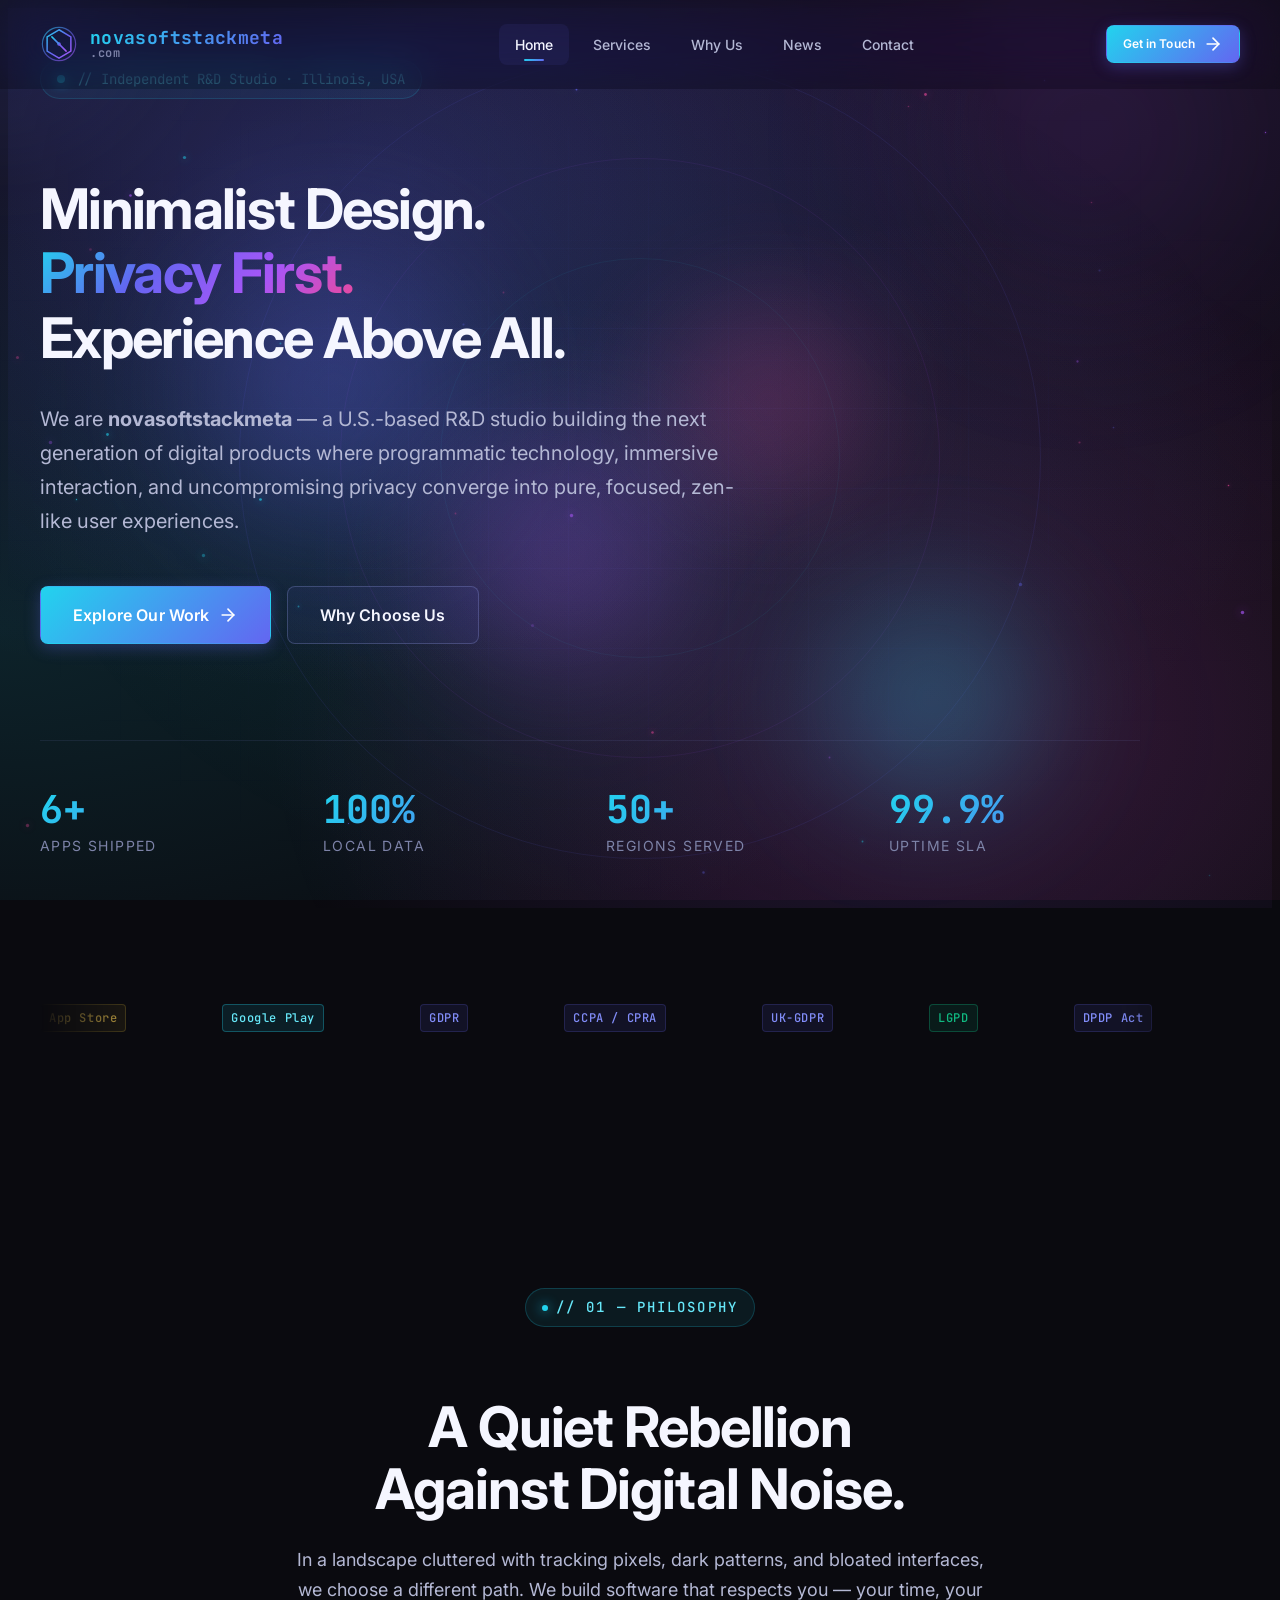
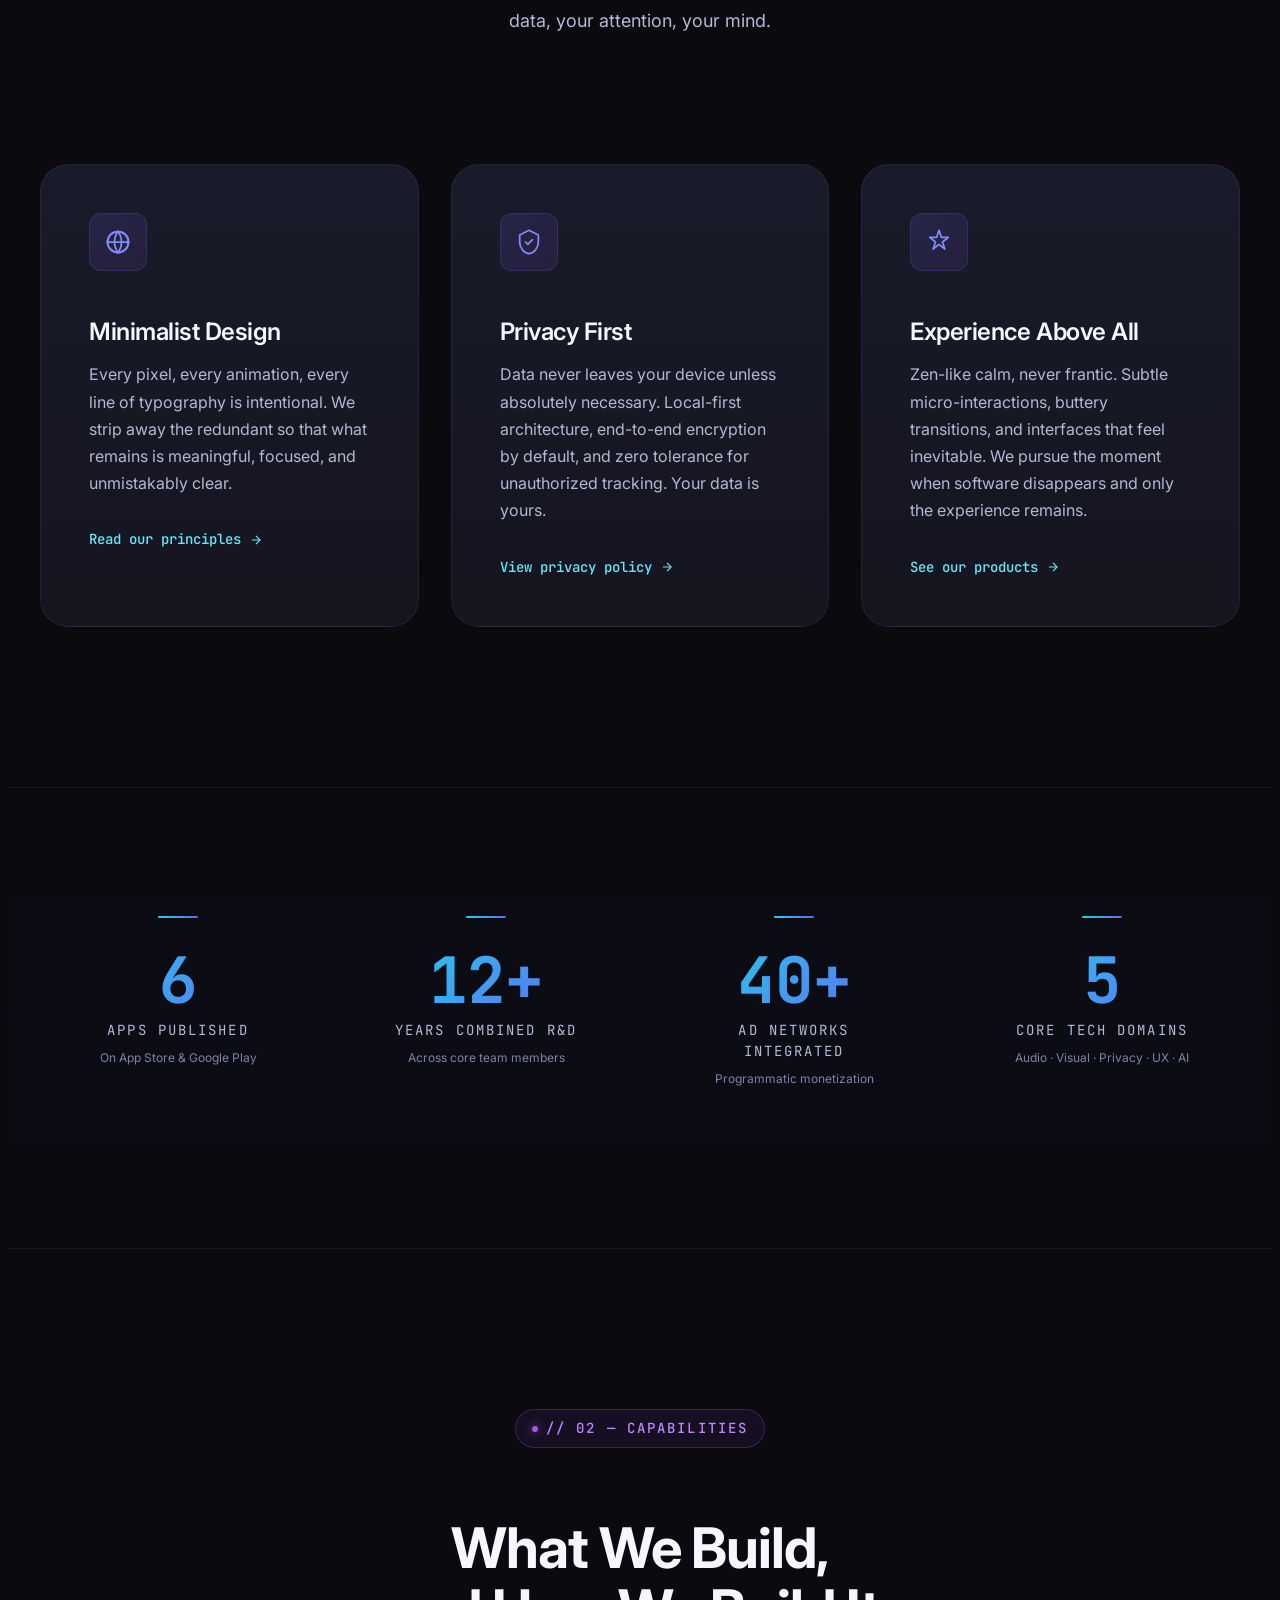
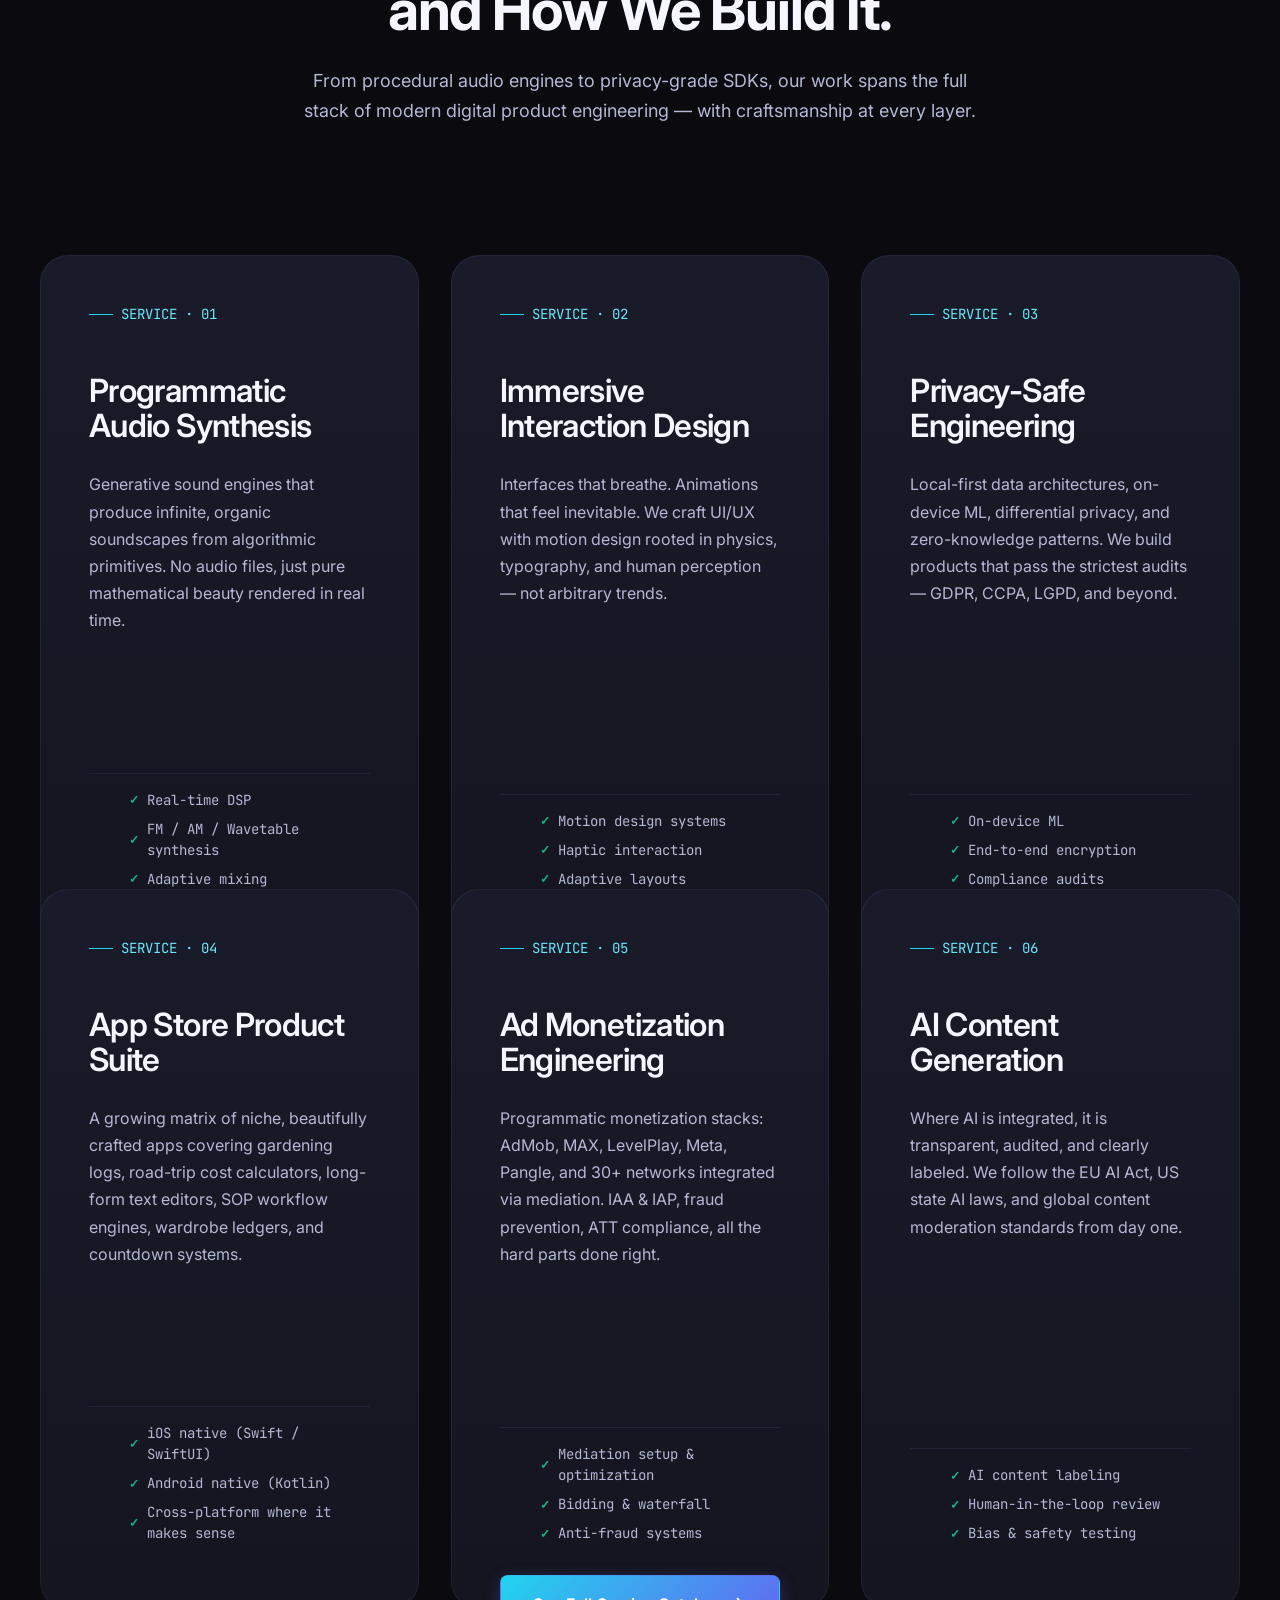
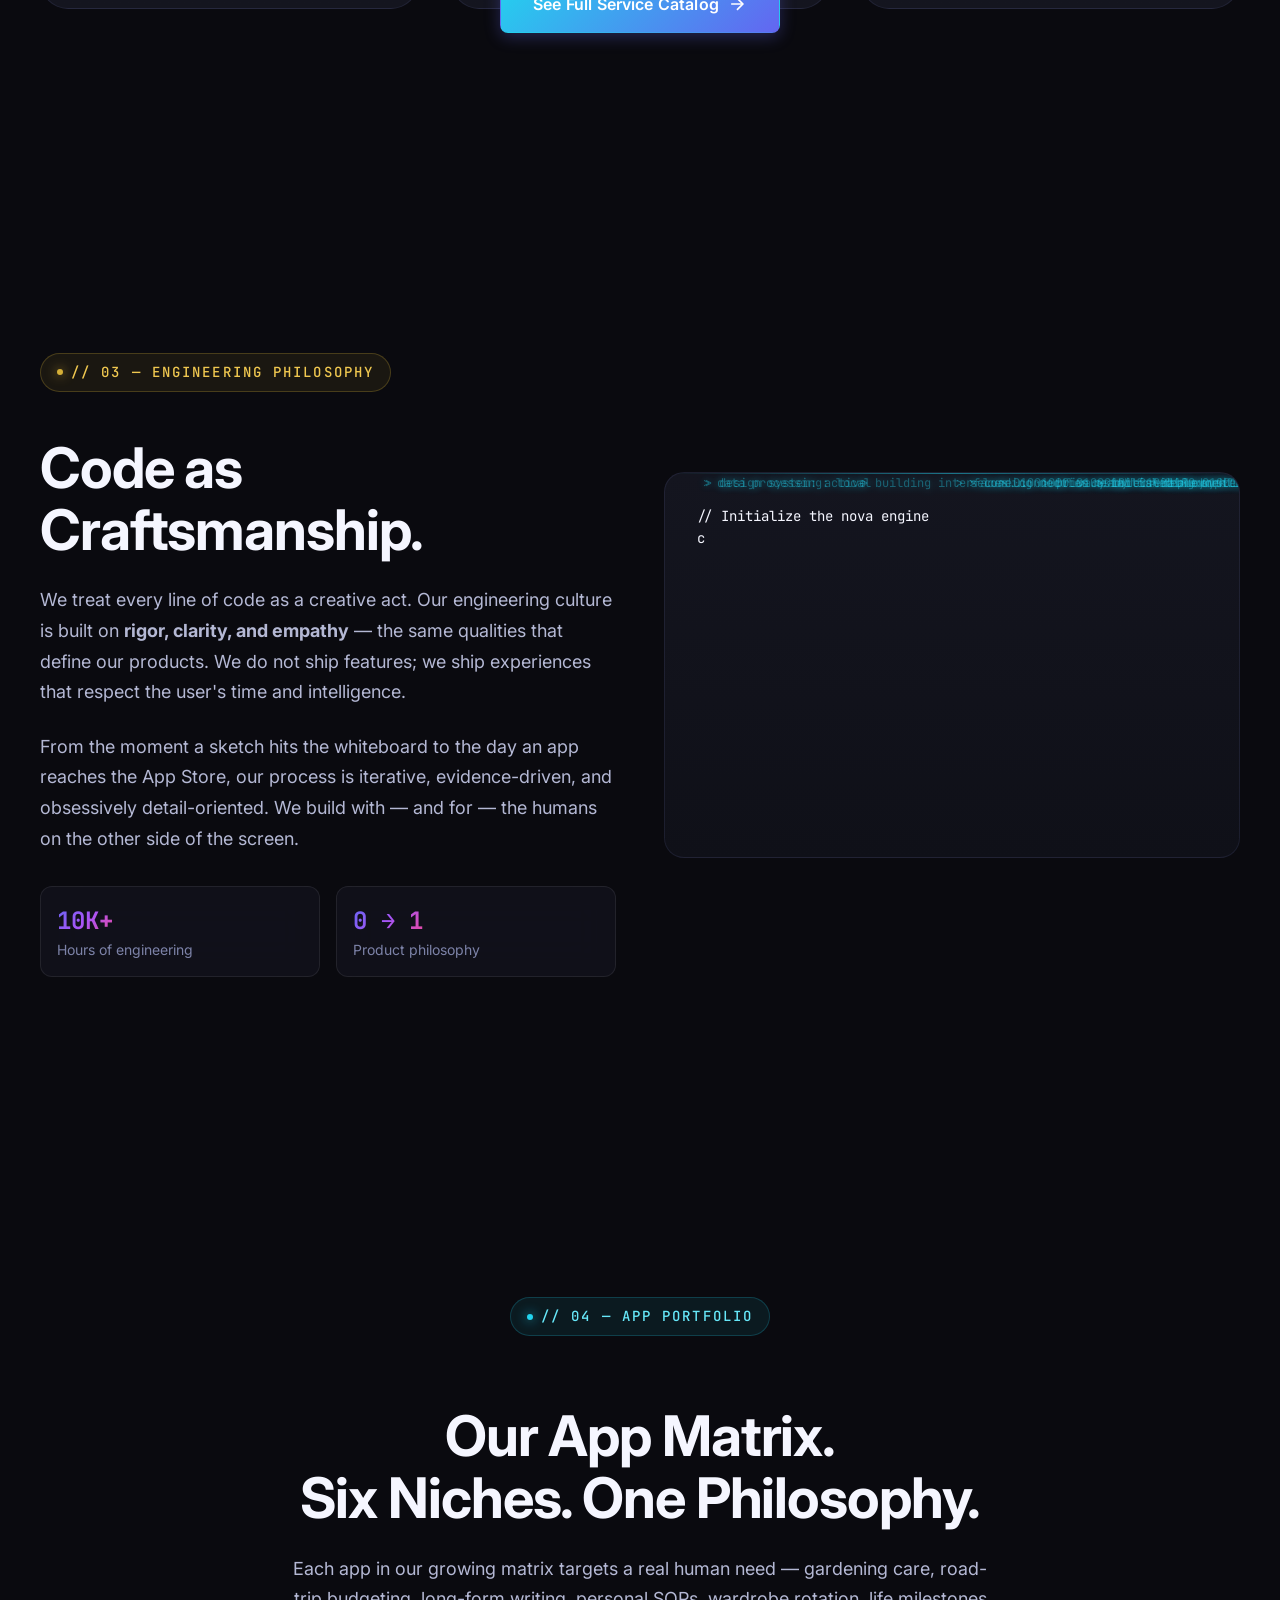
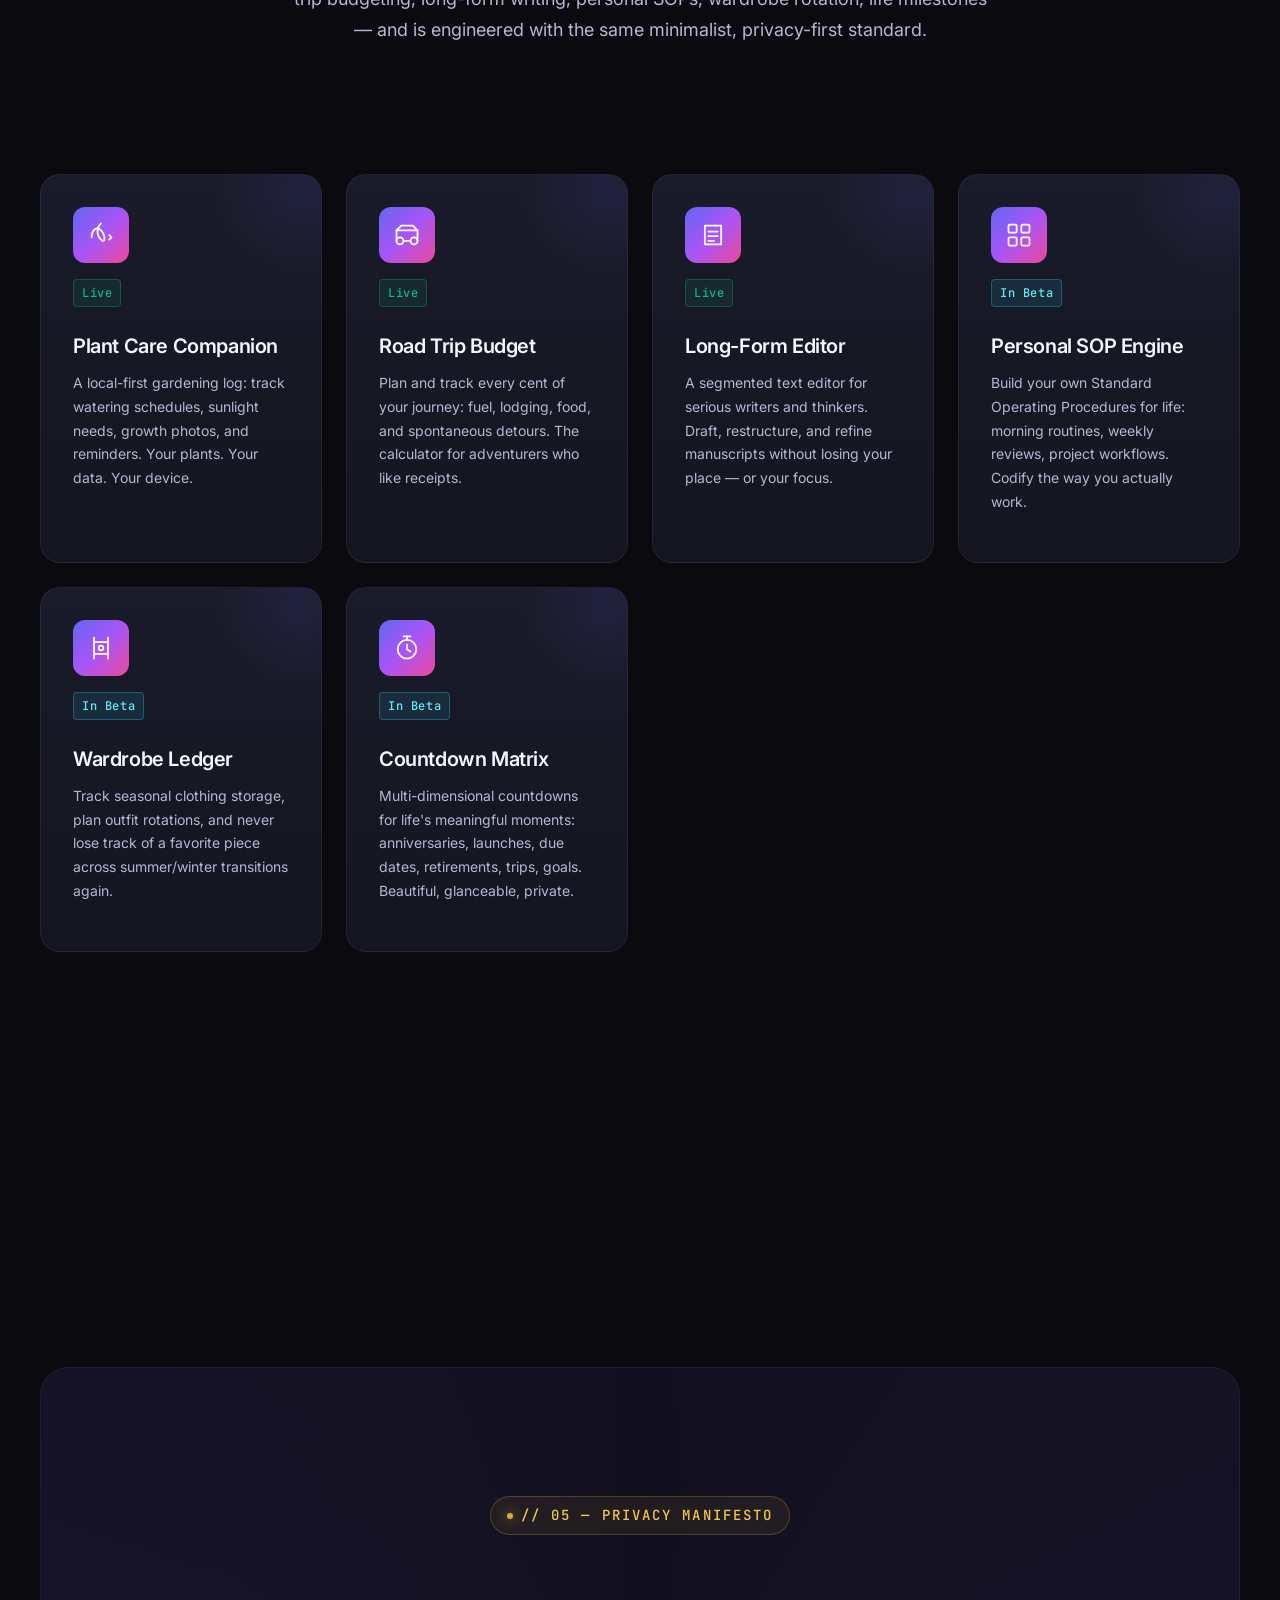
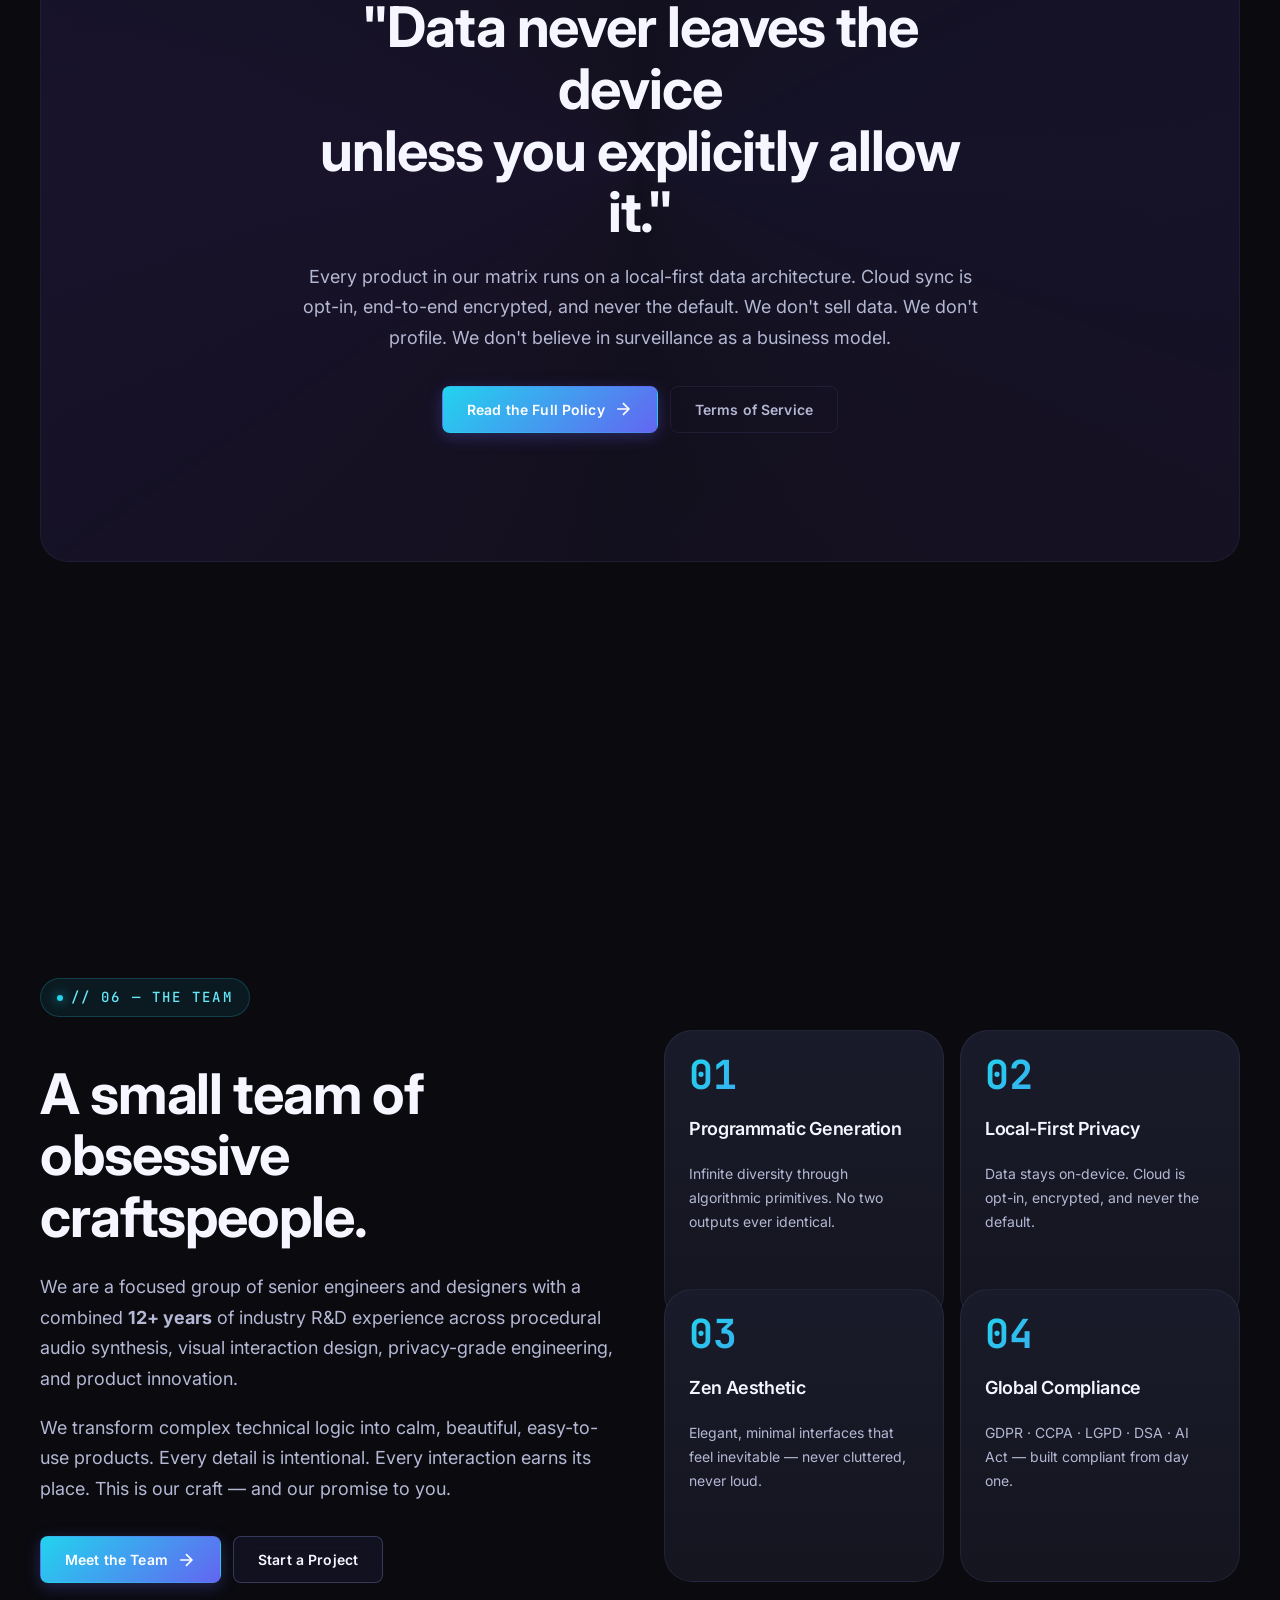
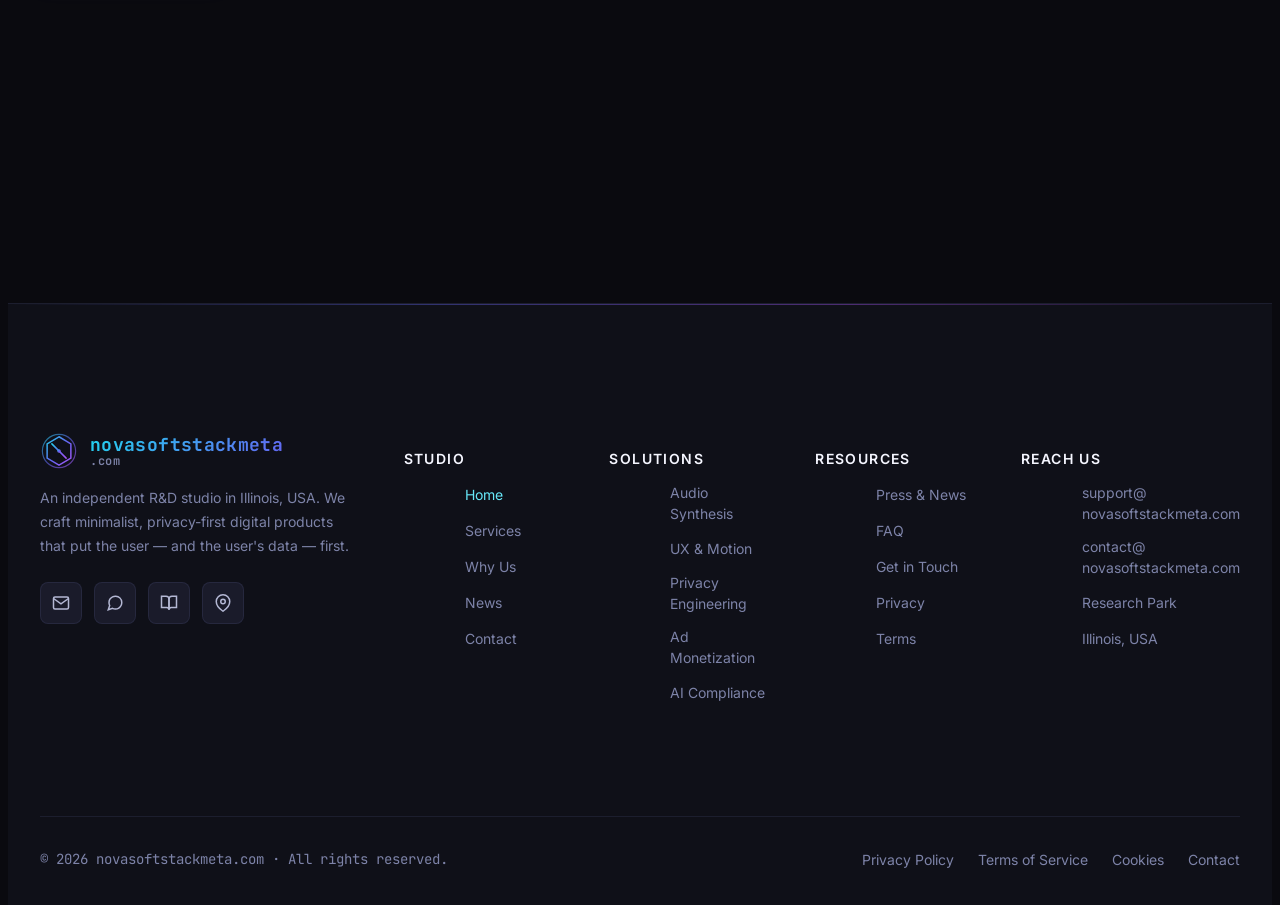
<file: index.html>
<!DOCTYPE html>
<html lang="en">
<head>
<meta charset="UTF-8">
<meta name="viewport" content="width=device-width, initial-scale=1.0, maximum-scale=5.0">
<meta name="theme-color" content="#0a0a0f">
<title>novasoftstackmeta.com — Minimalist Design · Privacy First · Innovation Studio</title>
<meta name="description" content="novasoftstackmeta.com is a U.S.-based R&D studio focused on programmatic technology, immersive interaction design, privacy-first engineering, and elegant local digital products. We craft minimalist apps that put user privacy and experience above all.">
<meta name="keywords" content="novasoftstackmeta, minimalist design, privacy first, programmatic technology, audio synthesis, immersive design, local-first apps, IAA, IAP, app development, R&D studio, Illinois, USA">
<meta name="author" content="novasoftstackmeta">
<meta name="robots" content="index, follow, max-image-preview:large, max-snippet:-1, max-video-preview:-1">
<meta name="googlebot" content="index, follow">
<meta name="rating" content="general">
<meta name="distribution" content="global">
<meta name="revisit-after" content="7 days">
<meta name="language" content="English">
<meta name="geo.region" content="US-IL">
<meta name="geo.placename" content="Illinois, USA">
<link rel="canonical" href="https://novasoftstackmeta.com/">
<link rel="alternate" hreflang="en" href="https://novasoftstackmeta.com/">
<link rel="alternate" hreflang="x-default" href="https://novasoftstackmeta.com/">

<!-- Open Graph -->
<meta property="og:type" content="website">
<meta property="og:site_name" content="novasoftstackmeta.com">
<meta property="og:title" content="novasoftstackmeta.com — Minimalist Design · Privacy First">
<meta property="og:description" content="A U.S.-based R&D studio focused on programmatic technology, immersive interaction design, and privacy-first digital products.">
<meta property="og:url" content="https://novasoftstackmeta.com/">
<meta property="og:image" content="https://novasoftstackmeta.com/images/og-image.svg">
<meta property="og:image:width" content="1200">
<meta property="og:image:height" content="630">
<meta property="og:locale" content="en_US">

<!-- Twitter Card -->
<meta name="twitter:card" content="summary_large_image">
<meta name="twitter:title" content="novasoftstackmeta.com — Minimalist Design · Privacy First">
<meta name="twitter:description" content="A U.S.-based R&D studio focused on programmatic technology, immersive interaction design, and privacy-first digital products.">
<meta name="twitter:image" content="https://novasoftstackmeta.com/images/og-image.svg">

<!-- Favicon -->
<link rel="icon" type="image/svg+xml" href="images/favicon.svg">
<link rel="apple-touch-icon" href="images/apple-touch-icon.svg">

<!-- Preconnect -->
<link rel="preconnect" href="https://fonts.googleapis.com">
<link rel="preconnect" href="https://fonts.gstatic.com" crossorigin>
<link href="https://fonts.googleapis.com/css2?family=Inter:wght@300;400;500;600;700;800;900&family=JetBrains+Mono:wght@400;500;600;700&display=swap" rel="stylesheet">

<!-- Stylesheet -->
<link rel="stylesheet" href="css/main.css">
<link rel="stylesheet" href="css/animations.css">
<link rel="stylesheet" href="css/pages.css">

<!-- JSON-LD Structured Data -->
<script type="application/ld+json">
{
  "@context": "https://schema.org",
  "@type": "Organization",
  "name": "novasoftstackmeta",
  "alternateName": "novasoftstackmeta.com",
  "url": "https://novasoftstackmeta.com",
  "logo": "https://novasoftstackmeta.com/images/logo.svg",
  "description": "A U.S.-based R&D studio focused on programmatic technology, immersive interaction design, and privacy-first digital products.",
  "foundingDate": "2024",
  "address": {
    "@type": "PostalAddress",
    "addressLocality": "Champaign",
    "addressRegion": "IL",
    "addressCountry": "US",
    "streetAddress": "Research Park, University of Illinois"
  },
  "contactPoint": [
    {
      "@type": "ContactPoint",
      "contactType": "customer support",
      "email": "support@novasoftstackmeta.com",
      "availableLanguage": ["English"]
    },
    {
      "@type": "ContactPoint",
      "contactType": "sales",
      "email": "contact@novasoftstackmeta.com",
      "availableLanguage": ["English"]
    }
  ],
  "sameAs": []
}
</script>
<script type="application/ld+json">
{
  "@context": "https://schema.org",
  "@type": "WebSite",
  "name": "novasoftstackmeta.com",
  "url": "https://novasoftstackmeta.com/",
  "inLanguage": "en-US",
  "publisher": {
    "@type": "Organization",
    "name": "novasoftstackmeta"
  }
}
</script>
</head>
<body>

<!-- ============== HEADER / NAVIGATION ============== -->
<header class="site-header" role="banner">
  <div class="container">
    <nav class="nav" role="navigation" aria-label="Primary navigation">
      <a href="index.html" class="nav-brand" aria-label="novasoftstackmeta home">
        <svg class="logo-mark" viewBox="0 0 64 64" fill="none" aria-hidden="true">
          <defs>
            <linearGradient id="hdrlg" x1="0%" y1="0%" x2="100%" y2="100%">
              <stop offset="0%" stop-color="#22d3ee"/>
              <stop offset="50%" stop-color="#6366f1"/>
              <stop offset="100%" stop-color="#a855f7"/>
            </linearGradient>
          </defs>
          <circle cx="32" cy="32" r="28" stroke="url(#hdrlg)" stroke-width="2" fill="none" opacity="0.6"/>
          <path d="M32 8 L52 20 L52 44 L32 56 L12 44 L12 20 Z" stroke="url(#hdrlg)" stroke-width="2.5" fill="none"/>
          <g stroke="url(#hdrlg)" stroke-width="2.5" stroke-linecap="round">
            <line x1="20" y1="44" x2="20" y2="20"/>
            <line x1="20" y1="20" x2="44" y2="44"/>
            <line x1="44" y1="44" x2="44" y2="20"/>
          </g>
          <circle cx="32" cy="32" r="3" fill="url(#hdrlg)"/>
        </svg>
        <span class="nav-brand-text">
          <span class="brand-name">novasoftstackmeta</span>
          <span class="brand-domain">.com</span>
        </span>
      </a>

      <ul class="nav-menu" id="navMenu">
        <li><a href="index.html" class="nav-link active">Home</a></li>
        <li><a href="services.html" class="nav-link">Services</a></li>
        <li><a href="advantages.html" class="nav-link">Why Us</a></li>
        <li><a href="news.html" class="nav-link">News</a></li>
        <li><a href="contact.html" class="nav-link">Contact</a></li>
      </ul>

      <div class="nav-actions">
        <a href="contact.html" class="btn btn-primary btn-sm magnetic">
          <span>Get in Touch</span>
          <svg class="btn-icon" viewBox="0 0 24 24" fill="none" stroke="currentColor" stroke-width="2" stroke-linecap="round" stroke-linejoin="round">
            <line x1="5" y1="12" x2="19" y2="12"></line>
            <polyline points="12 5 19 12 12 19"></polyline>
          </svg>
        </a>
        <button class="nav-toggle" id="navToggle" aria-label="Toggle menu" aria-expanded="false">
          <svg viewBox="0 0 24 24" fill="none" stroke="currentColor" stroke-width="2" stroke-linecap="round" stroke-linejoin="round">
            <line x1="3" y1="6" x2="21" y2="6"></line>
            <line x1="3" y1="12" x2="21" y2="12"></line>
            <line x1="3" y1="18" x2="21" y2="18"></line>
          </svg>
        </button>
      </div>
    </nav>
  </div>
</header>

<!-- ============== HERO SECTION ============== -->
<section class="hero" aria-label="Introduction">
  <div class="hero-bg" aria-hidden="true">
    <div class="hero-grid"></div>
    <div class="hero-orbit"></div>
  </div>
  <div data-particles aria-hidden="true" style="position:absolute;inset:0;z-index:1;pointer-events:none;"></div>
  <div data-orbs aria-hidden="true" style="position:absolute;inset:0;z-index:0;pointer-events:none;overflow:hidden;"></div>

  <div class="container">
    <div class="hero-content">
      <div class="hero-pretitle hero-subtitle-animate">
        <span class="dot"></span>
        <span>// Independent R&D Studio · Illinois, USA</span>
      </div>

      <h1 class="hero-title hero-title-animate">
        Minimalist Design.<br>
        <span class="gradient-text-aurora">Privacy First.</span><br>
        Experience Above All.
      </h1>

      <p class="hero-subtitle hero-subtitle-animate">
        We are <strong>novasoftstackmeta</strong> — a U.S.-based R&D studio building the next generation of digital products where programmatic technology, immersive interaction, and uncompromising privacy converge into pure, focused, zen-like user experiences.
      </p>

      <div class="hero-cta hero-cta-animate">
        <a href="services.html" class="btn btn-primary btn-lg magnetic">
          <span>Explore Our Work</span>
          <svg class="btn-icon" viewBox="0 0 24 24" fill="none" stroke="currentColor" stroke-width="2" stroke-linecap="round" stroke-linejoin="round">
            <line x1="5" y1="12" x2="19" y2="12"></line>
            <polyline points="12 5 19 12 12 19"></polyline>
          </svg>
        </a>
        <a href="advantages.html" class="btn btn-secondary btn-lg magnetic">
          <span>Why Choose Us</span>
        </a>
      </div>

      <div class="hero-stats hero-stats-animate">
        <div class="stat-item">
          <div class="stat-value"><span class="counter" data-target="6" data-duration="1500">0</span>+</div>
          <div class="stat-label">Apps Shipped</div>
        </div>
        <div class="stat-item">
          <div class="stat-value"><span class="counter" data-target="100" data-duration="1800" data-suffix="%">0</span></div>
          <div class="stat-label">Local Data</div>
        </div>
        <div class="stat-item">
          <div class="stat-value"><span class="counter" data-target="50" data-duration="1800" data-suffix="+">0</span></div>
          <div class="stat-label">Regions Served</div>
        </div>
        <div class="stat-item">
          <div class="stat-value"><span class="counter" data-target="99.9" data-duration="2000" data-decimals="1" data-suffix="%">0</span></div>
          <div class="stat-label">Uptime SLA</div>
        </div>
      </div>
    </div>
  </div>
</section>

<!-- ============== MARQUEE / TRUSTED BY ============== -->
<section class="section-sm" aria-label="Compliance and platforms">
  <div class="container">
    <div class="marquee reveal">
      <div class="marquee-track">
        <span class="badge badge-gold">App Store</span>
        <span class="badge badge-cyan">Google Play</span>
        <span class="badge">GDPR</span>
        <span class="badge">CCPA / CPRA</span>
        <span class="badge">UK-GDPR</span>
        <span class="badge badge-success">LGPD</span>
        <span class="badge">DPDP Act</span>
        <span class="badge badge-purple">PIPEDA</span>
        <span class="badge">DSA Compliant</span>
        <span class="badge badge-success">iOS 18 Ready</span>
        <span class="badge badge-cyan">Android 15 Ready</span>
        <span class="badge badge-gold">AI Act</span>
        <!-- duplicate for seamless loop -->
        <span class="badge badge-gold">App Store</span>
        <span class="badge badge-cyan">Google Play</span>
        <span class="badge">GDPR</span>
        <span class="badge">CCPA / CPRA</span>
        <span class="badge">UK-GDPR</span>
        <span class="badge badge-success">LGPD</span>
        <span class="badge">DPDP Act</span>
        <span class="badge badge-purple">PIPEDA</span>
        <span class="badge">DSA Compliant</span>
        <span class="badge badge-success">iOS 18 Ready</span>
        <span class="badge badge-cyan">Android 15 Ready</span>
        <span class="badge badge-gold">AI Act</span>
      </div>
    </div>
  </div>
</section>

<!-- ============== PHILOSOPHY / CORE PRINCIPLES ============== -->
<section class="section" id="philosophy" aria-labelledby="philosophy-title">
  <div class="container">
    <div class="section-header reveal">
      <span class="eyebrow">// 01 — Philosophy</span>
      <h2 class="section-title" id="philosophy-title">A Quiet Rebellion<br>Against Digital Noise.</h2>
      <p class="section-description">
        In a landscape cluttered with tracking pixels, dark patterns, and bloated interfaces, we choose a different path. We build software that respects you — your time, your data, your attention, your mind.
      </p>
    </div>

    <div class="grid grid-3 reveal stagger-children">
      <div class="feature-card">
        <div class="feature-icon">
          <svg viewBox="0 0 24 24" fill="none" stroke="currentColor" stroke-width="1.5" stroke-linecap="round" stroke-linejoin="round">
            <circle cx="12" cy="12" r="9"/>
            <path d="M12 3 a9 9 0 0 1 0 18 a9 9 0 0 1 0 -18"/>
            <path d="M3 12 L21 12"/>
            <path d="M12 3 a15 15 0 0 1 0 18 a15 15 0 0 1 0 -18"/>
          </svg>
        </div>
        <h3 class="feature-title">Minimalist Design</h3>
        <p class="feature-description">Every pixel, every animation, every line of typography is intentional. We strip away the redundant so that what remains is meaningful, focused, and unmistakably clear.</p>
        <a href="advantages.html" class="feature-link">
          <span>Read our principles</span>
          <svg viewBox="0 0 24 24" fill="none" stroke="currentColor" stroke-width="2"><line x1="5" y1="12" x2="19" y2="12"></line><polyline points="12 5 19 12 12 19"></polyline></svg>
        </a>
      </div>

      <div class="feature-card">
        <div class="feature-icon">
          <svg viewBox="0 0 24 24" fill="none" stroke="currentColor" stroke-width="1.5" stroke-linecap="round" stroke-linejoin="round">
            <path d="M12 2 L4 6 L4 12 c0 5 3.5 9.5 8 10 c4.5 -0.5 8 -5 8 -10 L20 6 Z"/>
            <path d="M9 12 L11 14 L15 10"/>
          </svg>
        </div>
        <h3 class="feature-title">Privacy First</h3>
        <p class="feature-description">Data never leaves your device unless absolutely necessary. Local-first architecture, end-to-end encryption by default, and zero tolerance for unauthorized tracking. Your data is yours.</p>
        <a href="privacy-policy.html" class="feature-link">
          <span>View privacy policy</span>
          <svg viewBox="0 0 24 24" fill="none" stroke="currentColor" stroke-width="2"><line x1="5" y1="12" x2="19" y2="12"></line><polyline points="12 5 19 12 12 19"></polyline></svg>
        </a>
      </div>

      <div class="feature-card">
        <div class="feature-icon">
          <svg viewBox="0 0 24 24" fill="none" stroke="currentColor" stroke-width="1.5" stroke-linecap="round" stroke-linejoin="round">
            <path d="M12 2 L14 8 L20 8 L15 12 L17 18 L12 14 L7 18 L9 12 L4 8 L10 8 Z"/>
          </svg>
        </div>
        <h3 class="feature-title">Experience Above All</h3>
        <p class="feature-description">Zen-like calm, never frantic. Subtle micro-interactions, buttery transitions, and interfaces that feel inevitable. We pursue the moment when software disappears and only the experience remains.</p>
        <a href="services.html" class="feature-link">
          <span>See our products</span>
          <svg viewBox="0 0 24 24" fill="none" stroke="currentColor" stroke-width="2"><line x1="5" y1="12" x2="19" y2="12"></line><polyline points="12 5 19 12 12 19"></polyline></svg>
        </a>
      </div>
    </div>
  </div>
</section>

<!-- ============== STATS / NUMBERS ============== -->
<section class="stats-section" aria-label="Key metrics">
  <div class="container">
    <div class="stats-grid reveal stagger-children">
      <div class="stat-card">
        <div class="stat-value"><span class="counter" data-target="6" data-duration="1500">0</span></div>
        <div class="stat-label">Apps Published</div>
        <div class="stat-description">On App Store & Google Play</div>
      </div>
      <div class="stat-card">
        <div class="stat-value"><span class="counter" data-target="12" data-duration="1500">0</span>+</div>
        <div class="stat-label">Years Combined R&D</div>
        <div class="stat-description">Across core team members</div>
      </div>
      <div class="stat-card">
        <div class="stat-value"><span class="counter" data-target="40" data-duration="1800">0</span>+</div>
        <div class="stat-label">Ad Networks Integrated</div>
        <div class="stat-description">Programmatic monetization</div>
      </div>
      <div class="stat-card">
        <div class="stat-value"><span class="counter" data-target="5" data-duration="1500">0</span></div>
        <div class="stat-label">Core Tech Domains</div>
        <div class="stat-description">Audio · Visual · Privacy · UX · AI</div>
      </div>
    </div>
  </div>
</section>

<!-- ============== SERVICES OVERVIEW ============== -->
<section class="section" id="services" aria-labelledby="services-title">
  <div class="container">
    <div class="section-header reveal">
      <span class="eyebrow eyebrow-purple">// 02 — Capabilities</span>
      <h2 class="section-title" id="services-title">What We Build,<br>and How We Build It.</h2>
      <p class="section-description">
        From procedural audio engines to privacy-grade SDKs, our work spans the full stack of modern digital product engineering — with craftsmanship at every layer.
      </p>
    </div>

    <div class="grid grid-3 reveal stagger-children">
      <div class="service-card">
        <div class="service-number">SERVICE · 01</div>
        <h3>Programmatic Audio Synthesis</h3>
        <p>Generative sound engines that produce infinite, organic soundscapes from algorithmic primitives. No audio files, just pure mathematical beauty rendered in real time.</p>
        <ul class="service-features">
          <li>Real-time DSP</li>
          <li>FM / AM / Wavetable synthesis</li>
          <li>Adaptive mixing</li>
        </ul>
      </div>

      <div class="service-card">
        <div class="service-number">SERVICE · 02</div>
        <h3>Immersive Interaction Design</h3>
        <p>Interfaces that breathe. Animations that feel inevitable. We craft UI/UX with motion design rooted in physics, typography, and human perception — not arbitrary trends.</p>
        <ul class="service-features">
          <li>Motion design systems</li>
          <li>Haptic interaction</li>
          <li>Adaptive layouts</li>
        </ul>
      </div>

      <div class="service-card">
        <div class="service-number">SERVICE · 03</div>
        <h3>Privacy-Safe Engineering</h3>
        <p>Local-first data architectures, on-device ML, differential privacy, and zero-knowledge patterns. We build products that pass the strictest audits — GDPR, CCPA, LGPD, and beyond.</p>
        <ul class="service-features">
          <li>On-device ML</li>
          <li>End-to-end encryption</li>
          <li>Compliance audits</li>
        </ul>
      </div>

      <div class="service-card">
        <div class="service-number">SERVICE · 04</div>
        <h3>App Store Product Suite</h3>
        <p>A growing matrix of niche, beautifully crafted apps covering gardening logs, road-trip cost calculators, long-form text editors, SOP workflow engines, wardrobe ledgers, and countdown systems.</p>
        <ul class="service-features">
          <li>iOS native (Swift / SwiftUI)</li>
          <li>Android native (Kotlin)</li>
          <li>Cross-platform where it makes sense</li>
        </ul>
      </div>

      <div class="service-card">
        <div class="service-number">SERVICE · 05</div>
        <h3>Ad Monetization Engineering</h3>
        <p>Programmatic monetization stacks: AdMob, MAX, LevelPlay, Meta, Pangle, and 30+ networks integrated via mediation. IAA & IAP, fraud prevention, ATT compliance, all the hard parts done right.</p>
        <ul class="service-features">
          <li>Mediation setup & optimization</li>
          <li>Bidding & waterfall</li>
          <li>Anti-fraud systems</li>
        </ul>
      </div>

      <div class="service-card">
        <div class="service-number">SERVICE · 06</div>
        <h3>AI Content Generation</h3>
        <p>Where AI is integrated, it is transparent, audited, and clearly labeled. We follow the EU AI Act, US state AI laws, and global content moderation standards from day one.</p>
        <ul class="service-features">
          <li>AI content labeling</li>
          <li>Human-in-the-loop review</li>
          <li>Bias & safety testing</li>
        </ul>
      </div>
    </div>

    <div class="text-center reveal" style="margin-top: var(--space-10);">
      <a href="services.html" class="btn btn-primary btn-lg magnetic">
        <span>See Full Service Catalog</span>
        <svg class="btn-icon" viewBox="0 0 24 24" fill="none" stroke="currentColor" stroke-width="2"><line x1="5" y1="12" x2="19" y2="12"></line><polyline points="12 5 19 12 12 19"></polyline></svg>
      </a>
    </div>
  </div>
</section>

<!-- ============== CODE / PHILOSOPHY DEMO ============== -->
<section class="section" aria-label="Code philosophy">
  <div class="container">
    <div class="grid grid-2 gap-8" style="align-items: center;">
      <div class="reveal-left">
        <span class="eyebrow eyebrow-gold">// 03 — Engineering Philosophy</span>
        <h2 class="section-title" style="text-align: left;">Code as<br>Craftsmanship.</h2>
        <p style="font-size: var(--fs-md); margin-bottom: var(--space-5);">
          We treat every line of code as a creative act. Our engineering culture is built on <strong>rigor, clarity, and empathy</strong> — the same qualities that define our products. We do not ship features; we ship experiences that respect the user's time and intelligence.
        </p>
        <p style="font-size: var(--fs-md); margin-bottom: var(--space-6);">
          From the moment a sketch hits the whiteboard to the day an app reaches the App Store, our process is iterative, evidence-driven, and obsessively detail-oriented. We build with — and for — the humans on the other side of the screen.
        </p>

        <div class="grid grid-2 gap-4">
          <div class="card-glass" style="padding: var(--space-4); border-radius: var(--radius-lg);">
            <div class="mono gradient-text" style="font-size: var(--fs-xl); font-weight: var(--fw-bold);">10K+</div>
            <div style="font-size: var(--fs-sm); color: var(--color-text-tertiary);">Hours of engineering</div>
          </div>
          <div class="card-glass" style="padding: var(--space-4); border-radius: var(--radius-lg);">
            <div class="mono gradient-text" style="font-size: var(--fs-xl); font-weight: var(--fw-bold);">0 → 1</div>
            <div style="font-size: var(--fs-sm); color: var(--color-text-tertiary);">Product philosophy</div>
          </div>
        </div>
      </div>

      <div class="reveal-right">
        <div class="code-card" style="position: relative;">
          <div class="data-streams" data-streams style="inset: 0; position: absolute;"></div>
          <div data-code-demo style="position: relative; z-index: 2; min-height: 320px;"></div>
        </div>
      </div>
    </div>
  </div>
</section>

<!-- ============== APP SHOWCASE ============== -->
<section class="section" id="apps" aria-labelledby="apps-title">
  <div class="container">
    <div class="section-header reveal">
      <span class="eyebrow">// 04 — App Portfolio</span>
      <h2 class="section-title" id="apps-title">Our App Matrix.<br>Six Niches. One Philosophy.</h2>
      <p class="section-description">
        Each app in our growing matrix targets a real human need — gardening care, road-trip budgeting, long-form writing, personal SOPs, wardrobe rotation, life milestones — and is engineered with the same minimalist, privacy-first standard.
      </p>
    </div>

    <div class="app-showcase-grid reveal stagger-children">
      <div class="app-card">
        <div class="app-card-icon">
          <svg viewBox="0 0 24 24" fill="none" stroke="currentColor" stroke-width="1.5" stroke-linecap="round" stroke-linejoin="round">
            <path d="M12 2 C8 6, 8 12, 12 16 C16 20, 16 12, 12 8 C8 4, 4 8, 4 14"/>
            <path d="M19 12 L21 14 L19 16"/>
          </svg>
        </div>
        <span class="badge badge-success" style="margin-bottom: var(--space-2);">Live</span>
        <h3>Plant Care Companion</h3>
        <p>A local-first gardening log: track watering schedules, sunlight needs, growth photos, and reminders. Your plants. Your data. Your device.</p>
      </div>

      <div class="app-card">
        <div class="app-card-icon">
          <svg viewBox="0 0 24 24" fill="none" stroke="currentColor" stroke-width="1.5" stroke-linecap="round" stroke-linejoin="round">
            <circle cx="6" cy="17" r="3"/>
            <circle cx="18" cy="17" r="3"/>
            <path d="M9 17 L15 17"/>
            <path d="M3 17 L3 8 L21 8 L21 17"/>
            <path d="M3 8 L7 4 L17 4 L21 8"/>
          </svg>
        </div>
        <span class="badge badge-success" style="margin-bottom: var(--space-2);">Live</span>
        <h3>Road Trip Budget</h3>
        <p>Plan and track every cent of your journey: fuel, lodging, food, and spontaneous detours. The calculator for adventurers who like receipts.</p>
      </div>

      <div class="app-card">
        <div class="app-card-icon">
          <svg viewBox="0 0 24 24" fill="none" stroke="currentColor" stroke-width="1.5" stroke-linecap="round" stroke-linejoin="round">
            <path d="M5 4 L19 4 L19 20 L5 20 Z"/>
            <line x1="8" y1="9" x2="16" y2="9"/>
            <line x1="8" y1="13" x2="16" y2="13"/>
            <line x1="8" y1="17" x2="13" y2="17"/>
          </svg>
        </div>
        <span class="badge badge-success" style="margin-bottom: var(--space-2);">Live</span>
        <h3>Long-Form Editor</h3>
        <p>A segmented text editor for serious writers and thinkers. Draft, restructure, and refine manuscripts without losing your place — or your focus.</p>
      </div>

      <div class="app-card">
        <div class="app-card-icon">
          <svg viewBox="0 0 24 24" fill="none" stroke="currentColor" stroke-width="1.5" stroke-linecap="round" stroke-linejoin="round">
            <rect x="3" y="3" width="7" height="7" rx="1"/>
            <rect x="14" y="3" width="7" height="7" rx="1"/>
            <rect x="3" y="14" width="7" height="7" rx="1"/>
            <rect x="14" y="14" width="7" height="7" rx="1"/>
          </svg>
        </div>
        <span class="badge badge-cyan" style="margin-bottom: var(--space-2);">In Beta</span>
        <h3>Personal SOP Engine</h3>
        <p>Build your own Standard Operating Procedures for life: morning routines, weekly reviews, project workflows. Codify the way you actually work.</p>
      </div>

      <div class="app-card">
        <div class="app-card-icon">
          <svg viewBox="0 0 24 24" fill="none" stroke="currentColor" stroke-width="1.5" stroke-linecap="round" stroke-linejoin="round">
            <path d="M6 3 L6 21"/>
            <path d="M18 3 L18 21"/>
            <path d="M6 7 L18 7"/>
            <path d="M6 17 L18 17"/>
            <circle cx="12" cy="12" r="2"/>
          </svg>
        </div>
        <span class="badge badge-cyan" style="margin-bottom: var(--space-2);">In Beta</span>
        <h3>Wardrobe Ledger</h3>
        <p>Track seasonal clothing storage, plan outfit rotations, and never lose track of a favorite piece across summer/winter transitions again.</p>
      </div>

      <div class="app-card">
        <div class="app-card-icon">
          <svg viewBox="0 0 24 24" fill="none" stroke="currentColor" stroke-width="1.5" stroke-linecap="round" stroke-linejoin="round">
            <circle cx="12" cy="13" r="8"/>
            <path d="M12 9 L12 13 L15 15"/>
            <path d="M9 2 L15 2"/>
            <path d="M12 2 L12 5"/>
          </svg>
        </div>
        <span class="badge badge-cyan" style="margin-bottom: var(--space-2);">In Beta</span>
        <h3>Countdown Matrix</h3>
        <p>Multi-dimensional countdowns for life's meaningful moments: anniversaries, launches, due dates, retirements, trips, goals. Beautiful, glanceable, private.</p>
      </div>
    </div>
  </div>
</section>

<!-- ============== PRIVACY MANIFESTO ============== -->
<section class="section" aria-label="Privacy manifesto">
  <div class="container">
    <div class="cta-section reveal">
      <div class="cta-content">
        <span class="eyebrow eyebrow-gold" style="margin: 0 auto var(--space-4);">// 05 — Privacy Manifesto</span>
        <h2>"Data never leaves the device<br>unless you explicitly allow it."</h2>
        <p>Every product in our matrix runs on a local-first data architecture. Cloud sync is opt-in, end-to-end encrypted, and never the default. We don't sell data. We don't profile. We don't believe in surveillance as a business model.</p>
        <div class="cta-buttons">
          <a href="privacy-policy.html" class="btn btn-primary magnetic">
            <span>Read the Full Policy</span>
            <svg class="btn-icon" viewBox="0 0 24 24" fill="none" stroke="currentColor" stroke-width="2"><line x1="5" y1="12" x2="19" y2="12"></line><polyline points="12 5 19 12 12 19"></polyline></svg>
          </a>
          <a href="terms-of-service.html" class="btn btn-ghost magnetic">
            <span>Terms of Service</span>
          </a>
        </div>
      </div>
    </div>
  </div>
</section>

<!-- ============== TEAM & CONTACT CTA ============== -->
<section class="section" id="team" aria-labelledby="team-title">
  <div class="container">
    <div class="grid grid-2 gap-8" style="align-items: center;">
      <div class="reveal-left">
        <span class="eyebrow">// 06 — The Team</span>
        <h2 class="section-title" style="text-align: left;" id="team-title">A small team of<br>obsessive craftspeople.</h2>
        <p style="font-size: var(--fs-md); margin-bottom: var(--space-4);">
          We are a focused group of senior engineers and designers with a combined <strong>12+ years</strong> of industry R&D experience across procedural audio synthesis, visual interaction design, privacy-grade engineering, and product innovation.
        </p>
        <p style="font-size: var(--fs-md); margin-bottom: var(--space-6);">
          We transform complex technical logic into calm, beautiful, easy-to-use products. Every detail is intentional. Every interaction earns its place. This is our craft — and our promise to you.
        </p>
        <div style="display: flex; gap: var(--space-3); flex-wrap: wrap;">
          <a href="advantages.html" class="btn btn-primary magnetic">
            <span>Meet the Team</span>
            <svg class="btn-icon" viewBox="0 0 24 24" fill="none" stroke="currentColor" stroke-width="2"><line x1="5" y1="12" x2="19" y2="12"></line><polyline points="12 5 19 12 12 19"></polyline></svg>
          </a>
          <a href="contact.html" class="btn btn-secondary magnetic">
            <span>Start a Project</span>
          </a>
        </div>
      </div>

      <div class="reveal-right">
        <div class="grid grid-2 gap-4">
          <div class="value-card" style="padding: var(--space-5);">
            <div class="value-card-number">01</div>
            <h4 style="font-size: var(--fs-md);">Programmatic Generation</h4>
            <p style="font-size: var(--fs-sm);">Infinite diversity through algorithmic primitives. No two outputs ever identical.</p>
          </div>
          <div class="value-card" style="padding: var(--space-5);">
            <div class="value-card-number">02</div>
            <h4 style="font-size: var(--fs-md);">Local-First Privacy</h4>
            <p style="font-size: var(--fs-sm);">Data stays on-device. Cloud is opt-in, encrypted, and never the default.</p>
          </div>
          <div class="value-card" style="padding: var(--space-5);">
            <div class="value-card-number">03</div>
            <h4 style="font-size: var(--fs-md);">Zen Aesthetic</h4>
            <p style="font-size: var(--fs-sm);">Elegant, minimal interfaces that feel inevitable — never cluttered, never loud.</p>
          </div>
          <div class="value-card" style="padding: var(--space-5);">
            <div class="value-card-number">04</div>
            <h4 style="font-size: var(--fs-md);">Global Compliance</h4>
            <p style="font-size: var(--fs-sm);">GDPR · CCPA · LGPD · DSA · AI Act — built compliant from day one.</p>
          </div>
        </div>
      </div>
    </div>
  </div>
</section>

<!-- ============== FOOTER ============== -->
<footer class="site-footer" role="contentinfo">
  <div class="container">
    <div class="footer-grid">
      <div class="footer-brand">
        <a href="index.html" class="nav-brand" aria-label="novasoftstackmeta home">
          <svg class="logo-mark" viewBox="0 0 64 64" fill="none" aria-hidden="true">
            <defs><linearGradient id="fl2" x1="0%" y1="0%" x2="100%" y2="100%"><stop offset="0%" stop-color="#22d3ee"/><stop offset="50%" stop-color="#6366f1"/><stop offset="100%" stop-color="#a855f7"/></linearGradient></defs>
            <circle cx="32" cy="32" r="28" stroke="url(#fl2)" stroke-width="2" fill="none" opacity="0.6"/>
            <path d="M32 8 L52 20 L52 44 L32 56 L12 44 L12 20 Z" stroke="url(#fl2)" stroke-width="2.5" fill="none"/>
            <g stroke="url(#fl2)" stroke-width="2.5" stroke-linecap="round">
              <line x1="20" y1="44" x2="20" y2="20"/><line x1="20" y1="20" x2="44" y2="44"/><line x1="44" y1="44" x2="44" y2="20"/>
            </g>
            <circle cx="32" cy="32" r="3" fill="url(#fl2)"/>
          </svg>
          <span class="nav-brand-text">
            <span class="brand-name">novasoftstackmeta</span>
            <span class="brand-domain">.com</span>
          </span>
        </a>
        <p class="footer-description">An independent R&D studio in Illinois, USA. We craft minimalist, privacy-first digital products that put the user — and the user's data — first.</p>
        <div class="footer-socials">
          <a href="mailto:support@novasoftstackmeta.com" class="social-link" aria-label="Email support">
            <svg viewBox="0 0 24 24" fill="none" stroke="currentColor" stroke-width="2"><path d="M4 4h16c1.1 0 2 .9 2 2v12c0 1.1-.9 2-2 2H4c-1.1 0-2-.9-2-2V6c0-1.1.9-2 2-2z"></path><polyline points="22,6 12,13 2,6"></polyline></svg>
          </a>
          <a href="mailto:contact@novasoftstackmeta.com" class="social-link" aria-label="Email contact">
            <svg viewBox="0 0 24 24" fill="none" stroke="currentColor" stroke-width="2"><path d="M21 11.5a8.38 8.38 0 0 1-.9 3.8 8.5 8.5 0 0 1-7.6 4.7 8.38 8.38 0 0 1-3.8-.9L3 21l1.9-5.7a8.38 8.38 0 0 1-.9-3.8 8.5 8.5 0 0 1 4.7-7.6 8.38 8.38 0 0 1 3.8-.9h.5a8.48 8.48 0 0 1 8 8v.5z"></path></svg>
          </a>
          <a href="news.html" class="social-link" aria-label="News">
            <svg viewBox="0 0 24 24" fill="none" stroke="currentColor" stroke-width="2"><path d="M2 3h6a4 4 0 0 1 4 4v14a3 3 0 0 0-3-3H2z"></path><path d="M22 3h-6a4 4 0 0 0-4 4v14a3 3 0 0 1 3-3h7z"></path></svg>
          </a>
          <a href="contact.html" class="social-link" aria-label="Contact">
            <svg viewBox="0 0 24 24" fill="none" stroke="currentColor" stroke-width="2"><path d="M21 10c0 7-9 13-9 13s-9-6-9-13a9 9 0 0 1 18 0z"></path><circle cx="12" cy="10" r="3"></circle></svg>
          </a>
        </div>
      </div>

      <div class="footer-column">
        <h4>Studio</h4>
        <ul class="footer-links">
          <li><a href="index.html">Home</a></li>
          <li><a href="services.html">Services</a></li>
          <li><a href="advantages.html">Why Us</a></li>
          <li><a href="news.html">News</a></li>
          <li><a href="contact.html">Contact</a></li>
        </ul>
      </div>

      <div class="footer-column">
        <h4>Solutions</h4>
        <ul class="footer-links">
          <li><a href="services.html#audio">Audio Synthesis</a></li>
          <li><a href="services.html#ux">UX & Motion</a></li>
          <li><a href="services.html#privacy">Privacy Engineering</a></li>
          <li><a href="services.html#monetize">Ad Monetization</a></li>
          <li><a href="services.html#ai">AI Compliance</a></li>
        </ul>
      </div>

      <div class="footer-column">
        <h4>Resources</h4>
        <ul class="footer-links">
          <li><a href="news.html">Press & News</a></li>
          <li><a href="advantages.html#faq">FAQ</a></li>
          <li><a href="contact.html">Get in Touch</a></li>
          <li><a href="privacy-policy.html">Privacy</a></li>
          <li><a href="terms-of-service.html">Terms</a></li>
        </ul>
      </div>

      <div class="footer-column">
        <h4>Reach Us</h4>
        <ul class="footer-links">
          <li><a href="mailto:support@novasoftstackmeta.com">support@<wbr>novasoftstackmeta.com</a></li>
          <li><a href="mailto:contact@novasoftstackmeta.com">contact@<wbr>novasoftstackmeta.com</a></li>
          <li><a href="contact.html">Research Park</a></li>
          <li><a href="contact.html">Illinois, USA</a></li>
        </ul>
      </div>
    </div>

    <div class="footer-bottom">
      <div class="footer-copyright">© 2026 novasoftstackmeta.com · All rights reserved.</div>
      <div class="footer-legal">
        <a href="privacy-policy.html">Privacy Policy</a>
        <a href="terms-of-service.html">Terms of Service</a>
        <a href="privacy-policy.html#cookies">Cookies</a>
        <a href="contact.html">Contact</a>
      </div>
    </div>
  </div>
</footer>

<!-- Scripts -->
<script src="js/main.js" defer></script>
<script src="js/animations.js" defer></script>
</body>
</html>
</file>
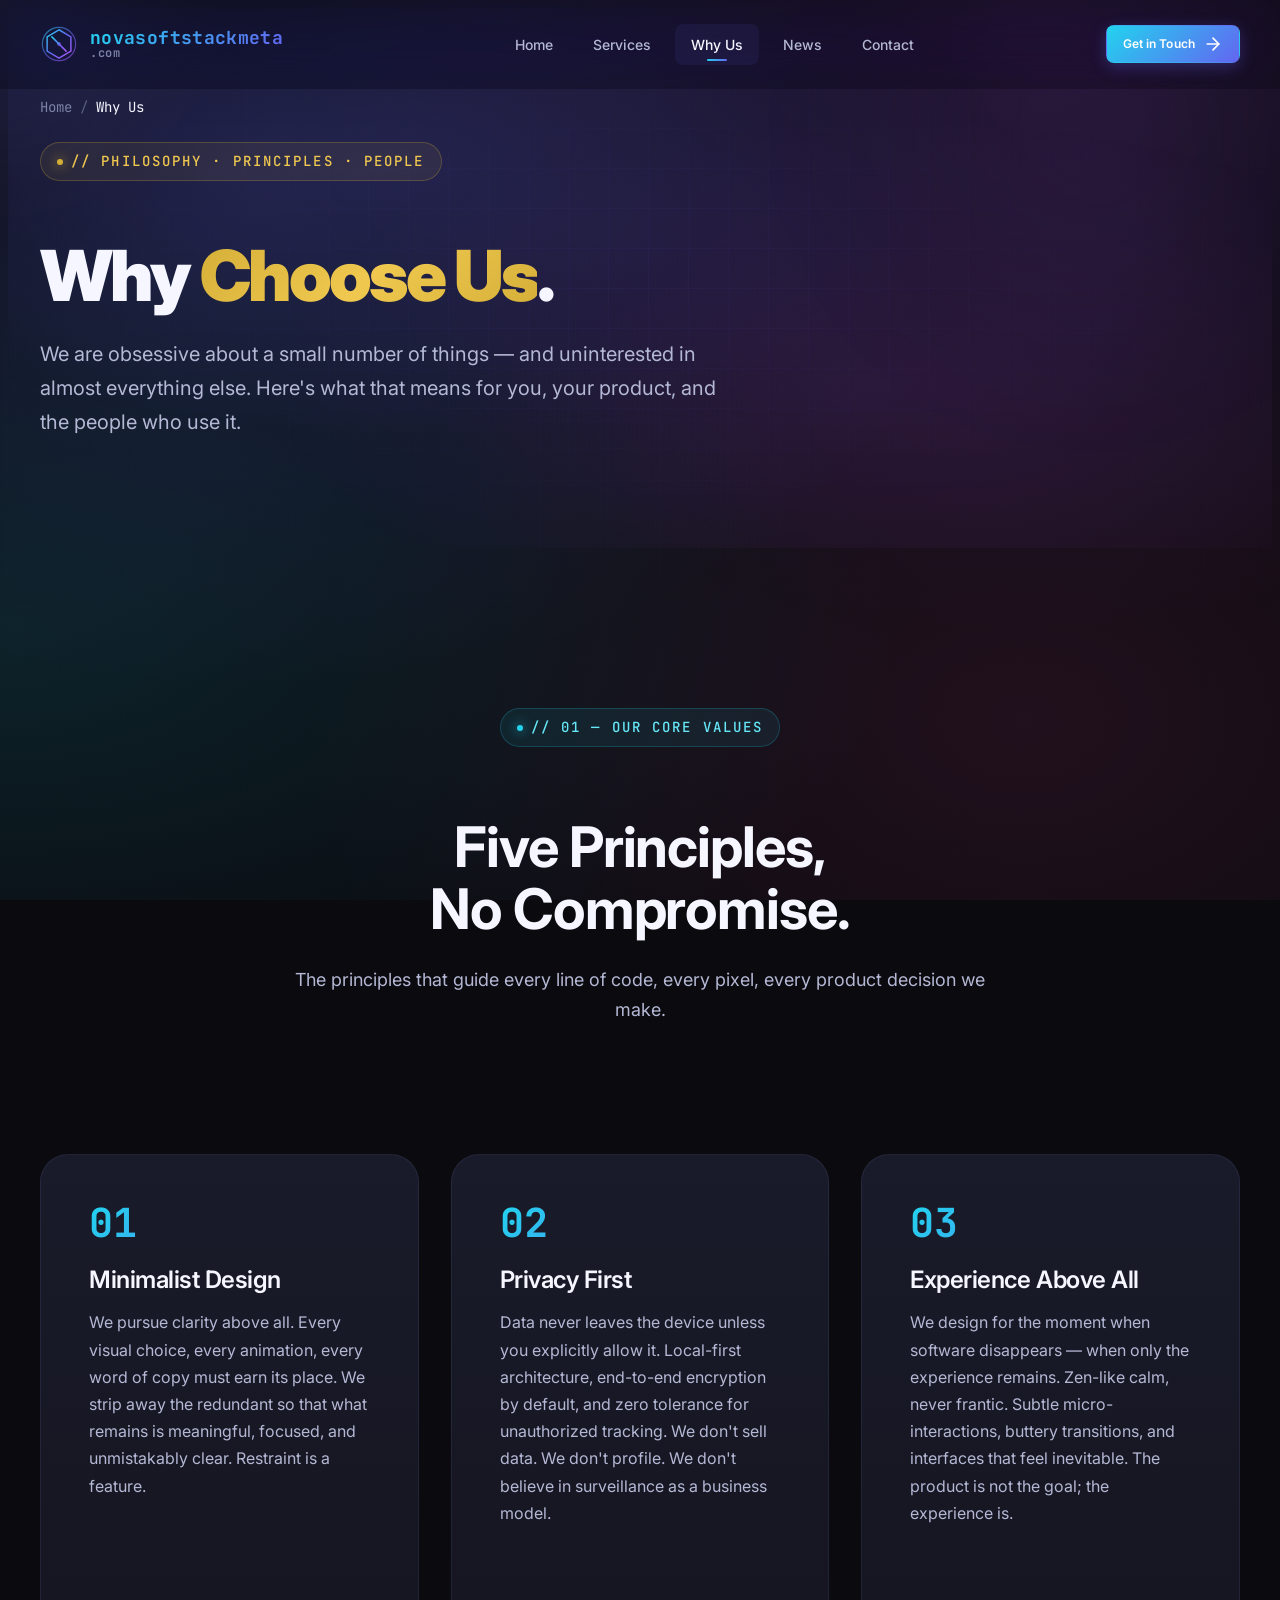
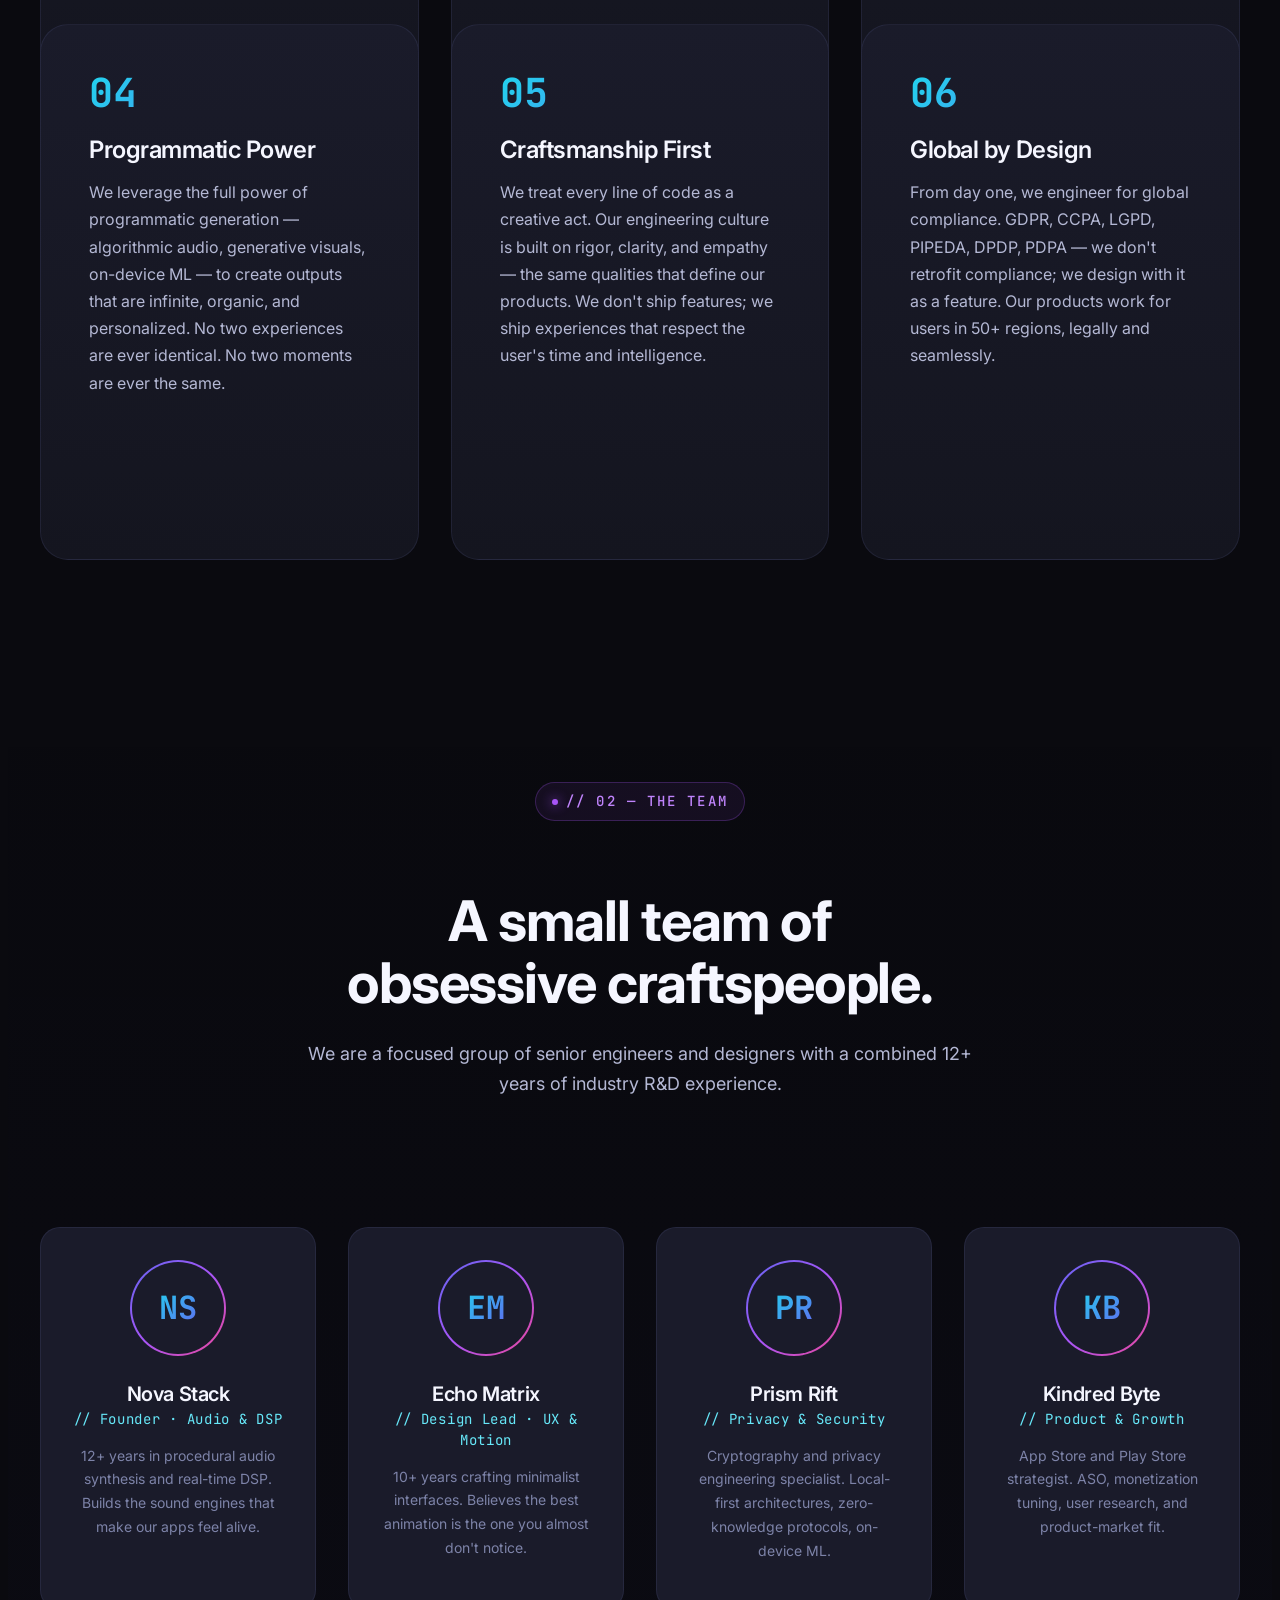
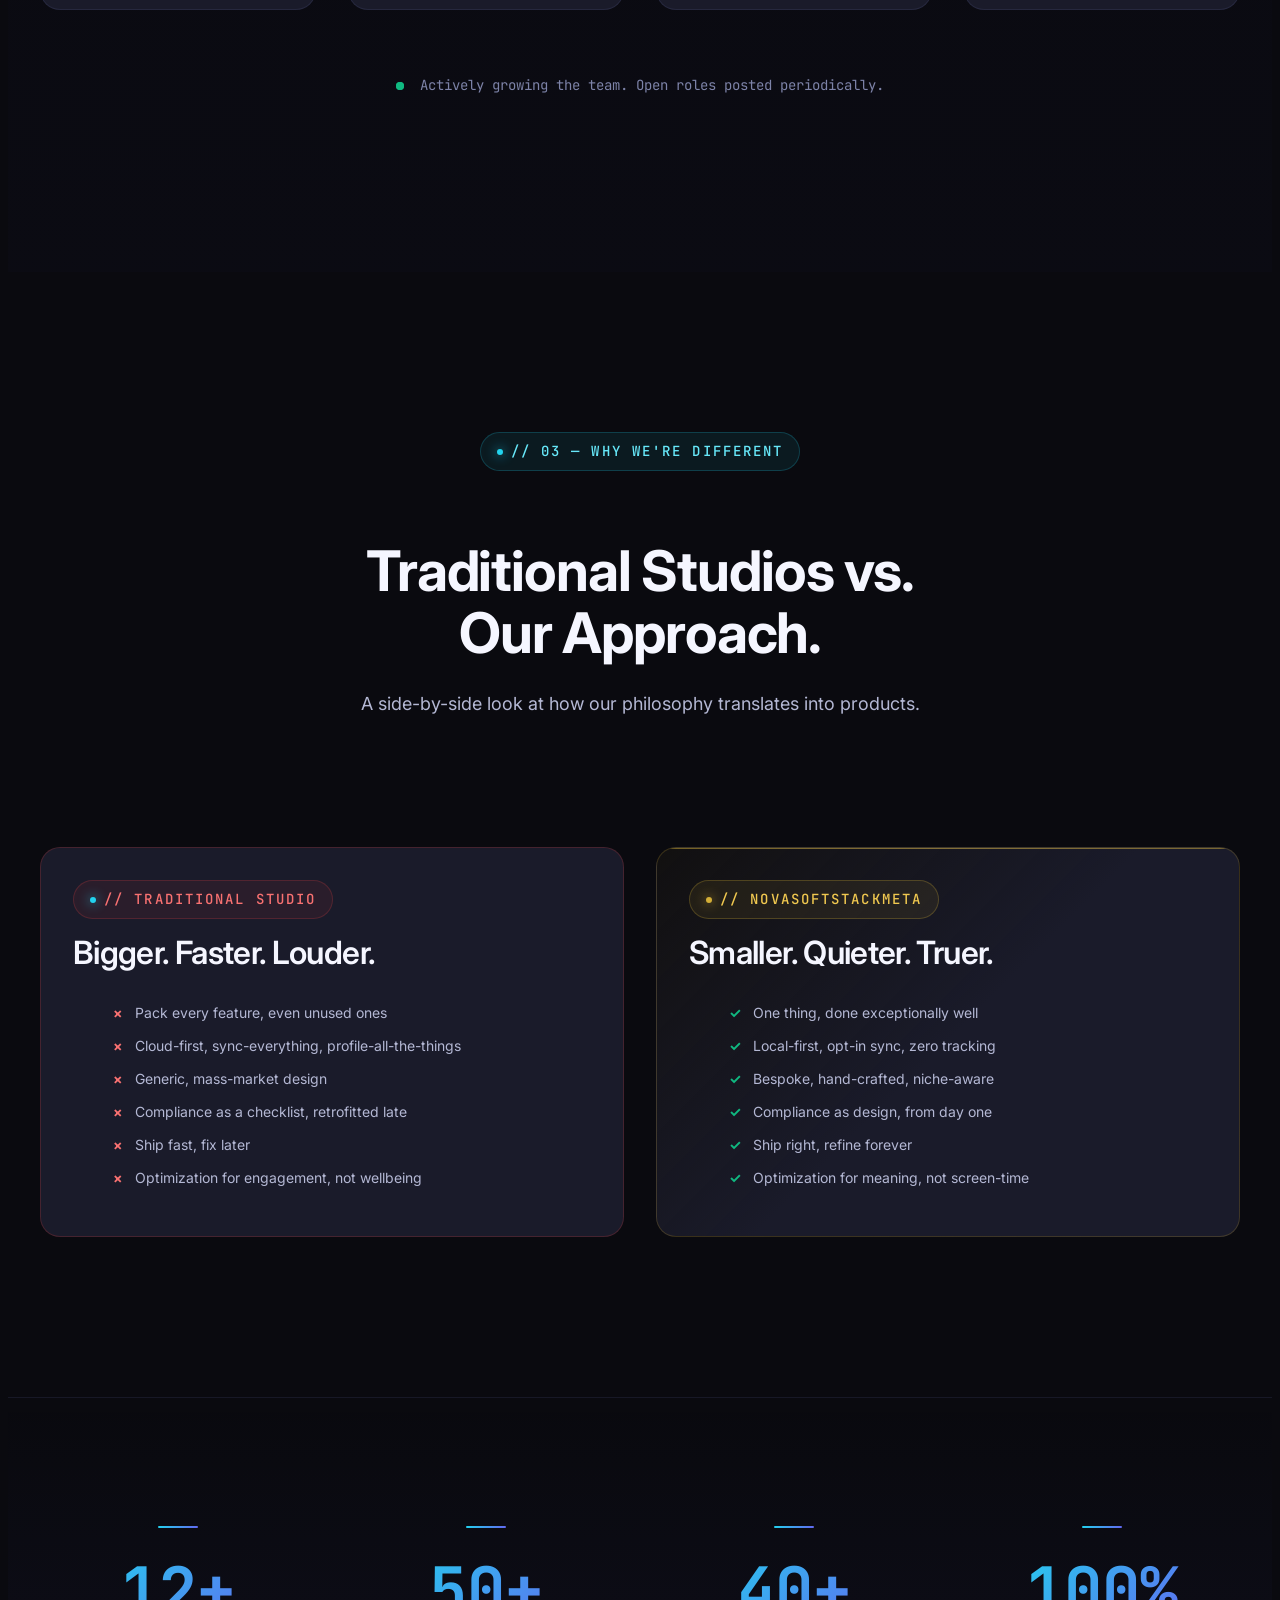
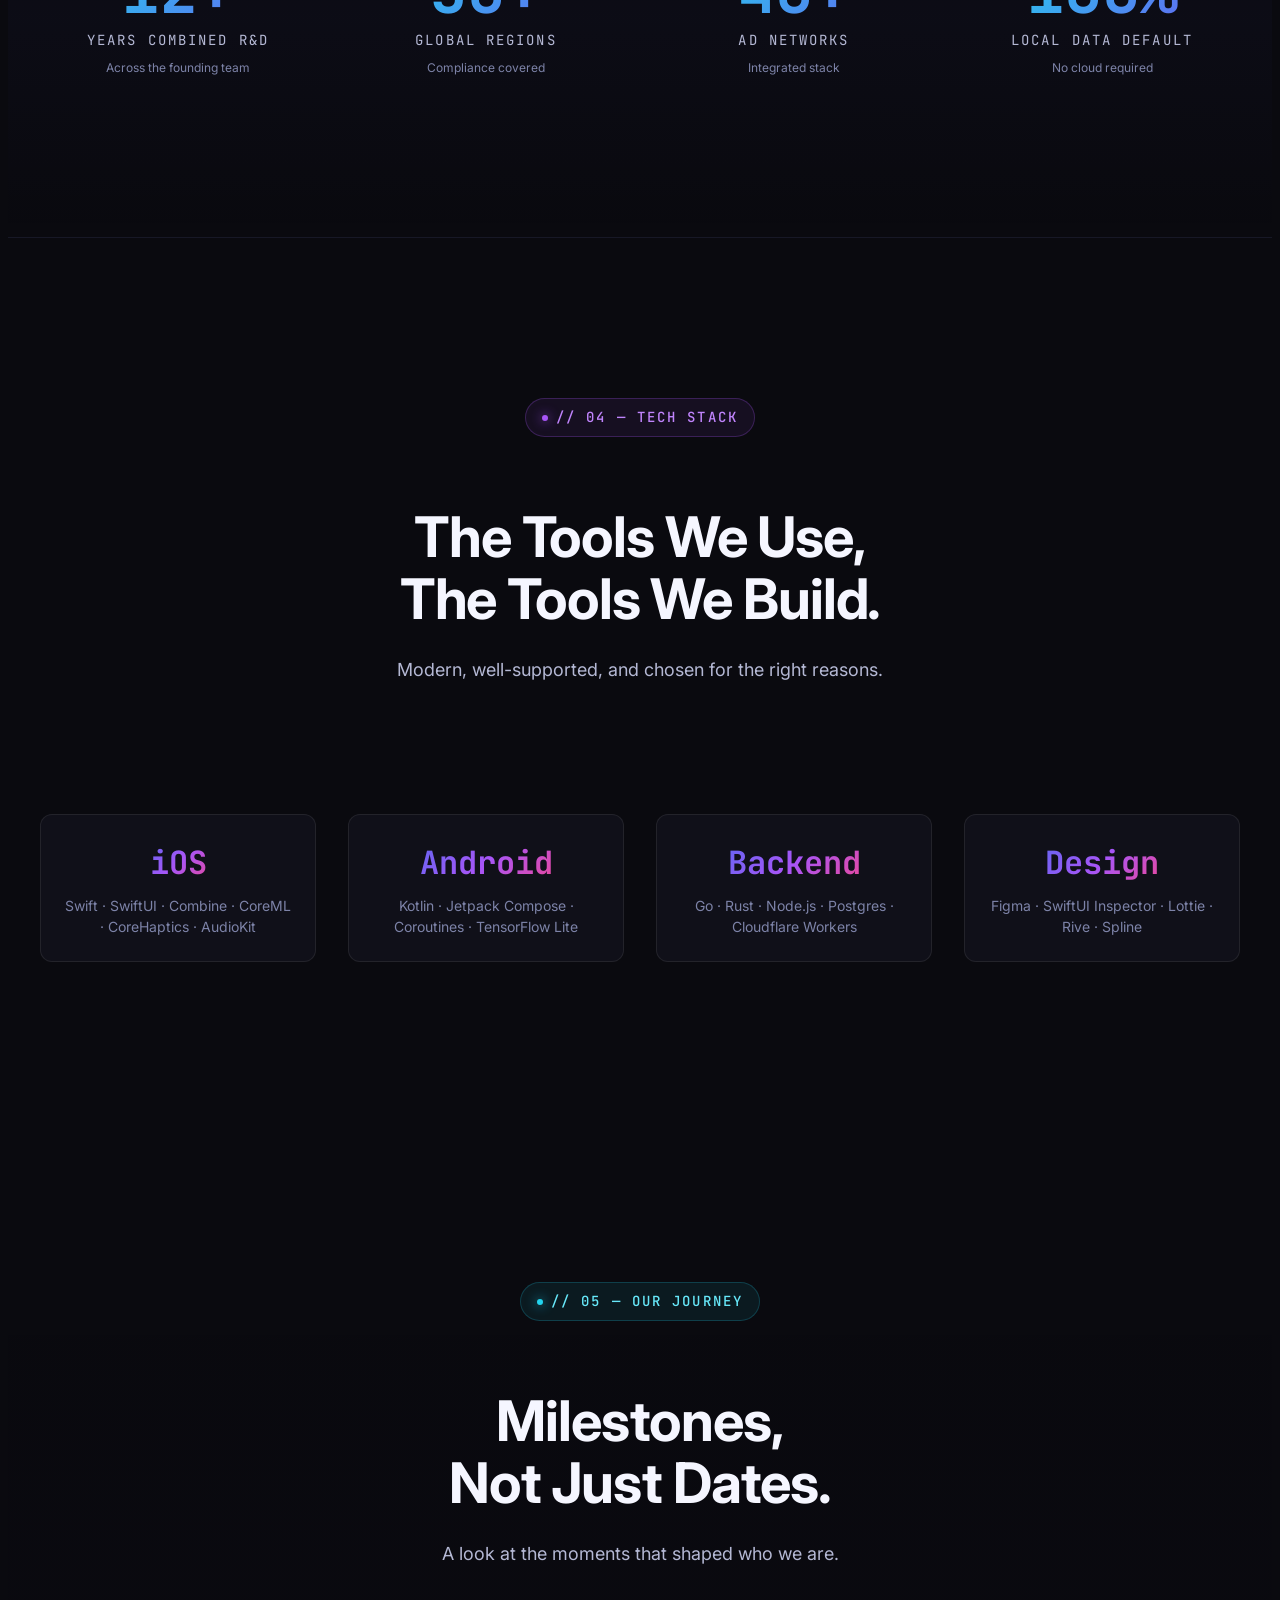
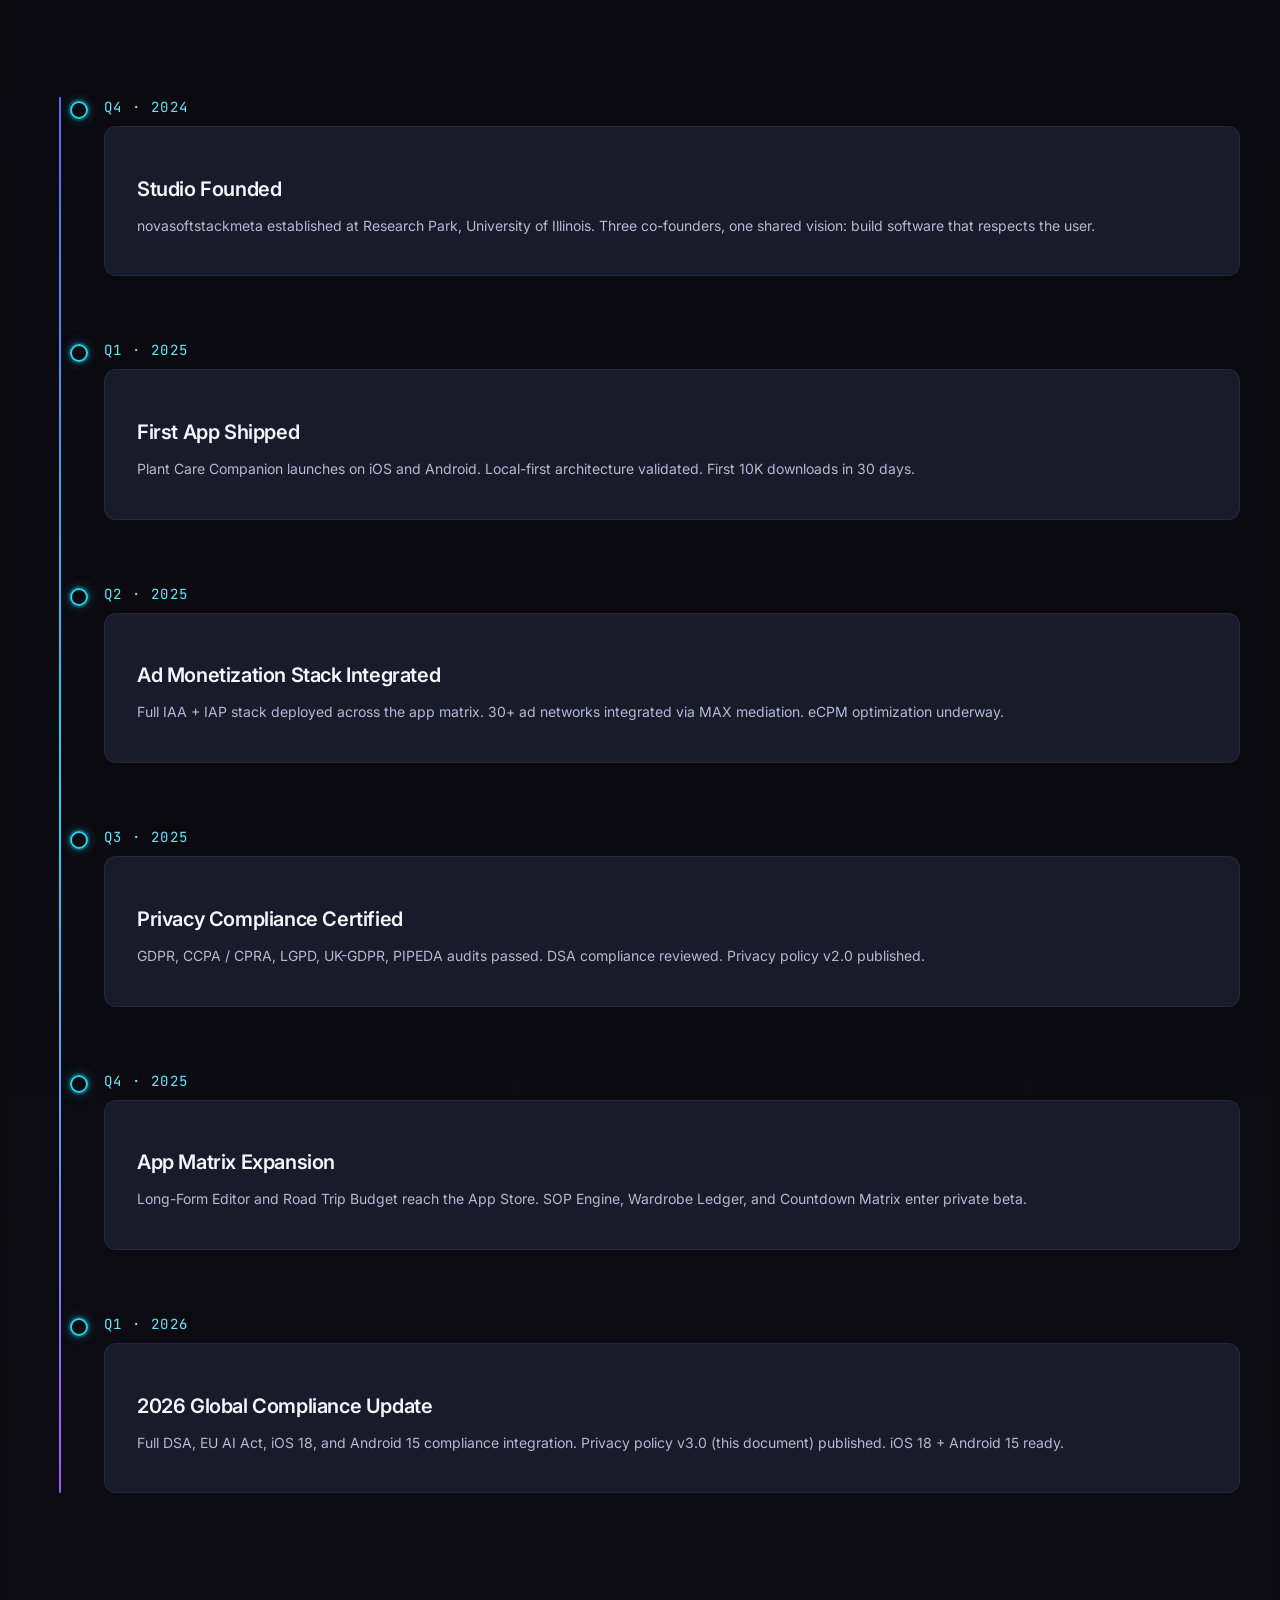
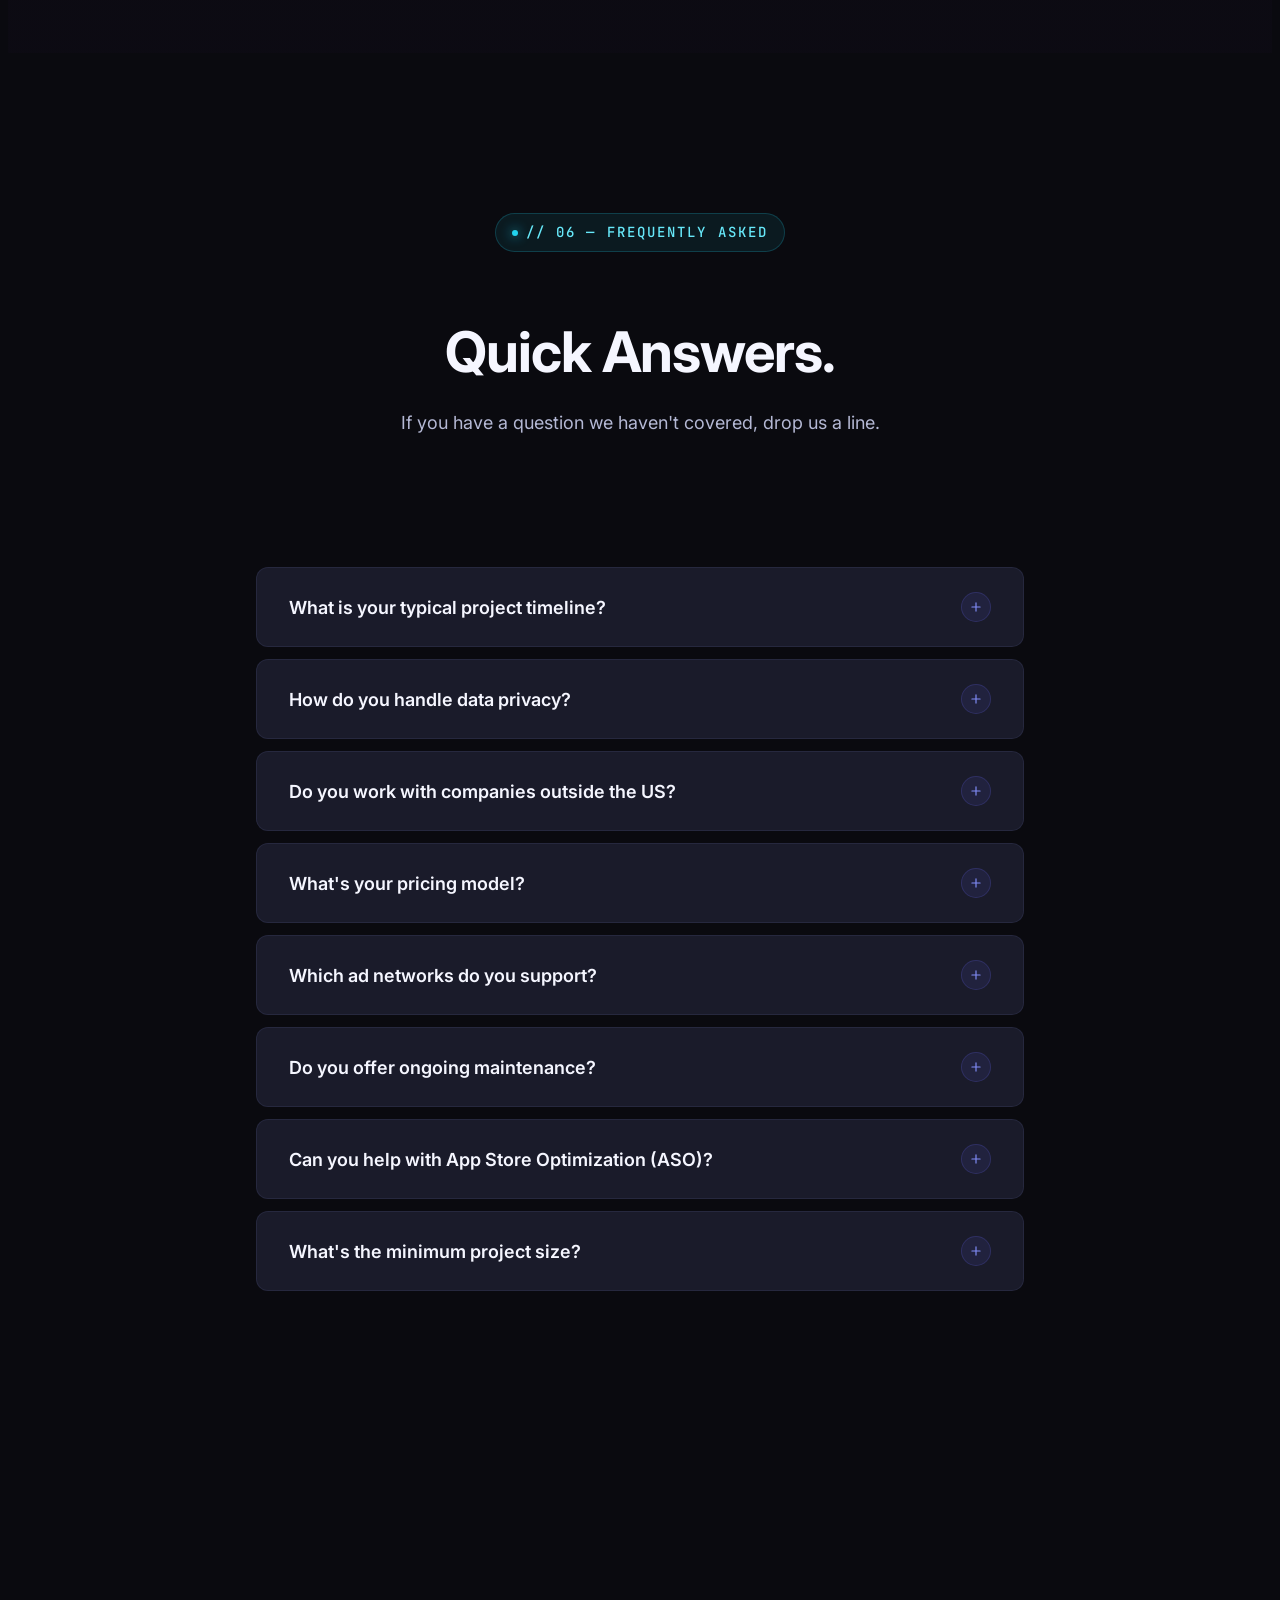
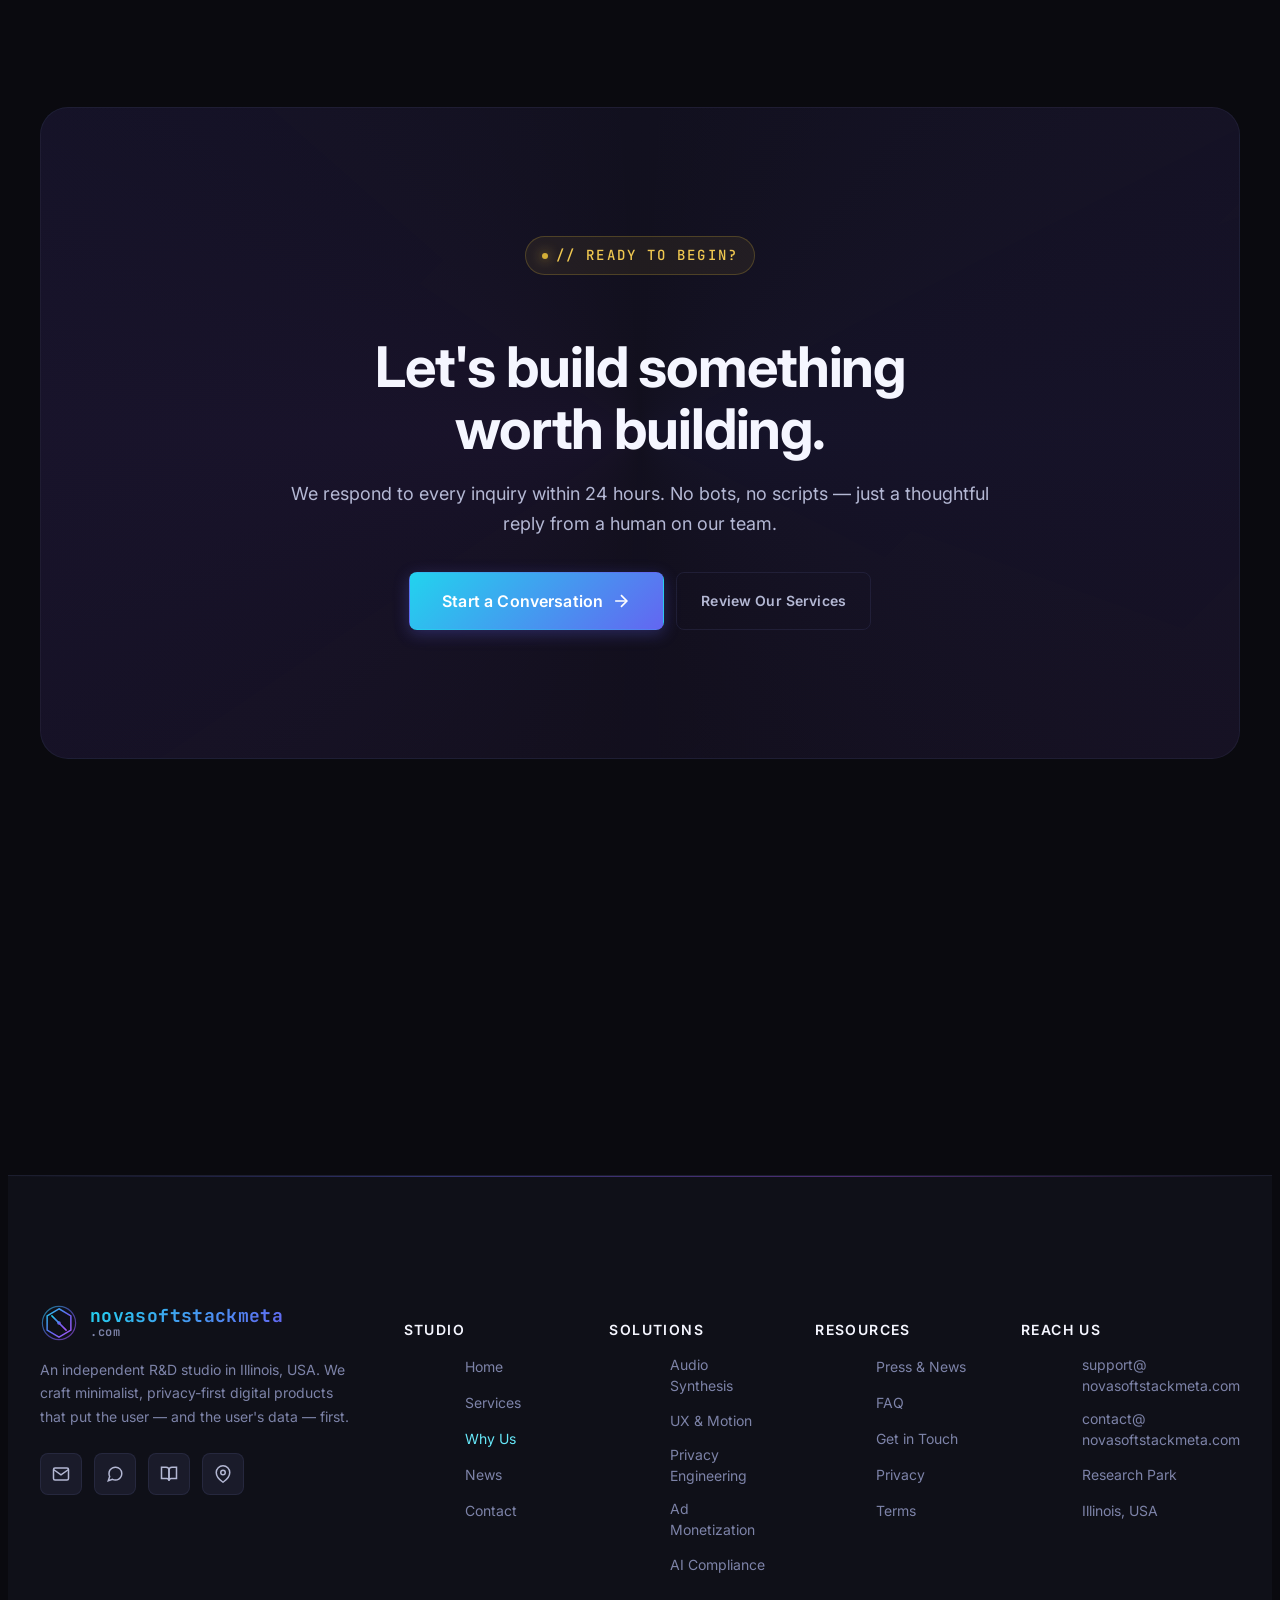
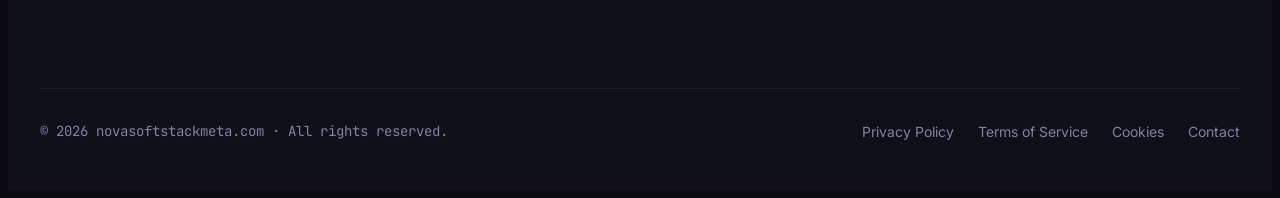
<file: advantages.html>
<!DOCTYPE html>
<html lang="en">
<head>
<meta charset="UTF-8">
<meta name="viewport" content="width=device-width, initial-scale=1.0, maximum-scale=5.0">
<meta name="theme-color" content="#0a0a0f">
<title>Why Us — novasoftstackmeta.com · Why Our R&D Studio Is Different</title>
<meta name="description" content="Why choose novasoftstackmeta: a senior team of 12+ year R&D veterans obsessed with minimalist design, privacy-first engineering, immersive UX, and zen-like digital experiences. Read our advantages and FAQ.">
<meta name="keywords" content="novasoftstackmeta, why us, R&D studio, minimalist design, privacy first, programmatic technology, audio synthesis, interaction design">
<meta name="robots" content="index, follow">
<link rel="canonical" href="https://novasoftstackmeta.com/advantages.html">
<meta property="og:title" content="Why Us — novasoftstackmeta.com">
<meta property="og:description" content="Why our R&D studio is different: minimalist design, privacy-first engineering, immersive UX, and zen-like digital experiences.">
<meta property="og:url" content="https://novasoftstackmeta.com/advantages.html">
<link rel="icon" type="image/svg+xml" href="images/favicon.svg">
<link rel="preconnect" href="https://fonts.googleapis.com">
<link rel="preconnect" href="https://fonts.gstatic.com" crossorigin>
<link href="https://fonts.googleapis.com/css2?family=Inter:wght@300;400;500;600;700;800;900&family=JetBrains+Mono:wght@400;500;600;700&display=swap" rel="stylesheet">
<link rel="stylesheet" href="css/main.css">
<link rel="stylesheet" href="css/animations.css">
<link rel="stylesheet" href="css/pages.css">
</head>
<body>

<header class="site-header" role="banner">
  <div class="container">
    <nav class="nav" role="navigation" aria-label="Primary navigation">
      <a href="index.html" class="nav-brand" aria-label="novasoftstackmeta home">
        <svg class="logo-mark" viewBox="0 0 64 64" fill="none" aria-hidden="true">
          <defs><linearGradient id="hdrlg" x1="0%" y1="0%" x2="100%" y2="100%"><stop offset="0%" stop-color="#22d3ee"/><stop offset="50%" stop-color="#6366f1"/><stop offset="100%" stop-color="#a855f7"/></linearGradient></defs>
          <circle cx="32" cy="32" r="28" stroke="url(#hdrlg)" stroke-width="2" fill="none" opacity="0.6"/>
          <path d="M32 8 L52 20 L52 44 L32 56 L12 44 L12 20 Z" stroke="url(#hdrlg)" stroke-width="2.5" fill="none"/>
          <g stroke="url(#hdrlg)" stroke-width="2.5" stroke-linecap="round"><line x1="20" y1="44" x2="20" y2="20"/><line x1="20" y1="20" x2="44" y2="44"/><line x1="44" y1="44" x2="44" y2="20"/></g>
          <circle cx="32" cy="32" r="3" fill="url(#hdrlg)"/>
        </svg>
        <span class="nav-brand-text">
          <span class="brand-name">novasoftstackmeta</span>
          <span class="brand-domain">.com</span>
        </span>
      </a>
      <ul class="nav-menu" id="navMenu">
        <li><a href="index.html" class="nav-link">Home</a></li>
        <li><a href="services.html" class="nav-link">Services</a></li>
        <li><a href="advantages.html" class="nav-link active">Why Us</a></li>
        <li><a href="news.html" class="nav-link">News</a></li>
        <li><a href="contact.html" class="nav-link">Contact</a></li>
      </ul>
      <div class="nav-actions">
        <a href="contact.html" class="btn btn-primary btn-sm magnetic">
          <span>Get in Touch</span>
          <svg class="btn-icon" viewBox="0 0 24 24" fill="none" stroke="currentColor" stroke-width="2" stroke-linecap="round" stroke-linejoin="round"><line x1="5" y1="12" x2="19" y2="12"></line><polyline points="12 5 19 12 12 19"></polyline></svg>
        </a>
        <button class="nav-toggle" id="navToggle" aria-label="Toggle menu" aria-expanded="false">
          <svg viewBox="0 0 24 24" fill="none" stroke="currentColor" stroke-width="2" stroke-linecap="round" stroke-linejoin="round"><line x1="3" y1="6" x2="21" y2="6"></line><line x1="3" y1="12" x2="21" y2="12"></line><line x1="3" y1="18" x2="21" y2="18"></line></svg>
        </button>
      </div>
    </nav>
  </div>
</header>

<!-- PAGE HERO -->
<section class="page-hero">
  <div class="page-hero-bg" aria-hidden="true">
    <div class="tech-grid tech-grid-animated"></div>
  </div>
  <div class="container">
    <div class="page-hero-content">
      <nav class="page-breadcrumb" aria-label="Breadcrumb">
        <a href="index.html">Home</a>
        <span class="separator">/</span>
        <span class="current">Why Us</span>
      </nav>
      <span class="eyebrow eyebrow-gold reveal">// Philosophy · Principles · People</span>
      <h1 class="page-title reveal">Why <span class="gradient-text-luxury">Choose Us</span>.</h1>
      <p class="page-subtitle reveal">We are obsessive about a small number of things — and uninterested in almost everything else. Here's what that means for you, your product, and the people who use it.</p>
    </div>
  </div>
</section>

<!-- CORE VALUES -->
<section class="section">
  <div class="container">
    <div class="section-header reveal">
      <span class="eyebrow">// 01 — Our Core Values</span>
      <h2 class="section-title">Five Principles,<br>No Compromise.</h2>
      <p class="section-description">The principles that guide every line of code, every pixel, every product decision we make.</p>
    </div>

    <div class="grid grid-auto-lg reveal stagger-children">
      <div class="value-card">
        <div class="value-card-number">01</div>
        <h3>Minimalist Design</h3>
        <p>We pursue clarity above all. Every visual choice, every animation, every word of copy must earn its place. We strip away the redundant so that what remains is meaningful, focused, and unmistakably clear. Restraint is a feature.</p>
      </div>

      <div class="value-card">
        <div class="value-card-number">02</div>
        <h3>Privacy First</h3>
        <p>Data never leaves the device unless you explicitly allow it. Local-first architecture, end-to-end encryption by default, and zero tolerance for unauthorized tracking. We don't sell data. We don't profile. We don't believe in surveillance as a business model.</p>
      </div>

      <div class="value-card">
        <div class="value-card-number">03</div>
        <h3>Experience Above All</h3>
        <p>We design for the moment when software disappears — when only the experience remains. Zen-like calm, never frantic. Subtle micro-interactions, buttery transitions, and interfaces that feel inevitable. The product is not the goal; the experience is.</p>
      </div>

      <div class="value-card">
        <div class="value-card-number">04</div>
        <h3>Programmatic Power</h3>
        <p>We leverage the full power of programmatic generation — algorithmic audio, generative visuals, on-device ML — to create outputs that are infinite, organic, and personalized. No two experiences are ever identical. No two moments are ever the same.</p>
      </div>

      <div class="value-card">
        <div class="value-card-number">05</div>
        <h3>Craftsmanship First</h3>
        <p>We treat every line of code as a creative act. Our engineering culture is built on rigor, clarity, and empathy — the same qualities that define our products. We don't ship features; we ship experiences that respect the user's time and intelligence.</p>
      </div>

      <div class="value-card">
        <div class="value-card-number">06</div>
        <h3>Global by Design</h3>
        <p>From day one, we engineer for global compliance. GDPR, CCPA, LGPD, PIPEDA, DPDP, PDPA — we don't retrofit compliance; we design with it as a feature. Our products work for users in 50+ regions, legally and seamlessly.</p>
      </div>
    </div>
  </div>
</section>

<!-- TEAM SECTION -->
<section class="section" style="background: linear-gradient(180deg, transparent 0%, rgba(99,102,241,0.02) 100%);">
  <div class="container">
    <div class="section-header reveal">
      <span class="eyebrow eyebrow-purple">// 02 — The Team</span>
      <h2 class="section-title">A small team of<br>obsessive craftspeople.</h2>
      <p class="section-description">We are a focused group of senior engineers and designers with a combined 12+ years of industry R&D experience.</p>
    </div>

    <div class="grid grid-4 reveal stagger-children">
      <div class="member-card">
        <div class="member-avatar"><span>NS</span></div>
        <h4 class="member-name">Nova Stack</h4>
        <div class="member-role">// Founder · Audio & DSP</div>
        <p class="member-bio">12+ years in procedural audio synthesis and real-time DSP. Builds the sound engines that make our apps feel alive.</p>
      </div>

      <div class="member-card">
        <div class="member-avatar"><span>EM</span></div>
        <h4 class="member-name">Echo Matrix</h4>
        <div class="member-role">// Design Lead · UX & Motion</div>
        <p class="member-bio">10+ years crafting minimalist interfaces. Believes the best animation is the one you almost don't notice.</p>
      </div>

      <div class="member-card">
        <div class="member-avatar"><span>PR</span></div>
        <h4 class="member-name">Prism Rift</h4>
        <div class="member-role">// Privacy & Security</div>
        <p class="member-bio">Cryptography and privacy engineering specialist. Local-first architectures, zero-knowledge protocols, on-device ML.</p>
      </div>

      <div class="member-card">
        <div class="member-avatar"><span>KB</span></div>
        <h4 class="member-name">Kindred Byte</h4>
        <div class="member-role">// Product & Growth</div>
        <p class="member-bio">App Store and Play Store strategist. ASO, monetization tuning, user research, and product-market fit.</p>
      </div>
    </div>

    <div class="text-center reveal" style="margin-top: var(--space-10);">
      <p style="color: var(--color-text-tertiary); font-family: var(--font-mono); font-size: var(--fs-sm);">
        <span class="ping-dot" style="display: inline-block; width: 8px; height: 8px; background: var(--color-success); border-radius: 50%; margin-right: 8px; color: var(--color-success);"></span>
        Actively growing the team. Open roles posted periodically.
      </p>
    </div>
  </div>
</section>

<!-- DIFFERENTIATION -->
<section class="section">
  <div class="container">
    <div class="section-header reveal">
      <span class="eyebrow">// 03 — Why We're Different</span>
      <h2 class="section-title">Traditional Studios vs.<br>Our Approach.</h2>
      <p class="section-description">A side-by-side look at how our philosophy translates into products.</p>
    </div>

    <div class="grid grid-2 reveal" style="gap: var(--space-6);">
      <div class="card" style="border-color: rgba(239, 68, 68, 0.2);">
        <span class="eyebrow" style="background: rgba(239, 68, 68, 0.08); border-color: rgba(239, 68, 68, 0.2); color: #f87171;">// Traditional Studio</span>
        <h3 style="margin-top: var(--space-4);">Bigger. Faster. Louder.</h3>
        <ul style="margin-top: var(--space-4); display: flex; flex-direction: column; gap: var(--space-3);">
          <li style="display: flex; align-items: flex-start; gap: var(--space-3); color: var(--color-text-secondary); font-size: var(--fs-sm);"><span style="color: #f87171; font-weight: bold;">×</span> Pack every feature, even unused ones</li>
          <li style="display: flex; align-items: flex-start; gap: var(--space-3); color: var(--color-text-secondary); font-size: var(--fs-sm);"><span style="color: #f87171; font-weight: bold;">×</span> Cloud-first, sync-everything, profile-all-the-things</li>
          <li style="display: flex; align-items: flex-start; gap: var(--space-3); color: var(--color-text-secondary); font-size: var(--fs-sm);"><span style="color: #f87171; font-weight: bold;">×</span> Generic, mass-market design</li>
          <li style="display: flex; align-items: flex-start; gap: var(--space-3); color: var(--color-text-secondary); font-size: var(--fs-sm);"><span style="color: #f87171; font-weight: bold;">×</span> Compliance as a checklist, retrofitted late</li>
          <li style="display: flex; align-items: flex-start; gap: var(--space-3); color: var(--color-text-secondary); font-size: var(--fs-sm);"><span style="color: #f87171; font-weight: bold;">×</span> Ship fast, fix later</li>
          <li style="display: flex; align-items: flex-start; gap: var(--space-3); color: var(--color-text-secondary); font-size: var(--fs-sm);"><span style="color: #f87171; font-weight: bold;">×</span> Optimization for engagement, not wellbeing</li>
        </ul>
      </div>

      <div class="card card-luxury">
        <span class="eyebrow eyebrow-gold">// novasoftstackmeta</span>
        <h3 style="margin-top: var(--space-4);">Smaller. Quieter. Truer.</h3>
        <ul style="margin-top: var(--space-4); display: flex; flex-direction: column; gap: var(--space-3);">
          <li style="display: flex; align-items: flex-start; gap: var(--space-3); color: var(--color-text-secondary); font-size: var(--fs-sm);"><span style="color: var(--color-success); font-weight: bold;">✓</span> One thing, done exceptionally well</li>
          <li style="display: flex; align-items: flex-start; gap: var(--space-3); color: var(--color-text-secondary); font-size: var(--fs-sm);"><span style="color: var(--color-success); font-weight: bold;">✓</span> Local-first, opt-in sync, zero tracking</li>
          <li style="display: flex; align-items: flex-start; gap: var(--space-3); color: var(--color-text-secondary); font-size: var(--fs-sm);"><span style="color: var(--color-success); font-weight: bold;">✓</span> Bespoke, hand-crafted, niche-aware</li>
          <li style="display: flex; align-items: flex-start; gap: var(--space-3); color: var(--color-text-secondary); font-size: var(--fs-sm);"><span style="color: var(--color-success); font-weight: bold;">✓</span> Compliance as design, from day one</li>
          <li style="display: flex; align-items: flex-start; gap: var(--space-3); color: var(--color-text-secondary); font-size: var(--fs-sm);"><span style="color: var(--color-success); font-weight: bold;">✓</span> Ship right, refine forever</li>
          <li style="display: flex; align-items: flex-start; gap: var(--space-3); color: var(--color-text-secondary); font-size: var(--fs-sm);"><span style="color: var(--color-success); font-weight: bold;">✓</span> Optimization for meaning, not screen-time</li>
        </ul>
      </div>
    </div>
  </div>
</section>

<!-- STATS / NUMBERS -->
<section class="stats-section" aria-label="Key metrics">
  <div class="container">
    <div class="stats-grid reveal stagger-children">
      <div class="stat-card">
        <div class="stat-value"><span class="counter" data-target="12" data-duration="1500">0</span>+</div>
        <div class="stat-label">Years Combined R&D</div>
        <div class="stat-description">Across the founding team</div>
      </div>
      <div class="stat-card">
        <div class="stat-value"><span class="counter" data-target="50" data-duration="1800" data-suffix="+">0</span></div>
        <div class="stat-label">Global Regions</div>
        <div class="stat-description">Compliance covered</div>
      </div>
      <div class="stat-card">
        <div class="stat-value"><span class="counter" data-target="40" data-duration="1800" data-suffix="+">0</span></div>
        <div class="stat-label">Ad Networks</div>
        <div class="stat-description">Integrated stack</div>
      </div>
      <div class="stat-card">
        <div class="stat-value"><span class="counter" data-target="100" data-duration="2000" data-suffix="%">0</span></div>
        <div class="stat-label">Local Data Default</div>
        <div class="stat-description">No cloud required</div>
      </div>
    </div>
  </div>
</section>

<!-- TECH STACK / CAPABILITIES -->
<section class="section">
  <div class="container">
    <div class="section-header reveal">
      <span class="eyebrow eyebrow-purple">// 04 — Tech Stack</span>
      <h2 class="section-title">The Tools We Use,<br>The Tools We Build.</h2>
      <p class="section-description">Modern, well-supported, and chosen for the right reasons.</p>
    </div>

    <div class="grid grid-4 reveal stagger-children">
      <div class="card-glass" style="padding: var(--space-5); text-align: center; border-radius: var(--radius-lg);">
        <div style="font-size: var(--fs-2xl); font-weight: var(--fw-bold); font-family: var(--font-mono);" class="gradient-text">iOS</div>
        <div style="font-size: var(--fs-sm); color: var(--color-text-tertiary); margin-top: var(--space-2);">Swift · SwiftUI · Combine · CoreML · CoreHaptics · AudioKit</div>
      </div>
      <div class="card-glass" style="padding: var(--space-5); text-align: center; border-radius: var(--radius-lg);">
        <div style="font-size: var(--fs-2xl); font-weight: var(--fw-bold); font-family: var(--font-mono);" class="gradient-text">Android</div>
        <div style="font-size: var(--fs-sm); color: var(--color-text-tertiary); margin-top: var(--space-2);">Kotlin · Jetpack Compose · Coroutines · TensorFlow Lite</div>
      </div>
      <div class="card-glass" style="padding: var(--space-5); text-align: center; border-radius: var(--radius-lg);">
        <div style="font-size: var(--fs-2xl); font-weight: var(--fw-bold); font-family: var(--font-mono);" class="gradient-text">Backend</div>
        <div style="font-size: var(--fs-sm); color: var(--color-text-tertiary); margin-top: var(--space-2);">Go · Rust · Node.js · Postgres · Cloudflare Workers</div>
      </div>
      <div class="card-glass" style="padding: var(--space-5); text-align: center; border-radius: var(--radius-lg);">
        <div style="font-size: var(--fs-2xl); font-weight: var(--fw-bold); font-family: var(--font-mono);" class="gradient-text">Design</div>
        <div style="font-size: var(--fs-sm); color: var(--color-text-tertiary); margin-top: var(--space-2);">Figma · SwiftUI Inspector · Lottie · Rive · Spline</div>
      </div>
    </div>
  </div>
</section>

<!-- TIMELINE -->
<section class="section" style="background: linear-gradient(180deg, transparent 0%, rgba(168,85,247,0.02) 100%);">
  <div class="container">
    <div class="section-header reveal">
      <span class="eyebrow">// 05 — Our Journey</span>
      <h2 class="section-title">Milestones,<br>Not Just Dates.</h2>
      <p class="section-description">A look at the moments that shaped who we are.</p>
    </div>

    <div class="timeline reveal">
      <div class="timeline-item">
        <div class="timeline-marker"></div>
        <div class="timeline-date">Q4 · 2024</div>
        <div class="timeline-content">
          <h4>Studio Founded</h4>
          <p>novasoftstackmeta established at Research Park, University of Illinois. Three co-founders, one shared vision: build software that respects the user.</p>
        </div>
      </div>

      <div class="timeline-item">
        <div class="timeline-marker"></div>
        <div class="timeline-date">Q1 · 2025</div>
        <div class="timeline-content">
          <h4>First App Shipped</h4>
          <p>Plant Care Companion launches on iOS and Android. Local-first architecture validated. First 10K downloads in 30 days.</p>
        </div>
      </div>

      <div class="timeline-item">
        <div class="timeline-marker"></div>
        <div class="timeline-date">Q2 · 2025</div>
        <div class="timeline-content">
          <h4>Ad Monetization Stack Integrated</h4>
          <p>Full IAA + IAP stack deployed across the app matrix. 30+ ad networks integrated via MAX mediation. eCPM optimization underway.</p>
        </div>
      </div>

      <div class="timeline-item">
        <div class="timeline-marker"></div>
        <div class="timeline-date">Q3 · 2025</div>
        <div class="timeline-content">
          <h4>Privacy Compliance Certified</h4>
          <p>GDPR, CCPA / CPRA, LGPD, UK-GDPR, PIPEDA audits passed. DSA compliance reviewed. Privacy policy v2.0 published.</p>
        </div>
      </div>

      <div class="timeline-item">
        <div class="timeline-marker"></div>
        <div class="timeline-date">Q4 · 2025</div>
        <div class="timeline-content">
          <h4>App Matrix Expansion</h4>
          <p>Long-Form Editor and Road Trip Budget reach the App Store. SOP Engine, Wardrobe Ledger, and Countdown Matrix enter private beta.</p>
        </div>
      </div>

      <div class="timeline-item">
        <div class="timeline-marker"></div>
        <div class="timeline-date">Q1 · 2026</div>
        <div class="timeline-content">
          <h4>2026 Global Compliance Update</h4>
          <p>Full DSA, EU AI Act, iOS 18, and Android 15 compliance integration. Privacy policy v3.0 (this document) published. iOS 18 + Android 15 ready.</p>
        </div>
      </div>
    </div>
  </div>
</section>

<!-- FAQ -->
<section class="section" id="faq">
  <div class="container container-narrow">
    <div class="section-header reveal">
      <span class="eyebrow">// 06 — Frequently Asked</span>
      <h2 class="section-title">Quick Answers.</h2>
      <p class="section-description">If you have a question we haven't covered, drop us a line.</p>
    </div>

    <div class="faq-list reveal">
      <div class="faq-item">
        <button class="faq-question" aria-expanded="false">
          <span>What is your typical project timeline?</span>
          <div class="faq-icon"><svg viewBox="0 0 24 24" fill="none" stroke="currentColor" stroke-width="2" stroke-linecap="round" stroke-linejoin="round"><line x1="12" y1="5" x2="12" y2="19"></line><line x1="5" y1="12" x2="19" y2="12"></line></svg></div>
        </button>
        <div class="faq-answer">
          <p>Most of our app products take 4–6 months from concept to App Store launch. Custom projects vary widely depending on scope. We provide detailed timeline estimates during the discovery phase — no surprises.</p>
        </div>
      </div>

      <div class="faq-item">
        <button class="faq-question" aria-expanded="false">
          <span>How do you handle data privacy?</span>
          <div class="faq-icon"><svg viewBox="0 0 24 24" fill="none" stroke="currentColor" stroke-width="2" stroke-linecap="round" stroke-linejoin="round"><line x1="12" y1="5" x2="12" y2="19"></line><line x1="5" y1="12" x2="19" y2="12"></line></svg></div>
        </button>
        <div class="faq-answer">
          <p>Data lives on the user's device by default. Cloud sync (when offered) is opt-in, end-to-end encrypted, and never the default. We don't sell data, don't share with data brokers, and don't profile users. Full details in our <a href="privacy-policy.html">Privacy Policy</a>.</p>
        </div>
      </div>

      <div class="faq-item">
        <button class="faq-question" aria-expanded="false">
          <span>Do you work with companies outside the US?</span>
          <div class="faq-icon"><svg viewBox="0 0 24 24" fill="none" stroke="currentColor" stroke-width="2" stroke-linecap="round" stroke-linejoin="round"><line x1="12" y1="5" x2="12" y2="19"></line><line x1="5" y1="12" x2="19" y2="12"></line></svg></div>
        </button>
        <div class="faq-answer">
          <p>Absolutely. We work with clients across the EU, UK, Canada, Australia, Singapore, Japan, and more. Our products are designed for global compliance from day one — GDPR, CCPA, LGPD, PIPEDA, DPDP Act, and more.</p>
        </div>
      </div>

      <div class="faq-item">
        <button class="faq-question" aria-expanded="false">
          <span>What's your pricing model?</span>
          <div class="faq-icon"><svg viewBox="0 0 24 24" fill="none" stroke="currentColor" stroke-width="2" stroke-linecap="round" stroke-linejoin="round"><line x1="12" y1="5" x2="12" y2="19"></line><line x1="5" y1="12" x2="19" y2="12"></line></svg></div>
        </button>
        <div class="faq-answer">
          <p>We offer fixed-price project quotes for defined scopes, time-and-materials for ongoing work, and revenue-share partnerships for promising products. We send detailed proposals with line items — no black boxes.</p>
        </div>
      </div>

      <div class="faq-item">
        <button class="faq-question" aria-expanded="false">
          <span>Which ad networks do you support?</span>
          <div class="faq-icon"><svg viewBox="0 0 24 24" fill="none" stroke="currentColor" stroke-width="2" stroke-linecap="round" stroke-linejoin="round"><line x1="12" y1="5" x2="12" y2="19"></line><line x1="5" y1="12" x2="19" y2="12"></line></svg></div>
        </button>
        <div class="faq-answer">
          <p>40+ networks via AppLovin MAX, Google AdMob, and Unity LevelPlay mediation — including Meta Audience Network, Pangle, InMobi, Vungle, ironSource, Chartboost, and more. Full list on our <a href="services.html#monetize">Services page</a>.</p>
        </div>
      </div>

      <div class="faq-item">
        <button class="faq-question" aria-expanded="false">
          <span>Do you offer ongoing maintenance?</span>
          <div class="faq-icon"><svg viewBox="0 0 24 24" fill="none" stroke="currentColor" stroke-width="2" stroke-linecap="round" stroke-linejoin="round"><line x1="12" y1="5" x2="12" y2="19"></line><line x1="5" y1="12" x2="19" y2="12"></line></svg></div>
        </button>
        <div class="faq-answer">
          <p>Yes. We offer monthly maintenance packages covering OS updates, security patches, performance optimization, dependency upgrades, and ad stack tuning. Most clients opt for a 6–12 month commitment post-launch.</p>
        </div>
      </div>

      <div class="faq-item">
        <button class="faq-question" aria-expanded="false">
          <span>Can you help with App Store Optimization (ASO)?</span>
          <div class="faq-icon"><svg viewBox="0 0 24 24" fill="none" stroke="currentColor" stroke-width="2" stroke-linecap="round" stroke-linejoin="round"><line x1="12" y1="5" x2="12" y2="19"></line><line x1="5" y1="12" x2="19" y2="12"></line></svg></div>
        </button>
        <div class="faq-answer">
          <p>Yes. ASO is part of every launch we do — keyword research, screenshot testing, description optimization, A/B testing, and review velocity strategy. We also run ongoing ASO for active products.</p>
        </div>
      </div>

      <div class="faq-item">
        <button class="faq-question" aria-expanded="false">
          <span>What's the minimum project size?</span>
          <div class="faq-icon"><svg viewBox="0 0 24 24" fill="none" stroke="currentColor" stroke-width="2" stroke-linecap="round" stroke-linejoin="round"><line x1="12" y1="5" x2="12" y2="19"></line><line x1="5" y1="12" x2="19" y2="12"></line></svg></div>
        </button>
        <div class="faq-answer">
          <p>We typically engage on projects of 4+ weeks duration. We do not do one-off tasks or single-feature additions. Our process is designed for end-to-end product work — strategy, design, build, ship, iterate.</p>
        </div>
      </div>
    </div>
  </div>
</section>

<!-- CTA -->
<section class="section">
  <div class="container">
    <div class="cta-section reveal">
      <div class="cta-content">
        <span class="eyebrow eyebrow-gold" style="margin: 0 auto var(--space-4);">// Ready to Begin?</span>
        <h2>Let's build something<br>worth building.</h2>
        <p>We respond to every inquiry within 24 hours. No bots, no scripts — just a thoughtful reply from a human on our team.</p>
        <div class="cta-buttons">
          <a href="contact.html" class="btn btn-primary btn-lg magnetic">
            <span>Start a Conversation</span>
            <svg class="btn-icon" viewBox="0 0 24 24" fill="none" stroke="currentColor" stroke-width="2"><line x1="5" y1="12" x2="19" y2="12"></line><polyline points="12 5 19 12 12 19"></polyline></svg>
          </a>
          <a href="services.html" class="btn btn-ghost magnetic">
            <span>Review Our Services</span>
          </a>
        </div>
      </div>
    </div>
  </div>
</section>

<!-- FOOTER -->
<footer class="site-footer" role="contentinfo">
  <div class="container">
    <div class="footer-grid">
      <div class="footer-brand">
        <a href="index.html" class="nav-brand">
          <svg class="logo-mark" viewBox="0 0 64 64" fill="none" aria-hidden="true">
            <defs><linearGradient id="fl2" x1="0%" y1="0%" x2="100%" y2="100%"><stop offset="0%" stop-color="#22d3ee"/><stop offset="50%" stop-color="#6366f1"/><stop offset="100%" stop-color="#a855f7"/></linearGradient></defs>
            <circle cx="32" cy="32" r="28" stroke="url(#fl2)" stroke-width="2" fill="none" opacity="0.6"/>
            <path d="M32 8 L52 20 L52 44 L32 56 L12 44 L12 20 Z" stroke="url(#fl2)" stroke-width="2.5" fill="none"/>
            <g stroke="url(#fl2)" stroke-width="2.5" stroke-linecap="round"><line x1="20" y1="44" x2="20" y2="20"/><line x1="20" y1="20" x2="44" y2="44"/><line x1="44" y1="44" x2="44" y2="20"/></g>
            <circle cx="32" cy="32" r="3" fill="url(#fl2)"/>
          </svg>
          <span class="nav-brand-text">
            <span class="brand-name">novasoftstackmeta</span>
            <span class="brand-domain">.com</span>
          </span>
        </a>
        <p class="footer-description">An independent R&D studio in Illinois, USA. We craft minimalist, privacy-first digital products that put the user — and the user's data — first.</p>
        <div class="footer-socials">
          <a href="mailto:support@novasoftstackmeta.com" class="social-link" aria-label="Email support"><svg viewBox="0 0 24 24" fill="none" stroke="currentColor" stroke-width="2"><path d="M4 4h16c1.1 0 2 .9 2 2v12c0 1.1-.9 2-2 2H4c-1.1 0-2-.9-2-2V6c0-1.1.9-2 2-2z"></path><polyline points="22,6 12,13 2,6"></polyline></svg></a>
          <a href="mailto:contact@novasoftstackmeta.com" class="social-link" aria-label="Email contact"><svg viewBox="0 0 24 24" fill="none" stroke="currentColor" stroke-width="2"><path d="M21 11.5a8.38 8.38 0 0 1-.9 3.8 8.5 8.5 0 0 1-7.6 4.7 8.38 8.38 0 0 1-3.8-.9L3 21l1.9-5.7a8.38 8.38 0 0 1-.9-3.8 8.5 8.5 0 0 1 4.7-7.6 8.38 8.38 0 0 1 3.8-.9h.5a8.48 8.48 0 0 1 8 8v.5z"></path></svg></a>
          <a href="news.html" class="social-link" aria-label="News"><svg viewBox="0 0 24 24" fill="none" stroke="currentColor" stroke-width="2"><path d="M2 3h6a4 4 0 0 1 4 4v14a3 3 0 0 0-3-3H2z"></path><path d="M22 3h-6a4 4 0 0 0-4 4v14a3 3 0 0 1 3-3h7z"></path></svg></a>
          <a href="contact.html" class="social-link" aria-label="Contact"><svg viewBox="0 0 24 24" fill="none" stroke="currentColor" stroke-width="2"><path d="M21 10c0 7-9 13-9 13s-9-6-9-13a9 9 0 0 1 18 0z"></path><circle cx="12" cy="10" r="3"></circle></svg></a>
        </div>
      </div>
      <div class="footer-column">
        <h4>Studio</h4>
        <ul class="footer-links">
          <li><a href="index.html">Home</a></li>
          <li><a href="services.html">Services</a></li>
          <li><a href="advantages.html">Why Us</a></li>
          <li><a href="news.html">News</a></li>
          <li><a href="contact.html">Contact</a></li>
        </ul>
      </div>
      <div class="footer-column">
        <h4>Solutions</h4>
        <ul class="footer-links">
          <li><a href="services.html#audio">Audio Synthesis</a></li>
          <li><a href="services.html#ux">UX & Motion</a></li>
          <li><a href="services.html#privacy">Privacy Engineering</a></li>
          <li><a href="services.html#monetize">Ad Monetization</a></li>
          <li><a href="services.html#ai">AI Compliance</a></li>
        </ul>
      </div>
      <div class="footer-column">
        <h4>Resources</h4>
        <ul class="footer-links">
          <li><a href="news.html">Press & News</a></li>
          <li><a href="advantages.html#faq">FAQ</a></li>
          <li><a href="contact.html">Get in Touch</a></li>
          <li><a href="privacy-policy.html">Privacy</a></li>
          <li><a href="terms-of-service.html">Terms</a></li>
        </ul>
      </div>
      <div class="footer-column">
        <h4>Reach Us</h4>
        <ul class="footer-links">
          <li><a href="mailto:support@novasoftstackmeta.com">support@<wbr>novasoftstackmeta.com</a></li>
          <li><a href="mailto:contact@novasoftstackmeta.com">contact@<wbr>novasoftstackmeta.com</a></li>
          <li><a href="contact.html">Research Park</a></li>
          <li><a href="contact.html">Illinois, USA</a></li>
        </ul>
      </div>
    </div>
    <div class="footer-bottom">
      <div class="footer-copyright">© 2026 novasoftstackmeta.com · All rights reserved.</div>
      <div class="footer-legal">
        <a href="privacy-policy.html">Privacy Policy</a>
        <a href="terms-of-service.html">Terms of Service</a>
        <a href="privacy-policy.html#cookies">Cookies</a>
        <a href="contact.html">Contact</a>
      </div>
    </div>
  </div>
</footer>

<script src="js/main.js" defer></script>
<script src="js/animations.js" defer></script>
</body>
</html>
</file>
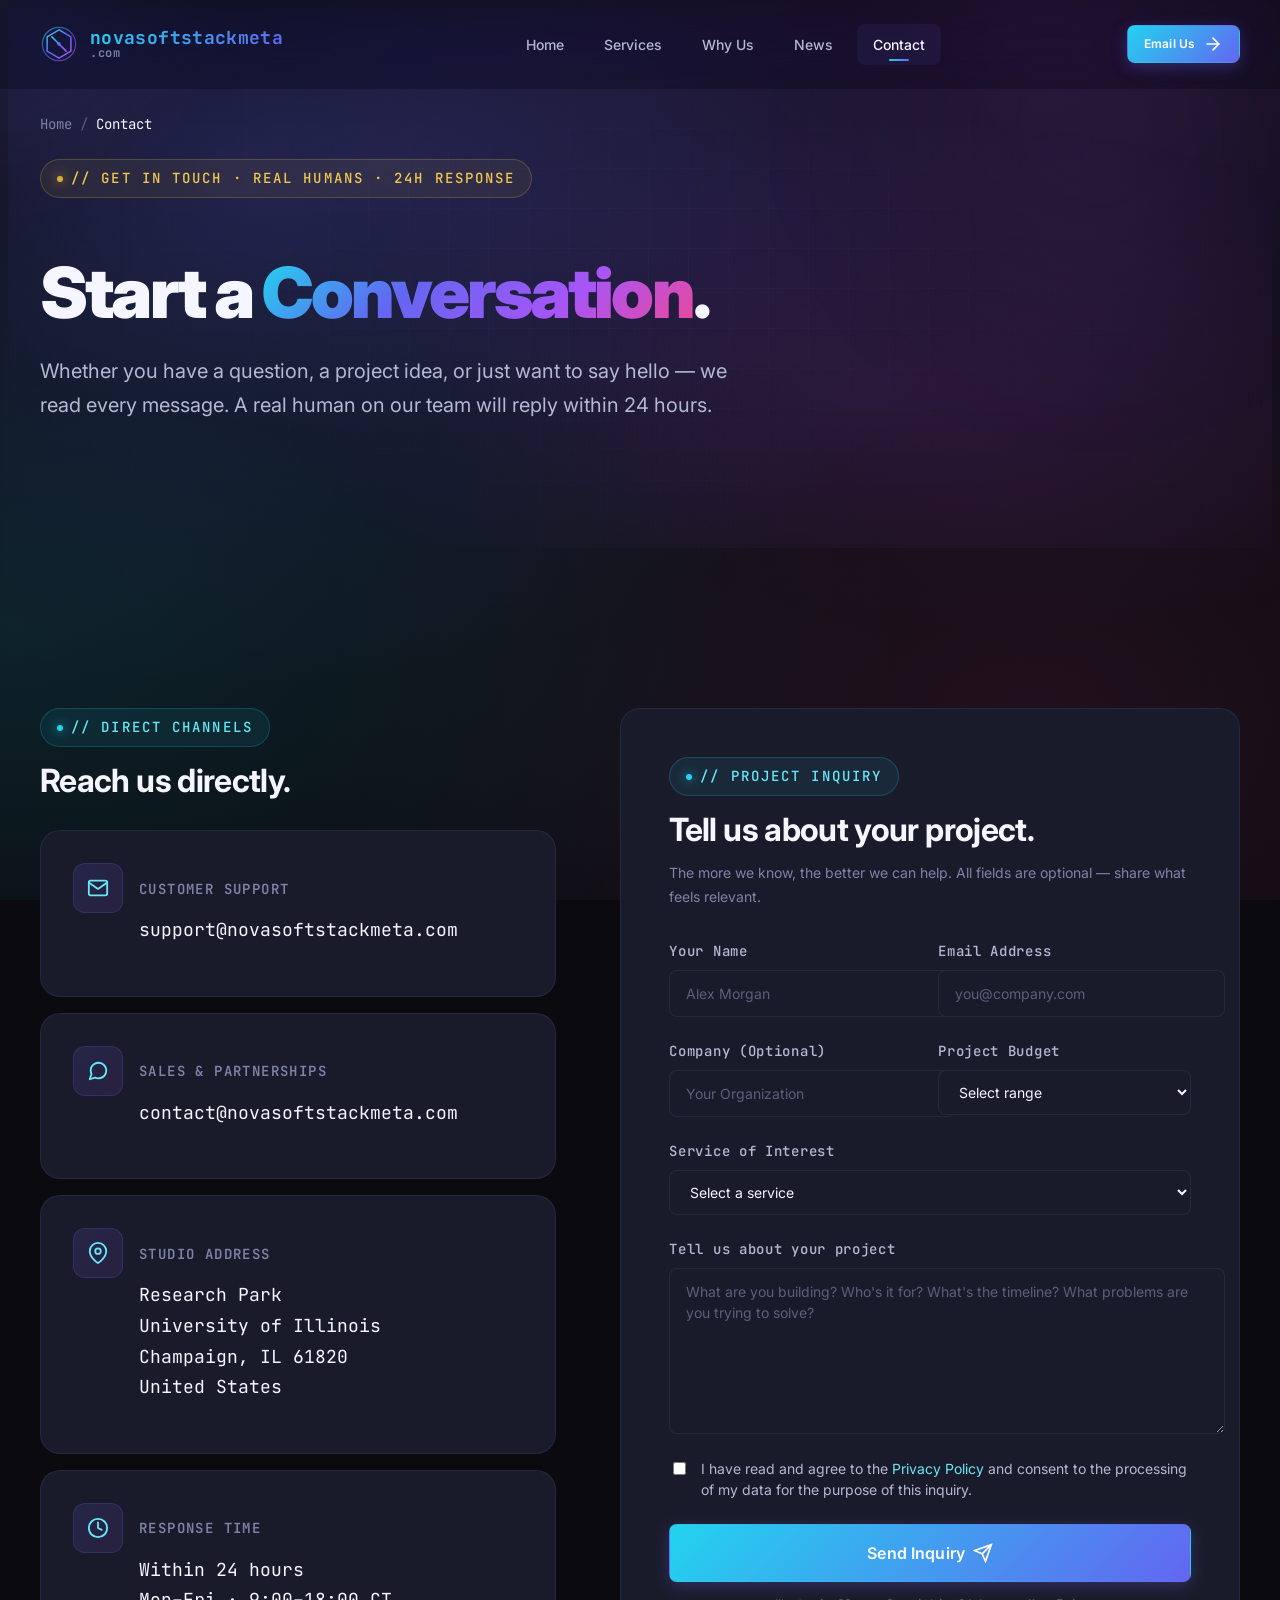
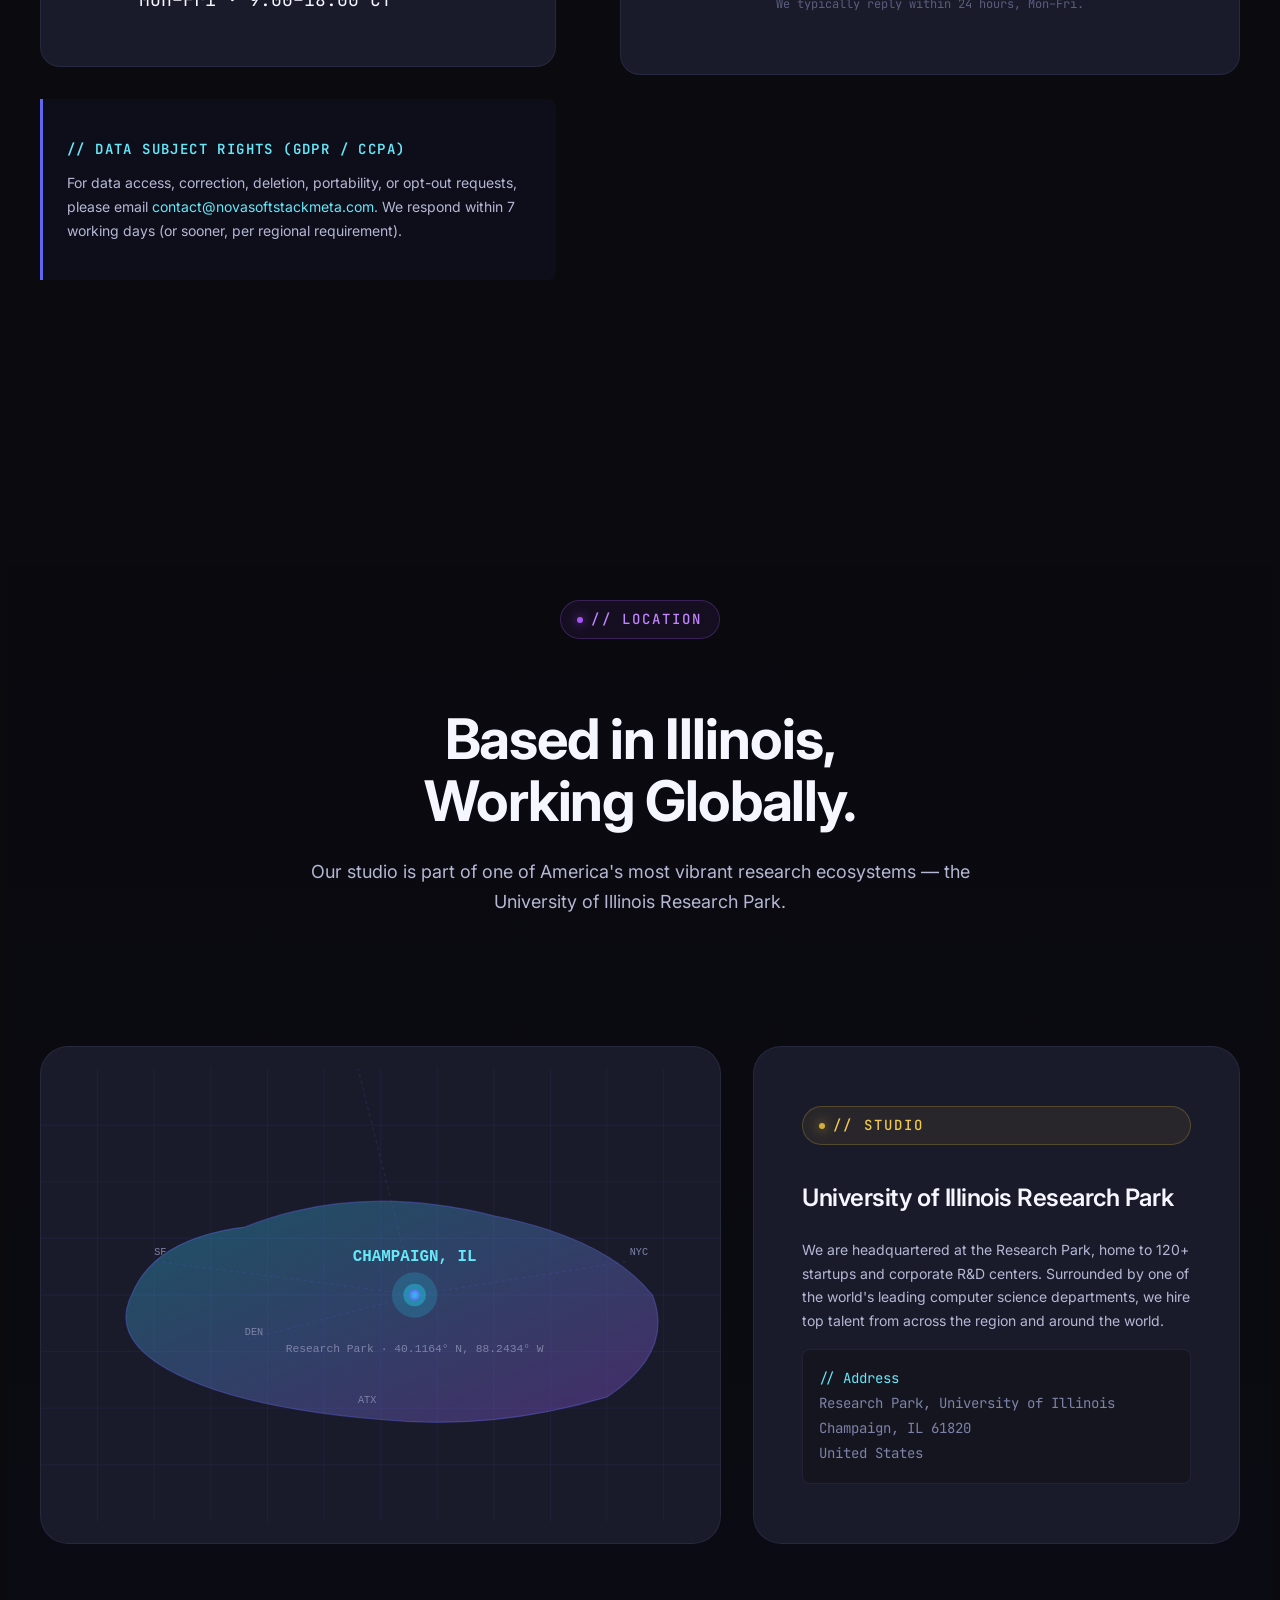
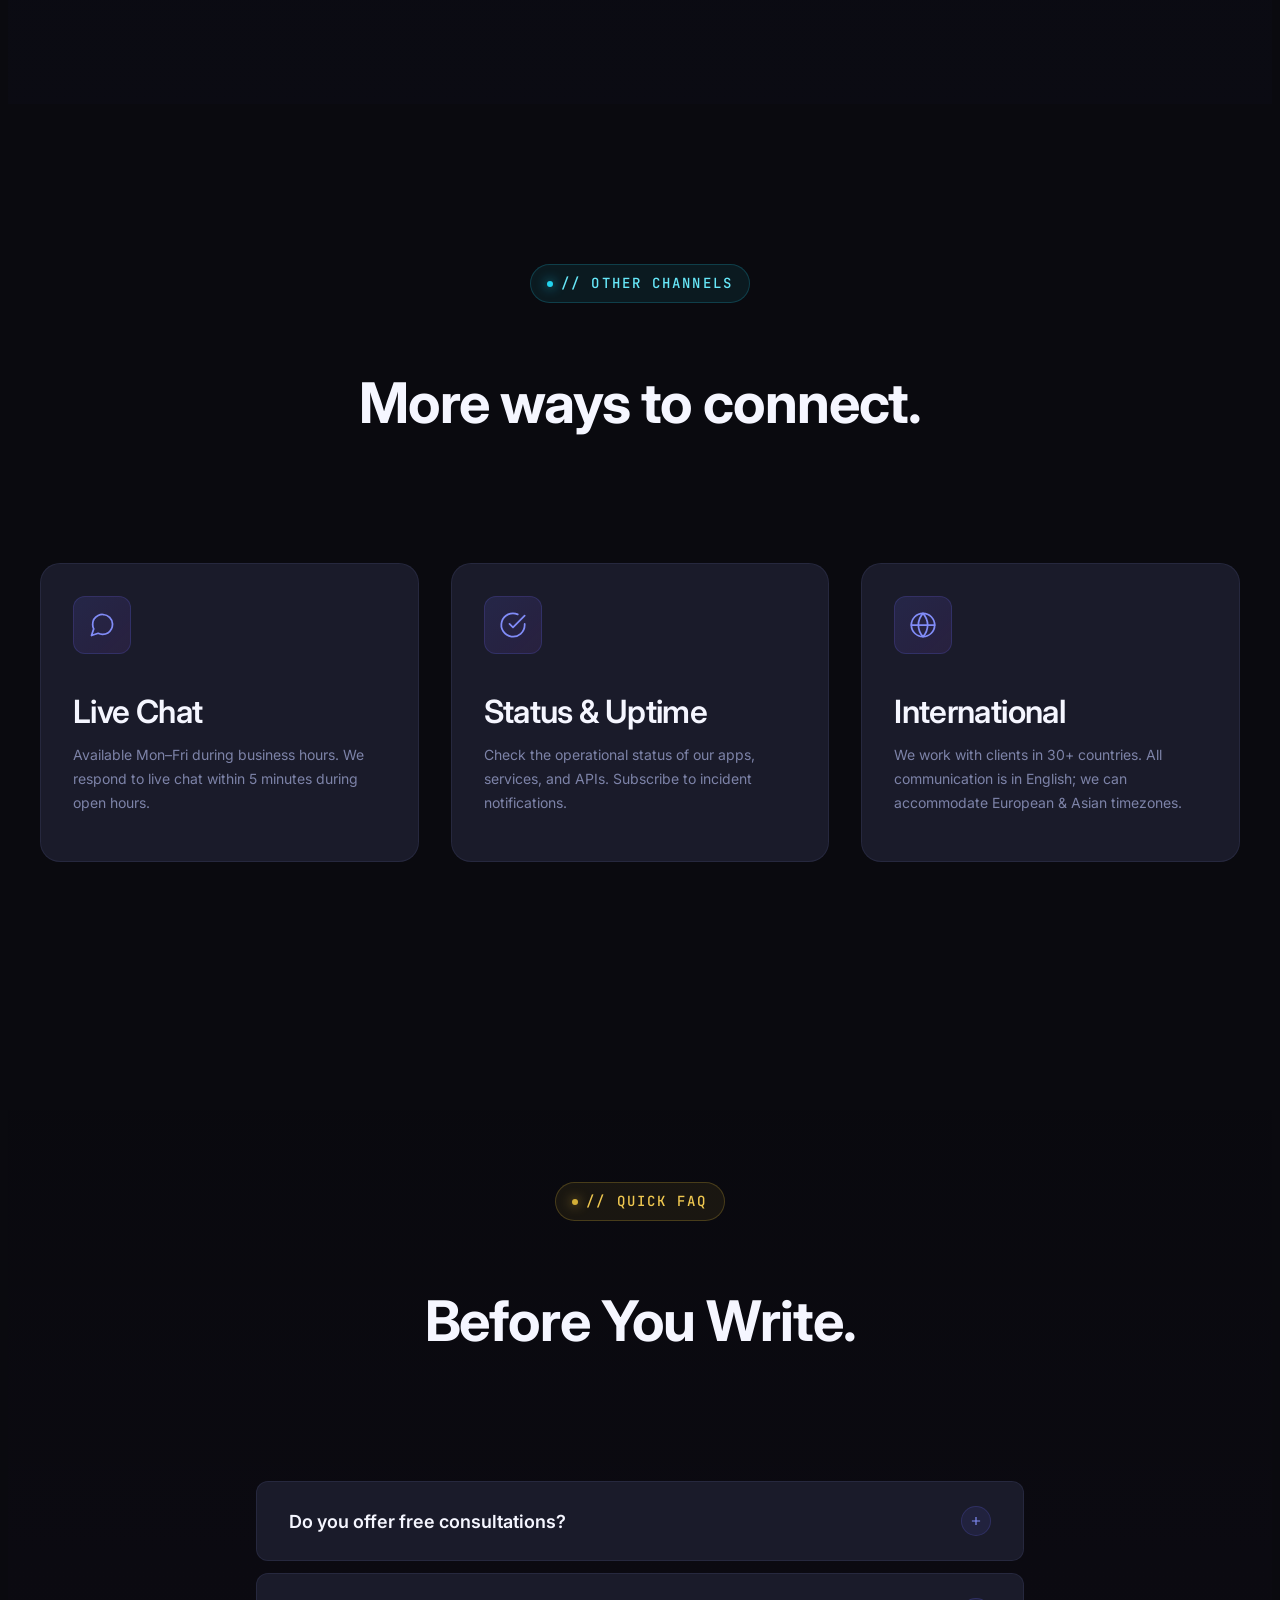
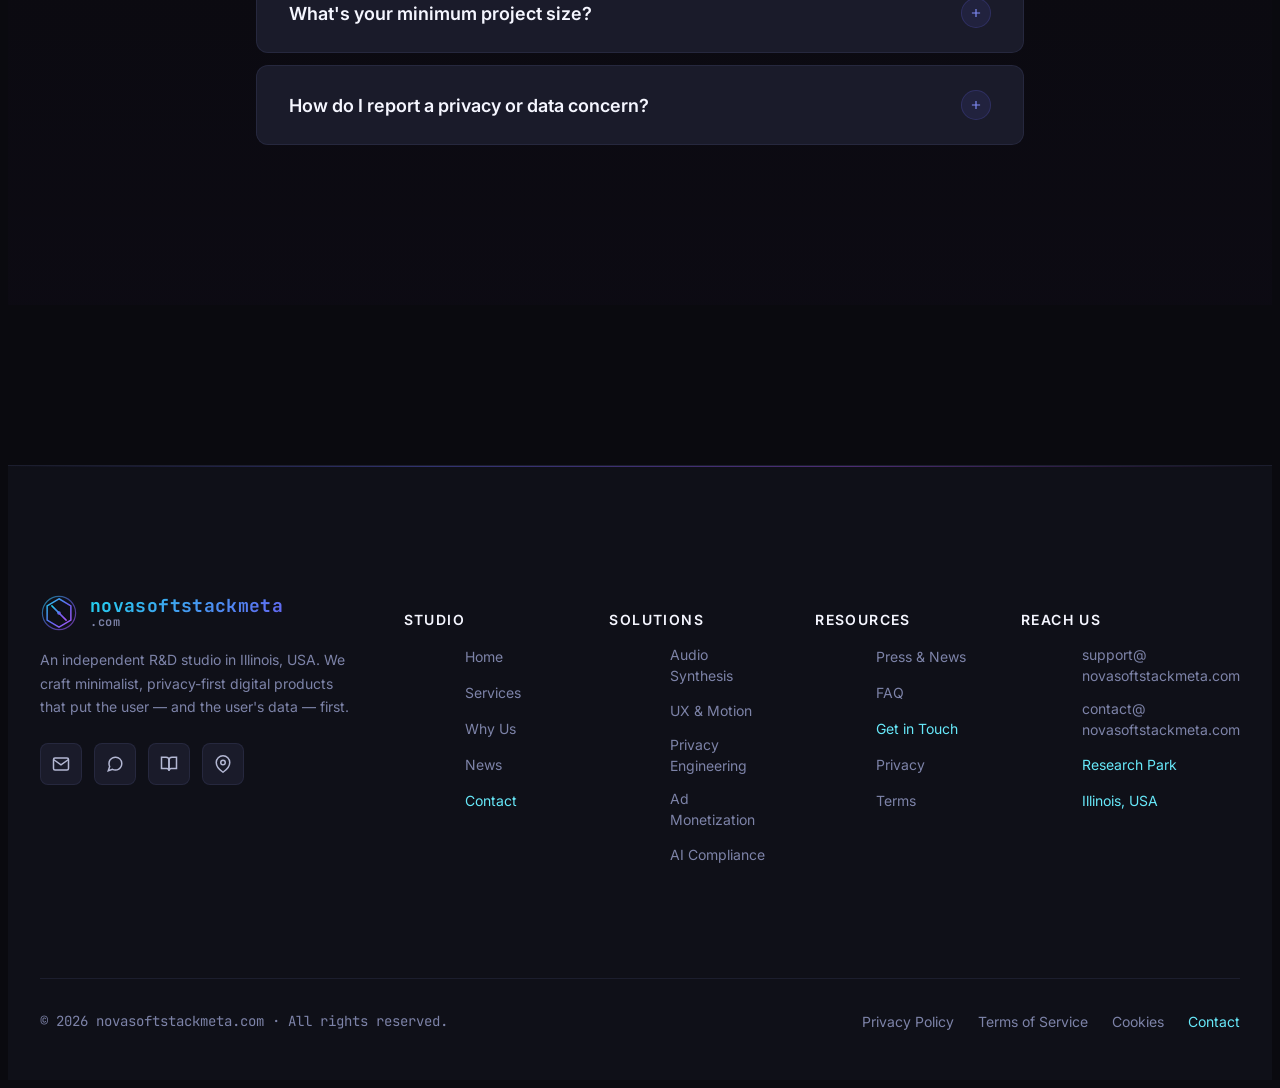
<file: contact.html>
<!DOCTYPE html>
<html lang="en">
<head>
<meta charset="UTF-8">
<meta name="viewport" content="width=device-width, initial-scale=1.0, maximum-scale=5.0">
<meta name="theme-color" content="#0a0a0f">
<title>Contact Us — novasoftstackmeta.com · Start a Conversation</title>
<meta name="description" content="Get in touch with novasoftstackmeta. Support: support@novasoftstackmeta.com. Contact: contact@novasoftstackmeta.com. Based at Research Park, University of Illinois, USA. We respond within 24 hours.">
<meta name="keywords" content="contact novasoftstackmeta, support, email, Research Park, Illinois, USA">
<meta name="robots" content="index, follow">
<link rel="canonical" href="https://novasoftstackmeta.com/contact.html">
<meta property="og:title" content="Contact Us — novasoftstackmeta.com">
<meta property="og:description" content="Get in touch with our R&D studio. We respond within 24 hours.">
<meta property="og:url" content="https://novasoftstackmeta.com/contact.html">
<link rel="icon" type="image/svg+xml" href="images/favicon.svg">
<link rel="preconnect" href="https://fonts.googleapis.com">
<link rel="preconnect" href="https://fonts.gstatic.com" crossorigin>
<link href="https://fonts.googleapis.com/css2?family=Inter:wght@300;400;500;600;700;800;900&family=JetBrains+Mono:wght@400;500;600;700&display=swap" rel="stylesheet">
<link rel="stylesheet" href="css/main.css">
<link rel="stylesheet" href="css/animations.css">
<link rel="stylesheet" href="css/pages.css">
</head>
<body>

<header class="site-header" role="banner">
  <div class="container">
    <nav class="nav" role="navigation" aria-label="Primary navigation">
      <a href="index.html" class="nav-brand" aria-label="novasoftstackmeta home">
        <svg class="logo-mark" viewBox="0 0 64 64" fill="none" aria-hidden="true">
          <defs><linearGradient id="hdrlg" x1="0%" y1="0%" x2="100%" y2="100%"><stop offset="0%" stop-color="#22d3ee"/><stop offset="50%" stop-color="#6366f1"/><stop offset="100%" stop-color="#a855f7"/></linearGradient></defs>
          <circle cx="32" cy="32" r="28" stroke="url(#hdrlg)" stroke-width="2" fill="none" opacity="0.6"/>
          <path d="M32 8 L52 20 L52 44 L32 56 L12 44 L12 20 Z" stroke="url(#hdrlg)" stroke-width="2.5" fill="none"/>
          <g stroke="url(#hdrlg)" stroke-width="2.5" stroke-linecap="round"><line x1="20" y1="44" x2="20" y2="20"/><line x1="20" y1="20" x2="44" y2="44"/><line x1="44" y1="44" x2="44" y2="20"/></g>
          <circle cx="32" cy="32" r="3" fill="url(#hdrlg)"/>
        </svg>
        <span class="nav-brand-text">
          <span class="brand-name">novasoftstackmeta</span>
          <span class="brand-domain">.com</span>
        </span>
      </a>
      <ul class="nav-menu" id="navMenu">
        <li><a href="index.html" class="nav-link">Home</a></li>
        <li><a href="services.html" class="nav-link">Services</a></li>
        <li><a href="advantages.html" class="nav-link">Why Us</a></li>
        <li><a href="news.html" class="nav-link">News</a></li>
        <li><a href="contact.html" class="nav-link active">Contact</a></li>
      </ul>
      <div class="nav-actions">
        <a href="mailto:contact@novasoftstackmeta.com" class="btn btn-primary btn-sm magnetic">
          <span>Email Us</span>
          <svg class="btn-icon" viewBox="0 0 24 24" fill="none" stroke="currentColor" stroke-width="2" stroke-linecap="round" stroke-linejoin="round"><line x1="5" y1="12" x2="19" y2="12"></line><polyline points="12 5 19 12 12 19"></polyline></svg>
        </a>
        <button class="nav-toggle" id="navToggle" aria-label="Toggle menu" aria-expanded="false">
          <svg viewBox="0 0 24 24" fill="none" stroke="currentColor" stroke-width="2" stroke-linecap="round" stroke-linejoin="round"><line x1="3" y1="6" x2="21" y2="6"></line><line x1="3" y1="12" x2="21" y2="12"></line><line x1="3" y1="18" x2="21" y2="18"></line></svg>
        </button>
      </div>
    </nav>
  </div>
</header>

<!-- PAGE HERO -->
<section class="page-hero">
  <div class="page-hero-bg" aria-hidden="true">
    <div class="tech-grid tech-grid-animated"></div>
  </div>
  <div class="container">
    <div class="page-hero-content">
      <nav class="page-breadcrumb" aria-label="Breadcrumb">
        <a href="index.html">Home</a>
        <span class="separator">/</span>
        <span class="current">Contact</span>
      </nav>
      <span class="eyebrow eyebrow-gold reveal">// Get in Touch · Real Humans · 24h Response</span>
      <h1 class="page-title reveal">Start a <span class="gradient-text-aurora">Conversation</span>.</h1>
      <p class="page-subtitle reveal">Whether you have a question, a project idea, or just want to say hello — we read every message. A real human on our team will reply within 24 hours.</p>
    </div>
  </div>
</section>

<!-- CONTACT GRID -->
<section class="section">
  <div class="container">
    <div class="contact-grid">
      <!-- LEFT: Contact Info -->
      <div class="reveal-left">
        <span class="eyebrow">// Direct Channels</span>
        <h2 style="font-size: var(--fs-2xl); margin: var(--space-4) 0 var(--space-6);">Reach us directly.</h2>

        <div class="contact-info-card">
          <div class="contact-info-icon">
            <svg viewBox="0 0 24 24" fill="none" stroke="currentColor" stroke-width="2" stroke-linecap="round" stroke-linejoin="round">
              <path d="M4 4h16c1.1 0 2 .9 2 2v12c0 1.1-.9 2-2 2H4c-1.1 0-2-.9-2-2V6c0-1.1.9-2 2-2z"></path>
              <polyline points="22,6 12,13 2,6"></polyline>
            </svg>
          </div>
          <div class="contact-info-content">
            <h4>Customer Support</h4>
            <p><a href="mailto:support@novasoftstackmeta.com">support@novasoftstackmeta.com</a></p>
          </div>
        </div>

        <div class="contact-info-card">
          <div class="contact-info-icon">
            <svg viewBox="0 0 24 24" fill="none" stroke="currentColor" stroke-width="2" stroke-linecap="round" stroke-linejoin="round">
              <path d="M21 11.5a8.38 8.38 0 0 1-.9 3.8 8.5 8.5 0 0 1-7.6 4.7 8.38 8.38 0 0 1-3.8-.9L3 21l1.9-5.7a8.38 8.38 0 0 1-.9-3.8 8.5 8.5 0 0 1 4.7-7.6 8.38 8.38 0 0 1 3.8-.9h.5a8.48 8.48 0 0 1 8 8v.5z"></path>
            </svg>
          </div>
          <div class="contact-info-content">
            <h4>Sales & Partnerships</h4>
            <p><a href="mailto:contact@novasoftstackmeta.com">contact@novasoftstackmeta.com</a></p>
          </div>
        </div>

        <div class="contact-info-card">
          <div class="contact-info-icon">
            <svg viewBox="0 0 24 24" fill="none" stroke="currentColor" stroke-width="2" stroke-linecap="round" stroke-linejoin="round">
              <path d="M21 10c0 7-9 13-9 13s-9-6-9-13a9 9 0 0 1 18 0z"></path>
              <circle cx="12" cy="10" r="3"></circle>
            </svg>
          </div>
          <div class="contact-info-content">
            <h4>Studio Address</h4>
            <p>Research Park<br>University of Illinois<br>Champaign, IL 61820<br>United States</p>
          </div>
        </div>

        <div class="contact-info-card">
          <div class="contact-info-icon">
            <svg viewBox="0 0 24 24" fill="none" stroke="currentColor" stroke-width="2" stroke-linecap="round" stroke-linejoin="round">
              <circle cx="12" cy="12" r="10"></circle>
              <polyline points="12 6 12 12 16 14"></polyline>
            </svg>
          </div>
          <div class="contact-info-content">
            <h4>Response Time</h4>
            <p>Within 24 hours<br>Mon–Fri · 9:00–18:00 CT</p>
          </div>
        </div>

        <div style="margin-top: var(--space-6); padding: var(--space-5); background: rgba(99, 102, 241, 0.05); border-left: 3px solid var(--color-accent); border-radius: 0 var(--radius-md) var(--radius-md) 0;">
          <h4 style="font-size: var(--fs-sm); color: var(--color-cyan-bright); font-family: var(--font-mono); text-transform: uppercase; letter-spacing: 0.1em; margin-bottom: var(--space-2);">// Data Subject Rights (GDPR / CCPA)</h4>
          <p style="font-size: var(--fs-sm); color: var(--color-text-secondary);">For data access, correction, deletion, portability, or opt-out requests, please email <a href="mailto:contact@novasoftstackmeta.com" style="color: var(--color-cyan-bright);">contact@novasoftstackmeta.com</a>. We respond within 7 working days (or sooner, per regional requirement).</p>
        </div>
      </div>

      <!-- RIGHT: Contact Form -->
      <div class="reveal-right">
        <div class="card" style="padding: var(--space-8);">
          <span class="eyebrow">// Project Inquiry</span>
          <h2 style="font-size: var(--fs-2xl); margin: var(--space-4) 0 var(--space-3);">Tell us about your project.</h2>
          <p style="color: var(--color-text-tertiary); font-size: var(--fs-sm); margin-bottom: var(--space-6);">The more we know, the better we can help. All fields are optional — share what feels relevant.</p>

          <form data-form="contact" novalidate>
            <div style="display: grid; grid-template-columns: 1fr 1fr; gap: var(--space-4);">
              <div class="form-group">
                <label class="form-label" for="contact-name">Your Name</label>
                <input class="form-input" type="text" id="contact-name" name="name" placeholder="Alex Morgan" required>
              </div>
              <div class="form-group">
                <label class="form-label" for="contact-email">Email Address</label>
                <input class="form-input" type="email" id="contact-email" name="email" placeholder="you@company.com" required>
              </div>
            </div>

            <div style="display: grid; grid-template-columns: 1fr 1fr; gap: var(--space-4);">
              <div class="form-group">
                <label class="form-label" for="contact-company">Company (Optional)</label>
                <input class="form-input" type="text" id="contact-company" name="company" placeholder="Your Organization">
              </div>
              <div class="form-group">
                <label class="form-label" for="contact-budget">Project Budget</label>
                <select class="form-input form-select" id="contact-budget" name="budget">
                  <option value="">Select range</option>
                  <option value="<25k">Under $25,000</option>
                  <option value="25-100k">$25,000 – $100,000</option>
                  <option value="100-250k">$100,000 – $250,000</option>
                  <option value=">250k">$250,000+</option>
                  <option value="revenue-share">Revenue-share partnership</option>
                </select>
              </div>
            </div>

            <div class="form-group">
              <label class="form-label" for="contact-service">Service of Interest</label>
              <select class="form-input form-select" id="contact-service" name="service">
                <option value="">Select a service</option>
                <option value="audio">Programmatic Audio Synthesis</option>
                <option value="ux">Immersive Interaction Design</option>
                <option value="privacy">Privacy Engineering</option>
                <option value="app">App Store Product Suite</option>
                <option value="monetize">Ad Monetization</option>
                <option value="ai">AI Compliance</option>
                <option value="full">Full-Stack Product</option>
                <option value="other">Other / Not Sure</option>
              </select>
            </div>

            <div class="form-group">
              <label class="form-label" for="contact-message">Tell us about your project</label>
              <textarea class="form-textarea" id="contact-message" name="message" placeholder="What are you building? Who's it for? What's the timeline? What problems are you trying to solve?" rows="6" required></textarea>
            </div>

            <div class="form-group">
              <label style="display: flex; align-items: flex-start; gap: var(--space-3); font-size: var(--fs-sm); color: var(--color-text-secondary); cursor: pointer;">
                <input type="checkbox" name="privacy" required style="margin-top: 4px; accent-color: var(--color-accent);">
                <span>I have read and agree to the <a href="privacy-policy.html" style="color: var(--color-cyan-bright);">Privacy Policy</a> and consent to the processing of my data for the purpose of this inquiry.</span>
              </label>
            </div>

            <button type="submit" class="btn btn-primary btn-lg magnetic full-width">
              <span>Send Inquiry</span>
              <svg class="btn-icon" viewBox="0 0 24 24" fill="none" stroke="currentColor" stroke-width="2"><line x1="22" y1="2" x2="11" y2="13"></line><polygon points="22 2 15 22 11 13 2 9 22 2"></polygon></svg>
            </button>
            <p style="font-size: var(--fs-xs); color: var(--color-text-muted); margin-top: var(--space-3); font-family: var(--font-mono); text-align: center;">
              We typically reply within 24 hours, Mon–Fri.
            </p>
          </form>
        </div>
      </div>
    </div>
  </div>
</section>

<!-- OFFICE / LOCATION -->
<section class="section" style="background: linear-gradient(180deg, transparent 0%, rgba(99,102,241,0.02) 100%);">
  <div class="container">
    <div class="section-header reveal">
      <span class="eyebrow eyebrow-purple">// Location</span>
      <h2 class="section-title">Based in Illinois,<br>Working Globally.</h2>
      <p class="section-description">Our studio is part of one of America's most vibrant research ecosystems — the University of Illinois Research Park.</p>
    </div>

    <div class="reveal" style="display: grid; grid-template-columns: 1.4fr 1fr; gap: var(--space-6); align-items: stretch;">
      <!-- Map illustration (SVG) -->
      <div style="background: var(--color-bg-elevated); border: 1px solid var(--color-border); border-radius: var(--radius-2xl); padding: var(--space-8); position: relative; overflow: hidden; min-height: 400px;">
        <svg viewBox="0 0 600 400" style="width: 100%; height: 100%; position: absolute; inset: 0;">
          <defs>
            <linearGradient id="mapGrad" x1="0%" y1="0%" x2="100%" y2="100%">
              <stop offset="0%" stop-color="#22d3ee" stop-opacity="0.3"/>
              <stop offset="100%" stop-color="#a855f7" stop-opacity="0.3"/>
            </linearGradient>
            <radialGradient id="pinGrad" cx="50%" cy="50%" r="50%">
              <stop offset="0%" stop-color="#22d3ee"/>
              <stop offset="100%" stop-color="#6366f1"/>
            </radialGradient>
          </defs>
          <!-- Grid -->
          <g stroke="rgba(99,102,241,0.15)" stroke-width="0.5">
            <line x1="0" y1="50" x2="600" y2="50"/>
            <line x1="0" y1="100" x2="600" y2="100"/>
            <line x1="0" y1="150" x2="600" y2="150"/>
            <line x1="0" y1="200" x2="600" y2="200"/>
            <line x1="0" y1="250" x2="600" y2="250"/>
            <line x1="0" y1="300" x2="600" y2="300"/>
            <line x1="0" y1="350" x2="600" y2="350"/>
            <line x1="50" y1="0" x2="50" y2="400"/>
            <line x1="100" y1="0" x2="100" y2="400"/>
            <line x1="150" y1="0" x2="150" y2="400"/>
            <line x1="200" y1="0" x2="200" y2="400"/>
            <line x1="250" y1="0" x2="250" y2="400"/>
            <line x1="300" y1="0" x2="300" y2="400"/>
            <line x1="350" y1="0" x2="350" y2="400"/>
            <line x1="400" y1="0" x2="400" y2="400"/>
            <line x1="450" y1="0" x2="450" y2="400"/>
            <line x1="500" y1="0" x2="500" y2="400"/>
            <line x1="550" y1="0" x2="550" y2="400"/>
          </g>
          <!-- Continental shape (simplified USA) -->
          <path d="M 80 200 Q 100 150 180 140 Q 280 100 400 130 Q 500 150 540 200 Q 560 250 500 290 Q 400 320 300 310 Q 180 300 120 270 Q 60 240 80 200 Z" fill="url(#mapGrad)" stroke="rgba(99,102,241,0.4)" stroke-width="1"/>
          <!-- Pin at Illinois -->
          <g transform="translate(330, 200)">
            <circle r="20" fill="rgba(34, 211, 238, 0.2)" class="anim-pulse"/>
            <circle r="10" fill="rgba(34, 211, 238, 0.4)"/>
            <circle r="5" fill="url(#pinGrad)"/>
            <text x="0" y="-30" text-anchor="middle" font-family="monospace" font-size="14" fill="#67e8f9" font-weight="bold">CHAMPAIGN, IL</text>
            <text x="0" y="50" text-anchor="middle" font-family="monospace" font-size="10" fill="#7d83a8">Research Park · 40.1164° N, 88.2434° W</text>
          </g>
          <!-- Connection lines to other cities -->
          <g stroke="rgba(99,102,241,0.3)" stroke-width="0.5" stroke-dasharray="3 3" fill="none">
            <line x1="330" y1="200" x2="100" y2="170"/><!-- SF -->
            <line x1="330" y1="200" x2="520" y2="170"/><!-- NYC -->
            <line x1="330" y1="200" x2="280" y1="280"/><!-- Austin -->
            <line x1="330" y1="200" x2="180" y2="240"/><!-- Denver -->
          </g>
          <g fill="#7d83a8" font-family="monospace" font-size="9">
            <text x="100" y="165">SF</text>
            <text x="520" y="165">NYC</text>
            <text x="280" y="295">ATX</text>
            <text x="180" y="235">DEN</text>
          </g>
        </svg>
      </div>

      <!-- Address card -->
      <div style="background: var(--color-bg-elevated); border: 1px solid var(--color-border); border-radius: var(--radius-2xl); padding: var(--space-8); display: flex; flex-direction: column; justify-content: center;">
        <span class="eyebrow eyebrow-gold" style="margin-bottom: var(--space-4);">// Studio</span>
        <h3 style="font-size: var(--fs-xl); margin-bottom: var(--space-3);">University of Illinois Research Park</h3>
        <p style="color: var(--color-text-secondary); font-size: var(--fs-sm); margin-bottom: var(--space-4); line-height: var(--lh-relaxed);">
          We are headquartered at the Research Park, home to 120+ startups and corporate R&D centers. Surrounded by one of the world's leading computer science departments, we hire top talent from across the region and around the world.
        </p>
        <div style="font-family: var(--font-mono); font-size: var(--fs-sm); color: var(--color-text-tertiary); line-height: 1.8; padding: var(--space-4); background: var(--color-bg-tertiary); border-radius: var(--radius-md); border: 1px solid var(--color-border);">
          <div style="color: var(--color-cyan-bright);">// Address</div>
          <div>Research Park, University of Illinois</div>
          <div>Champaign, IL 61820</div>
          <div>United States</div>
        </div>
      </div>
    </div>
  </div>
</section>

<!-- OTHER WAYS TO REACH US -->
<section class="section">
  <div class="container">
    <div class="section-header reveal">
      <span class="eyebrow">// Other Channels</span>
      <h2 class="section-title">More ways to connect.</h2>
    </div>
    <div class="grid grid-3 reveal stagger-children">
      <div class="card">
        <div class="feature-icon"><svg viewBox="0 0 24 24" fill="none" stroke="currentColor" stroke-width="1.5" stroke-linecap="round" stroke-linejoin="round"><path d="M21 11.5a8.38 8.38 0 0 1-.9 3.8 8.5 8.5 0 0 1-7.6 4.7 8.38 8.38 0 0 1-3.8-.9L3 21l1.9-5.7a8.38 8.38 0 0 1-.9-3.8 8.5 8.5 0 0 1 4.7-7.6 8.38 8.38 0 0 1 3.8-.9h.5a8.48 8.48 0 0 1 8 8v.5z"></path></svg></div>
        <h3 style="margin: var(--space-4) 0 var(--space-2);">Live Chat</h3>
        <p style="font-size: var(--fs-sm); color: var(--color-text-tertiary);">Available Mon–Fri during business hours. We respond to live chat within 5 minutes during open hours.</p>
      </div>
      <div class="card">
        <div class="feature-icon"><svg viewBox="0 0 24 24" fill="none" stroke="currentColor" stroke-width="1.5" stroke-linecap="round" stroke-linejoin="round"><path d="M22 11.08V12a10 10 0 1 1-5.93-9.14"></path><polyline points="22 4 12 14.01 9 11.01"></polyline></svg></div>
        <h3 style="margin: var(--space-4) 0 var(--space-2);">Status & Uptime</h3>
        <p style="font-size: var(--fs-sm); color: var(--color-text-tertiary);">Check the operational status of our apps, services, and APIs. Subscribe to incident notifications.</p>
      </div>
      <div class="card">
        <div class="feature-icon"><svg viewBox="0 0 24 24" fill="none" stroke="currentColor" stroke-width="1.5" stroke-linecap="round" stroke-linejoin="round"><circle cx="12" cy="12" r="10"></circle><line x1="2" y1="12" x2="22" y2="12"></line><path d="M12 2a15.3 15.3 0 0 1 4 10 15.3 15.3 0 0 1-4 10 15.3 15.3 0 0 1-4-10 15.3 15.3 0 0 1 4-10z"></path></svg></div>
        <h3 style="margin: var(--space-4) 0 var(--space-2);">International</h3>
        <p style="font-size: var(--fs-sm); color: var(--color-text-tertiary);">We work with clients in 30+ countries. All communication is in English; we can accommodate European & Asian timezones.</p>
      </div>
    </div>
  </div>
</section>

<!-- FAQ mini -->
<section class="section" style="background: linear-gradient(180deg, transparent 0%, rgba(168,85,247,0.02) 100%);">
  <div class="container container-narrow">
    <div class="section-header reveal">
      <span class="eyebrow eyebrow-gold">// Quick FAQ</span>
      <h2 class="section-title">Before You Write.</h2>
    </div>
    <div class="faq-list reveal">
      <div class="faq-item">
        <button class="faq-question" aria-expanded="false">
          <span>Do you offer free consultations?</span>
          <div class="faq-icon"><svg viewBox="0 0 24 24" fill="none" stroke="currentColor" stroke-width="2"><line x1="12" y1="5" x2="12" y2="19"></line><line x1="5" y1="12" x2="19" y2="12"></line></svg></div>
        </button>
        <div class="faq-answer"><p>Yes — initial 30-minute discovery calls are always free. We'll discuss your project, give you our honest take on scope and feasibility, and quote you a flat fee for any paid engagement.</p></div>
      </div>
      <div class="faq-item">
        <button class="faq-question" aria-expanded="false">
          <span>What's your minimum project size?</span>
          <div class="faq-icon"><svg viewBox="0 0 24 24" fill="none" stroke="currentColor" stroke-width="2"><line x1="12" y1="5" x2="12" y2="19"></line><line x1="5" y1="12" x2="19" y2="12"></line></svg></div>
        </button>
        <div class="faq-answer"><p>4+ weeks. We focus on end-to-end product work — strategy, design, build, ship, iterate. For short tasks, we are happy to recommend trusted partners.</p></div>
      </div>
      <div class="faq-item">
        <button class="faq-question" aria-expanded="false">
          <span>How do I report a privacy or data concern?</span>
          <div class="faq-icon"><svg viewBox="0 0 24 24" fill="none" stroke="currentColor" stroke-width="2"><line x1="12" y1="5" x2="12" y2="19"></line><line x1="5" y1="12" x2="19" y2="12"></line></svg></div>
        </button>
        <div class="faq-answer"><p>Email <a href="mailto:contact@novasoftstackmeta.com">contact@novasoftstackmeta.com</a> with subject "Privacy Concern" or "Data Request". We respond within 7 working days — typically faster. See our full <a href="privacy-policy.html">Privacy Policy</a> for details.</p></div>
      </div>
    </div>
  </div>
</section>

<!-- FOOTER -->
<footer class="site-footer" role="contentinfo">
  <div class="container">
    <div class="footer-grid">
      <div class="footer-brand">
        <a href="index.html" class="nav-brand">
          <svg class="logo-mark" viewBox="0 0 64 64" fill="none" aria-hidden="true">
            <defs><linearGradient id="fl2" x1="0%" y1="0%" x2="100%" y2="100%"><stop offset="0%" stop-color="#22d3ee"/><stop offset="50%" stop-color="#6366f1"/><stop offset="100%" stop-color="#a855f7"/></linearGradient></defs>
            <circle cx="32" cy="32" r="28" stroke="url(#fl2)" stroke-width="2" fill="none" opacity="0.6"/>
            <path d="M32 8 L52 20 L52 44 L32 56 L12 44 L12 20 Z" stroke="url(#fl2)" stroke-width="2.5" fill="none"/>
            <g stroke="url(#fl2)" stroke-width="2.5" stroke-linecap="round"><line x1="20" y1="44" x2="20" y2="20"/><line x1="20" y1="20" x2="44" y2="44"/><line x1="44" y1="44" x2="44" y2="20"/></g>
            <circle cx="32" cy="32" r="3" fill="url(#fl2)"/>
          </svg>
          <span class="nav-brand-text">
            <span class="brand-name">novasoftstackmeta</span>
            <span class="brand-domain">.com</span>
          </span>
        </a>
        <p class="footer-description">An independent R&D studio in Illinois, USA. We craft minimalist, privacy-first digital products that put the user — and the user's data — first.</p>
        <div class="footer-socials">
          <a href="mailto:support@novasoftstackmeta.com" class="social-link" aria-label="Email support"><svg viewBox="0 0 24 24" fill="none" stroke="currentColor" stroke-width="2"><path d="M4 4h16c1.1 0 2 .9 2 2v12c0 1.1-.9 2-2 2H4c-1.1 0-2-.9-2-2V6c0-1.1.9-2 2-2z"></path><polyline points="22,6 12,13 2,6"></polyline></svg></a>
          <a href="mailto:contact@novasoftstackmeta.com" class="social-link" aria-label="Email contact"><svg viewBox="0 0 24 24" fill="none" stroke="currentColor" stroke-width="2"><path d="M21 11.5a8.38 8.38 0 0 1-.9 3.8 8.5 8.5 0 0 1-7.6 4.7 8.38 8.38 0 0 1-3.8-.9L3 21l1.9-5.7a8.38 8.38 0 0 1-.9-3.8 8.5 8.5 0 0 1 4.7-7.6 8.38 8.38 0 0 1 3.8-.9h.5a8.48 8.48 0 0 1 8 8v.5z"></path></svg></a>
          <a href="news.html" class="social-link" aria-label="News"><svg viewBox="0 0 24 24" fill="none" stroke="currentColor" stroke-width="2"><path d="M2 3h6a4 4 0 0 1 4 4v14a3 3 0 0 0-3-3H2z"></path><path d="M22 3h-6a4 4 0 0 0-4 4v14a3 3 0 0 1 3-3h7z"></path></svg></a>
          <a href="contact.html" class="social-link" aria-label="Contact"><svg viewBox="0 0 24 24" fill="none" stroke="currentColor" stroke-width="2"><path d="M21 10c0 7-9 13-9 13s-9-6-9-13a9 9 0 0 1 18 0z"></path><circle cx="12" cy="10" r="3"></circle></svg></a>
        </div>
      </div>
      <div class="footer-column">
        <h4>Studio</h4>
        <ul class="footer-links">
          <li><a href="index.html">Home</a></li>
          <li><a href="services.html">Services</a></li>
          <li><a href="advantages.html">Why Us</a></li>
          <li><a href="news.html">News</a></li>
          <li><a href="contact.html">Contact</a></li>
        </ul>
      </div>
      <div class="footer-column">
        <h4>Solutions</h4>
        <ul class="footer-links">
          <li><a href="services.html#audio">Audio Synthesis</a></li>
          <li><a href="services.html#ux">UX & Motion</a></li>
          <li><a href="services.html#privacy">Privacy Engineering</a></li>
          <li><a href="services.html#monetize">Ad Monetization</a></li>
          <li><a href="services.html#ai">AI Compliance</a></li>
        </ul>
      </div>
      <div class="footer-column">
        <h4>Resources</h4>
        <ul class="footer-links">
          <li><a href="news.html">Press & News</a></li>
          <li><a href="advantages.html#faq">FAQ</a></li>
          <li><a href="contact.html">Get in Touch</a></li>
          <li><a href="privacy-policy.html">Privacy</a></li>
          <li><a href="terms-of-service.html">Terms</a></li>
        </ul>
      </div>
      <div class="footer-column">
        <h4>Reach Us</h4>
        <ul class="footer-links">
          <li><a href="mailto:support@novasoftstackmeta.com">support@<wbr>novasoftstackmeta.com</a></li>
          <li><a href="mailto:contact@novasoftstackmeta.com">contact@<wbr>novasoftstackmeta.com</a></li>
          <li><a href="contact.html">Research Park</a></li>
          <li><a href="contact.html">Illinois, USA</a></li>
        </ul>
      </div>
    </div>
    <div class="footer-bottom">
      <div class="footer-copyright">© 2026 novasoftstackmeta.com · All rights reserved.</div>
      <div class="footer-legal">
        <a href="privacy-policy.html">Privacy Policy</a>
        <a href="terms-of-service.html">Terms of Service</a>
        <a href="privacy-policy.html#cookies">Cookies</a>
        <a href="contact.html">Contact</a>
      </div>
    </div>
  </div>
</footer>

<script src="js/main.js" defer></script>
<script src="js/animations.js" defer></script>
</body>
</html>
</file>
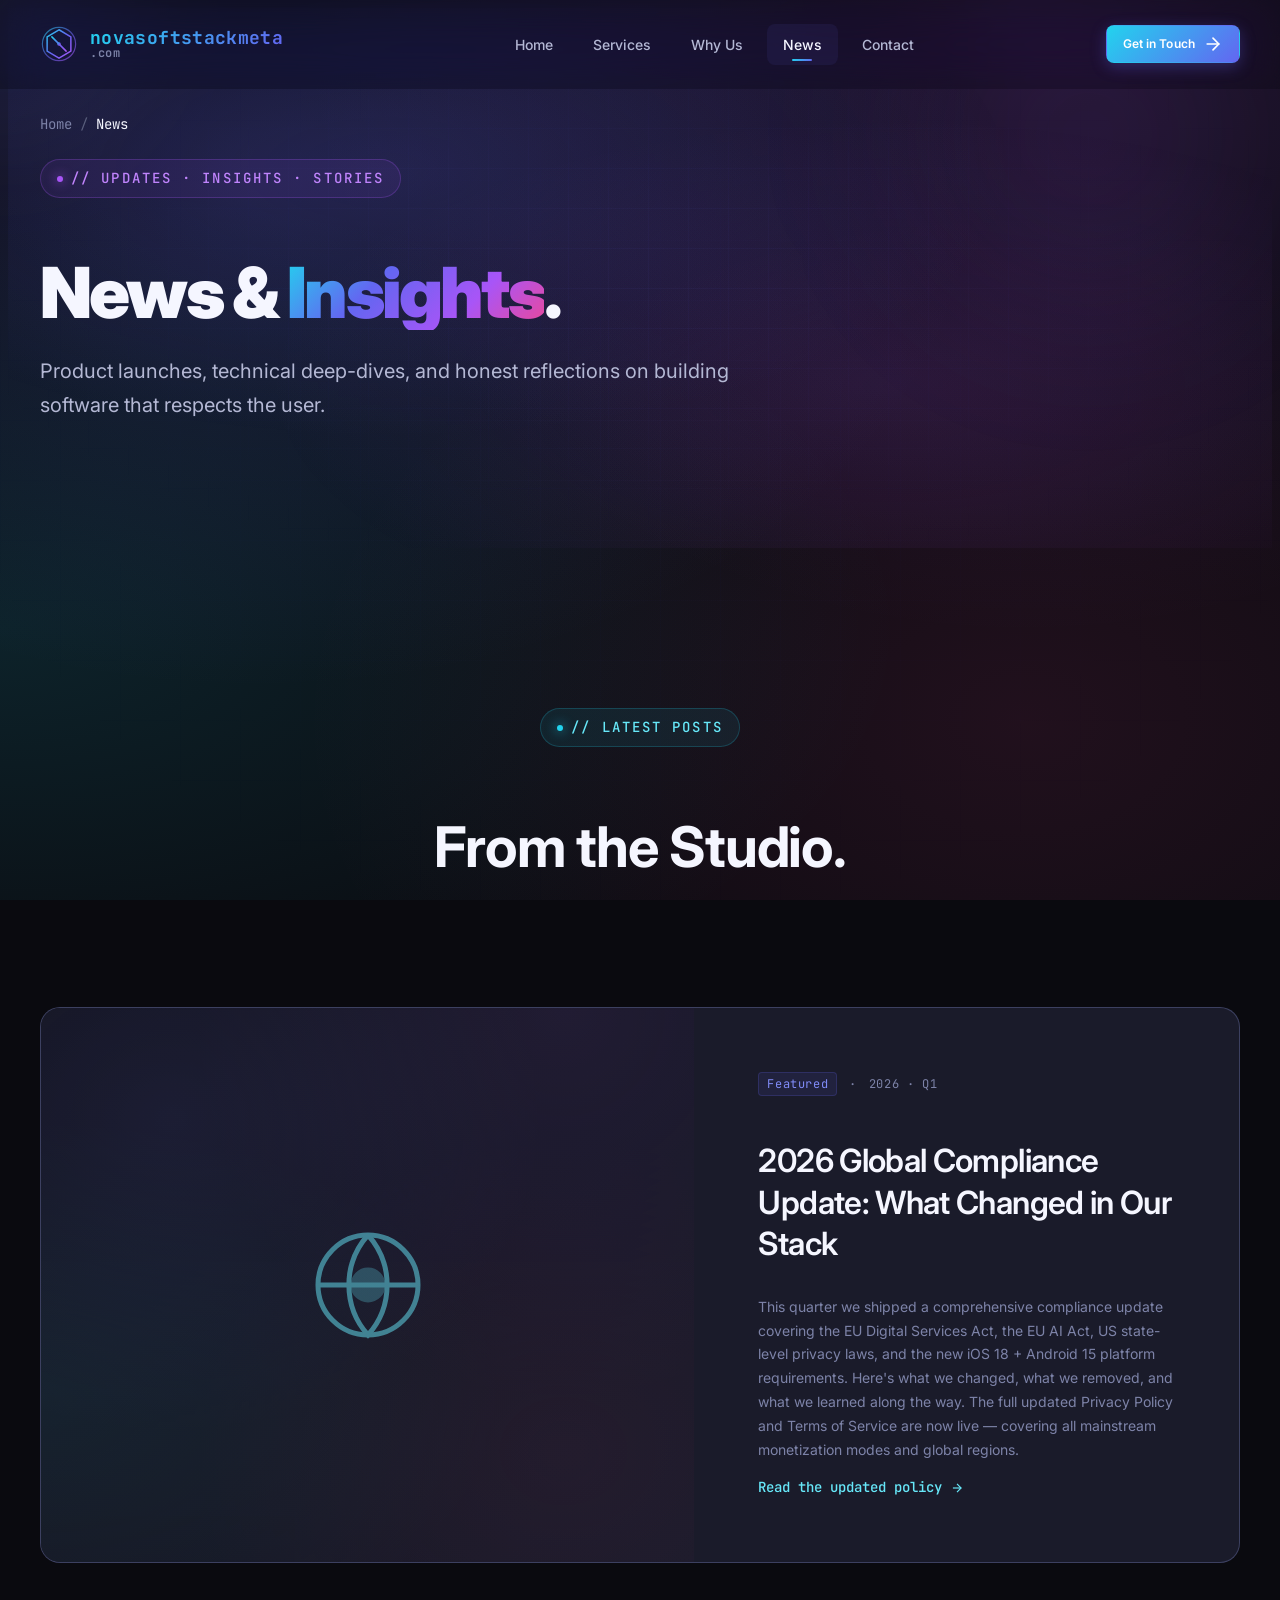
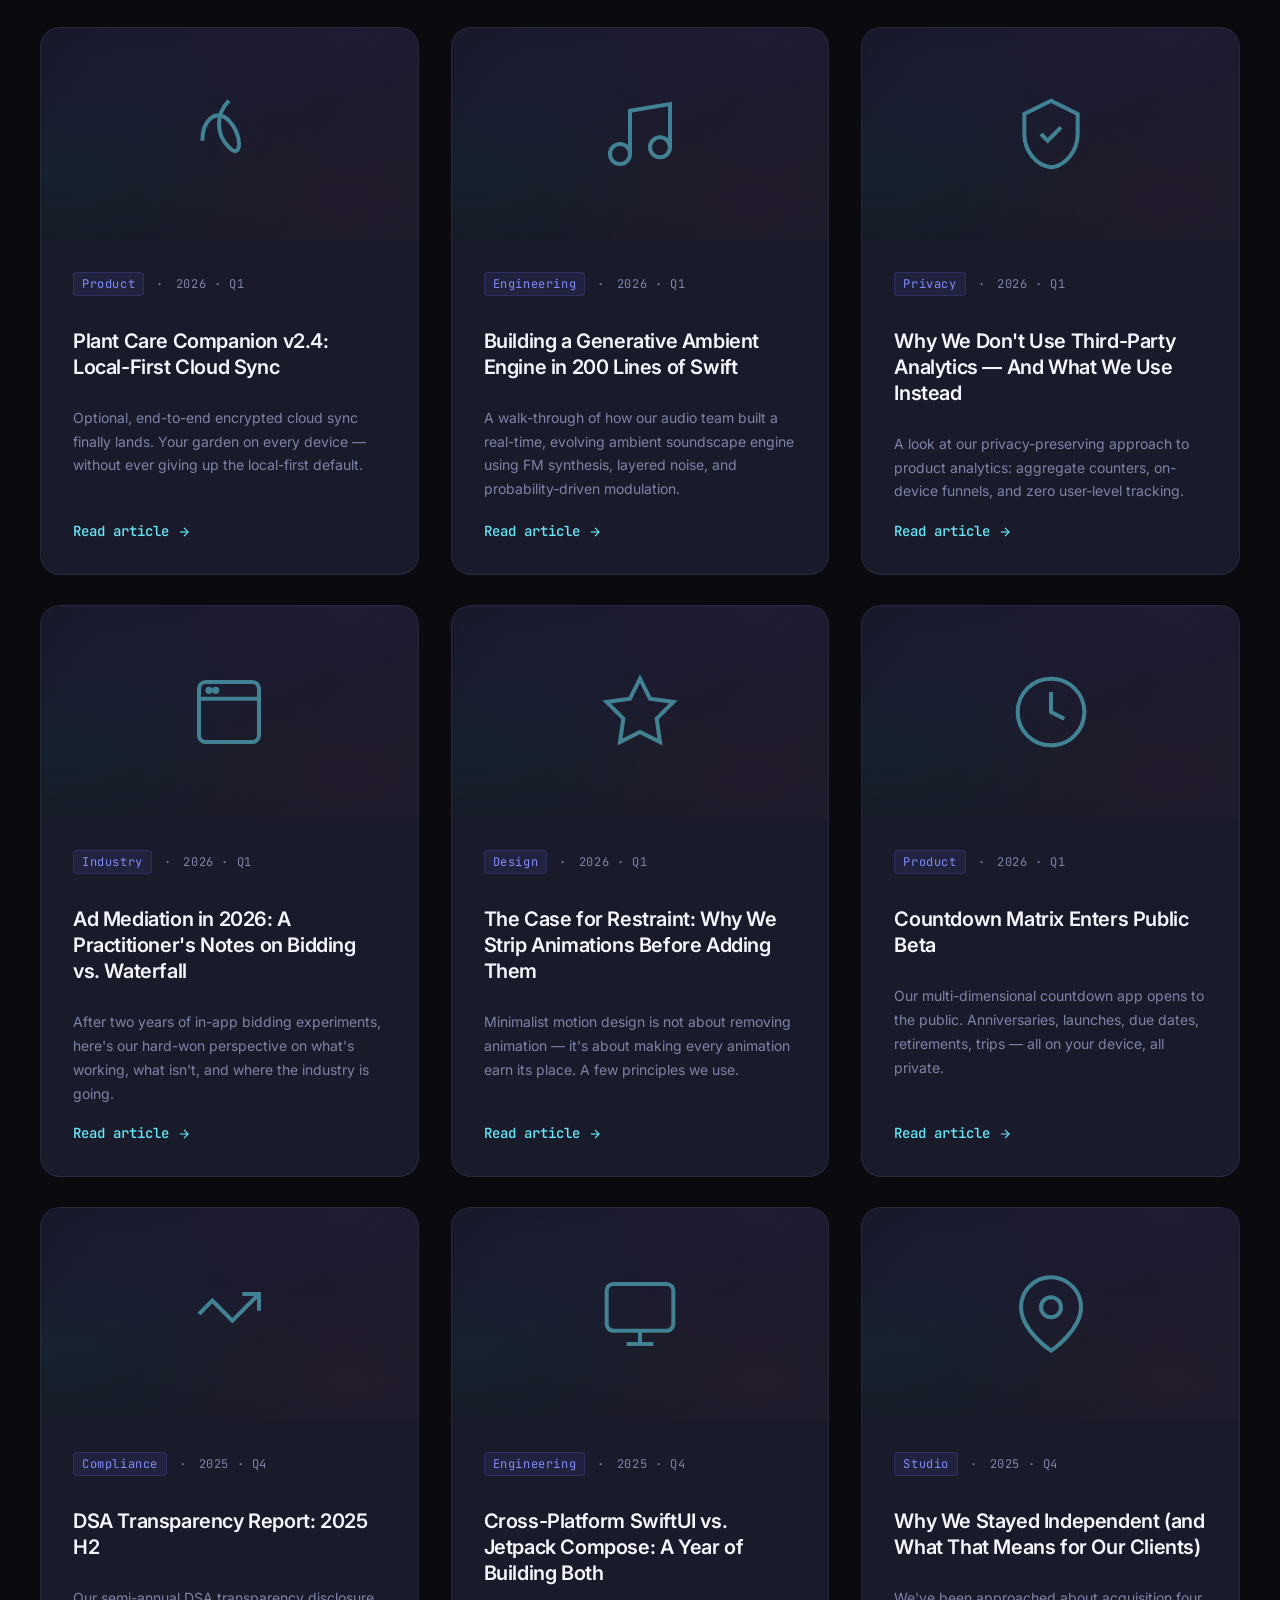
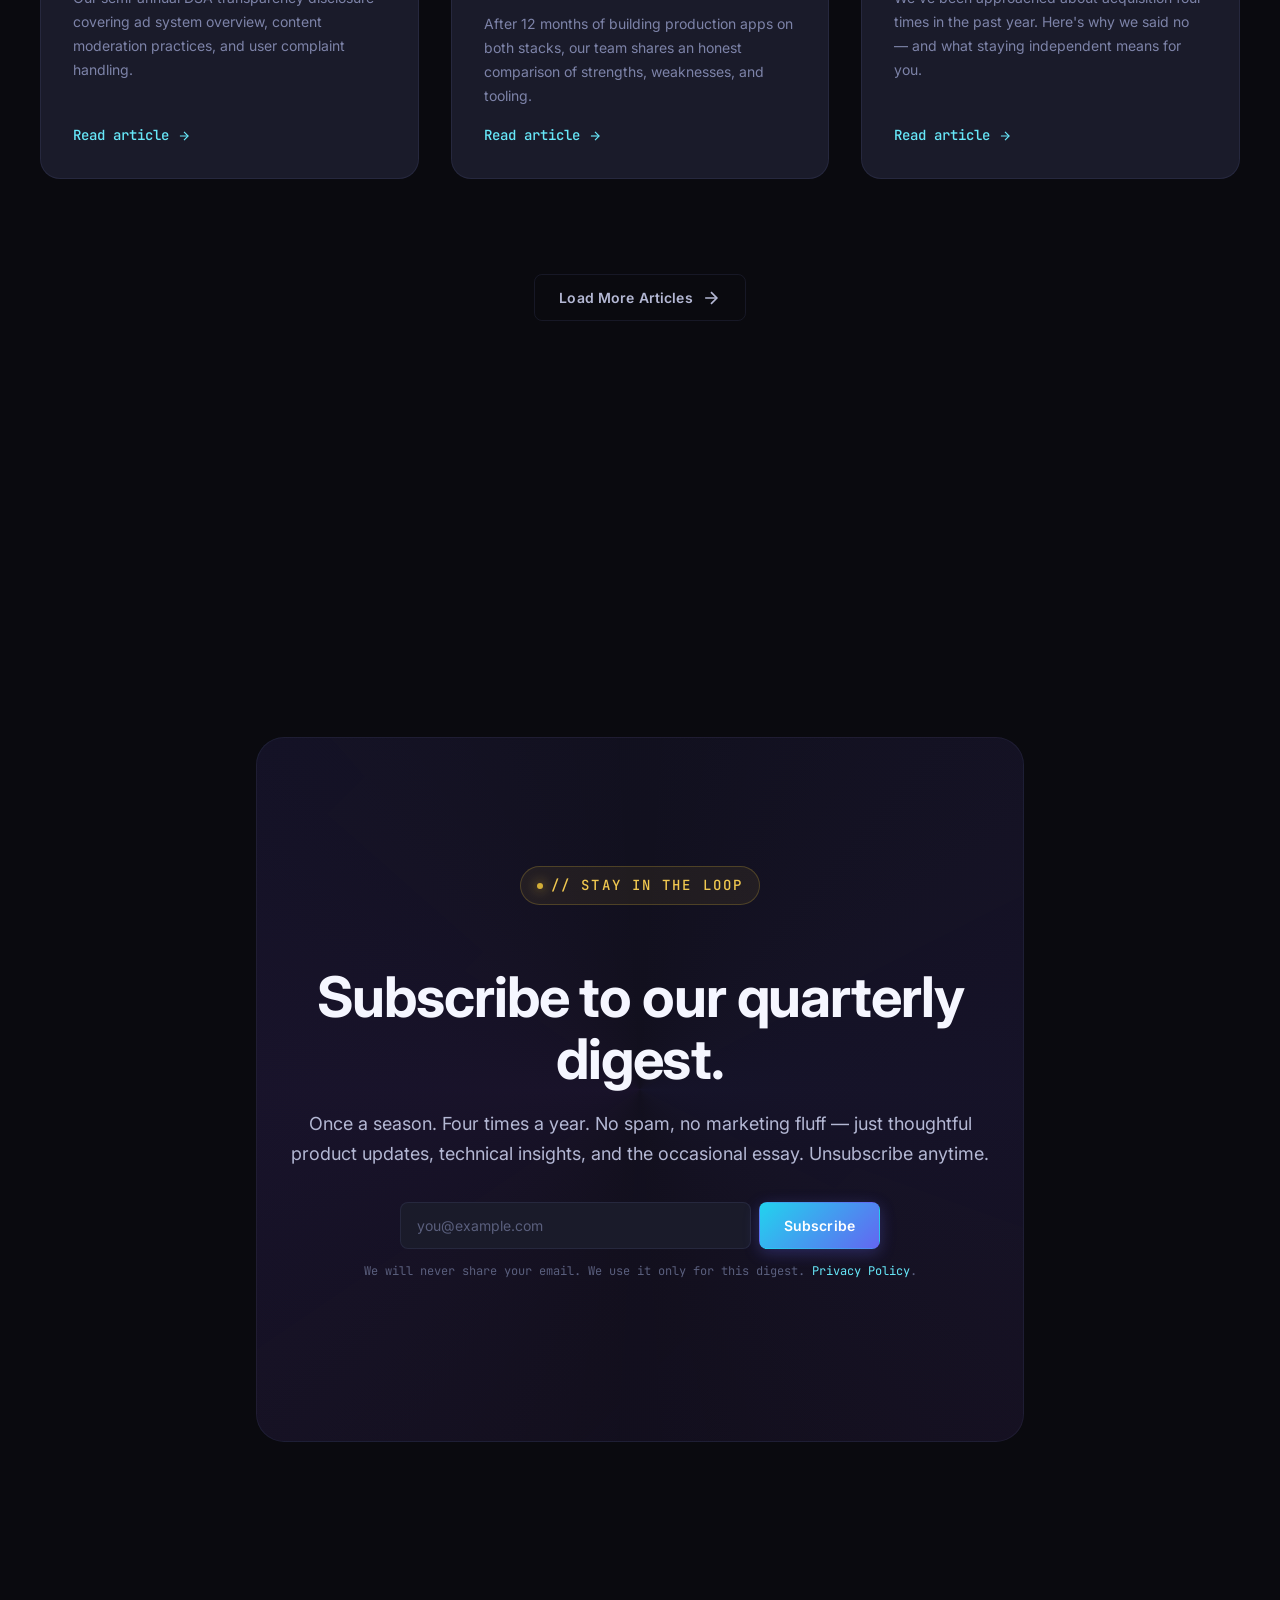
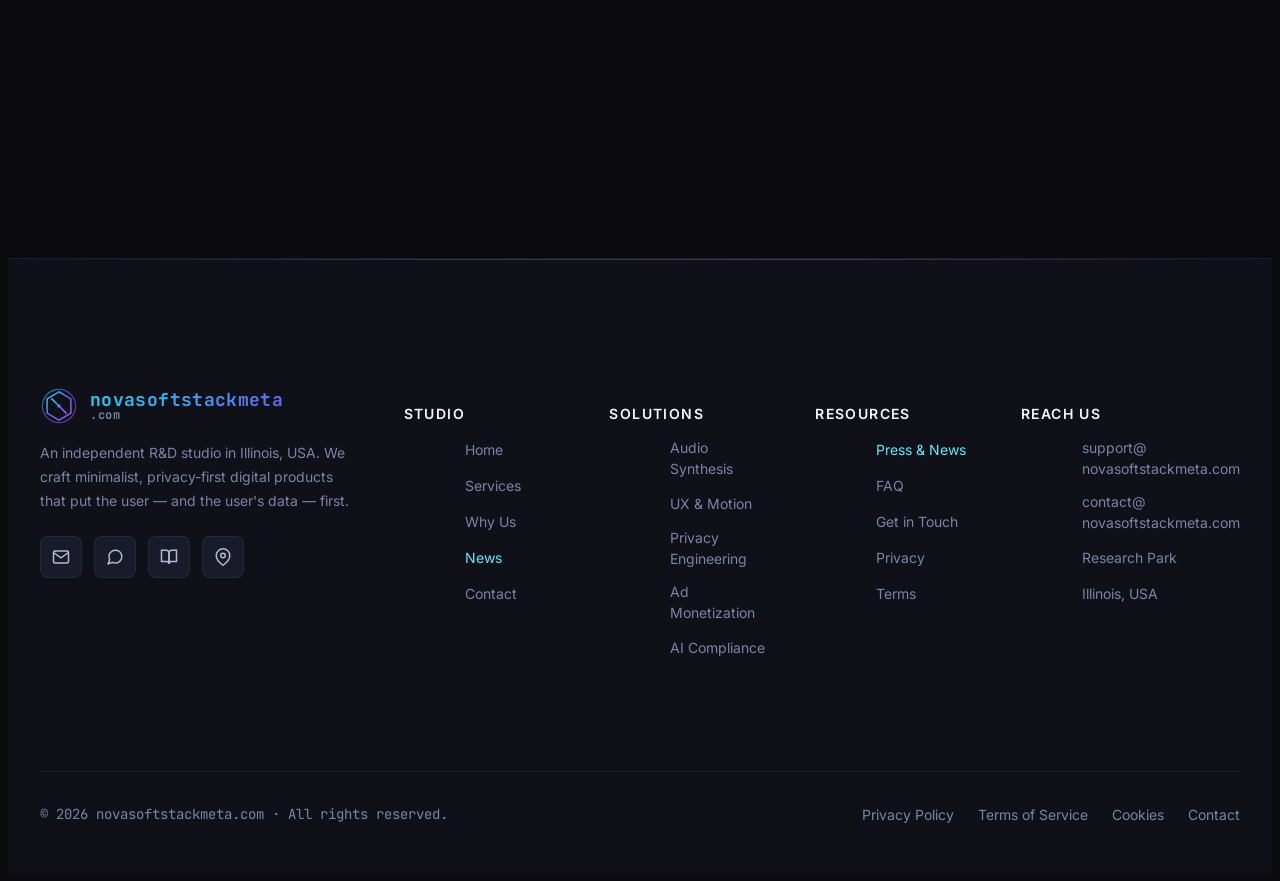
<file: news.html>
<!DOCTYPE html>
<html lang="en">
<head>
<meta charset="UTF-8">
<meta name="viewport" content="width=device-width, initial-scale=1.0, maximum-scale=5.0">
<meta name="theme-color" content="#0a0a0f">
<title>News & Insights — novasoftstackmeta.com · Studio Updates & Industry Perspectives</title>
<meta name="description" content="Latest news, product launches, technical deep-dives, and industry perspectives from the novasoftstackmeta R&D studio. Updates on privacy engineering, audio synthesis, immersive UX, and ad monetization.">
<meta name="keywords" content="novasoftstackmeta news, app launch, iOS 18, Android 15, privacy engineering, audio synthesis, app monetization">
<meta name="robots" content="index, follow">
<link rel="canonical" href="https://novasoftstackmeta.com/news.html">
<meta property="og:title" content="News & Insights — novasoftstackmeta.com">
<meta property="og:description" content="Latest news, product launches, and technical insights from our R&D studio.">
<meta property="og:url" content="https://novasoftstackmeta.com/news.html">
<link rel="icon" type="image/svg+xml" href="images/favicon.svg">
<link rel="preconnect" href="https://fonts.googleapis.com">
<link rel="preconnect" href="https://fonts.gstatic.com" crossorigin>
<link href="https://fonts.googleapis.com/css2?family=Inter:wght@300;400;500;600;700;800;900&family=JetBrains+Mono:wght@400;500;600;700&display=swap" rel="stylesheet">
<link rel="stylesheet" href="css/main.css">
<link rel="stylesheet" href="css/animations.css">
<link rel="stylesheet" href="css/pages.css">
</head>
<body>

<header class="site-header" role="banner">
  <div class="container">
    <nav class="nav" role="navigation" aria-label="Primary navigation">
      <a href="index.html" class="nav-brand" aria-label="novasoftstackmeta home">
        <svg class="logo-mark" viewBox="0 0 64 64" fill="none" aria-hidden="true">
          <defs><linearGradient id="hdrlg" x1="0%" y1="0%" x2="100%" y2="100%"><stop offset="0%" stop-color="#22d3ee"/><stop offset="50%" stop-color="#6366f1"/><stop offset="100%" stop-color="#a855f7"/></linearGradient></defs>
          <circle cx="32" cy="32" r="28" stroke="url(#hdrlg)" stroke-width="2" fill="none" opacity="0.6"/>
          <path d="M32 8 L52 20 L52 44 L32 56 L12 44 L12 20 Z" stroke="url(#hdrlg)" stroke-width="2.5" fill="none"/>
          <g stroke="url(#hdrlg)" stroke-width="2.5" stroke-linecap="round"><line x1="20" y1="44" x2="20" y2="20"/><line x1="20" y1="20" x2="44" y2="44"/><line x1="44" y1="44" x2="44" y2="20"/></g>
          <circle cx="32" cy="32" r="3" fill="url(#hdrlg)"/>
        </svg>
        <span class="nav-brand-text">
          <span class="brand-name">novasoftstackmeta</span>
          <span class="brand-domain">.com</span>
        </span>
      </a>
      <ul class="nav-menu" id="navMenu">
        <li><a href="index.html" class="nav-link">Home</a></li>
        <li><a href="services.html" class="nav-link">Services</a></li>
        <li><a href="advantages.html" class="nav-link">Why Us</a></li>
        <li><a href="news.html" class="nav-link active">News</a></li>
        <li><a href="contact.html" class="nav-link">Contact</a></li>
      </ul>
      <div class="nav-actions">
        <a href="contact.html" class="btn btn-primary btn-sm magnetic">
          <span>Get in Touch</span>
          <svg class="btn-icon" viewBox="0 0 24 24" fill="none" stroke="currentColor" stroke-width="2" stroke-linecap="round" stroke-linejoin="round"><line x1="5" y1="12" x2="19" y2="12"></line><polyline points="12 5 19 12 12 19"></polyline></svg>
        </a>
        <button class="nav-toggle" id="navToggle" aria-label="Toggle menu" aria-expanded="false">
          <svg viewBox="0 0 24 24" fill="none" stroke="currentColor" stroke-width="2" stroke-linecap="round" stroke-linejoin="round"><line x1="3" y1="6" x2="21" y2="6"></line><line x1="3" y1="12" x2="21" y2="12"></line><line x1="3" y1="18" x2="21" y2="18"></line></svg>
        </button>
      </div>
    </nav>
  </div>
</header>

<!-- PAGE HERO -->
<section class="page-hero">
  <div class="page-hero-bg" aria-hidden="true">
    <div class="tech-grid tech-grid-animated"></div>
  </div>
  <div class="container">
    <div class="page-hero-content">
      <nav class="page-breadcrumb" aria-label="Breadcrumb">
        <a href="index.html">Home</a>
        <span class="separator">/</span>
        <span class="current">News</span>
      </nav>
      <span class="eyebrow eyebrow-purple reveal">// Updates · Insights · Stories</span>
      <h1 class="page-title reveal">News & <span class="gradient-text-aurora">Insights</span>.</h1>
      <p class="page-subtitle reveal">Product launches, technical deep-dives, and honest reflections on building software that respects the user.</p>
    </div>
  </div>
</section>

<!-- NEWS GRID -->
<section class="section">
  <div class="container">
    <div class="section-header reveal">
      <span class="eyebrow">// Latest Posts</span>
      <h2 class="section-title">From the Studio.</h2>
    </div>

    <!-- Featured Post -->
    <article class="news-card reveal" style="margin-bottom: var(--space-10); display: grid; grid-template-columns: 1.2fr 1fr; gap: 0; border: 1px solid var(--color-border-hover);">
      <div class="news-card-image" style="aspect-ratio: auto; min-height: 380px;">
        <svg viewBox="0 0 24 24" fill="none" stroke="#67e8f9" stroke-width="1" style="width: 120px; height: 120px; opacity: 0.5;">
          <circle cx="12" cy="12" r="10"/>
          <path d="M2 12 L22 12"/>
          <path d="M12 2 a15 15 0 0 1 0 20 a15 15 0 0 1 0 -20"/>
          <circle cx="12" cy="12" r="3" fill="#67e8f9" opacity="0.5"/>
        </svg>
      </div>
      <div class="news-card-content" style="padding: var(--space-10);">
        <div class="news-card-meta">
          <span class="tag">Featured</span>
          <span>·</span>
          <span>2026 · Q1</span>
        </div>
        <h3 style="font-size: var(--fs-2xl); margin-bottom: var(--space-4);">2026 Global Compliance Update: What Changed in Our Stack</h3>
        <p>This quarter we shipped a comprehensive compliance update covering the EU Digital Services Act, the EU AI Act, US state-level privacy laws, and the new iOS 18 + Android 15 platform requirements. Here's what we changed, what we removed, and what we learned along the way. The full updated Privacy Policy and Terms of Service are now live — covering all mainstream monetization modes and global regions.</p>
        <a href="privacy-policy.html" class="news-card-link">
          <span>Read the updated policy</span>
          <svg viewBox="0 0 24 24" fill="none" stroke="currentColor" stroke-width="2"><line x1="5" y1="12" x2="19" y2="12"></line><polyline points="12 5 19 12 12 19"></polyline></svg>
        </a>
      </div>
    </article>

    <div class="grid grid-3 reveal stagger-children">
      <article class="news-card">
        <div class="news-card-image">
          <svg viewBox="0 0 24 24" fill="none" stroke="currentColor" stroke-width="1.2">
            <path d="M12 2 C8 6, 8 12, 12 16 C16 20, 16 12, 12 8 C8 4, 4 8, 4 14"/>
          </svg>
        </div>
        <div class="news-card-content">
          <div class="news-card-meta">
            <span class="tag">Product</span>
            <span>·</span>
            <span>2026 · Q1</span>
          </div>
          <h3>Plant Care Companion v2.4: Local-First Cloud Sync</h3>
          <p>Optional, end-to-end encrypted cloud sync finally lands. Your garden on every device — without ever giving up the local-first default.</p>
          <a href="#" class="news-card-link">
            <span>Read article</span>
            <svg viewBox="0 0 24 24" fill="none" stroke="currentColor" stroke-width="2"><line x1="5" y1="12" x2="19" y2="12"></line><polyline points="12 5 19 12 12 19"></polyline></svg>
          </a>
        </div>
      </article>

      <article class="news-card">
        <div class="news-card-image">
          <svg viewBox="0 0 24 24" fill="none" stroke="currentColor" stroke-width="1.2">
            <path d="M9 18V5l12-2v13"/><circle cx="6" cy="18" r="3"/><circle cx="18" cy="16" r="3"/>
          </svg>
        </div>
        <div class="news-card-content">
          <div class="news-card-meta">
            <span class="tag">Engineering</span>
            <span>·</span>
            <span>2026 · Q1</span>
          </div>
          <h3>Building a Generative Ambient Engine in 200 Lines of Swift</h3>
          <p>A walk-through of how our audio team built a real-time, evolving ambient soundscape engine using FM synthesis, layered noise, and probability-driven modulation.</p>
          <a href="#" class="news-card-link">
            <span>Read article</span>
            <svg viewBox="0 0 24 24" fill="none" stroke="currentColor" stroke-width="2"><line x1="5" y1="12" x2="19" y2="12"></line><polyline points="12 5 19 12 12 19"></polyline></svg>
          </a>
        </div>
      </article>

      <article class="news-card">
        <div class="news-card-image">
          <svg viewBox="0 0 24 24" fill="none" stroke="currentColor" stroke-width="1.2">
            <path d="M12 2 L4 6 L4 12 c0 5 3.5 9.5 8 10 c4.5 -0.5 8 -5 8 -10 L20 6 Z"/><path d="M9 12 L11 14 L15 10"/>
          </svg>
        </div>
        <div class="news-card-content">
          <div class="news-card-meta">
            <span class="tag">Privacy</span>
            <span>·</span>
            <span>2026 · Q1</span>
          </div>
          <h3>Why We Don't Use Third-Party Analytics — And What We Use Instead</h3>
          <p>A look at our privacy-preserving approach to product analytics: aggregate counters, on-device funnels, and zero user-level tracking.</p>
          <a href="#" class="news-card-link">
            <span>Read article</span>
            <svg viewBox="0 0 24 24" fill="none" stroke="currentColor" stroke-width="2"><line x1="5" y1="12" x2="19" y2="12"></line><polyline points="12 5 19 12 12 19"></polyline></svg>
          </a>
        </div>
      </article>

      <article class="news-card">
        <div class="news-card-image">
          <svg viewBox="0 0 24 24" fill="none" stroke="currentColor" stroke-width="1.2">
            <rect x="3" y="3" width="18" height="18" rx="2"/><line x1="3" y1="8" x2="21" y2="8"/><circle cx="6" cy="5.5" r="0.5" fill="currentColor"/><circle cx="8" cy="5.5" r="0.5" fill="currentColor"/>
          </svg>
        </div>
        <div class="news-card-content">
          <div class="news-card-meta">
            <span class="tag">Industry</span>
            <span>·</span>
            <span>2026 · Q1</span>
          </div>
          <h3>Ad Mediation in 2026: A Practitioner's Notes on Bidding vs. Waterfall</h3>
          <p>After two years of in-app bidding experiments, here's our hard-won perspective on what's working, what isn't, and where the industry is going.</p>
          <a href="#" class="news-card-link">
            <span>Read article</span>
            <svg viewBox="0 0 24 24" fill="none" stroke="currentColor" stroke-width="2"><line x1="5" y1="12" x2="19" y2="12"></line><polyline points="12 5 19 12 12 19"></polyline></svg>
          </a>
        </div>
      </article>

      <article class="news-card">
        <div class="news-card-image">
          <svg viewBox="0 0 24 24" fill="none" stroke="currentColor" stroke-width="1.2">
            <polygon points="12 2 15 8 22 9 17 14 18 21 12 18 6 21 7 14 2 9 9 8"/>
          </svg>
        </div>
        <div class="news-card-content">
          <div class="news-card-meta">
            <span class="tag">Design</span>
            <span>·</span>
            <span>2026 · Q1</span>
          </div>
          <h3>The Case for Restraint: Why We Strip Animations Before Adding Them</h3>
          <p>Minimalist motion design is not about removing animation — it's about making every animation earn its place. A few principles we use.</p>
          <a href="#" class="news-card-link">
            <span>Read article</span>
            <svg viewBox="0 0 24 24" fill="none" stroke="currentColor" stroke-width="2"><line x1="5" y1="12" x2="19" y2="12"></line><polyline points="12 5 19 12 12 19"></polyline></svg>
          </a>
        </div>
      </article>

      <article class="news-card">
        <div class="news-card-image">
          <svg viewBox="0 0 24 24" fill="none" stroke="currentColor" stroke-width="1.2">
            <circle cx="12" cy="12" r="10"/><path d="M12 6 L12 12 L16 14"/>
          </svg>
        </div>
        <div class="news-card-content">
          <div class="news-card-meta">
            <span class="tag">Product</span>
            <span>·</span>
            <span>2026 · Q1</span>
          </div>
          <h3>Countdown Matrix Enters Public Beta</h3>
          <p>Our multi-dimensional countdown app opens to the public. Anniversaries, launches, due dates, retirements, trips — all on your device, all private.</p>
          <a href="#" class="news-card-link">
            <span>Read article</span>
            <svg viewBox="0 0 24 24" fill="none" stroke="currentColor" stroke-width="2"><line x1="5" y1="12" x2="19" y2="12"></line><polyline points="12 5 19 12 12 19"></polyline></svg>
          </a>
        </div>
      </article>

      <article class="news-card">
        <div class="news-card-image">
          <svg viewBox="0 0 24 24" fill="none" stroke="currentColor" stroke-width="1.2">
            <path d="M3 12 L7 8 L13 14 L21 6"/><path d="M16 6 L21 6 L21 11"/>
          </svg>
        </div>
        <div class="news-card-content">
          <div class="news-card-meta">
            <span class="tag">Compliance</span>
            <span>·</span>
            <span>2025 · Q4</span>
          </div>
          <h3>DSA Transparency Report: 2025 H2</h3>
          <p>Our semi-annual DSA transparency disclosure covering ad system overview, content moderation practices, and user complaint handling.</p>
          <a href="#" class="news-card-link">
            <span>Read article</span>
            <svg viewBox="0 0 24 24" fill="none" stroke="currentColor" stroke-width="2"><line x1="5" y1="12" x2="19" y2="12"></line><polyline points="12 5 19 12 12 19"></polyline></svg>
          </a>
        </div>
      </article>

      <article class="news-card">
        <div class="news-card-image">
          <svg viewBox="0 0 24 24" fill="none" stroke="currentColor" stroke-width="1.2">
            <rect x="2" y="3" width="20" height="14" rx="2"/><line x1="8" y1="21" x2="16" y2="21"/><line x1="12" y1="17" x2="12" y2="21"/>
          </svg>
        </div>
        <div class="news-card-content">
          <div class="news-card-meta">
            <span class="tag">Engineering</span>
            <span>·</span>
            <span>2025 · Q4</span>
          </div>
          <h3>Cross-Platform SwiftUI vs. Jetpack Compose: A Year of Building Both</h3>
          <p>After 12 months of building production apps on both stacks, our team shares an honest comparison of strengths, weaknesses, and tooling.</p>
          <a href="#" class="news-card-link">
            <span>Read article</span>
            <svg viewBox="0 0 24 24" fill="none" stroke="currentColor" stroke-width="2"><line x1="5" y1="12" x2="19" y2="12"></line><polyline points="12 5 19 12 12 19"></polyline></svg>
          </a>
        </div>
      </article>

      <article class="news-card">
        <div class="news-card-image">
          <svg viewBox="0 0 24 24" fill="none" stroke="currentColor" stroke-width="1.2">
            <path d="M21 10c0 7-9 13-9 13s-9-6-9-13a9 9 0 0 1 18 0z"/><circle cx="12" cy="10" r="3"/>
          </svg>
        </div>
        <div class="news-card-content">
          <div class="news-card-meta">
            <span class="tag">Studio</span>
            <span>·</span>
            <span>2025 · Q4</span>
          </div>
          <h3>Why We Stayed Independent (and What That Means for Our Clients)</h3>
          <p>We've been approached about acquisition four times in the past year. Here's why we said no — and what staying independent means for you.</p>
          <a href="#" class="news-card-link">
            <span>Read article</span>
            <svg viewBox="0 0 24 24" fill="none" stroke="currentColor" stroke-width="2"><line x1="5" y1="12" x2="19" y2="12"></line><polyline points="12 5 19 12 12 19"></polyline></svg>
          </a>
        </div>
      </article>
    </div>

    <!-- Pagination -->
    <div class="text-center reveal" style="margin-top: var(--space-12);">
      <a href="#" class="btn btn-ghost magnetic">
        <span>Load More Articles</span>
        <svg class="btn-icon" viewBox="0 0 24 24" fill="none" stroke="currentColor" stroke-width="2"><line x1="5" y1="12" x2="19" y2="12"></line><polyline points="12 5 19 12 12 19"></polyline></svg>
      </a>
    </div>
  </div>
</section>

<!-- NEWSLETTER -->
<section class="section">
  <div class="container container-narrow">
    <div class="cta-section reveal">
      <div class="cta-content">
        <span class="eyebrow eyebrow-gold" style="margin: 0 auto var(--space-4);">// Stay in the Loop</span>
        <h2>Subscribe to our quarterly digest.</h2>
        <p>Once a season. Four times a year. No spam, no marketing fluff — just thoughtful product updates, technical insights, and the occasional essay. Unsubscribe anytime.</p>
        <form class="newsletter-form" data-form="newsletter" style="margin-top: var(--space-6);">
          <input type="email" class="form-input" placeholder="you@example.com" required>
          <button type="submit" class="btn btn-primary magnetic">
            <span>Subscribe</span>
          </button>
        </form>
        <p style="font-size: var(--fs-xs); color: var(--color-text-muted); margin-top: var(--space-3); font-family: var(--font-mono);">
          We will never share your email. We use it only for this digest. <a href="privacy-policy.html" style="color: var(--color-cyan-bright);">Privacy Policy</a>.
        </p>
      </div>
    </div>
  </div>
</section>

<!-- FOOTER -->
<footer class="site-footer" role="contentinfo">
  <div class="container">
    <div class="footer-grid">
      <div class="footer-brand">
        <a href="index.html" class="nav-brand">
          <svg class="logo-mark" viewBox="0 0 64 64" fill="none" aria-hidden="true">
            <defs><linearGradient id="fl2" x1="0%" y1="0%" x2="100%" y2="100%"><stop offset="0%" stop-color="#22d3ee"/><stop offset="50%" stop-color="#6366f1"/><stop offset="100%" stop-color="#a855f7"/></linearGradient></defs>
            <circle cx="32" cy="32" r="28" stroke="url(#fl2)" stroke-width="2" fill="none" opacity="0.6"/>
            <path d="M32 8 L52 20 L52 44 L32 56 L12 44 L12 20 Z" stroke="url(#fl2)" stroke-width="2.5" fill="none"/>
            <g stroke="url(#fl2)" stroke-width="2.5" stroke-linecap="round"><line x1="20" y1="44" x2="20" y2="20"/><line x1="20" y1="20" x2="44" y2="44"/><line x1="44" y1="44" x2="44" y2="20"/></g>
            <circle cx="32" cy="32" r="3" fill="url(#fl2)"/>
          </svg>
          <span class="nav-brand-text">
            <span class="brand-name">novasoftstackmeta</span>
            <span class="brand-domain">.com</span>
          </span>
        </a>
        <p class="footer-description">An independent R&D studio in Illinois, USA. We craft minimalist, privacy-first digital products that put the user — and the user's data — first.</p>
        <div class="footer-socials">
          <a href="mailto:support@novasoftstackmeta.com" class="social-link" aria-label="Email support"><svg viewBox="0 0 24 24" fill="none" stroke="currentColor" stroke-width="2"><path d="M4 4h16c1.1 0 2 .9 2 2v12c0 1.1-.9 2-2 2H4c-1.1 0-2-.9-2-2V6c0-1.1.9-2 2-2z"></path><polyline points="22,6 12,13 2,6"></polyline></svg></a>
          <a href="mailto:contact@novasoftstackmeta.com" class="social-link" aria-label="Email contact"><svg viewBox="0 0 24 24" fill="none" stroke="currentColor" stroke-width="2"><path d="M21 11.5a8.38 8.38 0 0 1-.9 3.8 8.5 8.5 0 0 1-7.6 4.7 8.38 8.38 0 0 1-3.8-.9L3 21l1.9-5.7a8.38 8.38 0 0 1-.9-3.8 8.5 8.5 0 0 1 4.7-7.6 8.38 8.38 0 0 1 3.8-.9h.5a8.48 8.48 0 0 1 8 8v.5z"></path></svg></a>
          <a href="news.html" class="social-link" aria-label="News"><svg viewBox="0 0 24 24" fill="none" stroke="currentColor" stroke-width="2"><path d="M2 3h6a4 4 0 0 1 4 4v14a3 3 0 0 0-3-3H2z"></path><path d="M22 3h-6a4 4 0 0 0-4 4v14a3 3 0 0 1 3-3h7z"></path></svg></a>
          <a href="contact.html" class="social-link" aria-label="Contact"><svg viewBox="0 0 24 24" fill="none" stroke="currentColor" stroke-width="2"><path d="M21 10c0 7-9 13-9 13s-9-6-9-13a9 9 0 0 1 18 0z"></path><circle cx="12" cy="10" r="3"></circle></svg></a>
        </div>
      </div>
      <div class="footer-column">
        <h4>Studio</h4>
        <ul class="footer-links">
          <li><a href="index.html">Home</a></li>
          <li><a href="services.html">Services</a></li>
          <li><a href="advantages.html">Why Us</a></li>
          <li><a href="news.html">News</a></li>
          <li><a href="contact.html">Contact</a></li>
        </ul>
      </div>
      <div class="footer-column">
        <h4>Solutions</h4>
        <ul class="footer-links">
          <li><a href="services.html#audio">Audio Synthesis</a></li>
          <li><a href="services.html#ux">UX & Motion</a></li>
          <li><a href="services.html#privacy">Privacy Engineering</a></li>
          <li><a href="services.html#monetize">Ad Monetization</a></li>
          <li><a href="services.html#ai">AI Compliance</a></li>
        </ul>
      </div>
      <div class="footer-column">
        <h4>Resources</h4>
        <ul class="footer-links">
          <li><a href="news.html">Press & News</a></li>
          <li><a href="advantages.html#faq">FAQ</a></li>
          <li><a href="contact.html">Get in Touch</a></li>
          <li><a href="privacy-policy.html">Privacy</a></li>
          <li><a href="terms-of-service.html">Terms</a></li>
        </ul>
      </div>
      <div class="footer-column">
        <h4>Reach Us</h4>
        <ul class="footer-links">
          <li><a href="mailto:support@novasoftstackmeta.com">support@<wbr>novasoftstackmeta.com</a></li>
          <li><a href="mailto:contact@novasoftstackmeta.com">contact@<wbr>novasoftstackmeta.com</a></li>
          <li><a href="contact.html">Research Park</a></li>
          <li><a href="contact.html">Illinois, USA</a></li>
        </ul>
      </div>
    </div>
    <div class="footer-bottom">
      <div class="footer-copyright">© 2026 novasoftstackmeta.com · All rights reserved.</div>
      <div class="footer-legal">
        <a href="privacy-policy.html">Privacy Policy</a>
        <a href="terms-of-service.html">Terms of Service</a>
        <a href="privacy-policy.html#cookies">Cookies</a>
        <a href="contact.html">Contact</a>
      </div>
    </div>
  </div>
</footer>

<script src="js/main.js" defer></script>
<script src="js/animations.js" defer></script>
</body>
</html>
</file>
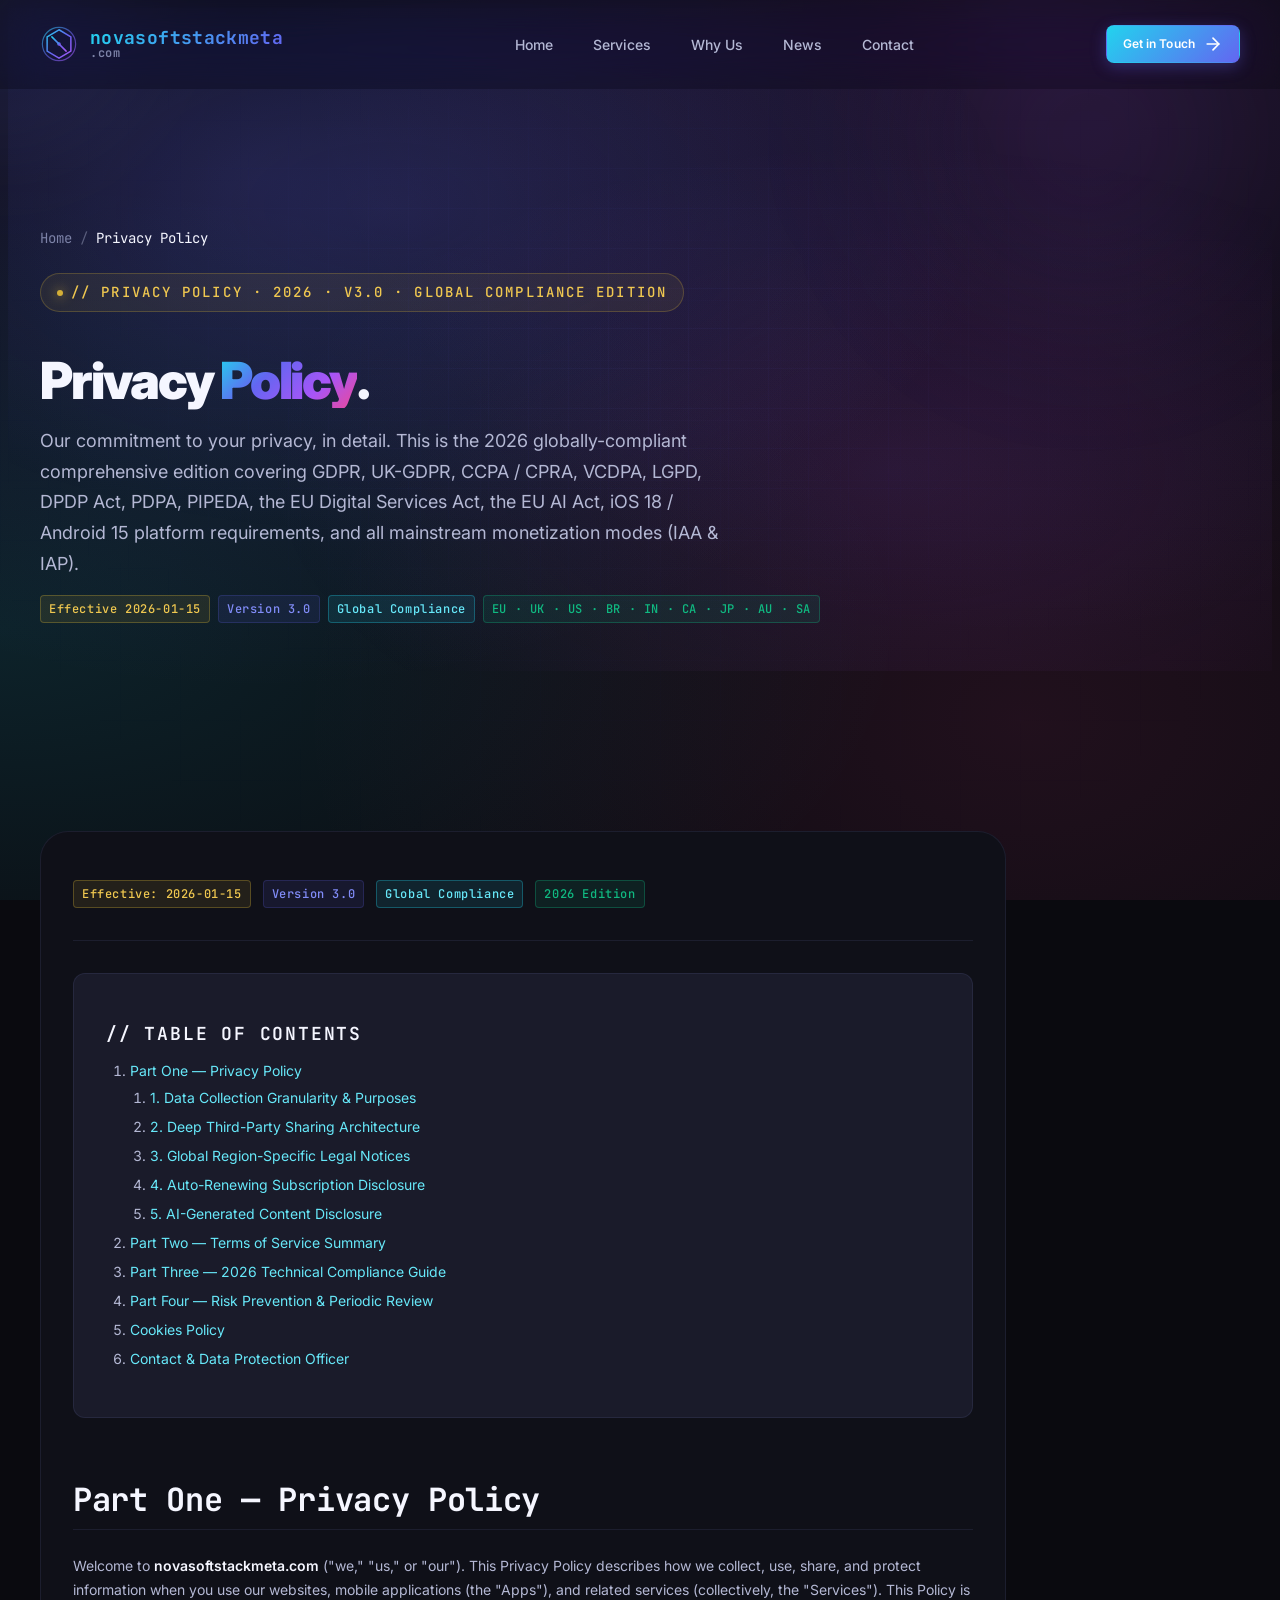
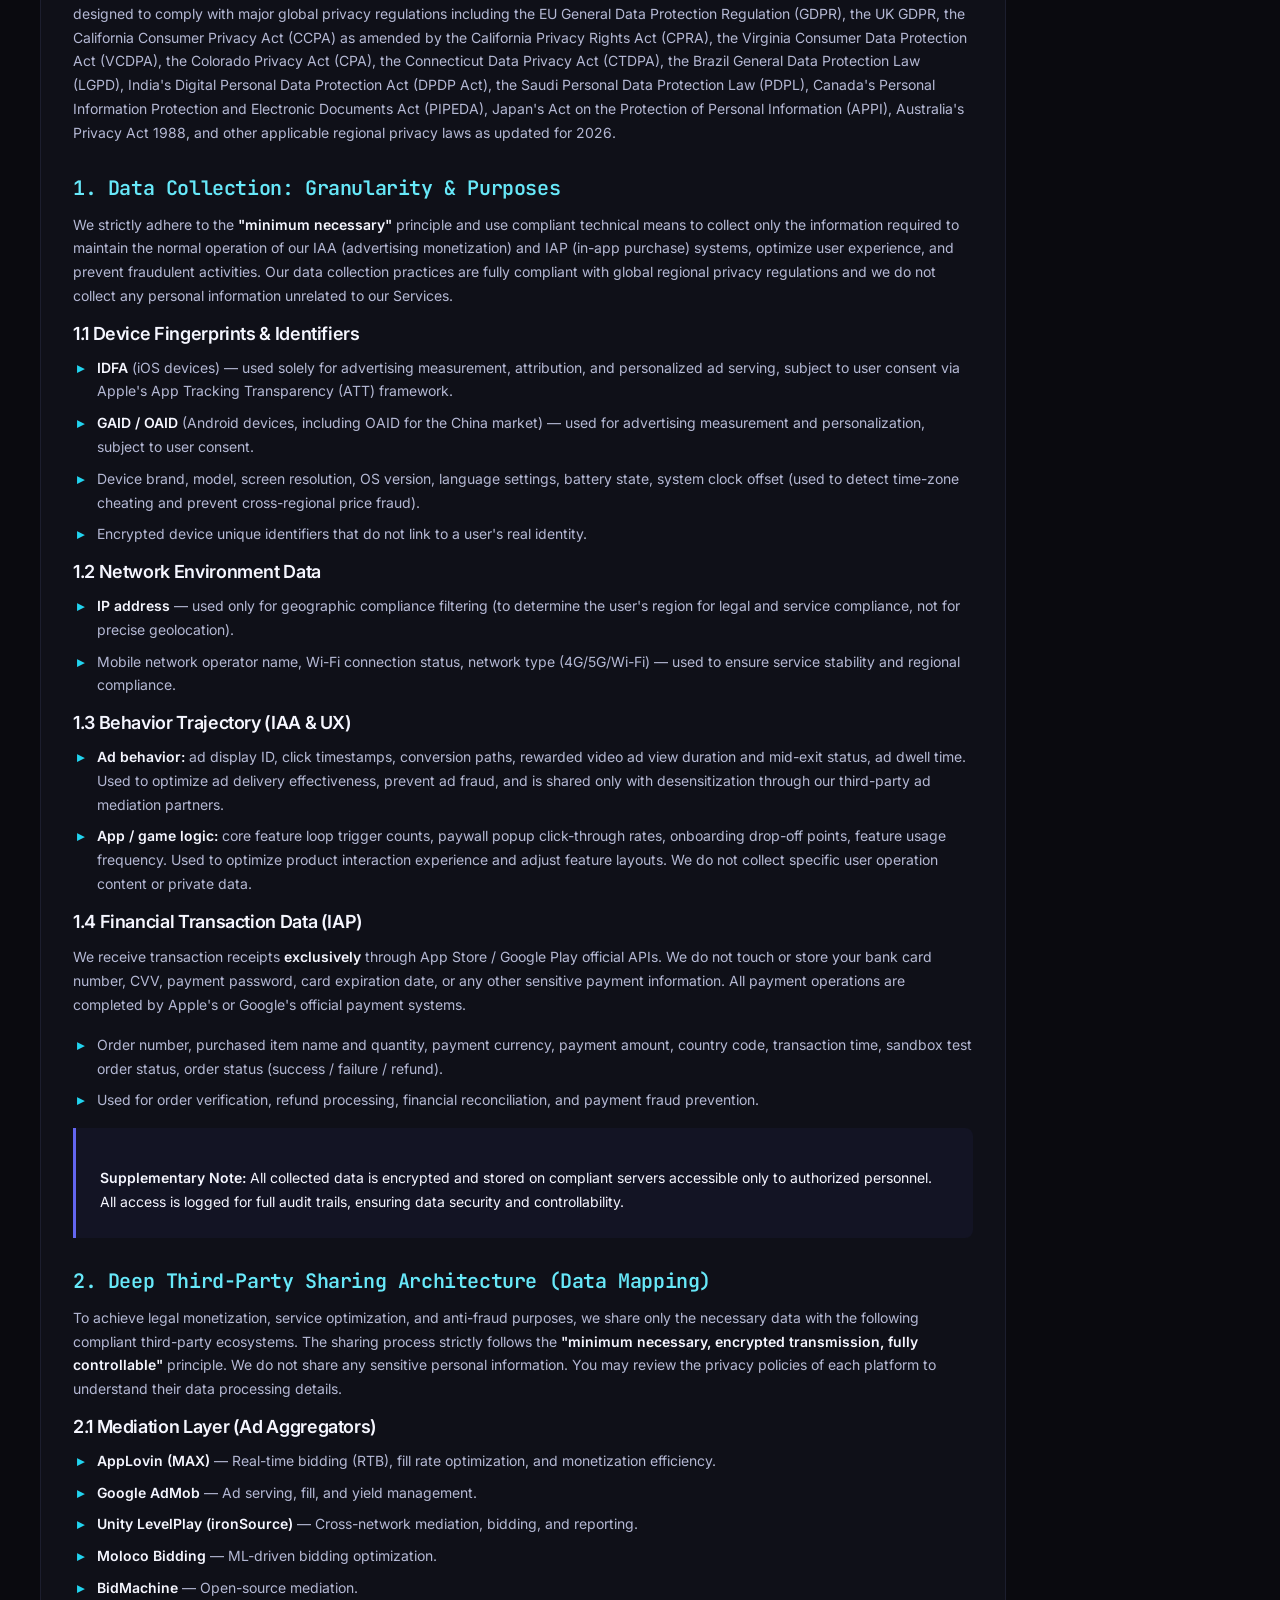
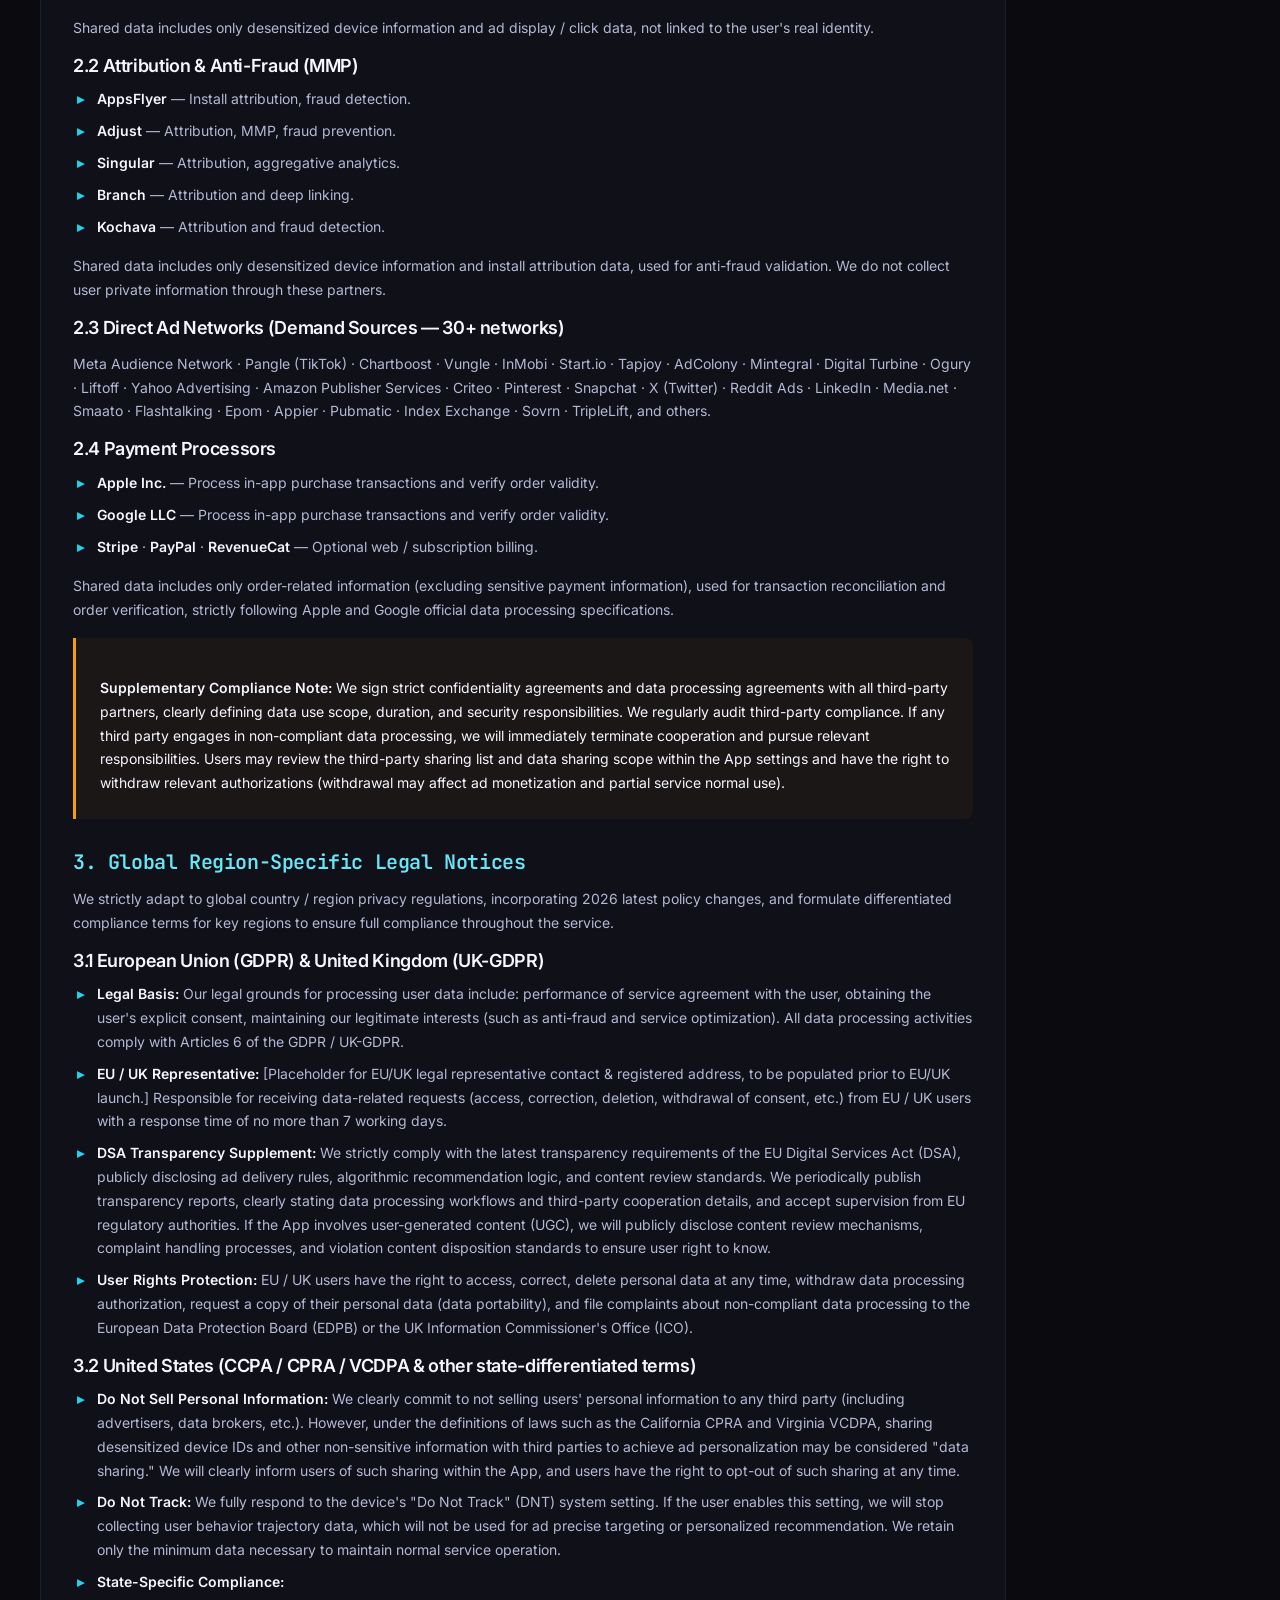
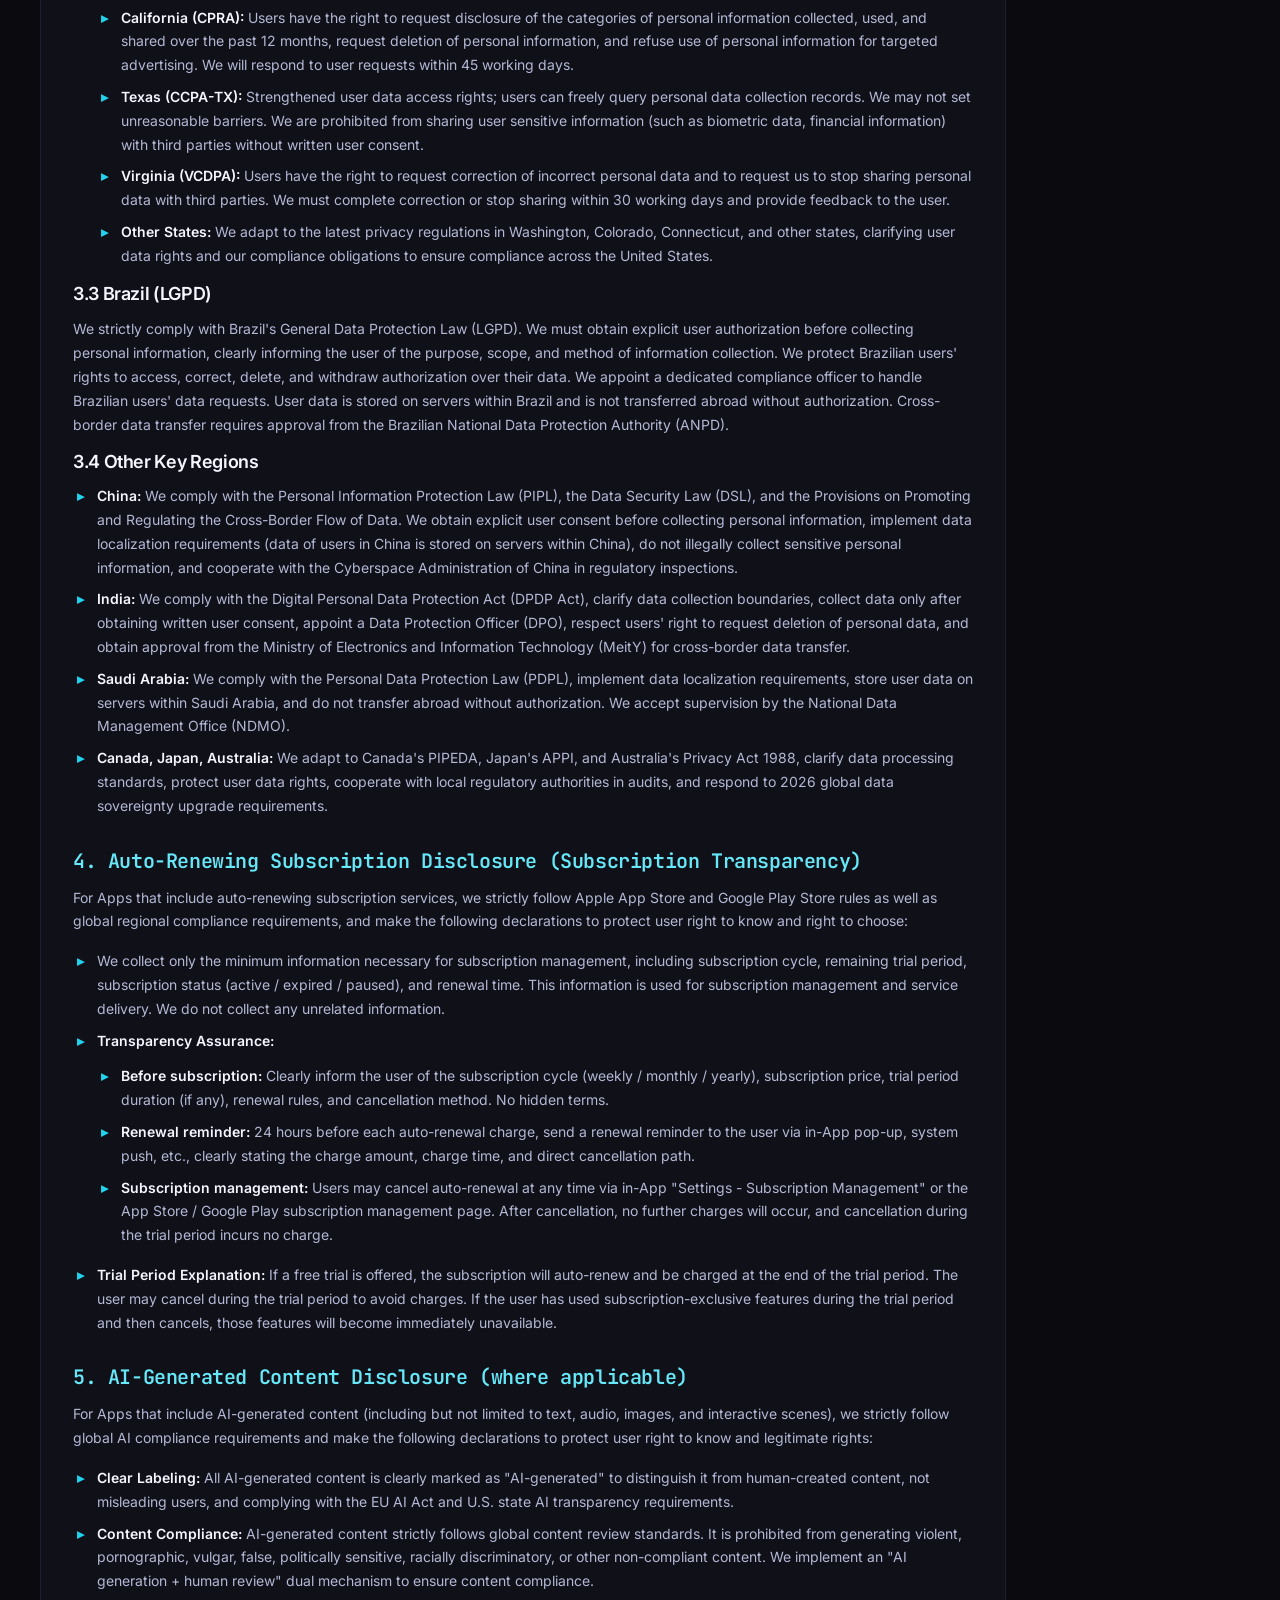
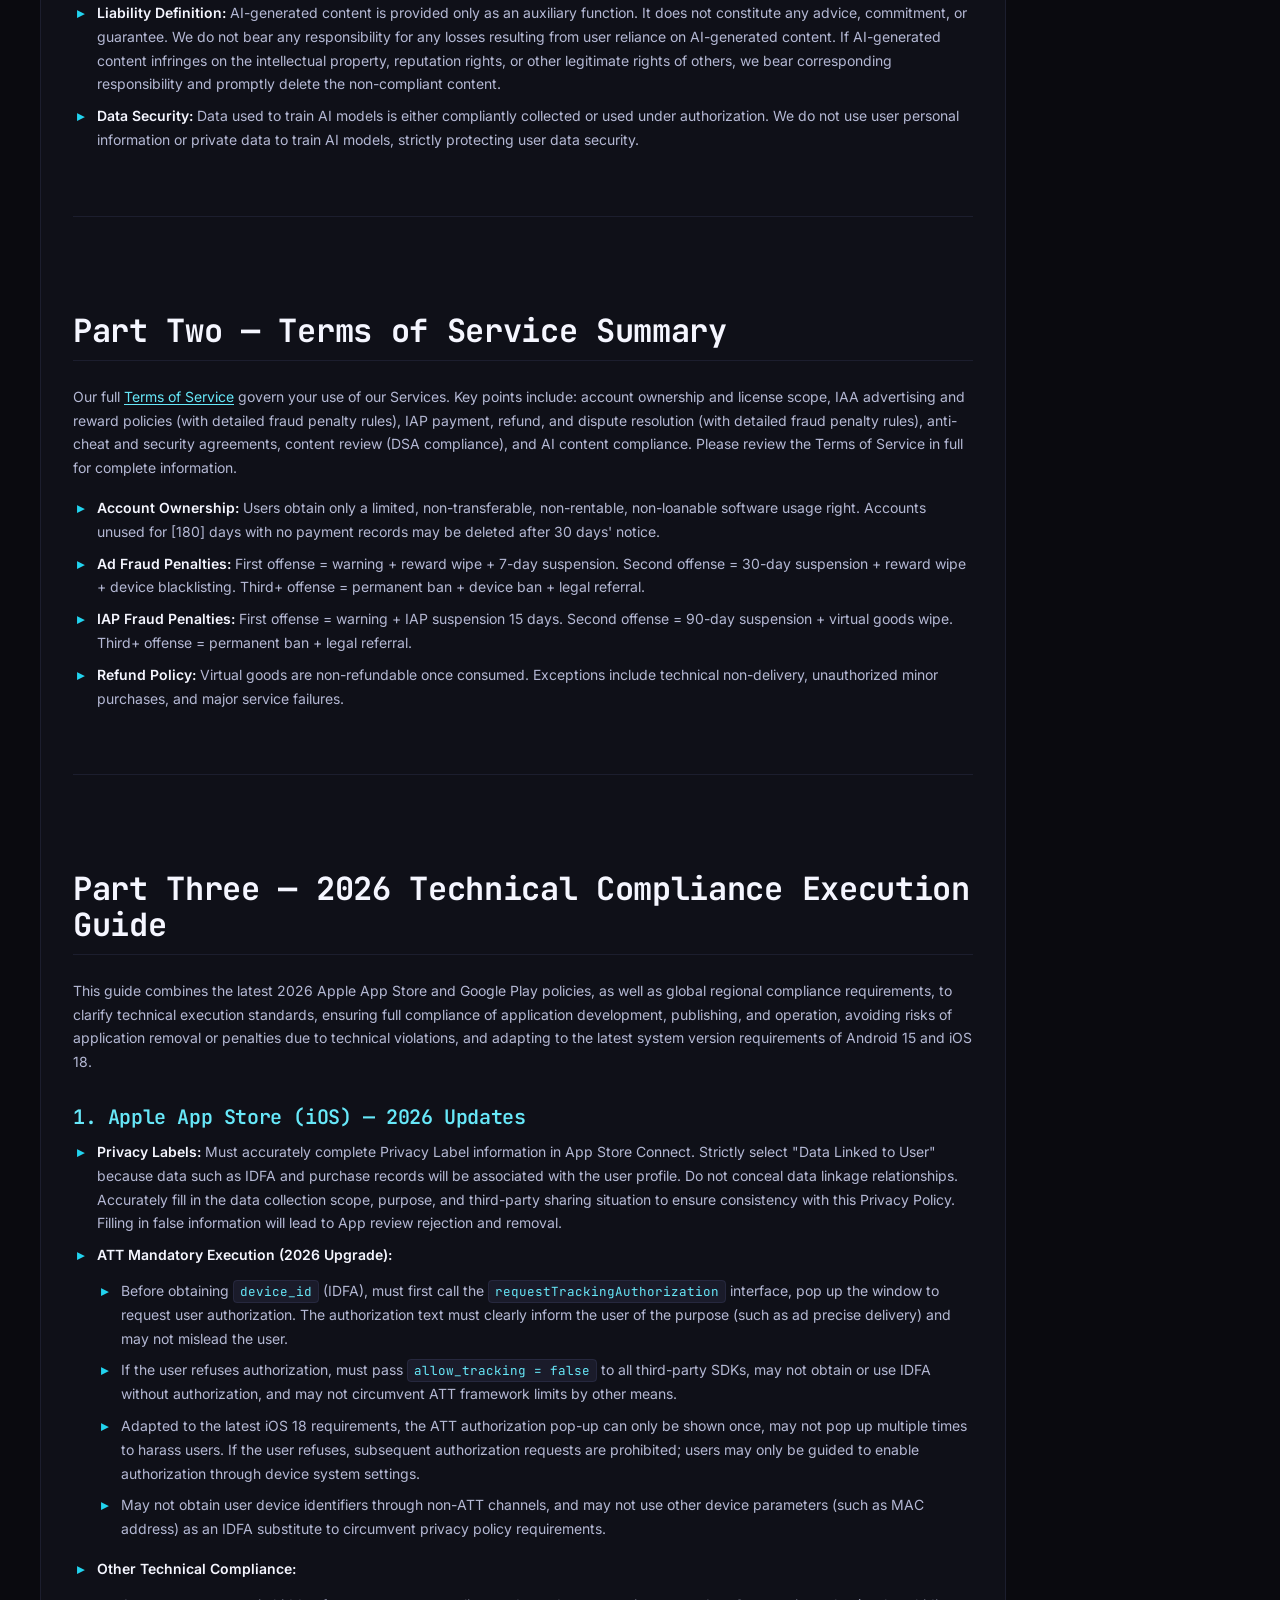
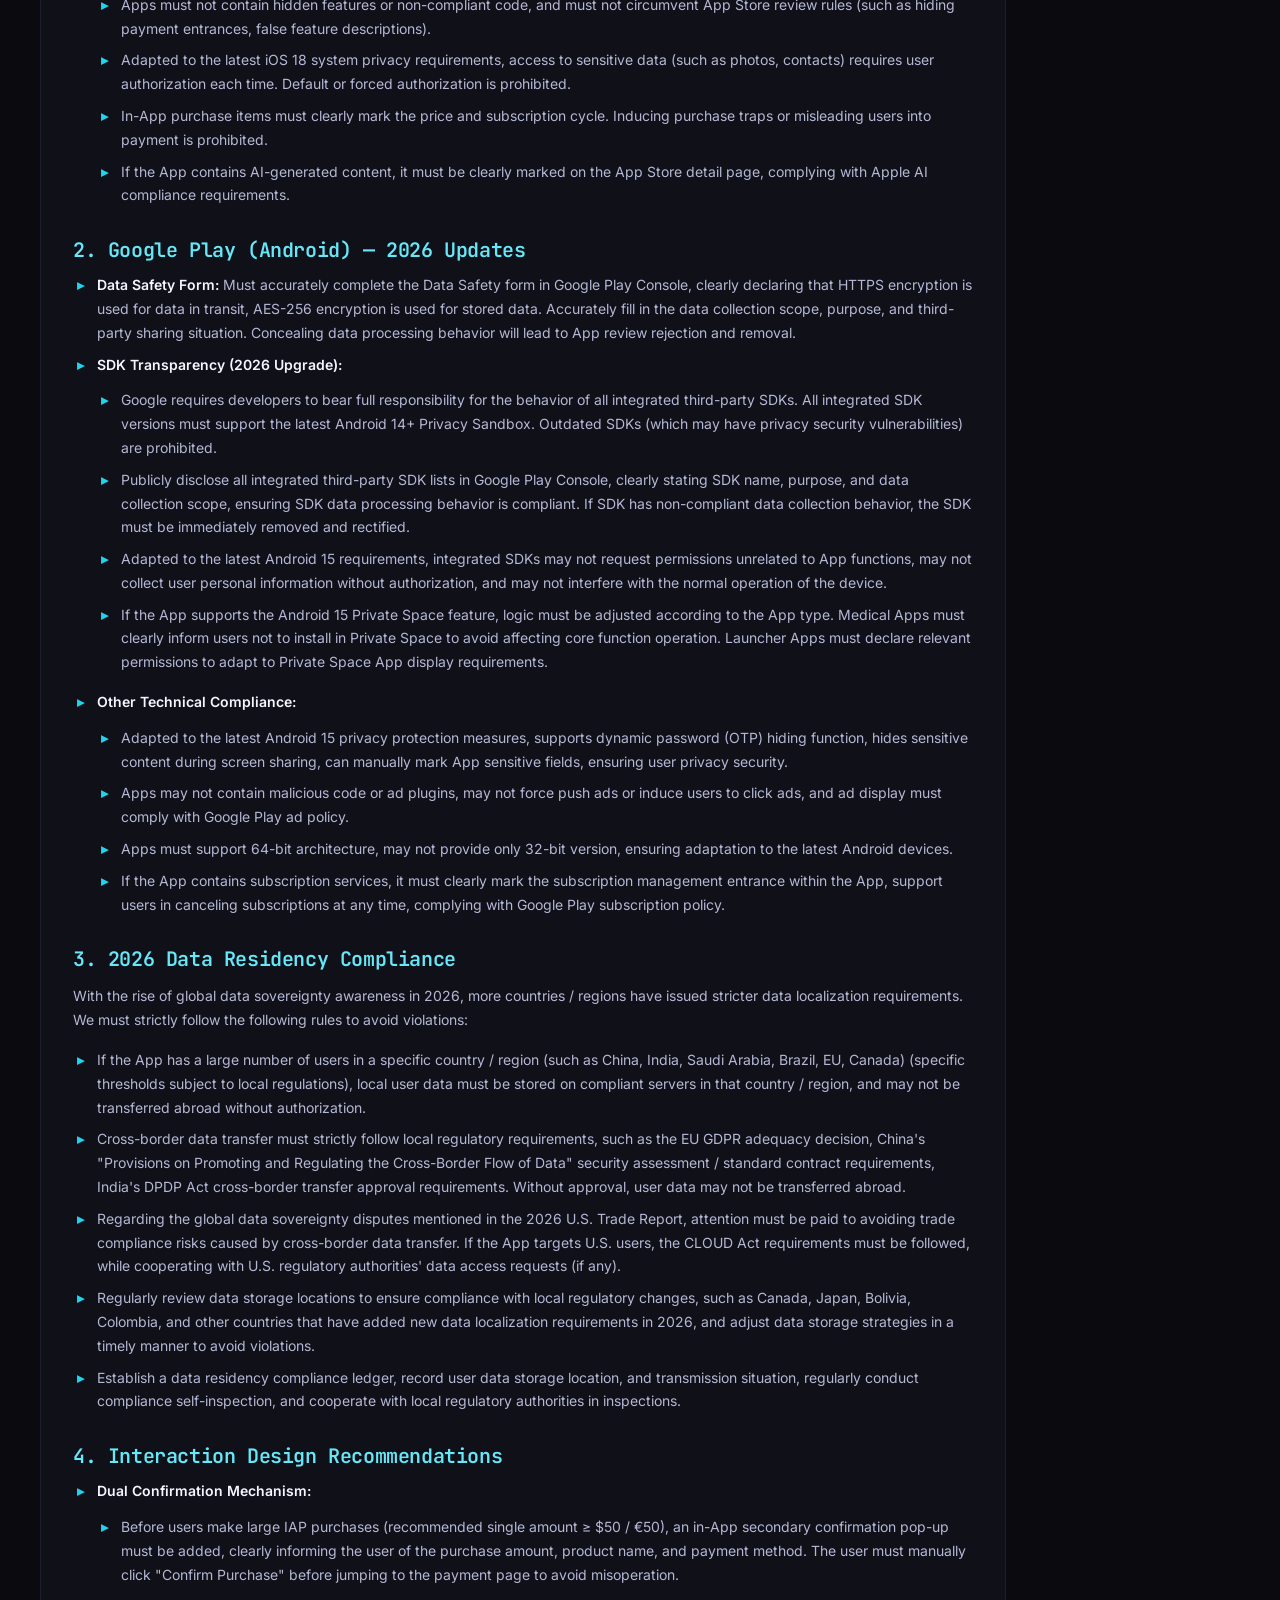
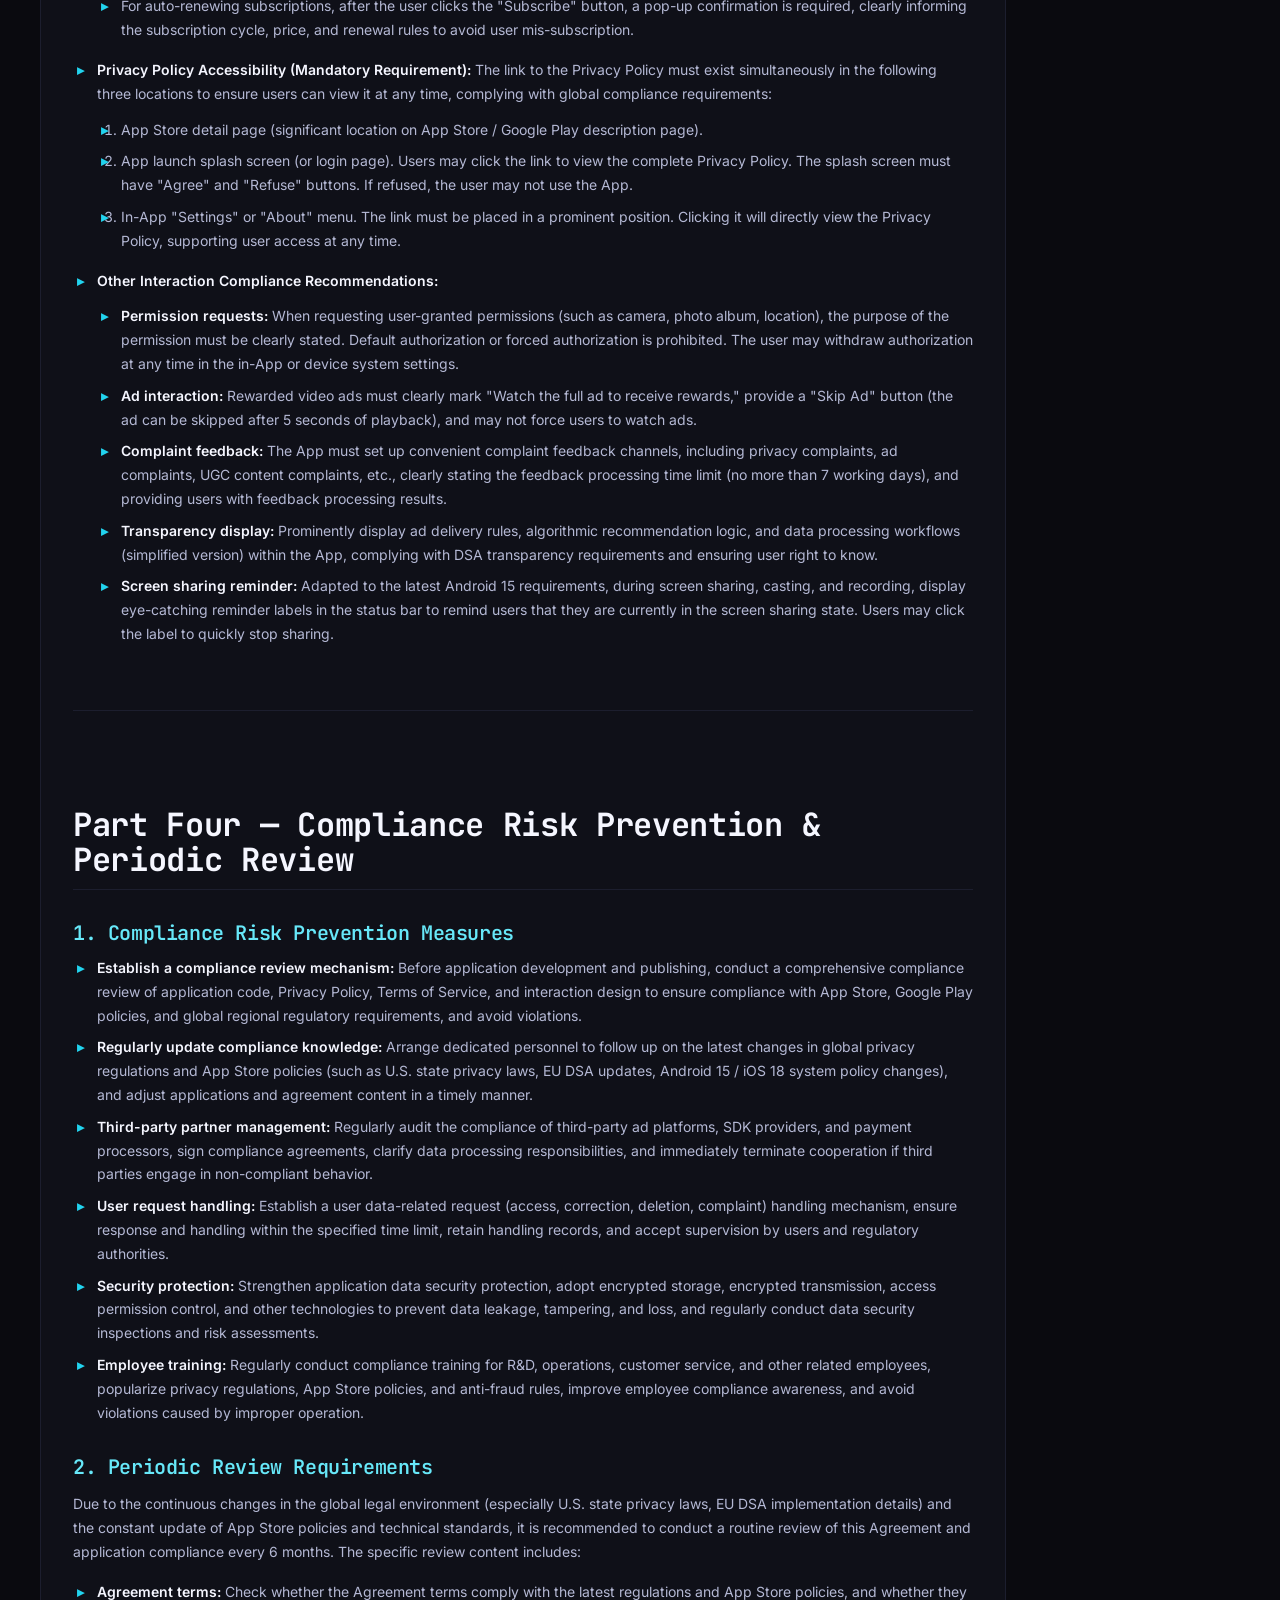
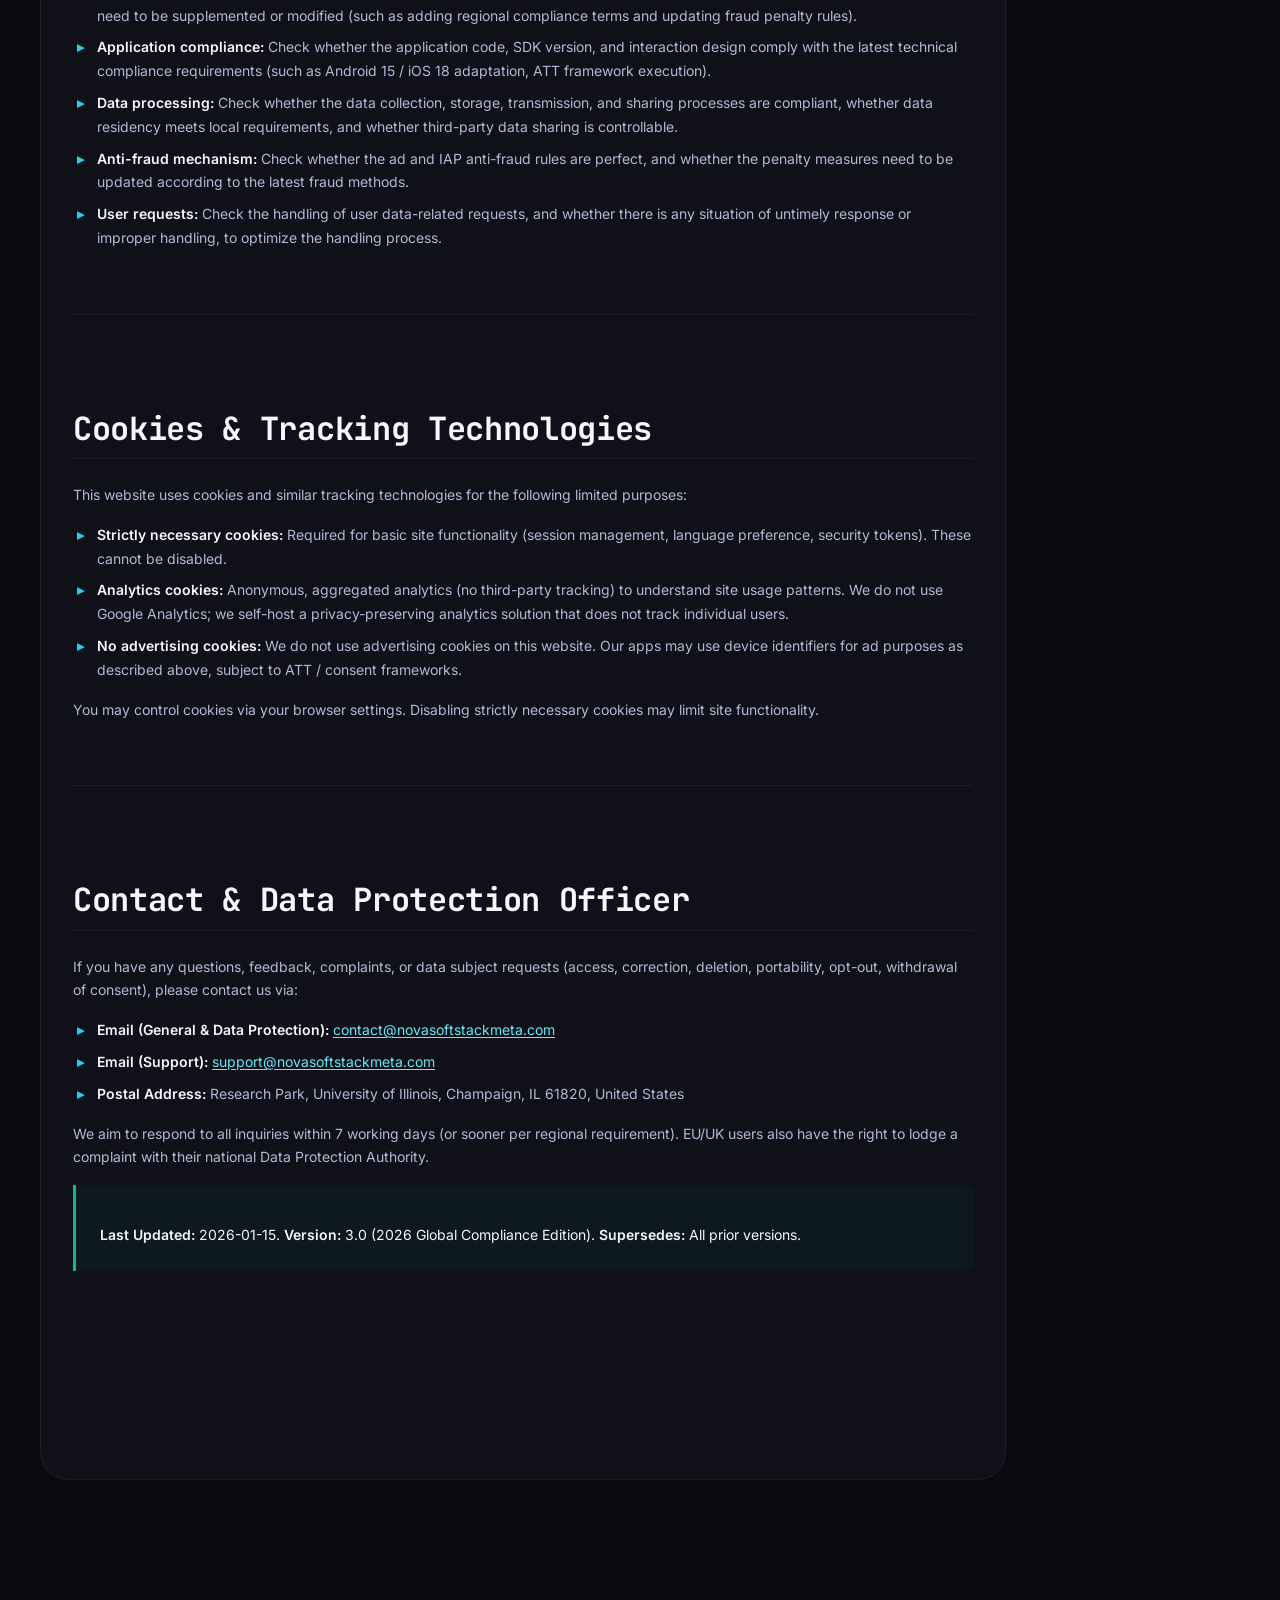
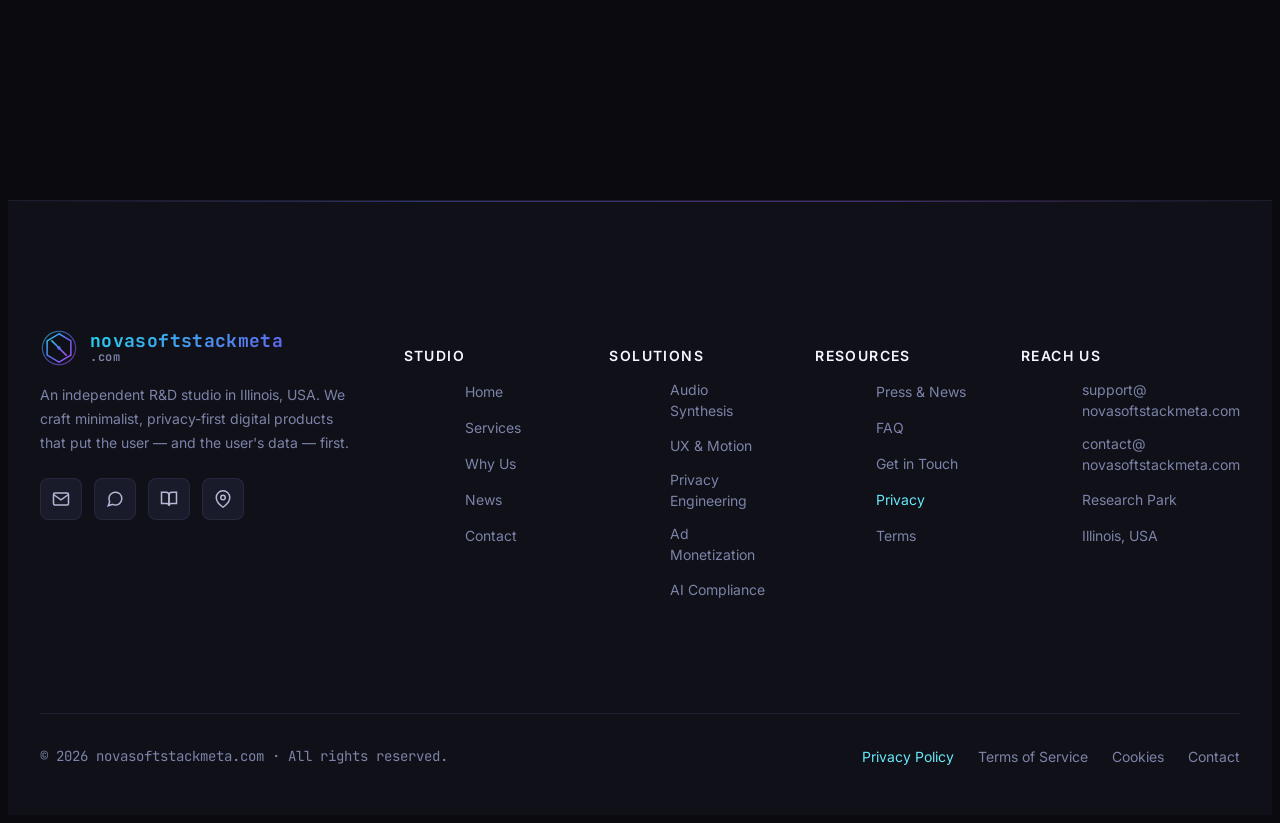
<file: privacy-policy.html>
<!DOCTYPE html>
<html lang="en">
<head>
<meta charset="UTF-8">
<meta name="viewport" content="width=device-width, initial-scale=1.0, maximum-scale=5.0">
<meta name="theme-color" content="#0a0a0f">
<title>Privacy Policy — novasoftstackmeta.com · 2026 Global Compliance Edition</title>
<meta name="description" content="novasoftstackmeta Privacy Policy. Comprehensive 2026 globally-compliant privacy notice covering GDPR, UK-GDPR, CCPA/CPRA, VCDPA, LGPD, DPDP Act, PDPA, PIPEDA, and all major regional privacy regulations. Includes detailed data collection, third-party sharing, AI content declarations, and user rights.">
<meta name="keywords" content="privacy policy, GDPR, CCPA, CPRA, VCDPA, LGPD, DPDP Act, PIPEDA, PDPA, data protection, ad monetization, AdMob, IAA, IAP, AI Act, app store privacy">
<meta name="robots" content="index, follow, max-snippet:-1, max-image-preview:large">
<link rel="canonical" href="https://novasoftstackmeta.com/privacy-policy.html">
<meta property="og:title" content="Privacy Policy — novasoftstackmeta.com">
<meta property="og:description" content="Comprehensive 2026 globally-compliant privacy notice covering all major regulations.">
<meta property="og:url" content="https://novasoftstackmeta.com/privacy-policy.html">
<link rel="icon" type="image/svg+xml" href="images/favicon.svg">
<link rel="preconnect" href="https://fonts.googleapis.com">
<link rel="preconnect" href="https://fonts.gstatic.com" crossorigin>
<link href="https://fonts.googleapis.com/css2?family=Inter:wght@300;400;500;600;700;800;900&family=JetBrains+Mono:wght@400;500;600;700&display=swap" rel="stylesheet">
<link rel="stylesheet" href="css/main.css">
<link rel="stylesheet" href="css/animations.css">
<link rel="stylesheet" href="css/pages.css">
</head>
<body>

<header class="site-header" role="banner">
  <div class="container">
    <nav class="nav" role="navigation" aria-label="Primary navigation">
      <a href="index.html" class="nav-brand" aria-label="novasoftstackmeta home">
        <svg class="logo-mark" viewBox="0 0 64 64" fill="none" aria-hidden="true">
          <defs><linearGradient id="hdrlg" x1="0%" y1="0%" x2="100%" y2="100%"><stop offset="0%" stop-color="#22d3ee"/><stop offset="50%" stop-color="#6366f1"/><stop offset="100%" stop-color="#a855f7"/></linearGradient></defs>
          <circle cx="32" cy="32" r="28" stroke="url(#hdrlg)" stroke-width="2" fill="none" opacity="0.6"/>
          <path d="M32 8 L52 20 L52 44 L32 56 L12 44 L12 20 Z" stroke="url(#hdrlg)" stroke-width="2.5" fill="none"/>
          <g stroke="url(#hdrlg)" stroke-width="2.5" stroke-linecap="round"><line x1="20" y1="44" x2="20" y2="20"/><line x1="20" y1="20" x2="44" y2="44"/><line x1="44" y1="44" x2="44" y2="20"/></g>
          <circle cx="32" cy="32" r="3" fill="url(#hdrlg)"/>
        </svg>
        <span class="nav-brand-text">
          <span class="brand-name">novasoftstackmeta</span>
          <span class="brand-domain">.com</span>
        </span>
      </a>
      <ul class="nav-menu" id="navMenu">
        <li><a href="index.html" class="nav-link">Home</a></li>
        <li><a href="services.html" class="nav-link">Services</a></li>
        <li><a href="advantages.html" class="nav-link">Why Us</a></li>
        <li><a href="news.html" class="nav-link">News</a></li>
        <li><a href="contact.html" class="nav-link">Contact</a></li>
      </ul>
      <div class="nav-actions">
        <a href="contact.html" class="btn btn-primary btn-sm magnetic">
          <span>Get in Touch</span>
          <svg class="btn-icon" viewBox="0 0 24 24" fill="none" stroke="currentColor" stroke-width="2" stroke-linecap="round" stroke-linejoin="round"><line x1="5" y1="12" x2="19" y2="12"></line><polyline points="12 5 19 12 12 19"></polyline></svg>
        </a>
        <button class="nav-toggle" id="navToggle" aria-label="Toggle menu" aria-expanded="false">
          <svg viewBox="0 0 24 24" fill="none" stroke="currentColor" stroke-width="2" stroke-linecap="round" stroke-linejoin="round"><line x1="3" y1="6" x2="21" y2="6"></line><line x1="3" y1="12" x2="21" y2="12"></line><line x1="3" y1="18" x2="21" y2="18"></line></svg>
        </button>
      </div>
    </nav>
  </div>
</header>

<!-- PAGE HERO (Compact) -->
<section class="page-hero" style="min-height: auto; padding: calc(var(--space-20) + 60px) 0 var(--space-8);">
  <div class="page-hero-bg" aria-hidden="true">
    <div class="tech-grid tech-grid-animated"></div>
  </div>
  <div class="container">
    <div class="page-hero-content">
      <nav class="page-breadcrumb" aria-label="Breadcrumb">
        <a href="index.html">Home</a>
        <span class="separator">/</span>
        <span class="current">Privacy Policy</span>
      </nav>
      <span class="eyebrow eyebrow-gold">// Privacy Policy · 2026 · v3.0 · Global Compliance Edition</span>
      <h1 class="page-title" style="font-size: clamp(2rem, 4vw, 3.5rem); margin-bottom: var(--space-3);">Privacy <span class="gradient-text-aurora">Policy</span>.</h1>
      <p class="page-subtitle" style="font-size: var(--fs-md); margin-bottom: var(--space-4);">Our commitment to your privacy, in detail. This is the 2026 globally-compliant comprehensive edition covering GDPR, UK-GDPR, CCPA / CPRA, VCDPA, LGPD, DPDP Act, PDPA, PIPEDA, the EU Digital Services Act, the EU AI Act, iOS 18 / Android 15 platform requirements, and all mainstream monetization modes (IAA & IAP).</p>
      <div style="display: flex; flex-wrap: wrap; gap: var(--space-2); font-family: var(--font-mono); font-size: var(--fs-xs);">
        <span class="badge badge-gold">Effective 2026-01-15</span>
        <span class="badge">Version 3.0</span>
        <span class="badge badge-cyan">Global Compliance</span>
        <span class="badge badge-success">EU · UK · US · BR · IN · CA · JP · AU · SA</span>
      </div>
    </div>
  </div>
</section>

<!-- LEGAL CONTENT -->
<section class="section">
  <div class="container">
    <div class="legal-container" style="opacity: 1; transform: none;">

      <div class="legal-meta">
        <span class="badge badge-gold">Effective: 2026-01-15</span>
        <span class="badge">Version 3.0</span>
        <span class="badge badge-cyan">Global Compliance</span>
        <span class="badge badge-success">2026 Edition</span>
      </div>

      <!-- TABLE OF CONTENTS -->
      <nav class="legal-toc" aria-label="Table of contents">
        <h3>// Table of Contents</h3>
        <ol>
          <li><a href="#section-1">Part One — Privacy Policy</a>
            <ol style="margin-top: 6px; padding-left: 20px;">
              <li><a href="#section-1-1">1. Data Collection Granularity & Purposes</a></li>
              <li><a href="#section-1-2">2. Deep Third-Party Sharing Architecture</a></li>
              <li><a href="#section-1-3">3. Global Region-Specific Legal Notices</a></li>
              <li><a href="#section-1-4">4. Auto-Renewing Subscription Disclosure</a></li>
              <li><a href="#section-1-5">5. AI-Generated Content Disclosure</a></li>
            </ol>
          </li>
          <li><a href="#section-2">Part Two — Terms of Service Summary</a></li>
          <li><a href="#section-3">Part Three — 2026 Technical Compliance Guide</a></li>
          <li><a href="#section-4">Part Four — Risk Prevention & Periodic Review</a></li>
          <li><a href="#cookies">Cookies Policy</a></li>
          <li><a href="#contact">Contact & Data Protection Officer</a></li>
        </ol>
      </nav>

      <!-- PART ONE: PRIVACY POLICY -->
      <article class="legal-section" id="section-1">
        <h2>Part One — Privacy Policy</h2>
        <p>Welcome to <strong>novasoftstackmeta.com</strong> ("we," "us," or "our"). This Privacy Policy describes how we collect, use, share, and protect information when you use our websites, mobile applications (the "Apps"), and related services (collectively, the "Services"). This Policy is designed to comply with major global privacy regulations including the EU General Data Protection Regulation (GDPR), the UK GDPR, the California Consumer Privacy Act (CCPA) as amended by the California Privacy Rights Act (CPRA), the Virginia Consumer Data Protection Act (VCDPA), the Colorado Privacy Act (CPA), the Connecticut Data Privacy Act (CTDPA), the Brazil General Data Protection Law (LGPD), India's Digital Personal Data Protection Act (DPDP Act), the Saudi Personal Data Protection Law (PDPL), Canada's Personal Information Protection and Electronic Documents Act (PIPEDA), Japan's Act on the Protection of Personal Information (APPI), Australia's Privacy Act 1988, and other applicable regional privacy laws as updated for 2026.</p>

        <h3 id="section-1-1">1. Data Collection: Granularity & Purposes</h3>
        <p>We strictly adhere to the <strong>"minimum necessary"</strong> principle and use compliant technical means to collect only the information required to maintain the normal operation of our IAA (advertising monetization) and IAP (in-app purchase) systems, optimize user experience, and prevent fraudulent activities. Our data collection practices are fully compliant with global regional privacy regulations and we do not collect any personal information unrelated to our Services.</p>

        <h4>1.1 Device Fingerprints & Identifiers</h4>
        <ul>
          <li><strong>IDFA</strong> (iOS devices) — used solely for advertising measurement, attribution, and personalized ad serving, subject to user consent via Apple's App Tracking Transparency (ATT) framework.</li>
          <li><strong>GAID / OAID</strong> (Android devices, including OAID for the China market) — used for advertising measurement and personalization, subject to user consent.</li>
          <li>Device brand, model, screen resolution, OS version, language settings, battery state, system clock offset (used to detect time-zone cheating and prevent cross-regional price fraud).</li>
          <li>Encrypted device unique identifiers that do not link to a user's real identity.</li>
        </ul>

        <h4>1.2 Network Environment Data</h4>
        <ul>
          <li><strong>IP address</strong> — used only for geographic compliance filtering (to determine the user's region for legal and service compliance, not for precise geolocation).</li>
          <li>Mobile network operator name, Wi-Fi connection status, network type (4G/5G/Wi-Fi) — used to ensure service stability and regional compliance.</li>
        </ul>

        <h4>1.3 Behavior Trajectory (IAA & UX)</h4>
        <ul>
          <li><strong>Ad behavior:</strong> ad display ID, click timestamps, conversion paths, rewarded video ad view duration and mid-exit status, ad dwell time. Used to optimize ad delivery effectiveness, prevent ad fraud, and is shared only with desensitization through our third-party ad mediation partners.</li>
          <li><strong>App / game logic:</strong> core feature loop trigger counts, paywall popup click-through rates, onboarding drop-off points, feature usage frequency. Used to optimize product interaction experience and adjust feature layouts. We do not collect specific user operation content or private data.</li>
        </ul>

        <h4>1.4 Financial Transaction Data (IAP)</h4>
        <p>We receive transaction receipts <strong>exclusively</strong> through App Store / Google Play official APIs. We do not touch or store your bank card number, CVV, payment password, card expiration date, or any other sensitive payment information. All payment operations are completed by Apple's or Google's official payment systems.</p>
        <ul>
          <li>Order number, purchased item name and quantity, payment currency, payment amount, country code, transaction time, sandbox test order status, order status (success / failure / refund).</li>
          <li>Used for order verification, refund processing, financial reconciliation, and payment fraud prevention.</li>
        </ul>

        <div class="legal-callout">
          <p><strong>Supplementary Note:</strong> All collected data is encrypted and stored on compliant servers accessible only to authorized personnel. All access is logged for full audit trails, ensuring data security and controllability.</p>
        </div>

        <h3 id="section-1-2">2. Deep Third-Party Sharing Architecture (Data Mapping)</h3>
        <p>To achieve legal monetization, service optimization, and anti-fraud purposes, we share only the necessary data with the following compliant third-party ecosystems. The sharing process strictly follows the <strong>"minimum necessary, encrypted transmission, fully controllable"</strong> principle. We do not share any sensitive personal information. You may review the privacy policies of each platform to understand their data processing details.</p>

        <h4>2.1 Mediation Layer (Ad Aggregators)</h4>
        <ul>
          <li><strong>AppLovin (MAX)</strong> — Real-time bidding (RTB), fill rate optimization, and monetization efficiency.</li>
          <li><strong>Google AdMob</strong> — Ad serving, fill, and yield management.</li>
          <li><strong>Unity LevelPlay (ironSource)</strong> — Cross-network mediation, bidding, and reporting.</li>
          <li><strong>Moloco Bidding</strong> — ML-driven bidding optimization.</li>
          <li><strong>BidMachine</strong> — Open-source mediation.</li>
        </ul>
        <p>Shared data includes only desensitized device information and ad display / click data, not linked to the user's real identity.</p>

        <h4>2.2 Attribution & Anti-Fraud (MMP)</h4>
        <ul>
          <li><strong>AppsFlyer</strong> — Install attribution, fraud detection.</li>
          <li><strong>Adjust</strong> — Attribution, MMP, fraud prevention.</li>
          <li><strong>Singular</strong> — Attribution, aggregative analytics.</li>
          <li><strong>Branch</strong> — Attribution and deep linking.</li>
          <li><strong>Kochava</strong> — Attribution and fraud detection.</li>
        </ul>
        <p>Shared data includes only desensitized device information and install attribution data, used for anti-fraud validation. We do not collect user private information through these partners.</p>

        <h4>2.3 Direct Ad Networks (Demand Sources — 30+ networks)</h4>
        <p>Meta Audience Network · Pangle (TikTok) · Chartboost · Vungle · InMobi · Start.io · Tapjoy · AdColony · Mintegral · Digital Turbine · Ogury · Liftoff · Yahoo Advertising · Amazon Publisher Services · Criteo · Pinterest · Snapchat · X (Twitter) · Reddit Ads · LinkedIn · Media.net · Smaato · Flashtalking · Epom · Appier · Pubmatic · Index Exchange · Sovrn · TripleLift, and others.</p>

        <h4>2.4 Payment Processors</h4>
        <ul>
          <li><strong>Apple Inc.</strong> — Process in-app purchase transactions and verify order validity.</li>
          <li><strong>Google LLC</strong> — Process in-app purchase transactions and verify order validity.</li>
          <li><strong>Stripe</strong> · <strong>PayPal</strong> · <strong>RevenueCat</strong> — Optional web / subscription billing.</li>
        </ul>
        <p>Shared data includes only order-related information (excluding sensitive payment information), used for transaction reconciliation and order verification, strictly following Apple and Google official data processing specifications.</p>

        <div class="legal-callout warning">
          <p><strong>Supplementary Compliance Note:</strong> We sign strict confidentiality agreements and data processing agreements with all third-party partners, clearly defining data use scope, duration, and security responsibilities. We regularly audit third-party compliance. If any third party engages in non-compliant data processing, we will immediately terminate cooperation and pursue relevant responsibilities. Users may review the third-party sharing list and data sharing scope within the App settings and have the right to withdraw relevant authorizations (withdrawal may affect ad monetization and partial service normal use).</p>
        </div>

        <h3 id="section-1-3">3. Global Region-Specific Legal Notices</h3>
        <p>We strictly adapt to global country / region privacy regulations, incorporating 2026 latest policy changes, and formulate differentiated compliance terms for key regions to ensure full compliance throughout the service.</p>

        <h4>3.1 European Union (GDPR) & United Kingdom (UK-GDPR)</h4>
        <ul>
          <li><strong>Legal Basis:</strong> Our legal grounds for processing user data include: performance of service agreement with the user, obtaining the user's explicit consent, maintaining our legitimate interests (such as anti-fraud and service optimization). All data processing activities comply with Articles 6 of the GDPR / UK-GDPR.</li>
          <li><strong>EU / UK Representative:</strong> [Placeholder for EU/UK legal representative contact & registered address, to be populated prior to EU/UK launch.] Responsible for receiving data-related requests (access, correction, deletion, withdrawal of consent, etc.) from EU / UK users with a response time of no more than 7 working days.</li>
          <li><strong>DSA Transparency Supplement:</strong> We strictly comply with the latest transparency requirements of the EU Digital Services Act (DSA), publicly disclosing ad delivery rules, algorithmic recommendation logic, and content review standards. We periodically publish transparency reports, clearly stating data processing workflows and third-party cooperation details, and accept supervision from EU regulatory authorities. If the App involves user-generated content (UGC), we will publicly disclose content review mechanisms, complaint handling processes, and violation content disposition standards to ensure user right to know.</li>
          <li><strong>User Rights Protection:</strong> EU / UK users have the right to access, correct, delete personal data at any time, withdraw data processing authorization, request a copy of their personal data (data portability), and file complaints about non-compliant data processing to the European Data Protection Board (EDPB) or the UK Information Commissioner's Office (ICO).</li>
        </ul>

        <h4>3.2 United States (CCPA / CPRA / VCDPA & other state-differentiated terms)</h4>
        <ul>
          <li><strong>Do Not Sell Personal Information:</strong> We clearly commit to not selling users' personal information to any third party (including advertisers, data brokers, etc.). However, under the definitions of laws such as the California CPRA and Virginia VCDPA, sharing desensitized device IDs and other non-sensitive information with third parties to achieve ad personalization may be considered "data sharing." We will clearly inform users of such sharing within the App, and users have the right to opt-out of such sharing at any time.</li>
          <li><strong>Do Not Track:</strong> We fully respond to the device's "Do Not Track" (DNT) system setting. If the user enables this setting, we will stop collecting user behavior trajectory data, which will not be used for ad precise targeting or personalized recommendation. We retain only the minimum data necessary to maintain normal service operation.</li>
          <li><strong>State-Specific Compliance:</strong>
            <ul>
              <li><strong>California (CPRA):</strong> Users have the right to request disclosure of the categories of personal information collected, used, and shared over the past 12 months, request deletion of personal information, and refuse use of personal information for targeted advertising. We will respond to user requests within 45 working days.</li>
              <li><strong>Texas (CCPA-TX):</strong> Strengthened user data access rights; users can freely query personal data collection records. We may not set unreasonable barriers. We are prohibited from sharing user sensitive information (such as biometric data, financial information) with third parties without written user consent.</li>
              <li><strong>Virginia (VCDPA):</strong> Users have the right to request correction of incorrect personal data and to request us to stop sharing personal data with third parties. We must complete correction or stop sharing within 30 working days and provide feedback to the user.</li>
              <li><strong>Other States:</strong> We adapt to the latest privacy regulations in Washington, Colorado, Connecticut, and other states, clarifying user data rights and our compliance obligations to ensure compliance across the United States.</li>
            </ul>
          </li>
        </ul>

        <h4>3.3 Brazil (LGPD)</h4>
        <p>We strictly comply with Brazil's General Data Protection Law (LGPD). We must obtain explicit user authorization before collecting personal information, clearly informing the user of the purpose, scope, and method of information collection. We protect Brazilian users' rights to access, correct, delete, and withdraw authorization over their data. We appoint a dedicated compliance officer to handle Brazilian users' data requests. User data is stored on servers within Brazil and is not transferred abroad without authorization. Cross-border data transfer requires approval from the Brazilian National Data Protection Authority (ANPD).</p>

        <h4>3.4 Other Key Regions</h4>
        <ul>
          <li><strong>China:</strong> We comply with the Personal Information Protection Law (PIPL), the Data Security Law (DSL), and the Provisions on Promoting and Regulating the Cross-Border Flow of Data. We obtain explicit user consent before collecting personal information, implement data localization requirements (data of users in China is stored on servers within China), do not illegally collect sensitive personal information, and cooperate with the Cyberspace Administration of China in regulatory inspections.</li>
          <li><strong>India:</strong> We comply with the Digital Personal Data Protection Act (DPDP Act), clarify data collection boundaries, collect data only after obtaining written user consent, appoint a Data Protection Officer (DPO), respect users' right to request deletion of personal data, and obtain approval from the Ministry of Electronics and Information Technology (MeitY) for cross-border data transfer.</li>
          <li><strong>Saudi Arabia:</strong> We comply with the Personal Data Protection Law (PDPL), implement data localization requirements, store user data on servers within Saudi Arabia, and do not transfer abroad without authorization. We accept supervision by the National Data Management Office (NDMO).</li>
          <li><strong>Canada, Japan, Australia:</strong> We adapt to Canada's PIPEDA, Japan's APPI, and Australia's Privacy Act 1988, clarify data processing standards, protect user data rights, cooperate with local regulatory authorities in audits, and respond to 2026 global data sovereignty upgrade requirements.</li>
        </ul>

        <h3 id="section-1-4">4. Auto-Renewing Subscription Disclosure (Subscription Transparency)</h3>
        <p>For Apps that include auto-renewing subscription services, we strictly follow Apple App Store and Google Play Store rules as well as global regional compliance requirements, and make the following declarations to protect user right to know and right to choose:</p>
        <ul>
          <li>We collect only the minimum information necessary for subscription management, including subscription cycle, remaining trial period, subscription status (active / expired / paused), and renewal time. This information is used for subscription management and service delivery. We do not collect any unrelated information.</li>
          <li><strong>Transparency Assurance:</strong>
            <ul>
              <li><strong>Before subscription:</strong> Clearly inform the user of the subscription cycle (weekly / monthly / yearly), subscription price, trial period duration (if any), renewal rules, and cancellation method. No hidden terms.</li>
              <li><strong>Renewal reminder:</strong> 24 hours before each auto-renewal charge, send a renewal reminder to the user via in-App pop-up, system push, etc., clearly stating the charge amount, charge time, and direct cancellation path.</li>
              <li><strong>Subscription management:</strong> Users may cancel auto-renewal at any time via in-App "Settings - Subscription Management" or the App Store / Google Play subscription management page. After cancellation, no further charges will occur, and cancellation during the trial period incurs no charge.</li>
            </ul>
          </li>
          <li><strong>Trial Period Explanation:</strong> If a free trial is offered, the subscription will auto-renew and be charged at the end of the trial period. The user may cancel during the trial period to avoid charges. If the user has used subscription-exclusive features during the trial period and then cancels, those features will become immediately unavailable.</li>
        </ul>

        <h3 id="section-1-5">5. AI-Generated Content Disclosure (where applicable)</h3>
        <p>For Apps that include AI-generated content (including but not limited to text, audio, images, and interactive scenes), we strictly follow global AI compliance requirements and make the following declarations to protect user right to know and legitimate rights:</p>
        <ul>
          <li><strong>Clear Labeling:</strong> All AI-generated content is clearly marked as "AI-generated" to distinguish it from human-created content, not misleading users, and complying with the EU AI Act and U.S. state AI transparency requirements.</li>
          <li><strong>Content Compliance:</strong> AI-generated content strictly follows global content review standards. It is prohibited from generating violent, pornographic, vulgar, false, politically sensitive, racially discriminatory, or other non-compliant content. We implement an "AI generation + human review" dual mechanism to ensure content compliance.</li>
          <li><strong>Liability Definition:</strong> AI-generated content is provided only as an auxiliary function. It does not constitute any advice, commitment, or guarantee. We do not bear any responsibility for any losses resulting from user reliance on AI-generated content. If AI-generated content infringes on the intellectual property, reputation rights, or other legitimate rights of others, we bear corresponding responsibility and promptly delete the non-compliant content.</li>
          <li><strong>Data Security:</strong> Data used to train AI models is either compliantly collected or used under authorization. We do not use user personal information or private data to train AI models, strictly protecting user data security.</li>
        </ul>
      </article>

      <!-- PART TWO: SUMMARY -->
      <article class="legal-section" id="section-2">
        <h2>Part Two — Terms of Service Summary</h2>
        <p>Our full <a href="terms-of-service.html">Terms of Service</a> govern your use of our Services. Key points include: account ownership and license scope, IAA advertising and reward policies (with detailed fraud penalty rules), IAP payment, refund, and dispute resolution (with detailed fraud penalty rules), anti-cheat and security agreements, content review (DSA compliance), and AI content compliance. Please review the Terms of Service in full for complete information.</p>
        <ul>
          <li><strong>Account Ownership:</strong> Users obtain only a limited, non-transferable, non-rentable, non-loanable software usage right. Accounts unused for [180] days with no payment records may be deleted after 30 days' notice.</li>
          <li><strong>Ad Fraud Penalties:</strong> First offense = warning + reward wipe + 7-day suspension. Second offense = 30-day suspension + reward wipe + device blacklisting. Third+ offense = permanent ban + device ban + legal referral.</li>
          <li><strong>IAP Fraud Penalties:</strong> First offense = warning + IAP suspension 15 days. Second offense = 90-day suspension + virtual goods wipe. Third+ offense = permanent ban + legal referral.</li>
          <li><strong>Refund Policy:</strong> Virtual goods are non-refundable once consumed. Exceptions include technical non-delivery, unauthorized minor purchases, and major service failures.</li>
        </ul>
      </article>

      <!-- PART THREE: TECHNICAL COMPLIANCE -->
      <article class="legal-section" id="section-3">
        <h2>Part Three — 2026 Technical Compliance Execution Guide</h2>
        <p>This guide combines the latest 2026 Apple App Store and Google Play policies, as well as global regional compliance requirements, to clarify technical execution standards, ensuring full compliance of application development, publishing, and operation, avoiding risks of application removal or penalties due to technical violations, and adapting to the latest system version requirements of Android 15 and iOS 18.</p>

        <h3>1. Apple App Store (iOS) — 2026 Updates</h3>
        <ul>
          <li><strong>Privacy Labels:</strong> Must accurately complete Privacy Label information in App Store Connect. Strictly select "Data Linked to User" because data such as IDFA and purchase records will be associated with the user profile. Do not conceal data linkage relationships. Accurately fill in the data collection scope, purpose, and third-party sharing situation to ensure consistency with this Privacy Policy. Filling in false information will lead to App review rejection and removal.</li>
          <li><strong>ATT Mandatory Execution (2026 Upgrade):</strong>
            <ul>
              <li>Before obtaining <code>device_id</code> (IDFA), must first call the <code>requestTrackingAuthorization</code> interface, pop up the window to request user authorization. The authorization text must clearly inform the user of the purpose (such as ad precise delivery) and may not mislead the user.</li>
              <li>If the user refuses authorization, must pass <code>allow_tracking = false</code> to all third-party SDKs, may not obtain or use IDFA without authorization, and may not circumvent ATT framework limits by other means.</li>
              <li>Adapted to the latest iOS 18 requirements, the ATT authorization pop-up can only be shown once, may not pop up multiple times to harass users. If the user refuses, subsequent authorization requests are prohibited; users may only be guided to enable authorization through device system settings.</li>
              <li>May not obtain user device identifiers through non-ATT channels, and may not use other device parameters (such as MAC address) as an IDFA substitute to circumvent privacy policy requirements.</li>
            </ul>
          </li>
          <li><strong>Other Technical Compliance:</strong>
            <ul>
              <li>Apps must not contain hidden features or non-compliant code, and must not circumvent App Store review rules (such as hiding payment entrances, false feature descriptions).</li>
              <li>Adapted to the latest iOS 18 system privacy requirements, access to sensitive data (such as photos, contacts) requires user authorization each time. Default or forced authorization is prohibited.</li>
              <li>In-App purchase items must clearly mark the price and subscription cycle. Inducing purchase traps or misleading users into payment is prohibited.</li>
              <li>If the App contains AI-generated content, it must be clearly marked on the App Store detail page, complying with Apple AI compliance requirements.</li>
            </ul>
          </li>
        </ul>

        <h3>2. Google Play (Android) — 2026 Updates</h3>
        <ul>
          <li><strong>Data Safety Form:</strong> Must accurately complete the Data Safety form in Google Play Console, clearly declaring that HTTPS encryption is used for data in transit, AES-256 encryption is used for stored data. Accurately fill in the data collection scope, purpose, and third-party sharing situation. Concealing data processing behavior will lead to App review rejection and removal.</li>
          <li><strong>SDK Transparency (2026 Upgrade):</strong>
            <ul>
              <li>Google requires developers to bear full responsibility for the behavior of all integrated third-party SDKs. All integrated SDK versions must support the latest Android 14+ Privacy Sandbox. Outdated SDKs (which may have privacy security vulnerabilities) are prohibited.</li>
              <li>Publicly disclose all integrated third-party SDK lists in Google Play Console, clearly stating SDK name, purpose, and data collection scope, ensuring SDK data processing behavior is compliant. If SDK has non-compliant data collection behavior, the SDK must be immediately removed and rectified.</li>
              <li>Adapted to the latest Android 15 requirements, integrated SDKs may not request permissions unrelated to App functions, may not collect user personal information without authorization, and may not interfere with the normal operation of the device.</li>
              <li>If the App supports the Android 15 Private Space feature, logic must be adjusted according to the App type. Medical Apps must clearly inform users not to install in Private Space to avoid affecting core function operation. Launcher Apps must declare relevant permissions to adapt to Private Space App display requirements.</li>
            </ul>
          </li>
          <li><strong>Other Technical Compliance:</strong>
            <ul>
              <li>Adapted to the latest Android 15 privacy protection measures, supports dynamic password (OTP) hiding function, hides sensitive content during screen sharing, can manually mark App sensitive fields, ensuring user privacy security.</li>
              <li>Apps may not contain malicious code or ad plugins, may not force push ads or induce users to click ads, and ad display must comply with Google Play ad policy.</li>
              <li>Apps must support 64-bit architecture, may not provide only 32-bit version, ensuring adaptation to the latest Android devices.</li>
              <li>If the App contains subscription services, it must clearly mark the subscription management entrance within the App, support users in canceling subscriptions at any time, complying with Google Play subscription policy.</li>
            </ul>
          </li>
        </ul>

        <h3>3. 2026 Data Residency Compliance</h3>
        <p>With the rise of global data sovereignty awareness in 2026, more countries / regions have issued stricter data localization requirements. We must strictly follow the following rules to avoid violations:</p>
        <ul>
          <li>If the App has a large number of users in a specific country / region (such as China, India, Saudi Arabia, Brazil, EU, Canada) (specific thresholds subject to local regulations), local user data must be stored on compliant servers in that country / region, and may not be transferred abroad without authorization.</li>
          <li>Cross-border data transfer must strictly follow local regulatory requirements, such as the EU GDPR adequacy decision, China's "Provisions on Promoting and Regulating the Cross-Border Flow of Data" security assessment / standard contract requirements, India's DPDP Act cross-border transfer approval requirements. Without approval, user data may not be transferred abroad.</li>
          <li>Regarding the global data sovereignty disputes mentioned in the 2026 U.S. Trade Report, attention must be paid to avoiding trade compliance risks caused by cross-border data transfer. If the App targets U.S. users, the CLOUD Act requirements must be followed, while cooperating with U.S. regulatory authorities' data access requests (if any).</li>
          <li>Regularly review data storage locations to ensure compliance with local regulatory changes, such as Canada, Japan, Bolivia, Colombia, and other countries that have added new data localization requirements in 2026, and adjust data storage strategies in a timely manner to avoid violations.</li>
          <li>Establish a data residency compliance ledger, record user data storage location, and transmission situation, regularly conduct compliance self-inspection, and cooperate with local regulatory authorities in inspections.</li>
        </ul>

        <h3>4. Interaction Design Recommendations</h3>
        <ul>
          <li><strong>Dual Confirmation Mechanism:</strong>
            <ul>
              <li>Before users make large IAP purchases (recommended single amount ≥ $50 / €50), an in-App secondary confirmation pop-up must be added, clearly informing the user of the purchase amount, product name, and payment method. The user must manually click "Confirm Purchase" before jumping to the payment page to avoid misoperation.</li>
              <li>For auto-renewing subscriptions, after the user clicks the "Subscribe" button, a pop-up confirmation is required, clearly informing the subscription cycle, price, and renewal rules to avoid user mis-subscription.</li>
            </ul>
          </li>
          <li><strong>Privacy Policy Accessibility (Mandatory Requirement):</strong> The link to the Privacy Policy must exist simultaneously in the following three locations to ensure users can view it at any time, complying with global compliance requirements:
            <ol>
              <li>App Store detail page (significant location on App Store / Google Play description page).</li>
              <li>App launch splash screen (or login page). Users may click the link to view the complete Privacy Policy. The splash screen must have "Agree" and "Refuse" buttons. If refused, the user may not use the App.</li>
              <li>In-App "Settings" or "About" menu. The link must be placed in a prominent position. Clicking it will directly view the Privacy Policy, supporting user access at any time.</li>
            </ol>
          </li>
          <li><strong>Other Interaction Compliance Recommendations:</strong>
            <ul>
              <li><strong>Permission requests:</strong> When requesting user-granted permissions (such as camera, photo album, location), the purpose of the permission must be clearly stated. Default authorization or forced authorization is prohibited. The user may withdraw authorization at any time in the in-App or device system settings.</li>
              <li><strong>Ad interaction:</strong> Rewarded video ads must clearly mark "Watch the full ad to receive rewards," provide a "Skip Ad" button (the ad can be skipped after 5 seconds of playback), and may not force users to watch ads.</li>
              <li><strong>Complaint feedback:</strong> The App must set up convenient complaint feedback channels, including privacy complaints, ad complaints, UGC content complaints, etc., clearly stating the feedback processing time limit (no more than 7 working days), and providing users with feedback processing results.</li>
              <li><strong>Transparency display:</strong> Prominently display ad delivery rules, algorithmic recommendation logic, and data processing workflows (simplified version) within the App, complying with DSA transparency requirements and ensuring user right to know.</li>
              <li><strong>Screen sharing reminder:</strong> Adapted to the latest Android 15 requirements, during screen sharing, casting, and recording, display eye-catching reminder labels in the status bar to remind users that they are currently in the screen sharing state. Users may click the label to quickly stop sharing.</li>
            </ul>
          </li>
        </ul>
      </article>

      <!-- PART FOUR -->
      <article class="legal-section" id="section-4">
        <h2>Part Four — Compliance Risk Prevention & Periodic Review</h2>

        <h3>1. Compliance Risk Prevention Measures</h3>
        <ul>
          <li><strong>Establish a compliance review mechanism:</strong> Before application development and publishing, conduct a comprehensive compliance review of application code, Privacy Policy, Terms of Service, and interaction design to ensure compliance with App Store, Google Play policies, and global regional regulatory requirements, and avoid violations.</li>
          <li><strong>Regularly update compliance knowledge:</strong> Arrange dedicated personnel to follow up on the latest changes in global privacy regulations and App Store policies (such as U.S. state privacy laws, EU DSA updates, Android 15 / iOS 18 system policy changes), and adjust applications and agreement content in a timely manner.</li>
          <li><strong>Third-party partner management:</strong> Regularly audit the compliance of third-party ad platforms, SDK providers, and payment processors, sign compliance agreements, clarify data processing responsibilities, and immediately terminate cooperation if third parties engage in non-compliant behavior.</li>
          <li><strong>User request handling:</strong> Establish a user data-related request (access, correction, deletion, complaint) handling mechanism, ensure response and handling within the specified time limit, retain handling records, and accept supervision by users and regulatory authorities.</li>
          <li><strong>Security protection:</strong> Strengthen application data security protection, adopt encrypted storage, encrypted transmission, access permission control, and other technologies to prevent data leakage, tampering, and loss, and regularly conduct data security inspections and risk assessments.</li>
          <li><strong>Employee training:</strong> Regularly conduct compliance training for R&D, operations, customer service, and other related employees, popularize privacy regulations, App Store policies, and anti-fraud rules, improve employee compliance awareness, and avoid violations caused by improper operation.</li>
        </ul>

        <h3>2. Periodic Review Requirements</h3>
        <p>Due to the continuous changes in the global legal environment (especially U.S. state privacy laws, EU DSA implementation details) and the constant update of App Store policies and technical standards, it is recommended to conduct a routine review of this Agreement and application compliance every 6 months. The specific review content includes:</p>
        <ul>
          <li><strong>Agreement terms:</strong> Check whether the Agreement terms comply with the latest regulations and App Store policies, and whether they need to be supplemented or modified (such as adding regional compliance terms and updating fraud penalty rules).</li>
          <li><strong>Application compliance:</strong> Check whether the application code, SDK version, and interaction design comply with the latest technical compliance requirements (such as Android 15 / iOS 18 adaptation, ATT framework execution).</li>
          <li><strong>Data processing:</strong> Check whether the data collection, storage, transmission, and sharing processes are compliant, whether data residency meets local requirements, and whether third-party data sharing is controllable.</li>
          <li><strong>Anti-fraud mechanism:</strong> Check whether the ad and IAP anti-fraud rules are perfect, and whether the penalty measures need to be updated according to the latest fraud methods.</li>
          <li><strong>User requests:</strong> Check the handling of user data-related requests, and whether there is any situation of untimely response or improper handling, to optimize the handling process.</li>
        </ul>
      </article>

      <!-- COOKIES -->
      <article class="legal-section" id="cookies">
        <h2>Cookies & Tracking Technologies</h2>
        <p>This website uses cookies and similar tracking technologies for the following limited purposes:</p>
        <ul>
          <li><strong>Strictly necessary cookies:</strong> Required for basic site functionality (session management, language preference, security tokens). These cannot be disabled.</li>
          <li><strong>Analytics cookies:</strong> Anonymous, aggregated analytics (no third-party tracking) to understand site usage patterns. We do not use Google Analytics; we self-host a privacy-preserving analytics solution that does not track individual users.</li>
          <li><strong>No advertising cookies:</strong> We do not use advertising cookies on this website. Our apps may use device identifiers for ad purposes as described above, subject to ATT / consent frameworks.</li>
        </ul>
        <p>You may control cookies via your browser settings. Disabling strictly necessary cookies may limit site functionality.</p>
      </article>

      <!-- CONTACT -->
      <article class="legal-section" id="contact">
        <h2>Contact & Data Protection Officer</h2>
        <p>If you have any questions, feedback, complaints, or data subject requests (access, correction, deletion, portability, opt-out, withdrawal of consent), please contact us via:</p>
        <ul>
          <li><strong>Email (General & Data Protection):</strong> <a href="mailto:contact@novasoftstackmeta.com">contact@novasoftstackmeta.com</a></li>
          <li><strong>Email (Support):</strong> <a href="mailto:support@novasoftstackmeta.com">support@novasoftstackmeta.com</a></li>
          <li><strong>Postal Address:</strong> Research Park, University of Illinois, Champaign, IL 61820, United States</li>
        </ul>
        <p>We aim to respond to all inquiries within 7 working days (or sooner per regional requirement). EU/UK users also have the right to lodge a complaint with their national Data Protection Authority.</p>

        <div class="legal-callout success">
          <p><strong>Last Updated:</strong> 2026-01-15. <strong>Version:</strong> 3.0 (2026 Global Compliance Edition). <strong>Supersedes:</strong> All prior versions.</p>
        </div>
      </article>

    </div>
  </div>
</section>

<!-- FOOTER -->
<footer class="site-footer" role="contentinfo">
  <div class="container">
    <div class="footer-grid">
      <div class="footer-brand">
        <a href="index.html" class="nav-brand">
          <svg class="logo-mark" viewBox="0 0 64 64" fill="none" aria-hidden="true">
            <defs><linearGradient id="fl2" x1="0%" y1="0%" x2="100%" y2="100%"><stop offset="0%" stop-color="#22d3ee"/><stop offset="50%" stop-color="#6366f1"/><stop offset="100%" stop-color="#a855f7"/></linearGradient></defs>
            <circle cx="32" cy="32" r="28" stroke="url(#fl2)" stroke-width="2" fill="none" opacity="0.6"/>
            <path d="M32 8 L52 20 L52 44 L32 56 L12 44 L12 20 Z" stroke="url(#fl2)" stroke-width="2.5" fill="none"/>
            <g stroke="url(#fl2)" stroke-width="2.5" stroke-linecap="round"><line x1="20" y1="44" x2="20" y2="20"/><line x1="20" y1="20" x2="44" y2="44"/><line x1="44" y1="44" x2="44" y2="20"/></g>
            <circle cx="32" cy="32" r="3" fill="url(#fl2)"/>
          </svg>
          <span class="nav-brand-text">
            <span class="brand-name">novasoftstackmeta</span>
            <span class="brand-domain">.com</span>
          </span>
        </a>
        <p class="footer-description">An independent R&D studio in Illinois, USA. We craft minimalist, privacy-first digital products that put the user — and the user's data — first.</p>
        <div class="footer-socials">
          <a href="mailto:support@novasoftstackmeta.com" class="social-link" aria-label="Email support"><svg viewBox="0 0 24 24" fill="none" stroke="currentColor" stroke-width="2"><path d="M4 4h16c1.1 0 2 .9 2 2v12c0 1.1-.9 2-2 2H4c-1.1 0-2-.9-2-2V6c0-1.1.9-2 2-2z"></path><polyline points="22,6 12,13 2,6"></polyline></svg></a>
          <a href="mailto:contact@novasoftstackmeta.com" class="social-link" aria-label="Email contact"><svg viewBox="0 0 24 24" fill="none" stroke="currentColor" stroke-width="2"><path d="M21 11.5a8.38 8.38 0 0 1-.9 3.8 8.5 8.5 0 0 1-7.6 4.7 8.38 8.38 0 0 1-3.8-.9L3 21l1.9-5.7a8.38 8.38 0 0 1-.9-3.8 8.5 8.5 0 0 1 4.7-7.6 8.38 8.38 0 0 1 3.8-.9h.5a8.48 8.48 0 0 1 8 8v.5z"></path></svg></a>
          <a href="news.html" class="social-link" aria-label="News"><svg viewBox="0 0 24 24" fill="none" stroke="currentColor" stroke-width="2"><path d="M2 3h6a4 4 0 0 1 4 4v14a3 3 0 0 0-3-3H2z"></path><path d="M22 3h-6a4 4 0 0 0-4 4v14a3 3 0 0 1 3-3h7z"></path></svg></a>
          <a href="contact.html" class="social-link" aria-label="Contact"><svg viewBox="0 0 24 24" fill="none" stroke="currentColor" stroke-width="2"><path d="M21 10c0 7-9 13-9 13s-9-6-9-13a9 9 0 0 1 18 0z"></path><circle cx="12" cy="10" r="3"></circle></svg></a>
        </div>
      </div>
      <div class="footer-column">
        <h4>Studio</h4>
        <ul class="footer-links">
          <li><a href="index.html">Home</a></li>
          <li><a href="services.html">Services</a></li>
          <li><a href="advantages.html">Why Us</a></li>
          <li><a href="news.html">News</a></li>
          <li><a href="contact.html">Contact</a></li>
        </ul>
      </div>
      <div class="footer-column">
        <h4>Solutions</h4>
        <ul class="footer-links">
          <li><a href="services.html#audio">Audio Synthesis</a></li>
          <li><a href="services.html#ux">UX & Motion</a></li>
          <li><a href="services.html#privacy">Privacy Engineering</a></li>
          <li><a href="services.html#monetize">Ad Monetization</a></li>
          <li><a href="services.html#ai">AI Compliance</a></li>
        </ul>
      </div>
      <div class="footer-column">
        <h4>Resources</h4>
        <ul class="footer-links">
          <li><a href="news.html">Press & News</a></li>
          <li><a href="advantages.html#faq">FAQ</a></li>
          <li><a href="contact.html">Get in Touch</a></li>
          <li><a href="privacy-policy.html">Privacy</a></li>
          <li><a href="terms-of-service.html">Terms</a></li>
        </ul>
      </div>
      <div class="footer-column">
        <h4>Reach Us</h4>
        <ul class="footer-links">
          <li><a href="mailto:support@novasoftstackmeta.com">support@<wbr>novasoftstackmeta.com</a></li>
          <li><a href="mailto:contact@novasoftstackmeta.com">contact@<wbr>novasoftstackmeta.com</a></li>
          <li><a href="contact.html">Research Park</a></li>
          <li><a href="contact.html">Illinois, USA</a></li>
        </ul>
      </div>
    </div>
    <div class="footer-bottom">
      <div class="footer-copyright">© 2026 novasoftstackmeta.com · All rights reserved.</div>
      <div class="footer-legal">
        <a href="privacy-policy.html">Privacy Policy</a>
        <a href="terms-of-service.html">Terms of Service</a>
        <a href="privacy-policy.html#cookies">Cookies</a>
        <a href="contact.html">Contact</a>
      </div>
    </div>
  </div>
</footer>

<script src="js/main.js" defer></script>
<script src="js/animations.js" defer></script>
</body>
</html>
</file>
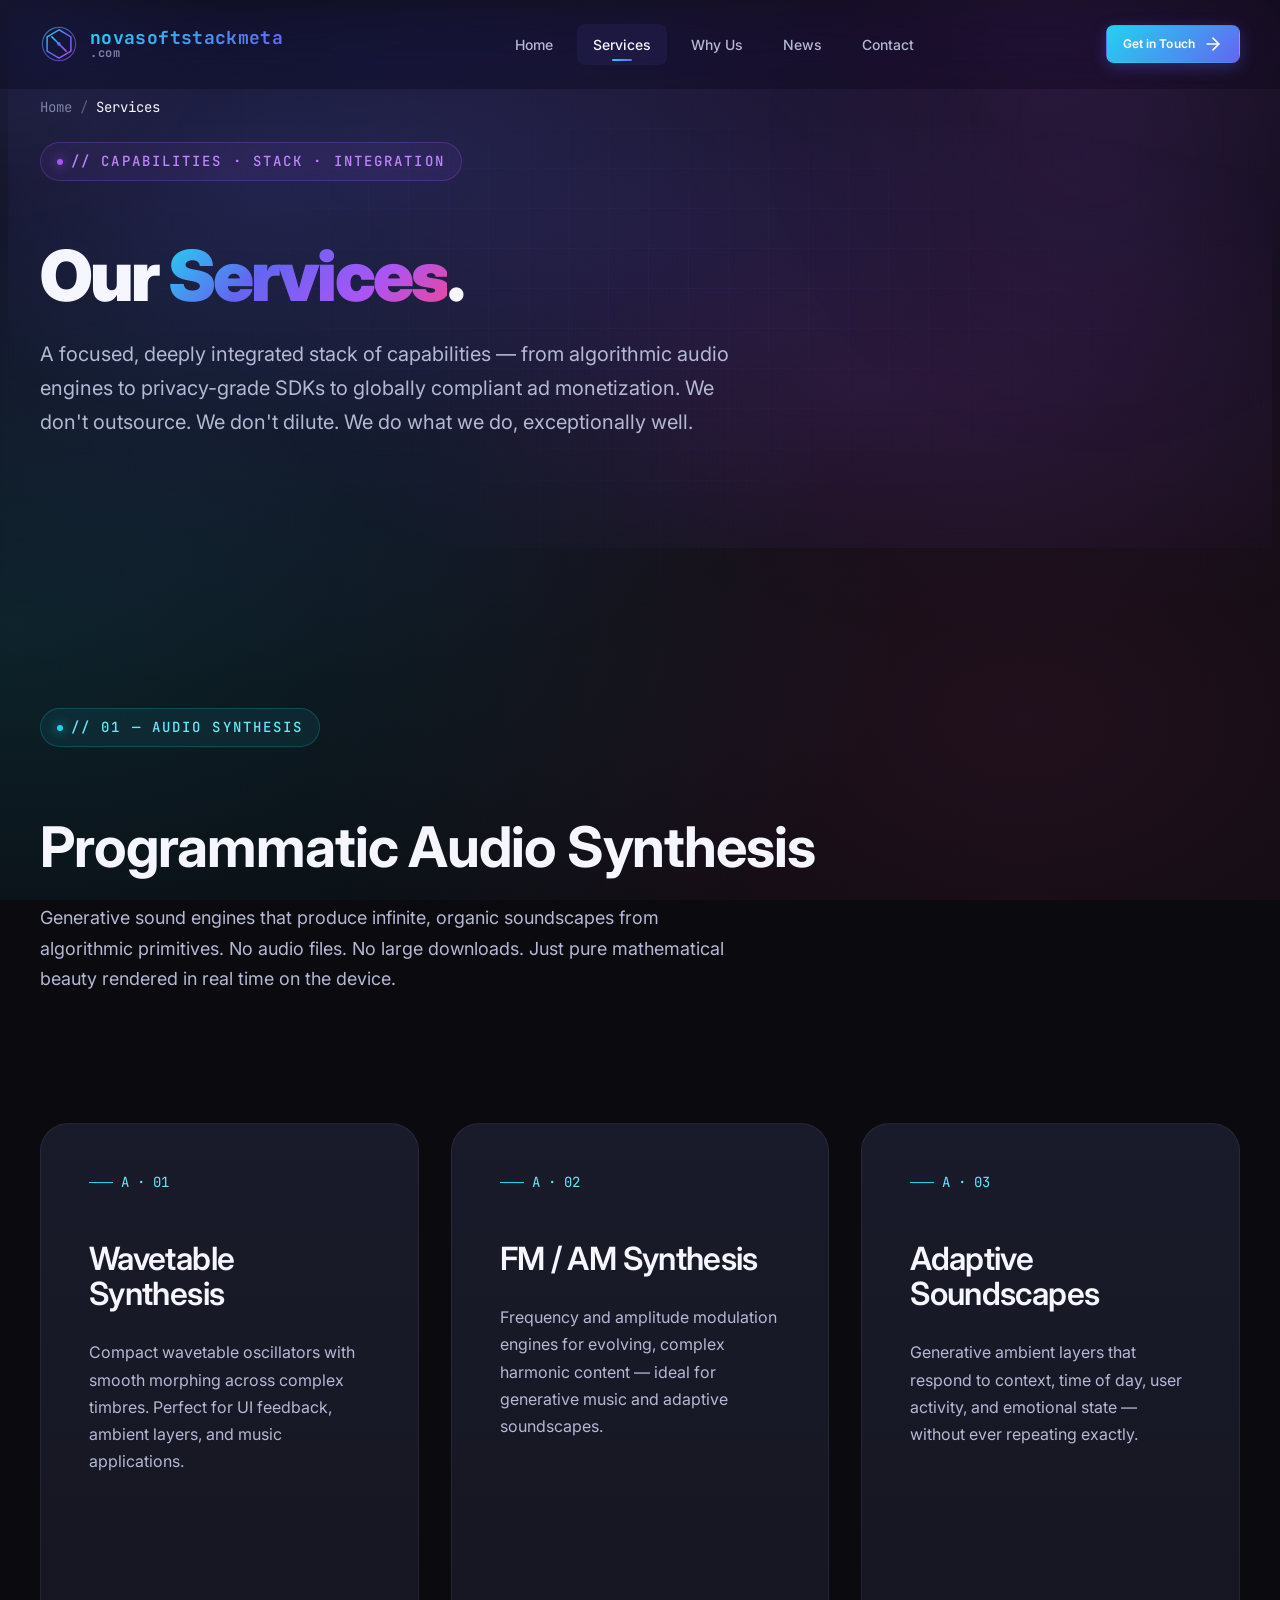
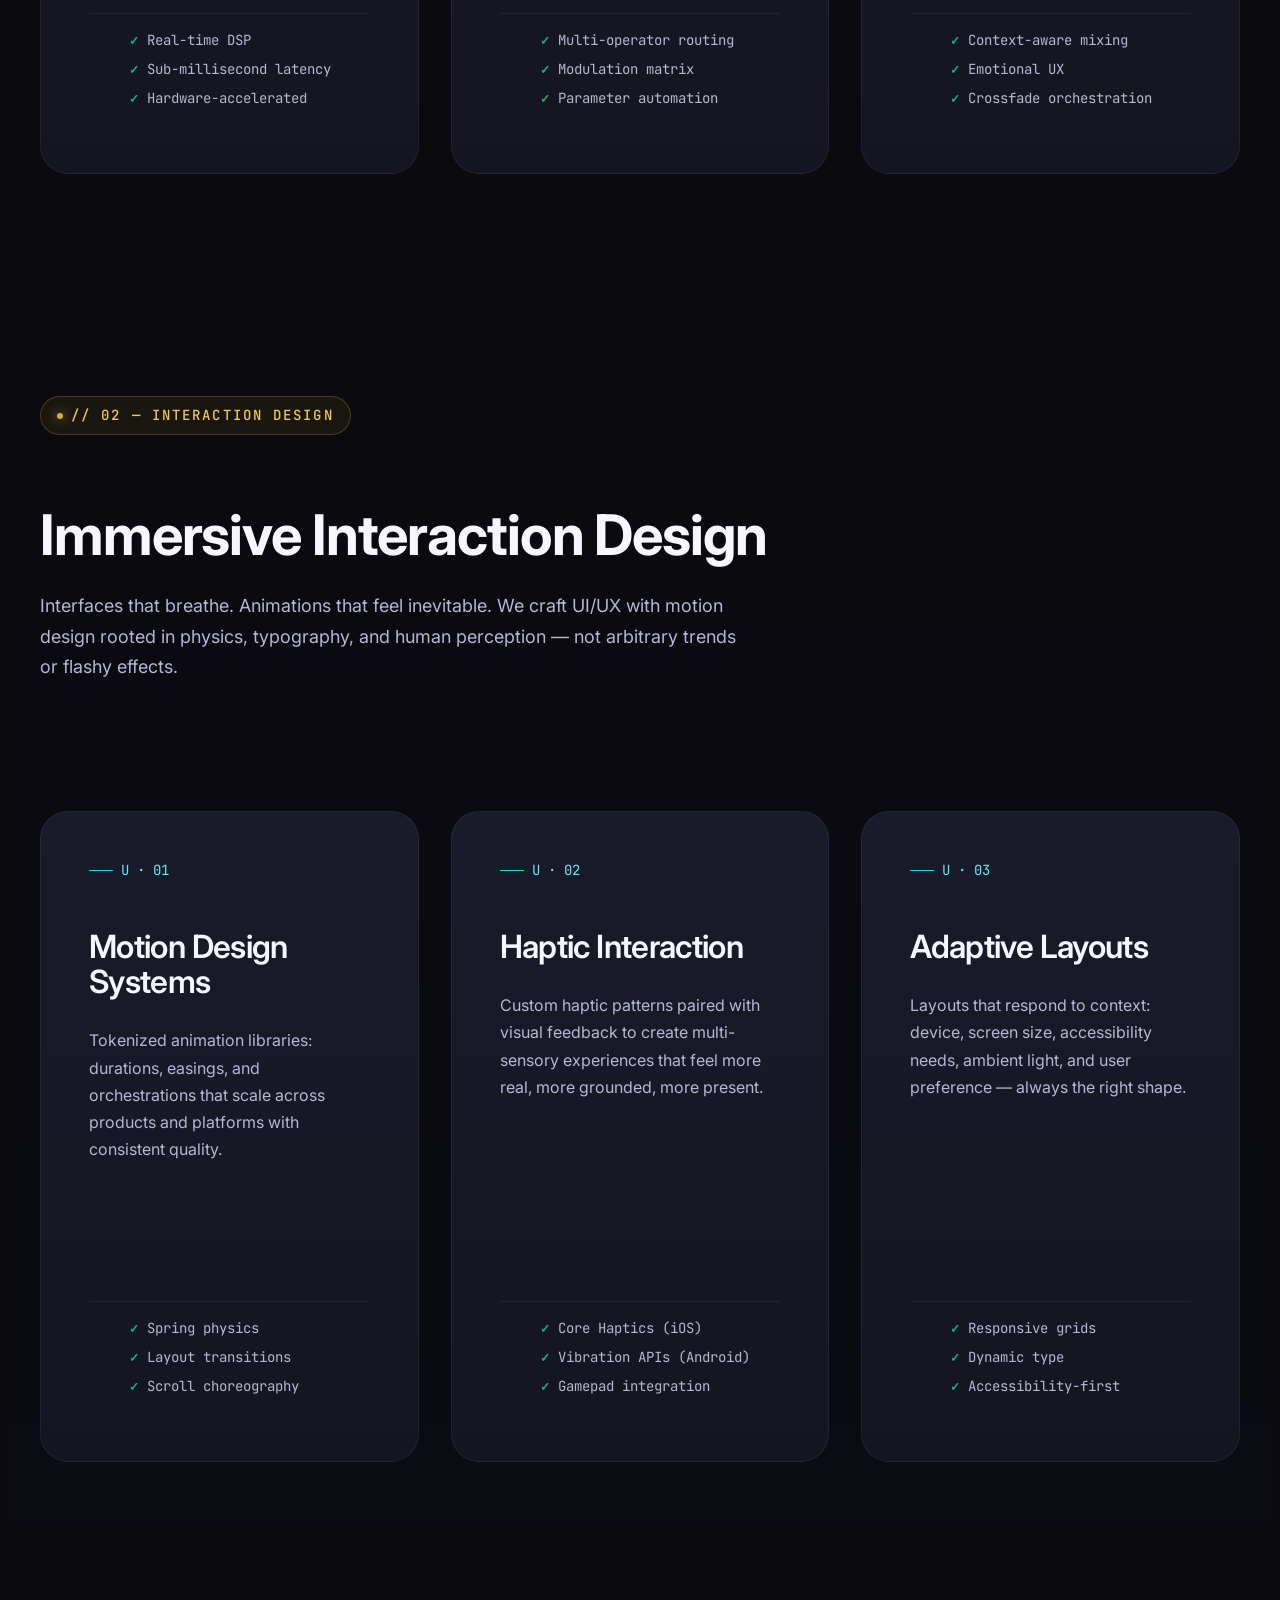
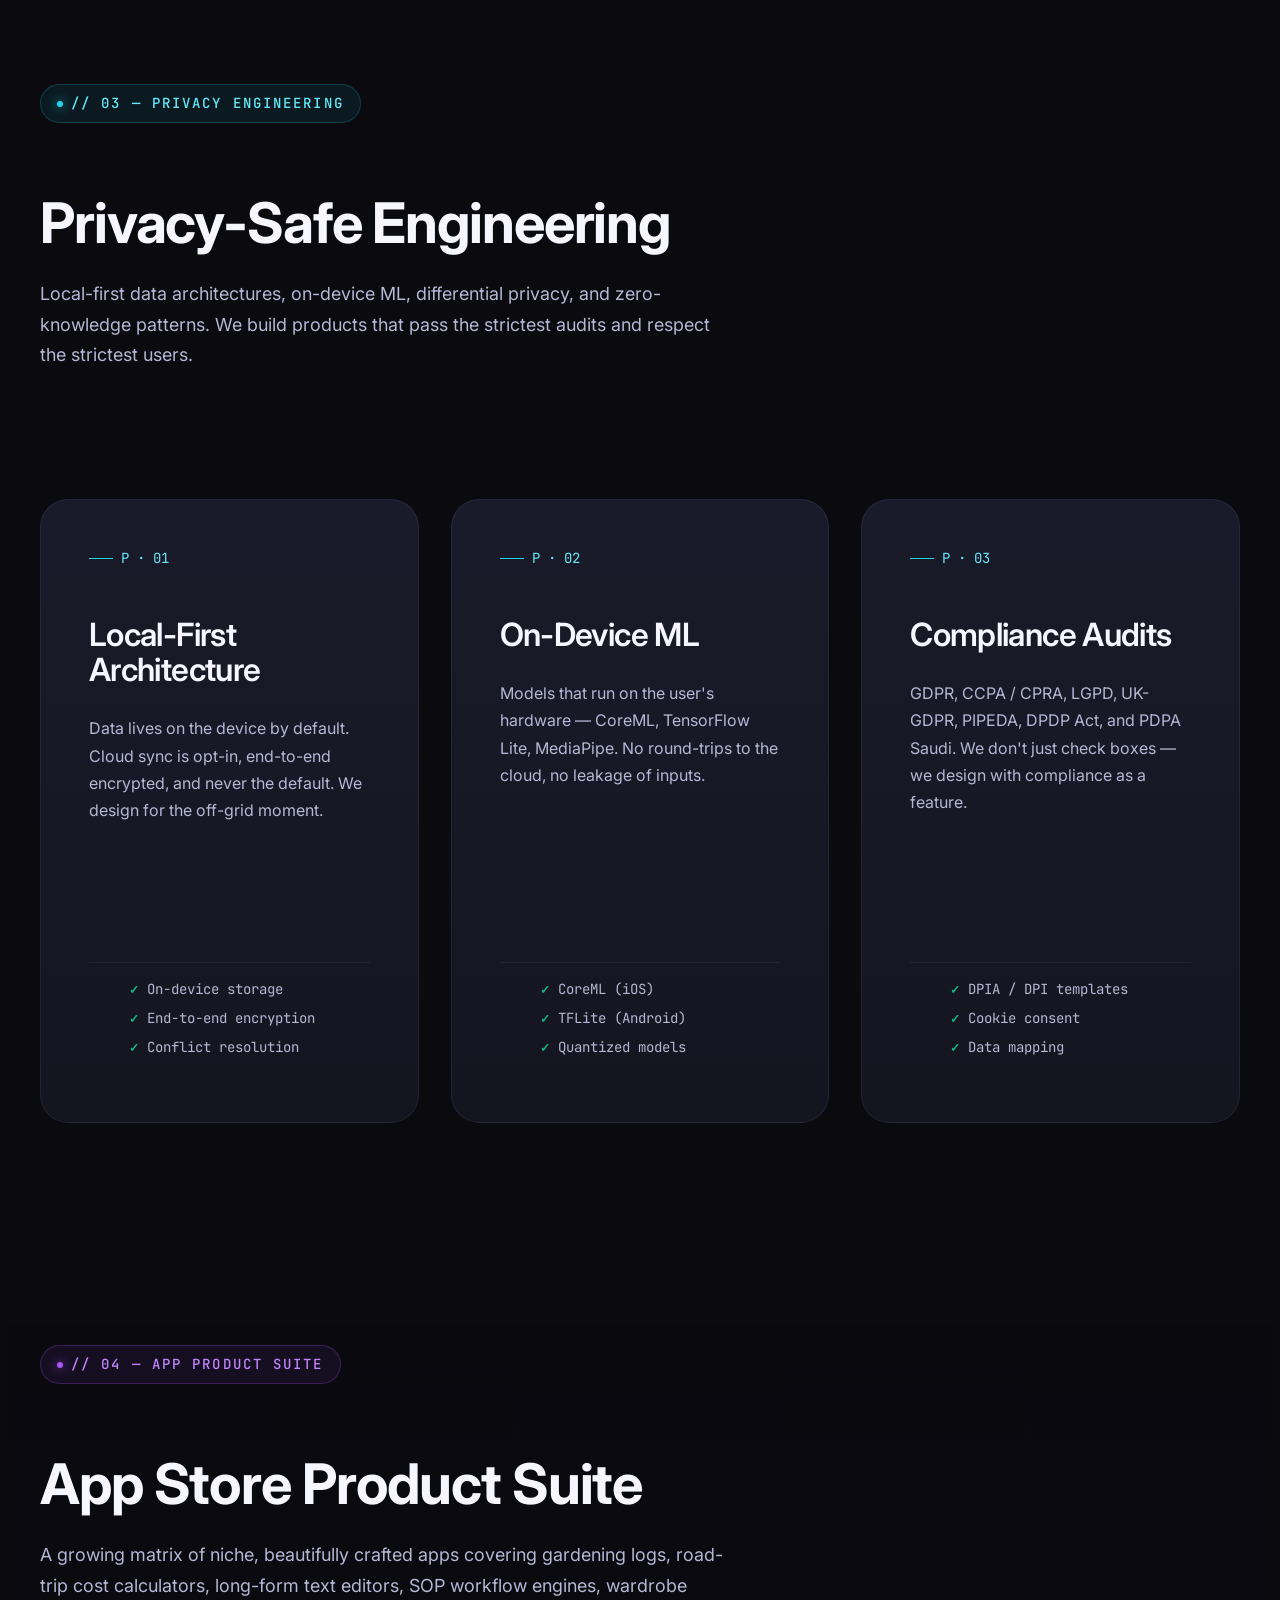
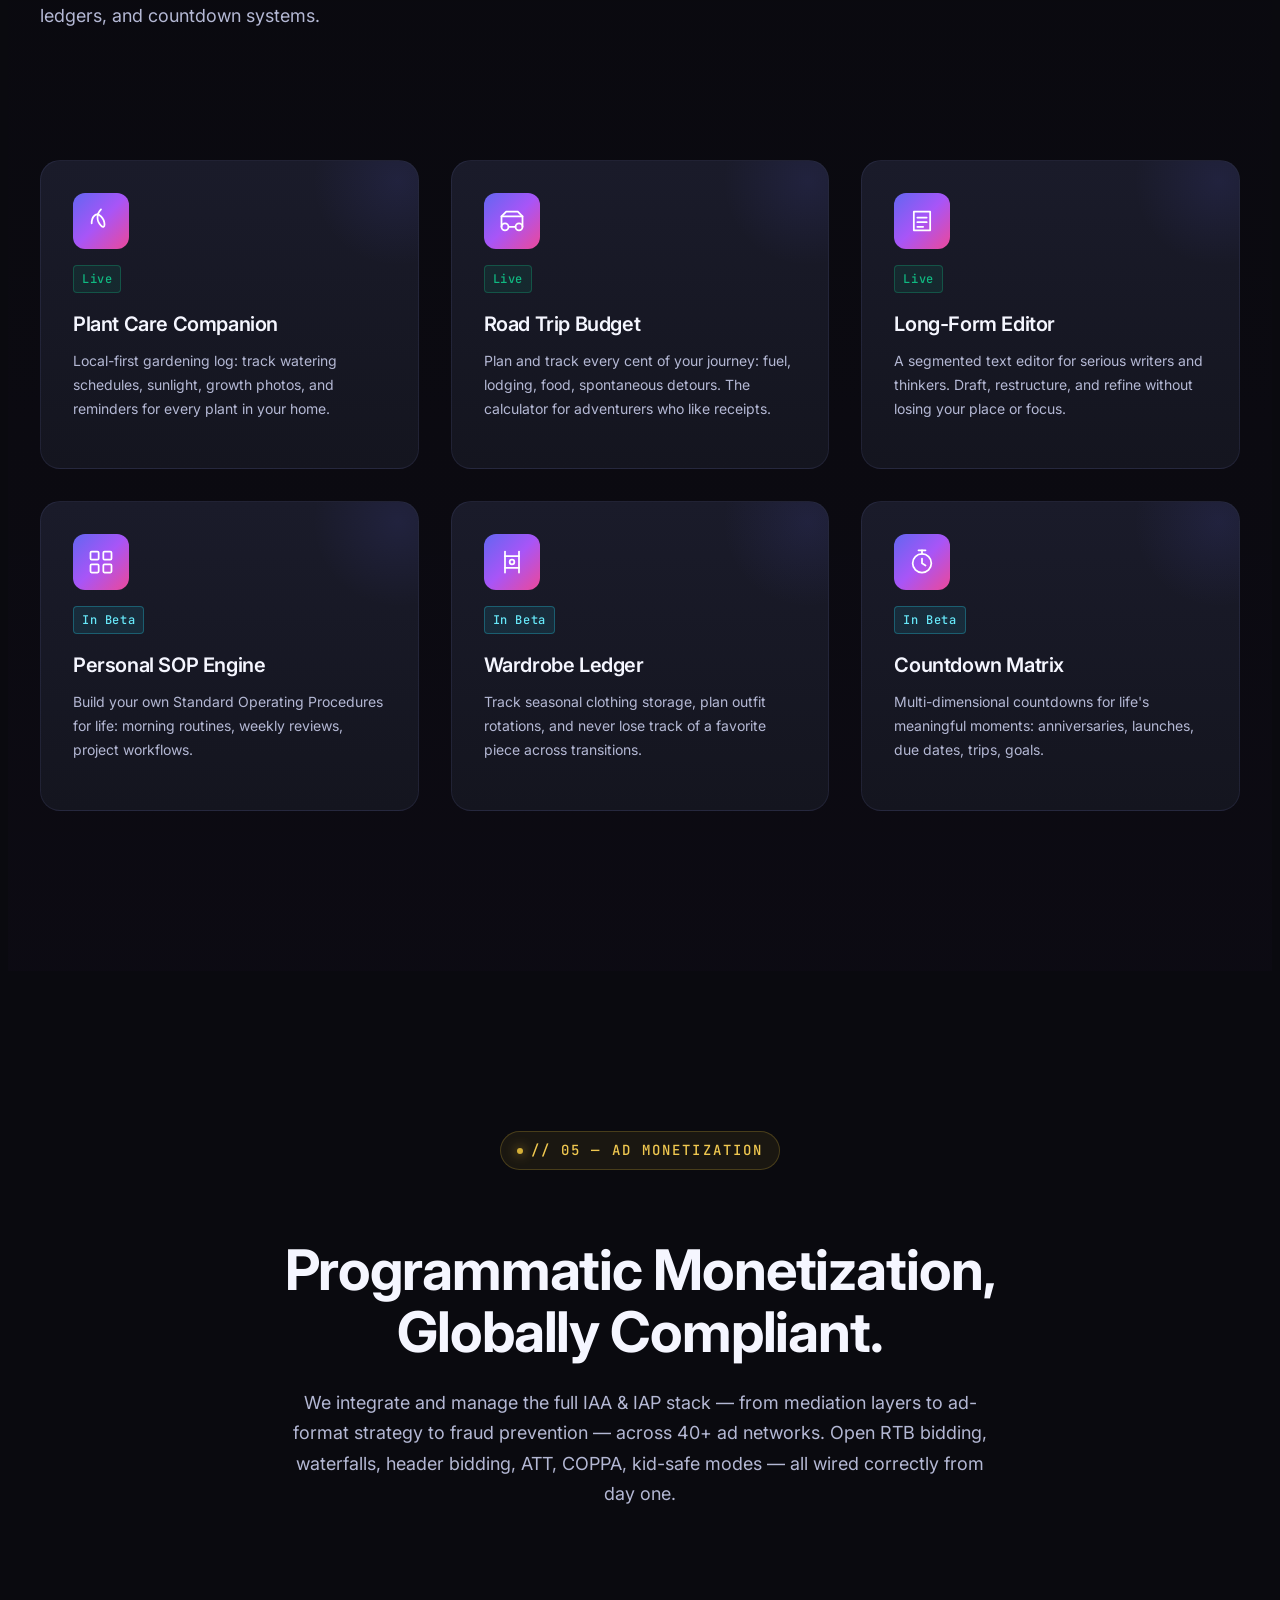
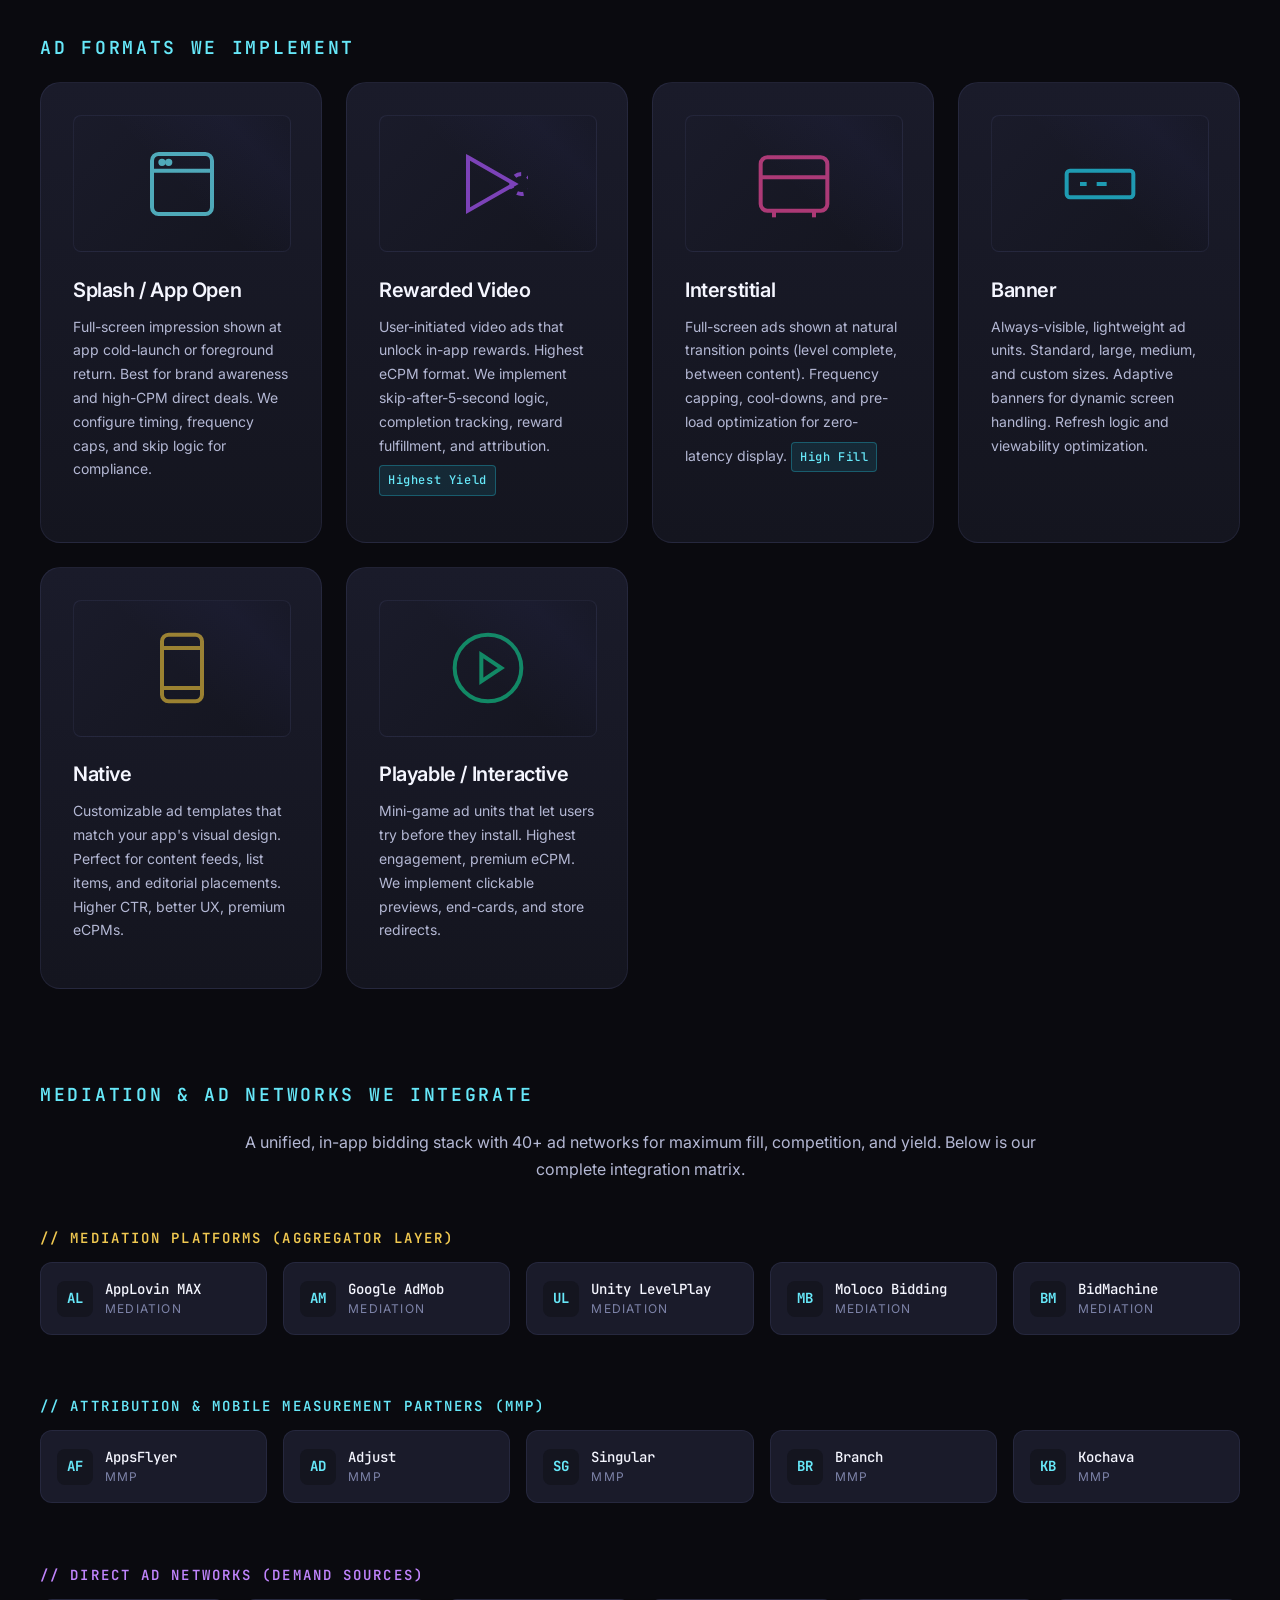
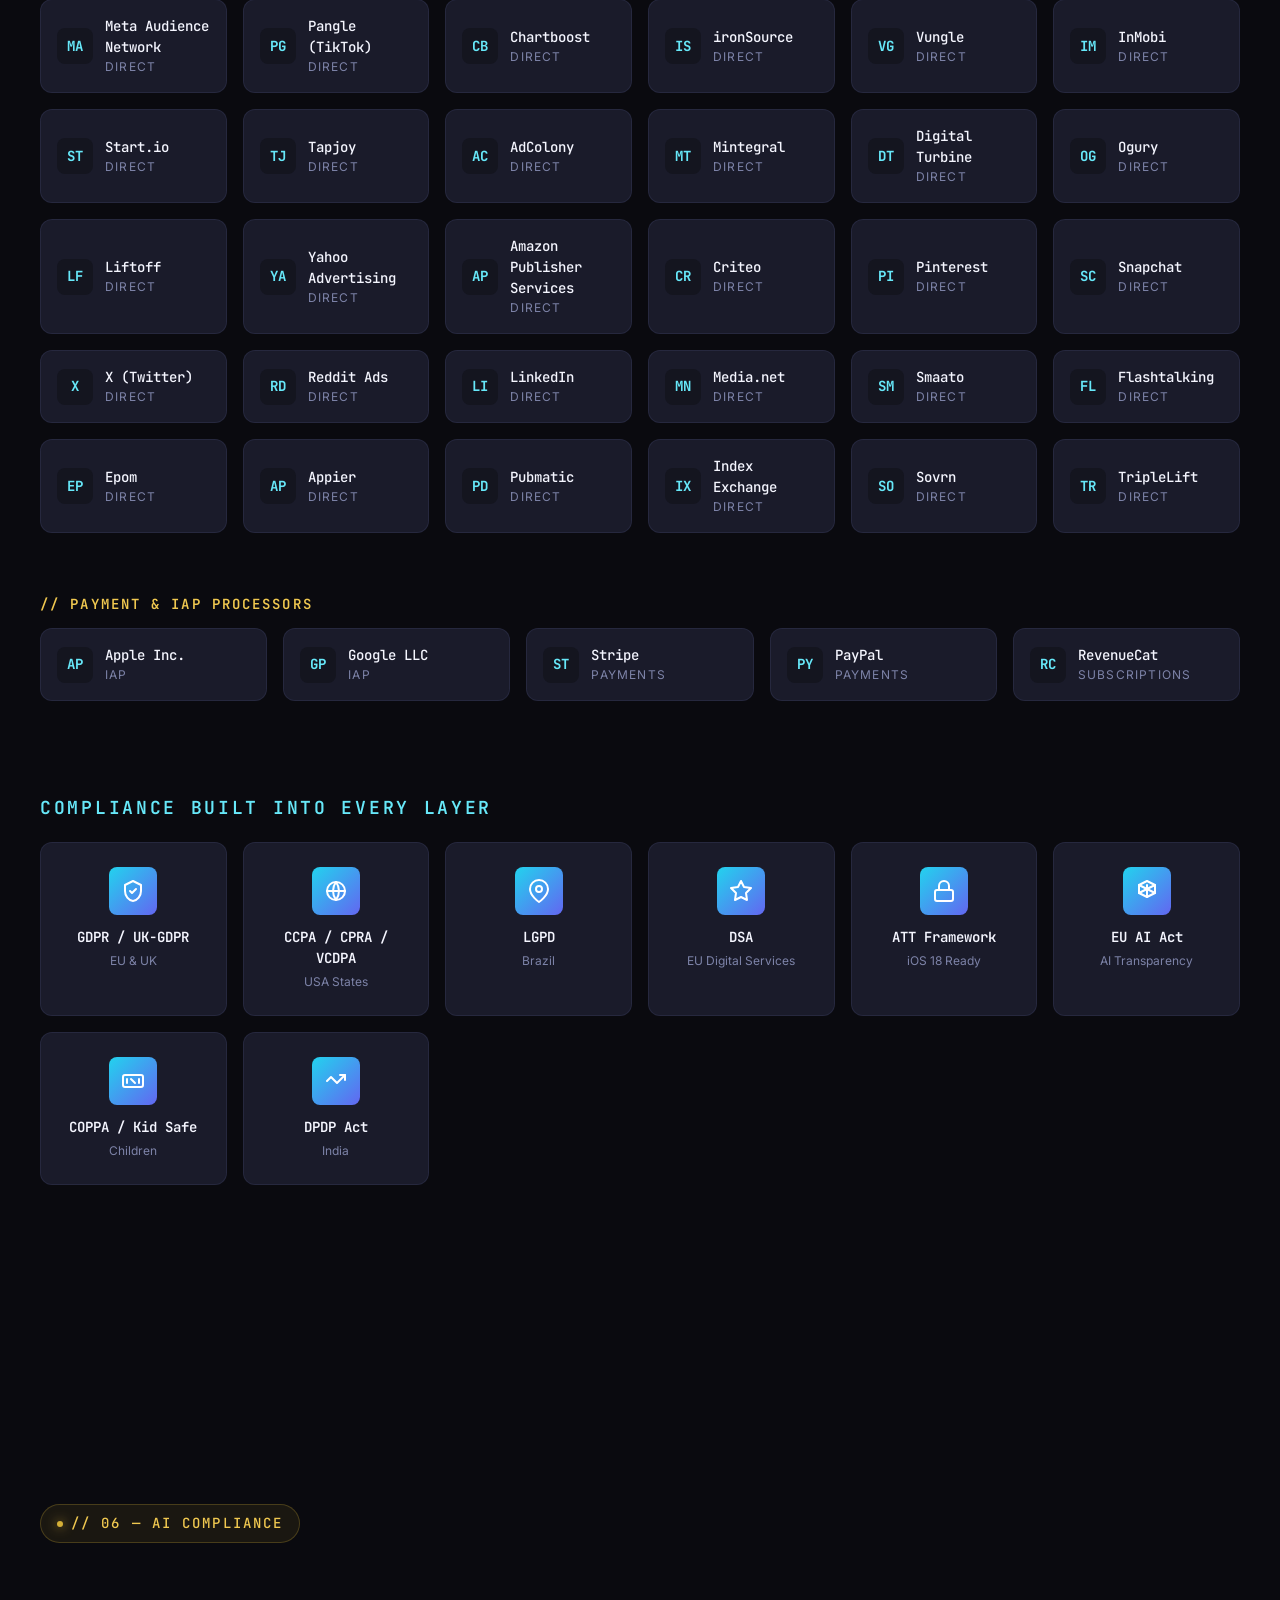
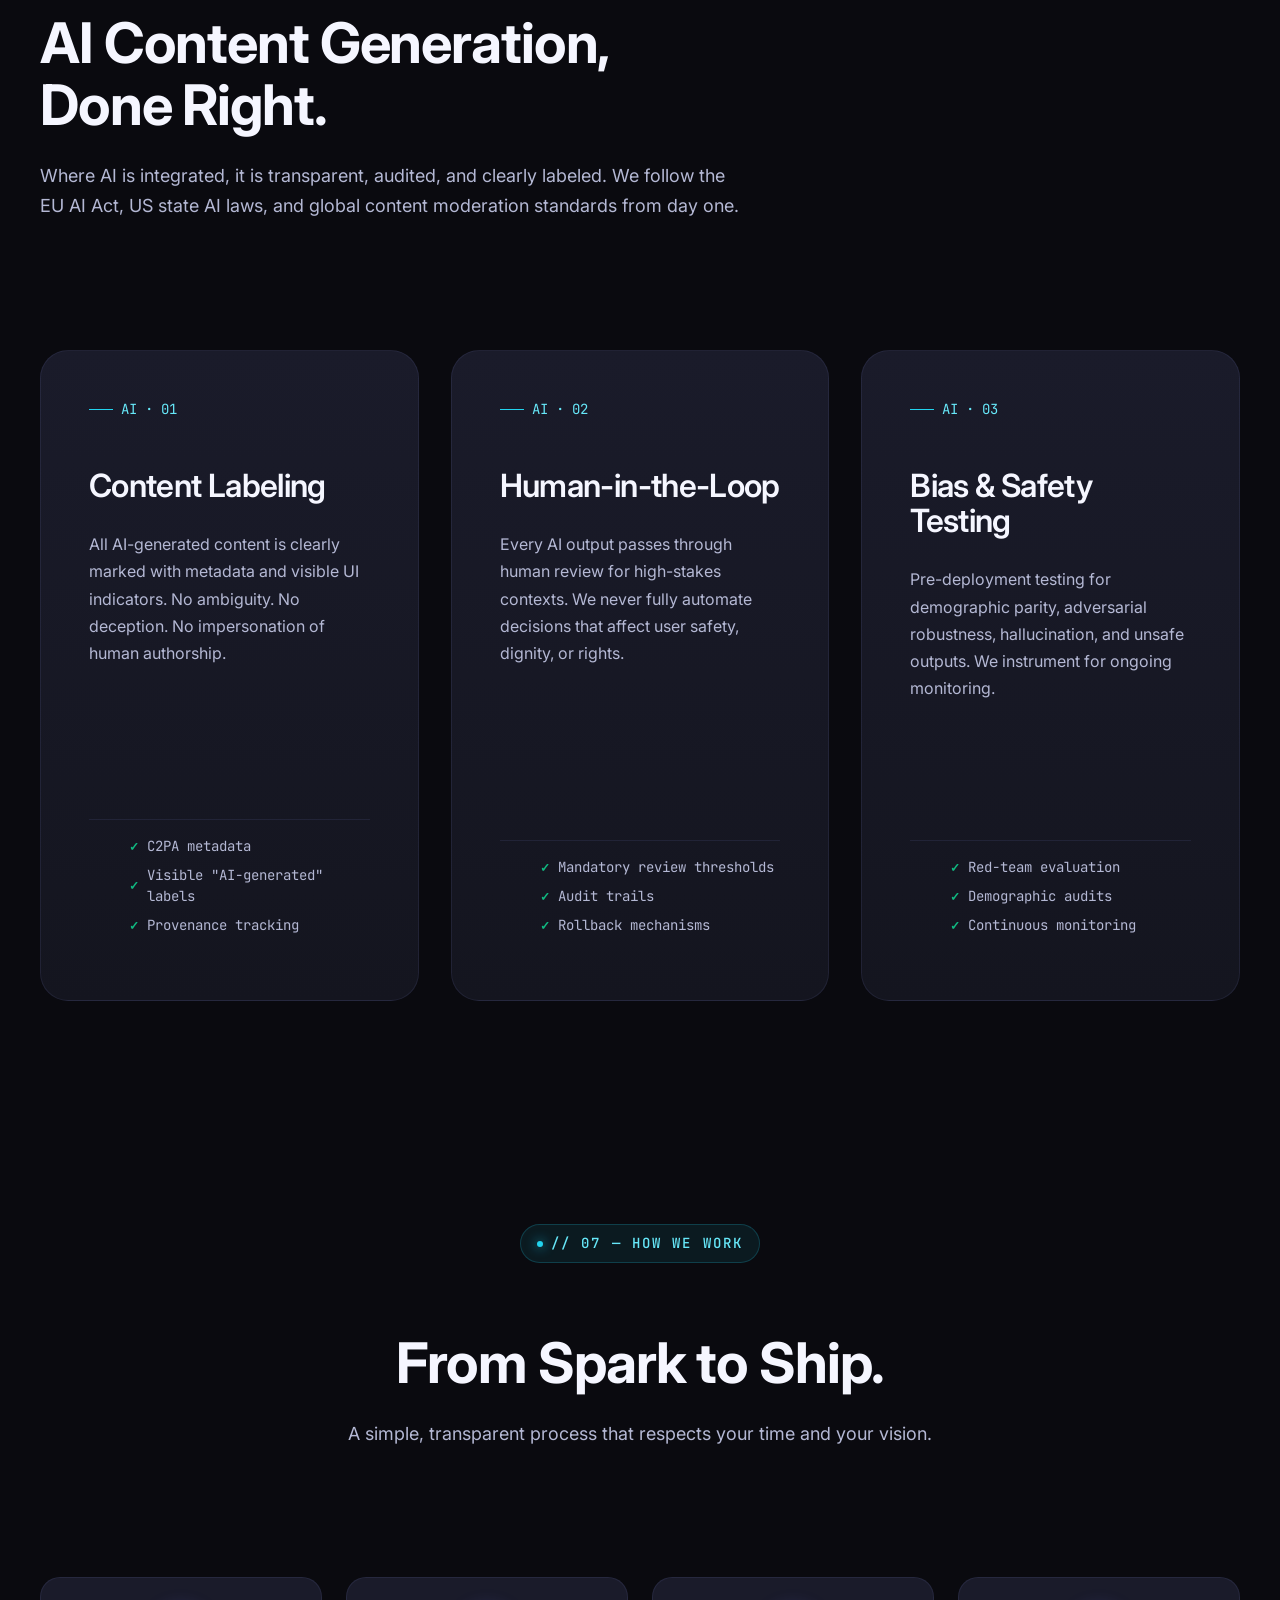
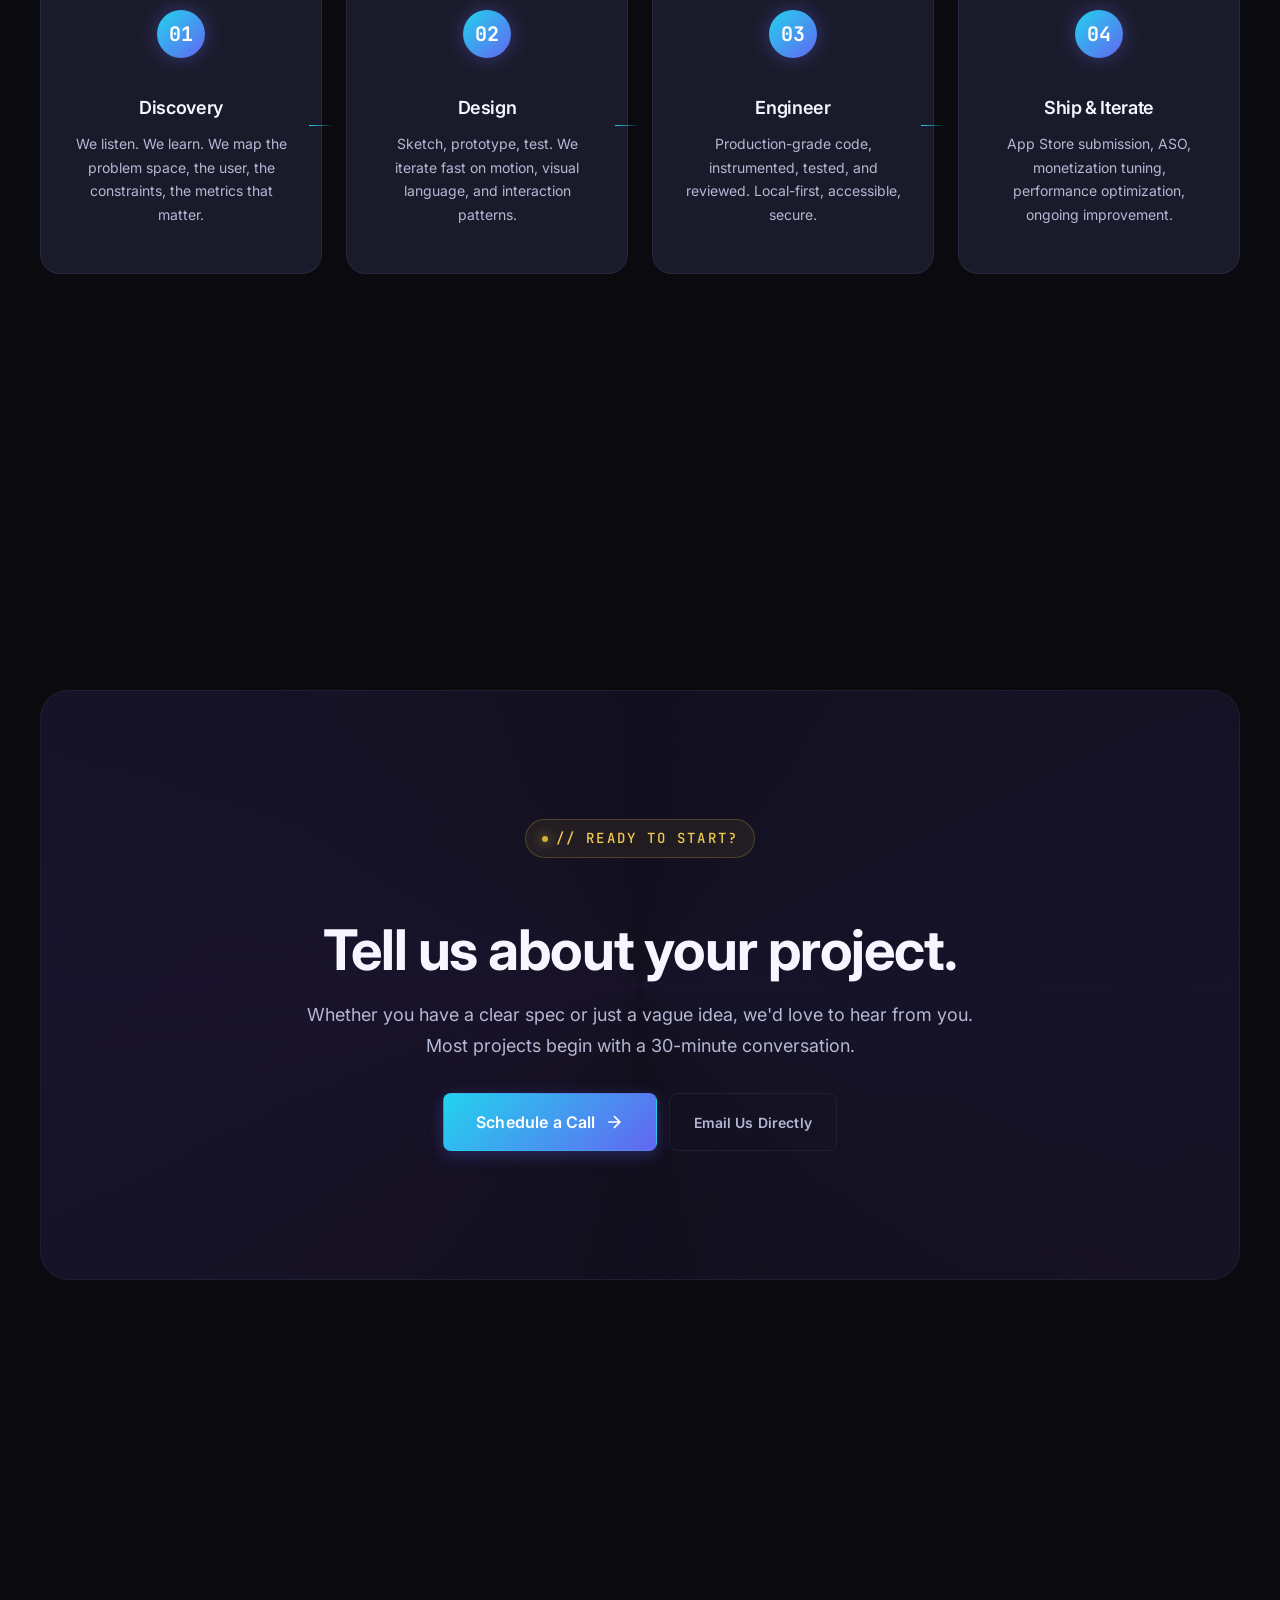
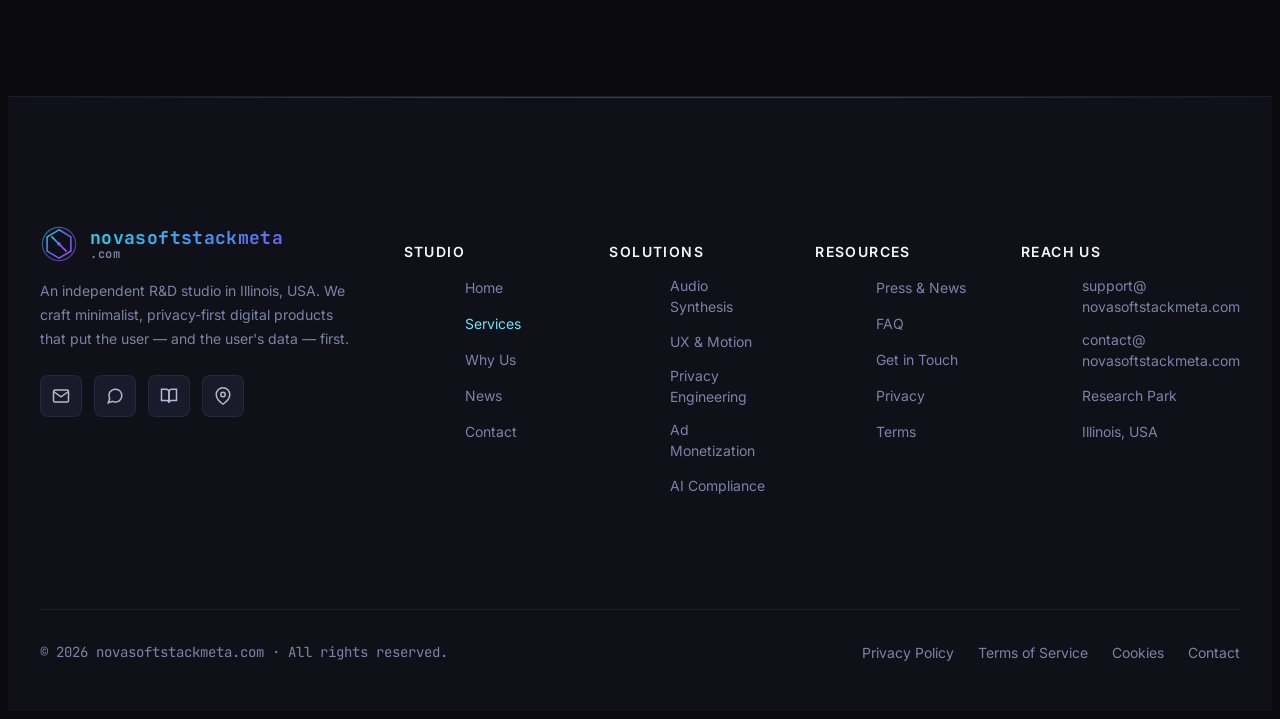
<file: services.html>
<!DOCTYPE html>
<html lang="en">
<head>
<meta charset="UTF-8">
<meta name="viewport" content="width=device-width, initial-scale=1.0, maximum-scale=5.0">
<meta name="theme-color" content="#0a0a0f">
<title>Services — novasoftstackmeta.com · Audio, UX, Privacy, Ad Monetization & AI</title>
<meta name="description" content="Full-service R&D capabilities: programmatic audio synthesis, immersive interaction design, privacy engineering, App Store product suite, programmatic ad monetization (AdMob, MAX, Meta, Pangle +30 networks), and AI content compliance.">
<meta name="keywords" content="app development services, audio synthesis, interaction design, privacy engineering, ad monetization, AdMob, AppLovin MAX, Unity LevelPlay, Pangle, Meta Audience Network, AI compliance">
<meta name="robots" content="index, follow">
<link rel="canonical" href="https://novasoftstackmeta.com/services.html">
<meta property="og:title" content="Services — novasoftstackmeta.com">
<meta property="og:description" content="Full-service R&D capabilities: programmatic audio synthesis, immersive interaction design, privacy engineering, and more.">
<meta property="og:url" content="https://novasoftstackmeta.com/services.html">
<link rel="icon" type="image/svg+xml" href="images/favicon.svg">
<link rel="preconnect" href="https://fonts.googleapis.com">
<link rel="preconnect" href="https://fonts.gstatic.com" crossorigin>
<link href="https://fonts.googleapis.com/css2?family=Inter:wght@300;400;500;600;700;800;900&family=JetBrains+Mono:wght@400;500;600;700&display=swap" rel="stylesheet">
<link rel="stylesheet" href="css/main.css">
<link rel="stylesheet" href="css/animations.css">
<link rel="stylesheet" href="css/pages.css">
</head>
<body>

<header class="site-header" role="banner">
  <div class="container">
    <nav class="nav" role="navigation" aria-label="Primary navigation">
      <a href="index.html" class="nav-brand" aria-label="novasoftstackmeta home">
        <svg class="logo-mark" viewBox="0 0 64 64" fill="none" aria-hidden="true">
          <defs><linearGradient id="hdrlg" x1="0%" y1="0%" x2="100%" y2="100%"><stop offset="0%" stop-color="#22d3ee"/><stop offset="50%" stop-color="#6366f1"/><stop offset="100%" stop-color="#a855f7"/></linearGradient></defs>
          <circle cx="32" cy="32" r="28" stroke="url(#hdrlg)" stroke-width="2" fill="none" opacity="0.6"/>
          <path d="M32 8 L52 20 L52 44 L32 56 L12 44 L12 20 Z" stroke="url(#hdrlg)" stroke-width="2.5" fill="none"/>
          <g stroke="url(#hdrlg)" stroke-width="2.5" stroke-linecap="round">
            <line x1="20" y1="44" x2="20" y2="20"/><line x1="20" y1="20" x2="44" y2="44"/><line x1="44" y1="44" x2="44" y2="20"/>
          </g>
          <circle cx="32" cy="32" r="3" fill="url(#hdrlg)"/>
        </svg>
        <span class="nav-brand-text">
          <span class="brand-name">novasoftstackmeta</span>
          <span class="brand-domain">.com</span>
        </span>
      </a>
      <ul class="nav-menu" id="navMenu">
        <li><a href="index.html" class="nav-link">Home</a></li>
        <li><a href="services.html" class="nav-link active">Services</a></li>
        <li><a href="advantages.html" class="nav-link">Why Us</a></li>
        <li><a href="news.html" class="nav-link">News</a></li>
        <li><a href="contact.html" class="nav-link">Contact</a></li>
      </ul>
      <div class="nav-actions">
        <a href="contact.html" class="btn btn-primary btn-sm magnetic">
          <span>Get in Touch</span>
          <svg class="btn-icon" viewBox="0 0 24 24" fill="none" stroke="currentColor" stroke-width="2" stroke-linecap="round" stroke-linejoin="round"><line x1="5" y1="12" x2="19" y2="12"></line><polyline points="12 5 19 12 12 19"></polyline></svg>
        </a>
        <button class="nav-toggle" id="navToggle" aria-label="Toggle menu" aria-expanded="false">
          <svg viewBox="0 0 24 24" fill="none" stroke="currentColor" stroke-width="2" stroke-linecap="round" stroke-linejoin="round"><line x1="3" y1="6" x2="21" y2="6"></line><line x1="3" y1="12" x2="21" y2="12"></line><line x1="3" y1="18" x2="21" y2="18"></line></svg>
        </button>
      </div>
    </nav>
  </div>
</header>

<!-- PAGE HERO -->
<section class="page-hero">
  <div class="page-hero-bg" aria-hidden="true">
    <div class="tech-grid tech-grid-animated"></div>
  </div>
  <div class="container">
    <div class="page-hero-content">
      <nav class="page-breadcrumb" aria-label="Breadcrumb">
        <a href="index.html">Home</a>
        <span class="separator">/</span>
        <span class="current">Services</span>
      </nav>
      <span class="eyebrow eyebrow-purple reveal">// Capabilities · Stack · Integration</span>
      <h1 class="page-title reveal">Our <span class="gradient-text-aurora">Services</span>.</h1>
      <p class="page-subtitle reveal">A focused, deeply integrated stack of capabilities — from algorithmic audio engines to privacy-grade SDKs to globally compliant ad monetization. We don't outsource. We don't dilute. We do what we do, exceptionally well.</p>
    </div>
  </div>
</section>

<!-- SERVICE 1: AUDIO -->
<section class="section" id="audio">
  <div class="container">
    <div class="section-header left reveal">
      <span class="eyebrow">// 01 — Audio Synthesis</span>
      <h2 class="section-title">Programmatic Audio Synthesis</h2>
      <p class="section-description">Generative sound engines that produce infinite, organic soundscapes from algorithmic primitives. No audio files. No large downloads. Just pure mathematical beauty rendered in real time on the device.</p>
    </div>
    <div class="grid grid-3 reveal stagger-children">
      <div class="service-card">
        <div class="service-number">A · 01</div>
        <h3>Wavetable Synthesis</h3>
        <p>Compact wavetable oscillators with smooth morphing across complex timbres. Perfect for UI feedback, ambient layers, and music applications.</p>
        <ul class="service-features">
          <li>Real-time DSP</li>
          <li>Sub-millisecond latency</li>
          <li>Hardware-accelerated</li>
        </ul>
      </div>
      <div class="service-card">
        <div class="service-number">A · 02</div>
        <h3>FM / AM Synthesis</h3>
        <p>Frequency and amplitude modulation engines for evolving, complex harmonic content — ideal for generative music and adaptive soundscapes.</p>
        <ul class="service-features">
          <li>Multi-operator routing</li>
          <li>Modulation matrix</li>
          <li>Parameter automation</li>
        </ul>
      </div>
      <div class="service-card">
        <div class="service-number">A · 03</div>
        <h3>Adaptive Soundscapes</h3>
        <p>Generative ambient layers that respond to context, time of day, user activity, and emotional state — without ever repeating exactly.</p>
        <ul class="service-features">
          <li>Context-aware mixing</li>
          <li>Emotional UX</li>
          <li>Crossfade orchestration</li>
        </ul>
      </div>
    </div>
  </div>
</section>

<!-- SERVICE 2: UX / MOTION -->
<section class="section" id="ux" style="background: linear-gradient(180deg, transparent 0%, rgba(99,102,241,0.02) 100%);">
  <div class="container">
    <div class="section-header left reveal">
      <span class="eyebrow eyebrow-gold">// 02 — Interaction Design</span>
      <h2 class="section-title">Immersive Interaction Design</h2>
      <p class="section-description">Interfaces that breathe. Animations that feel inevitable. We craft UI/UX with motion design rooted in physics, typography, and human perception — not arbitrary trends or flashy effects.</p>
    </div>
    <div class="grid grid-3 reveal stagger-children">
      <div class="service-card">
        <div class="service-number">U · 01</div>
        <h3>Motion Design Systems</h3>
        <p>Tokenized animation libraries: durations, easings, and orchestrations that scale across products and platforms with consistent quality.</p>
        <ul class="service-features">
          <li>Spring physics</li>
          <li>Layout transitions</li>
          <li>Scroll choreography</li>
        </ul>
      </div>
      <div class="service-card">
        <div class="service-number">U · 02</div>
        <h3>Haptic Interaction</h3>
        <p>Custom haptic patterns paired with visual feedback to create multi-sensory experiences that feel more real, more grounded, more present.</p>
        <ul class="service-features">
          <li>Core Haptics (iOS)</li>
          <li>Vibration APIs (Android)</li>
          <li>Gamepad integration</li>
        </ul>
      </div>
      <div class="service-card">
        <div class="service-number">U · 03</div>
        <h3>Adaptive Layouts</h3>
        <p>Layouts that respond to context: device, screen size, accessibility needs, ambient light, and user preference — always the right shape.</p>
        <ul class="service-features">
          <li>Responsive grids</li>
          <li>Dynamic type</li>
          <li>Accessibility-first</li>
        </ul>
      </div>
    </div>
  </div>
</section>

<!-- SERVICE 3: PRIVACY -->
<section class="section" id="privacy">
  <div class="container">
    <div class="section-header left reveal">
      <span class="eyebrow">// 03 — Privacy Engineering</span>
      <h2 class="section-title">Privacy-Safe Engineering</h2>
      <p class="section-description">Local-first data architectures, on-device ML, differential privacy, and zero-knowledge patterns. We build products that pass the strictest audits and respect the strictest users.</p>
    </div>
    <div class="grid grid-3 reveal stagger-children">
      <div class="service-card">
        <div class="service-number">P · 01</div>
        <h3>Local-First Architecture</h3>
        <p>Data lives on the device by default. Cloud sync is opt-in, end-to-end encrypted, and never the default. We design for the off-grid moment.</p>
        <ul class="service-features">
          <li>On-device storage</li>
          <li>End-to-end encryption</li>
          <li>Conflict resolution</li>
        </ul>
      </div>
      <div class="service-card">
        <div class="service-number">P · 02</div>
        <h3>On-Device ML</h3>
        <p>Models that run on the user's hardware — CoreML, TensorFlow Lite, MediaPipe. No round-trips to the cloud, no leakage of inputs.</p>
        <ul class="service-features">
          <li>CoreML (iOS)</li>
          <li>TFLite (Android)</li>
          <li>Quantized models</li>
        </ul>
      </div>
      <div class="service-card">
        <div class="service-number">P · 03</div>
        <h3>Compliance Audits</h3>
        <p>GDPR, CCPA / CPRA, LGPD, UK-GDPR, PIPEDA, DPDP Act, and PDPA Saudi. We don't just check boxes — we design with compliance as a feature.</p>
        <ul class="service-features">
          <li>DPIA / DPI templates</li>
          <li>Cookie consent</li>
          <li>Data mapping</li>
        </ul>
      </div>
    </div>
  </div>
</section>

<!-- SERVICE 4: APP SUITE -->
<section class="section" id="apps" style="background: linear-gradient(180deg, transparent 0%, rgba(168,85,247,0.02) 100%);">
  <div class="container">
    <div class="section-header left reveal">
      <span class="eyebrow eyebrow-purple">// 04 — App Product Suite</span>
      <h2 class="section-title">App Store Product Suite</h2>
      <p class="section-description">A growing matrix of niche, beautifully crafted apps covering gardening logs, road-trip cost calculators, long-form text editors, SOP workflow engines, wardrobe ledgers, and countdown systems.</p>
    </div>
    <div class="grid grid-3 reveal stagger-children">
      <div class="app-card">
        <div class="app-card-icon"><svg viewBox="0 0 24 24" fill="none" stroke="currentColor" stroke-width="1.5" stroke-linecap="round" stroke-linejoin="round"><path d="M12 2 C8 6, 8 12, 12 16 C16 20, 16 12, 12 8 C8 4, 4 8, 4 14"/></svg></div>
        <span class="badge badge-success">Live</span>
        <h3>Plant Care Companion</h3>
        <p>Local-first gardening log: track watering schedules, sunlight, growth photos, and reminders for every plant in your home.</p>
      </div>
      <div class="app-card">
        <div class="app-card-icon"><svg viewBox="0 0 24 24" fill="none" stroke="currentColor" stroke-width="1.5" stroke-linecap="round" stroke-linejoin="round"><circle cx="6" cy="17" r="3"/><circle cx="18" cy="17" r="3"/><path d="M9 17 L15 17"/><path d="M3 17 L3 8 L21 8 L21 17"/><path d="M3 8 L7 4 L17 4 L21 8"/></svg></div>
        <span class="badge badge-success">Live</span>
        <h3>Road Trip Budget</h3>
        <p>Plan and track every cent of your journey: fuel, lodging, food, spontaneous detours. The calculator for adventurers who like receipts.</p>
      </div>
      <div class="app-card">
        <div class="app-card-icon"><svg viewBox="0 0 24 24" fill="none" stroke="currentColor" stroke-width="1.5" stroke-linecap="round" stroke-linejoin="round"><path d="M5 4 L19 4 L19 20 L5 20 Z"/><line x1="8" y1="9" x2="16" y2="9"/><line x1="8" y1="13" x2="16" y2="13"/><line x1="8" y1="17" x2="13" y2="17"/></svg></div>
        <span class="badge badge-success">Live</span>
        <h3>Long-Form Editor</h3>
        <p>A segmented text editor for serious writers and thinkers. Draft, restructure, and refine without losing your place or focus.</p>
      </div>
      <div class="app-card">
        <div class="app-card-icon"><svg viewBox="0 0 24 24" fill="none" stroke="currentColor" stroke-width="1.5" stroke-linecap="round" stroke-linejoin="round"><rect x="3" y="3" width="7" height="7" rx="1"/><rect x="14" y="3" width="7" height="7" rx="1"/><rect x="3" y="14" width="7" height="7" rx="1"/><rect x="14" y="14" width="7" height="7" rx="1"/></svg></div>
        <span class="badge badge-cyan">In Beta</span>
        <h3>Personal SOP Engine</h3>
        <p>Build your own Standard Operating Procedures for life: morning routines, weekly reviews, project workflows.</p>
      </div>
      <div class="app-card">
        <div class="app-card-icon"><svg viewBox="0 0 24 24" fill="none" stroke="currentColor" stroke-width="1.5" stroke-linecap="round" stroke-linejoin="round"><path d="M6 3 L6 21"/><path d="M18 3 L18 21"/><path d="M6 7 L18 7"/><path d="M6 17 L18 17"/><circle cx="12" cy="12" r="2"/></svg></div>
        <span class="badge badge-cyan">In Beta</span>
        <h3>Wardrobe Ledger</h3>
        <p>Track seasonal clothing storage, plan outfit rotations, and never lose track of a favorite piece across transitions.</p>
      </div>
      <div class="app-card">
        <div class="app-card-icon"><svg viewBox="0 0 24 24" fill="none" stroke="currentColor" stroke-width="1.5" stroke-linecap="round" stroke-linejoin="round"><circle cx="12" cy="13" r="8"/><path d="M12 9 L12 13 L15 15"/><path d="M9 2 L15 2"/><path d="M12 2 L12 5"/></svg></div>
        <span class="badge badge-cyan">In Beta</span>
        <h3>Countdown Matrix</h3>
        <p>Multi-dimensional countdowns for life's meaningful moments: anniversaries, launches, due dates, trips, goals.</p>
      </div>
    </div>
  </div>
</section>

<!-- AD MONETIZATION -->
<section class="section" id="monetize">
  <div class="container">
    <div class="section-header reveal">
      <span class="eyebrow eyebrow-gold">// 05 — Ad Monetization</span>
      <h2 class="section-title">Programmatic Monetization,<br>Globally Compliant.</h2>
      <p class="section-description">We integrate and manage the full IAA & IAP stack — from mediation layers to ad-format strategy to fraud prevention — across 40+ ad networks. Open RTB bidding, waterfalls, header bidding, ATT, COPPA, kid-safe modes — all wired correctly from day one.</p>
    </div>

    <!-- Ad Formats -->
    <h3 class="reveal" style="font-family: var(--font-mono); font-size: var(--fs-md); text-transform: uppercase; letter-spacing: 0.15em; color: var(--color-cyan-bright); margin-bottom: var(--space-5);">Ad Formats We Implement</h3>
    <div class="ad-format-grid reveal stagger-children" style="margin-bottom: var(--space-12);">
      <div class="ad-format">
        <div class="ad-format-mockup" style="background: linear-gradient(135deg, #1a1b2a 0%, #14151f 100%);">
          <svg width="80" height="80" viewBox="0 0 24 24" fill="none" stroke="#67e8f9" stroke-width="1.2" style="opacity: 0.7;"><rect x="3" y="3" width="18" height="18" rx="2"/><line x1="3" y1="8" x2="21" y2="8"/><circle cx="6" cy="5.5" r="0.5" fill="#67e8f9"/><circle cx="8" cy="5.5" r="0.5" fill="#67e8f9"/></svg>
        </div>
        <h4 class="ad-format-name">Splash / App Open</h4>
        <p class="ad-format-description">Full-screen impression shown at app cold-launch or foreground return. Best for brand awareness and high-CPM direct deals. We configure timing, frequency caps, and skip logic for compliance.</p>
      </div>

      <div class="ad-format">
        <div class="ad-format-mockup" style="background: linear-gradient(135deg, #1a1b2a 0%, #14151f 100%);">
          <svg width="80" height="80" viewBox="0 0 24 24" fill="none" stroke="#a855f7" stroke-width="1.2" style="opacity: 0.7;"><polygon points="6 4 20 12 6 20 6 4"/><circle cx="22" cy="12" r="3" stroke-dasharray="2 2"/></svg>
        </div>
        <h4 class="ad-format-name">Rewarded Video</h4>
        <p class="ad-format-description">User-initiated video ads that unlock in-app rewards. Highest eCPM format. We implement skip-after-5-second logic, completion tracking, reward fulfillment, and attribution. <span class="badge badge-cyan" style="margin-top: 8px;">Highest Yield</span></p>
      </div>

      <div class="ad-format">
        <div class="ad-format-mockup" style="background: linear-gradient(135deg, #1a1b2a 0%, #14151f 100%);">
          <svg width="80" height="80" viewBox="0 0 24 24" fill="none" stroke="#ec4899" stroke-width="1.2" style="opacity: 0.7;"><rect x="2" y="4" width="20" height="16" rx="2"/><line x1="2" y1="10" x2="22" y2="10"/><line x1="6" y1="20" x2="6" y2="22"/><line x1="18" y1="20" x2="18" y2="22"/></svg>
        </div>
        <h4 class="ad-format-name">Interstitial</h4>
        <p class="ad-format-description">Full-screen ads shown at natural transition points (level complete, between content). Frequency capping, cool-downs, and pre-load optimization for zero-latency display. <span class="badge badge-cyan" style="margin-top: 8px;">High Fill</span></p>
      </div>

      <div class="ad-format">
        <div class="ad-format-mockup" style="background: linear-gradient(135deg, #1a1b2a 0%, #14151f 100%);">
          <svg width="80" height="80" viewBox="0 0 24 24" fill="none" stroke="#22d3ee" stroke-width="1.2" style="opacity: 0.7;"><rect x="2" y="8" width="20" height="8" rx="1"/><line x1="6" y1="12" x2="8" y2="12"/><line x1="11" y1="12" x2="14" y2="12"/></svg>
        </div>
        <h4 class="ad-format-name">Banner</h4>
        <p class="ad-format-description">Always-visible, lightweight ad units. Standard, large, medium, and custom sizes. Adaptive banners for dynamic screen handling. Refresh logic and viewability optimization.</p>
      </div>

      <div class="ad-format">
        <div class="ad-format-mockup" style="background: linear-gradient(135deg, #1a1b2a 0%, #14151f 100%);">
          <svg width="80" height="80" viewBox="0 0 24 24" fill="none" stroke="#d4af37" stroke-width="1.2" style="opacity: 0.7;"><rect x="6" y="2" width="12" height="20" rx="2"/><line x1="6" y1="6" x2="18" y2="6"/><line x1="6" y1="18" x2="18" y2="18"/></svg>
        </div>
        <h4 class="ad-format-name">Native</h4>
        <p class="ad-format-description">Customizable ad templates that match your app's visual design. Perfect for content feeds, list items, and editorial placements. Higher CTR, better UX, premium eCPMs.</p>
      </div>

      <div class="ad-format">
        <div class="ad-format-mockup" style="background: linear-gradient(135deg, #1a1b2a 0%, #14151f 100%);">
          <svg width="80" height="80" viewBox="0 0 24 24" fill="none" stroke="#10b981" stroke-width="1.2" style="opacity: 0.7;"><circle cx="12" cy="12" r="10"/><polygon points="10 8 16 12 10 16 10 8"/></svg>
        </div>
        <h4 class="ad-format-name">Playable / Interactive</h4>
        <p class="ad-format-description">Mini-game ad units that let users try before they install. Highest engagement, premium eCPM. We implement clickable previews, end-cards, and store redirects.</p>
      </div>
    </div>

    <!-- Mediation Platforms -->
    <h3 class="reveal" style="font-family: var(--font-mono); font-size: var(--fs-md); text-transform: uppercase; letter-spacing: 0.15em; color: var(--color-cyan-bright); margin-bottom: var(--space-5);">Mediation & Ad Networks We Integrate</h3>
    <p class="reveal" style="text-align: center; max-width: 800px; margin: 0 auto var(--space-8);">A unified, in-app bidding stack with 40+ ad networks for maximum fill, competition, and yield. Below is our complete integration matrix.</p>

    <div class="reveal" style="margin-bottom: var(--space-10);">
      <h4 style="font-size: var(--fs-sm); text-transform: uppercase; letter-spacing: 0.15em; color: var(--color-gold-bright); margin-bottom: var(--space-4); font-family: var(--font-mono);">// Mediation Platforms (Aggregator Layer)</h4>
      <div class="ad-platform-grid">
        <div class="ad-platform"><div class="ad-platform-icon">AL</div><div><div class="ad-platform-name">AppLovin MAX</div><div class="ad-platform-type">Mediation</div></div></div>
        <div class="ad-platform"><div class="ad-platform-icon">AM</div><div><div class="ad-platform-name">Google AdMob</div><div class="ad-platform-type">Mediation</div></div></div>
        <div class="ad-platform"><div class="ad-platform-icon">UL</div><div><div class="ad-platform-name">Unity LevelPlay</div><div class="ad-platform-type">Mediation</div></div></div>
        <div class="ad-platform"><div class="ad-platform-icon">MB</div><div><div class="ad-platform-name">Moloco Bidding</div><div class="ad-platform-type">Mediation</div></div></div>
        <div class="ad-platform"><div class="ad-platform-icon">BM</div><div><div class="ad-platform-name">BidMachine</div><div class="ad-platform-type">Mediation</div></div></div>
      </div>
    </div>

    <div class="reveal" style="margin-bottom: var(--space-10);">
      <h4 style="font-size: var(--fs-sm); text-transform: uppercase; letter-spacing: 0.15em; color: var(--color-cyan-bright); margin-bottom: var(--space-4); font-family: var(--font-mono);">// Attribution & Mobile Measurement Partners (MMP)</h4>
      <div class="ad-platform-grid">
        <div class="ad-platform"><div class="ad-platform-icon">AF</div><div><div class="ad-platform-name">AppsFlyer</div><div class="ad-platform-type">MMP</div></div></div>
        <div class="ad-platform"><div class="ad-platform-icon">AD</div><div><div class="ad-platform-name">Adjust</div><div class="ad-platform-type">MMP</div></div></div>
        <div class="ad-platform"><div class="ad-platform-icon">SG</div><div><div class="ad-platform-name">Singular</div><div class="ad-platform-type">MMP</div></div></div>
        <div class="ad-platform"><div class="ad-platform-icon">BR</div><div><div class="ad-platform-name">Branch</div><div class="ad-platform-type">MMP</div></div></div>
        <div class="ad-platform"><div class="ad-platform-icon">KB</div><div><div class="ad-platform-name">Kochava</div><div class="ad-platform-type">MMP</div></div></div>
      </div>
    </div>

    <div class="reveal" style="margin-bottom: var(--space-10);">
      <h4 style="font-size: var(--fs-sm); text-transform: uppercase; letter-spacing: 0.15em; color: var(--color-purple-bright); margin-bottom: var(--space-4); font-family: var(--font-mono);">// Direct Ad Networks (Demand Sources)</h4>
      <div class="ad-platform-grid">
        <div class="ad-platform"><div class="ad-platform-icon">MA</div><div><div class="ad-platform-name">Meta Audience Network</div><div class="ad-platform-type">Direct</div></div></div>
        <div class="ad-platform"><div class="ad-platform-icon">PG</div><div><div class="ad-platform-name">Pangle (TikTok)</div><div class="ad-platform-type">Direct</div></div></div>
        <div class="ad-platform"><div class="ad-platform-icon">CB</div><div><div class="ad-platform-name">Chartboost</div><div class="ad-platform-type">Direct</div></div></div>
        <div class="ad-platform"><div class="ad-platform-icon">IS</div><div><div class="ad-platform-name">ironSource</div><div class="ad-platform-type">Direct</div></div></div>
        <div class="ad-platform"><div class="ad-platform-icon">VG</div><div><div class="ad-platform-name">Vungle</div><div class="ad-platform-type">Direct</div></div></div>
        <div class="ad-platform"><div class="ad-platform-icon">IM</div><div><div class="ad-platform-name">InMobi</div><div class="ad-platform-type">Direct</div></div></div>
        <div class="ad-platform"><div class="ad-platform-icon">ST</div><div><div class="ad-platform-name">Start.io</div><div class="ad-platform-type">Direct</div></div></div>
        <div class="ad-platform"><div class="ad-platform-icon">TJ</div><div><div class="ad-platform-name">Tapjoy</div><div class="ad-platform-type">Direct</div></div></div>
        <div class="ad-platform"><div class="ad-platform-icon">AC</div><div><div class="ad-platform-name">AdColony</div><div class="ad-platform-type">Direct</div></div></div>
        <div class="ad-platform"><div class="ad-platform-icon">MT</div><div><div class="ad-platform-name">Mintegral</div><div class="ad-platform-type">Direct</div></div></div>
        <div class="ad-platform"><div class="ad-platform-icon">DT</div><div><div class="ad-platform-name">Digital Turbine</div><div class="ad-platform-type">Direct</div></div></div>
        <div class="ad-platform"><div class="ad-platform-icon">OG</div><div><div class="ad-platform-name">Ogury</div><div class="ad-platform-type">Direct</div></div></div>
        <div class="ad-platform"><div class="ad-platform-icon">LF</div><div><div class="ad-platform-name">Liftoff</div><div class="ad-platform-type">Direct</div></div></div>
        <div class="ad-platform"><div class="ad-platform-icon">YA</div><div><div class="ad-platform-name">Yahoo Advertising</div><div class="ad-platform-type">Direct</div></div></div>
        <div class="ad-platform"><div class="ad-platform-icon">AP</div><div><div class="ad-platform-name">Amazon Publisher Services</div><div class="ad-platform-type">Direct</div></div></div>
        <div class="ad-platform"><div class="ad-platform-icon">CR</div><div><div class="ad-platform-name">Criteo</div><div class="ad-platform-type">Direct</div></div></div>
        <div class="ad-platform"><div class="ad-platform-icon">PI</div><div><div class="ad-platform-name">Pinterest</div><div class="ad-platform-type">Direct</div></div></div>
        <div class="ad-platform"><div class="ad-platform-icon">SC</div><div><div class="ad-platform-name">Snapchat</div><div class="ad-platform-type">Direct</div></div></div>
        <div class="ad-platform"><div class="ad-platform-icon">X</div><div><div class="ad-platform-name">X (Twitter)</div><div class="ad-platform-type">Direct</div></div></div>
        <div class="ad-platform"><div class="ad-platform-icon">RD</div><div><div class="ad-platform-name">Reddit Ads</div><div class="ad-platform-type">Direct</div></div></div>
        <div class="ad-platform"><div class="ad-platform-icon">LI</div><div><div class="ad-platform-name">LinkedIn</div><div class="ad-platform-type">Direct</div></div></div>
        <div class="ad-platform"><div class="ad-platform-icon">MN</div><div><div class="ad-platform-name">Media.net</div><div class="ad-platform-type">Direct</div></div></div>
        <div class="ad-platform"><div class="ad-platform-icon">SM</div><div><div class="ad-platform-name">Smaato</div><div class="ad-platform-type">Direct</div></div></div>
        <div class="ad-platform"><div class="ad-platform-icon">FL</div><div><div class="ad-platform-name">Flashtalking</div><div class="ad-platform-type">Direct</div></div></div>
        <div class="ad-platform"><div class="ad-platform-icon">EP</div><div><div class="ad-platform-name">Epom</div><div class="ad-platform-type">Direct</div></div></div>
        <div class="ad-platform"><div class="ad-platform-icon">AP</div><div><div class="ad-platform-name">Appier</div><div class="ad-platform-type">Direct</div></div></div>
        <div class="ad-platform"><div class="ad-platform-icon">PD</div><div><div class="ad-platform-name">Pubmatic</div><div class="ad-platform-type">Direct</div></div></div>
        <div class="ad-platform"><div class="ad-platform-icon">IX</div><div><div class="ad-platform-name">Index Exchange</div><div class="ad-platform-type">Direct</div></div></div>
        <div class="ad-platform"><div class="ad-platform-icon">SO</div><div><div class="ad-platform-name">Sovrn</div><div class="ad-platform-type">Direct</div></div></div>
        <div class="ad-platform"><div class="ad-platform-icon">TR</div><div><div class="ad-platform-name">TripleLift</div><div class="ad-platform-type">Direct</div></div></div>
      </div>
    </div>

    <div class="reveal" style="margin-bottom: var(--space-10);">
      <h4 style="font-size: var(--fs-sm); text-transform: uppercase; letter-spacing: 0.15em; color: var(--color-gold-bright); margin-bottom: var(--space-4); font-family: var(--font-mono);">// Payment & IAP Processors</h4>
      <div class="ad-platform-grid">
        <div class="ad-platform"><div class="ad-platform-icon">AP</div><div><div class="ad-platform-name">Apple Inc.</div><div class="ad-platform-type">IAP</div></div></div>
        <div class="ad-platform"><div class="ad-platform-icon">GP</div><div><div class="ad-platform-name">Google LLC</div><div class="ad-platform-type">IAP</div></div></div>
        <div class="ad-platform"><div class="ad-platform-icon">ST</div><div><div class="ad-platform-name">Stripe</div><div class="ad-platform-type">Payments</div></div></div>
        <div class="ad-platform"><div class="ad-platform-icon">PY</div><div><div class="ad-platform-name">PayPal</div><div class="ad-platform-type">Payments</div></div></div>
        <div class="ad-platform"><div class="ad-platform-icon">RC</div><div><div class="ad-platform-name">RevenueCat</div><div class="ad-platform-type">Subscriptions</div></div></div>
      </div>
    </div>

    <!-- Compliance -->
    <div class="reveal" style="margin-top: var(--space-12);">
      <h3 style="font-family: var(--font-mono); font-size: var(--fs-md); text-transform: uppercase; letter-spacing: 0.15em; color: var(--color-cyan-bright); margin-bottom: var(--space-5);">Compliance Built Into Every Layer</h3>
      <div class="compliance-grid">
        <div class="compliance-item">
          <div class="compliance-icon"><svg viewBox="0 0 24 24" fill="none" stroke="currentColor" stroke-width="2" stroke-linecap="round" stroke-linejoin="round"><path d="M12 2 L4 6 L4 12 c0 5 3.5 9.5 8 10 c4.5 -0.5 8 -5 8 -10 L20 6 Z"/><path d="M9 12 L11 14 L15 10"/></svg></div>
          <div class="compliance-name">GDPR / UK-GDPR</div>
          <div class="compliance-region">EU & UK</div>
        </div>
        <div class="compliance-item">
          <div class="compliance-icon"><svg viewBox="0 0 24 24" fill="none" stroke="currentColor" stroke-width="2" stroke-linecap="round" stroke-linejoin="round"><circle cx="12" cy="12" r="9"/><path d="M3 12 L21 12"/><path d="M12 3 a15 15 0 0 1 0 18 a15 15 0 0 1 0 -18"/></svg></div>
          <div class="compliance-name">CCPA / CPRA / VCDPA</div>
          <div class="compliance-region">USA States</div>
        </div>
        <div class="compliance-item">
          <div class="compliance-icon"><svg viewBox="0 0 24 24" fill="none" stroke="currentColor" stroke-width="2" stroke-linecap="round" stroke-linejoin="round"><path d="M21 10c0 7-9 13-9 13s-9-6-9-13a9 9 0 0 1 18 0z"/><circle cx="12" cy="10" r="3"/></svg></div>
          <div class="compliance-name">LGPD</div>
          <div class="compliance-region">Brazil</div>
        </div>
        <div class="compliance-item">
          <div class="compliance-icon"><svg viewBox="0 0 24 24" fill="none" stroke="currentColor" stroke-width="2" stroke-linecap="round" stroke-linejoin="round"><polygon points="12 2 15 8 22 9 17 14 18 21 12 18 6 21 7 14 2 9 9 8"/></svg></div>
          <div class="compliance-name">DSA</div>
          <div class="compliance-region">EU Digital Services</div>
        </div>
        <div class="compliance-item">
          <div class="compliance-icon"><svg viewBox="0 0 24 24" fill="none" stroke="currentColor" stroke-width="2" stroke-linecap="round" stroke-linejoin="round"><rect x="3" y="11" width="18" height="11" rx="2"/><path d="M7 11 V7 a5 5 0 0 1 10 0 V11"/></svg></div>
          <div class="compliance-name">ATT Framework</div>
          <div class="compliance-region">iOS 18 Ready</div>
        </div>
        <div class="compliance-item">
          <div class="compliance-icon"><svg viewBox="0 0 24 24" fill="none" stroke="currentColor" stroke-width="2" stroke-linecap="round" stroke-linejoin="round"><path d="M12 2 L20 6 L20 14 L12 18 L4 14 L4 6 Z"/><path d="M12 6 L12 18"/><path d="M4 6 L20 14"/><path d="M20 6 L4 14"/></svg></div>
          <div class="compliance-name">EU AI Act</div>
          <div class="compliance-region">AI Transparency</div>
        </div>
        <div class="compliance-item">
          <div class="compliance-icon"><svg viewBox="0 0 24 24" fill="none" stroke="currentColor" stroke-width="2" stroke-linecap="round" stroke-linejoin="round"><rect x="2" y="6" width="20" height="12" rx="2"/><line x1="6" y1="10" x2="6" y2="14"/><line x1="10" y1="10" x2="14" y2="14"/><line x1="18" y1="10" x2="18" y2="14"/></svg></div>
          <div class="compliance-name">COPPA / Kid Safe</div>
          <div class="compliance-region">Children</div>
        </div>
        <div class="compliance-item">
          <div class="compliance-icon"><svg viewBox="0 0 24 24" fill="none" stroke="currentColor" stroke-width="2" stroke-linecap="round" stroke-linejoin="round"><path d="M3 12 L7 8 L13 14 L21 6"/><path d="M16 6 L21 6 L21 11"/></svg></div>
          <div class="compliance-name">DPDP Act</div>
          <div class="compliance-region">India</div>
        </div>
      </div>
    </div>
  </div>
</section>

<!-- AI COMPLIANCE -->
<section class="section" id="ai">
  <div class="container">
    <div class="section-header left reveal">
      <span class="eyebrow eyebrow-gold">// 06 — AI Compliance</span>
      <h2 class="section-title">AI Content Generation,<br>Done Right.</h2>
      <p class="section-description">Where AI is integrated, it is transparent, audited, and clearly labeled. We follow the EU AI Act, US state AI laws, and global content moderation standards from day one.</p>
    </div>
    <div class="grid grid-3 reveal stagger-children">
      <div class="service-card">
        <div class="service-number">AI · 01</div>
        <h3>Content Labeling</h3>
        <p>All AI-generated content is clearly marked with metadata and visible UI indicators. No ambiguity. No deception. No impersonation of human authorship.</p>
        <ul class="service-features">
          <li>C2PA metadata</li>
          <li>Visible "AI-generated" labels</li>
          <li>Provenance tracking</li>
        </ul>
      </div>
      <div class="service-card">
        <div class="service-number">AI · 02</div>
        <h3>Human-in-the-Loop</h3>
        <p>Every AI output passes through human review for high-stakes contexts. We never fully automate decisions that affect user safety, dignity, or rights.</p>
        <ul class="service-features">
          <li>Mandatory review thresholds</li>
          <li>Audit trails</li>
          <li>Rollback mechanisms</li>
        </ul>
      </div>
      <div class="service-card">
        <div class="service-number">AI · 03</div>
        <h3>Bias & Safety Testing</h3>
        <p>Pre-deployment testing for demographic parity, adversarial robustness, hallucination, and unsafe outputs. We instrument for ongoing monitoring.</p>
        <ul class="service-features">
          <li>Red-team evaluation</li>
          <li>Demographic audits</li>
          <li>Continuous monitoring</li>
        </ul>
      </div>
    </div>
  </div>
</section>

<!-- PROCESS -->
<section class="section">
  <div class="container">
    <div class="section-header reveal">
      <span class="eyebrow">// 07 — How We Work</span>
      <h2 class="section-title">From Spark to Ship.</h2>
      <p class="section-description">A simple, transparent process that respects your time and your vision.</p>
    </div>
    <div class="process-grid reveal">
      <div class="process-step">
        <div class="process-number">01</div>
        <h4>Discovery</h4>
        <p>We listen. We learn. We map the problem space, the user, the constraints, the metrics that matter.</p>
      </div>
      <div class="process-step">
        <div class="process-number">02</div>
        <h4>Design</h4>
        <p>Sketch, prototype, test. We iterate fast on motion, visual language, and interaction patterns.</p>
      </div>
      <div class="process-step">
        <div class="process-number">03</div>
        <h4>Engineer</h4>
        <p>Production-grade code, instrumented, tested, and reviewed. Local-first, accessible, secure.</p>
      </div>
      <div class="process-step">
        <div class="process-number">04</div>
        <h4>Ship & Iterate</h4>
        <p>App Store submission, ASO, monetization tuning, performance optimization, ongoing improvement.</p>
      </div>
    </div>
  </div>
</section>

<!-- CTA -->
<section class="section">
  <div class="container">
    <div class="cta-section reveal">
      <div class="cta-content">
        <span class="eyebrow eyebrow-gold" style="margin: 0 auto var(--space-4);">// Ready to Start?</span>
        <h2>Tell us about your project.</h2>
        <p>Whether you have a clear spec or just a vague idea, we'd love to hear from you. Most projects begin with a 30-minute conversation.</p>
        <div class="cta-buttons">
          <a href="contact.html" class="btn btn-primary btn-lg magnetic">
            <span>Schedule a Call</span>
            <svg class="btn-icon" viewBox="0 0 24 24" fill="none" stroke="currentColor" stroke-width="2"><line x1="5" y1="12" x2="19" y2="12"></line><polyline points="12 5 19 12 12 19"></polyline></svg>
          </a>
          <a href="mailto:contact@novasoftstackmeta.com" class="btn btn-ghost magnetic">
            <span>Email Us Directly</span>
          </a>
        </div>
      </div>
    </div>
  </div>
</section>

<!-- FOOTER -->
<footer class="site-footer" role="contentinfo">
  <div class="container">
    <div class="footer-grid">
      <div class="footer-brand">
        <a href="index.html" class="nav-brand">
          <svg class="logo-mark" viewBox="0 0 64 64" fill="none" aria-hidden="true">
            <defs><linearGradient id="fl2" x1="0%" y1="0%" x2="100%" y2="100%"><stop offset="0%" stop-color="#22d3ee"/><stop offset="50%" stop-color="#6366f1"/><stop offset="100%" stop-color="#a855f7"/></linearGradient></defs>
            <circle cx="32" cy="32" r="28" stroke="url(#fl2)" stroke-width="2" fill="none" opacity="0.6"/>
            <path d="M32 8 L52 20 L52 44 L32 56 L12 44 L12 20 Z" stroke="url(#fl2)" stroke-width="2.5" fill="none"/>
            <g stroke="url(#fl2)" stroke-width="2.5" stroke-linecap="round"><line x1="20" y1="44" x2="20" y2="20"/><line x1="20" y1="20" x2="44" y2="44"/><line x1="44" y1="44" x2="44" y2="20"/></g>
            <circle cx="32" cy="32" r="3" fill="url(#fl2)"/>
          </svg>
          <span class="nav-brand-text">
            <span class="brand-name">novasoftstackmeta</span>
            <span class="brand-domain">.com</span>
          </span>
        </a>
        <p class="footer-description">An independent R&D studio in Illinois, USA. We craft minimalist, privacy-first digital products that put the user — and the user's data — first.</p>
        <div class="footer-socials">
          <a href="mailto:support@novasoftstackmeta.com" class="social-link" aria-label="Email support"><svg viewBox="0 0 24 24" fill="none" stroke="currentColor" stroke-width="2"><path d="M4 4h16c1.1 0 2 .9 2 2v12c0 1.1-.9 2-2 2H4c-1.1 0-2-.9-2-2V6c0-1.1.9-2 2-2z"></path><polyline points="22,6 12,13 2,6"></polyline></svg></a>
          <a href="mailto:contact@novasoftstackmeta.com" class="social-link" aria-label="Email contact"><svg viewBox="0 0 24 24" fill="none" stroke="currentColor" stroke-width="2"><path d="M21 11.5a8.38 8.38 0 0 1-.9 3.8 8.5 8.5 0 0 1-7.6 4.7 8.38 8.38 0 0 1-3.8-.9L3 21l1.9-5.7a8.38 8.38 0 0 1-.9-3.8 8.5 8.5 0 0 1 4.7-7.6 8.38 8.38 0 0 1 3.8-.9h.5a8.48 8.48 0 0 1 8 8v.5z"></path></svg></a>
          <a href="news.html" class="social-link" aria-label="News"><svg viewBox="0 0 24 24" fill="none" stroke="currentColor" stroke-width="2"><path d="M2 3h6a4 4 0 0 1 4 4v14a3 3 0 0 0-3-3H2z"></path><path d="M22 3h-6a4 4 0 0 0-4 4v14a3 3 0 0 1 3-3h7z"></path></svg></a>
          <a href="contact.html" class="social-link" aria-label="Contact"><svg viewBox="0 0 24 24" fill="none" stroke="currentColor" stroke-width="2"><path d="M21 10c0 7-9 13-9 13s-9-6-9-13a9 9 0 0 1 18 0z"></path><circle cx="12" cy="10" r="3"></circle></svg></a>
        </div>
      </div>
      <div class="footer-column">
        <h4>Studio</h4>
        <ul class="footer-links">
          <li><a href="index.html">Home</a></li>
          <li><a href="services.html">Services</a></li>
          <li><a href="advantages.html">Why Us</a></li>
          <li><a href="news.html">News</a></li>
          <li><a href="contact.html">Contact</a></li>
        </ul>
      </div>
      <div class="footer-column">
        <h4>Solutions</h4>
        <ul class="footer-links">
          <li><a href="services.html#audio">Audio Synthesis</a></li>
          <li><a href="services.html#ux">UX & Motion</a></li>
          <li><a href="services.html#privacy">Privacy Engineering</a></li>
          <li><a href="services.html#monetize">Ad Monetization</a></li>
          <li><a href="services.html#ai">AI Compliance</a></li>
        </ul>
      </div>
      <div class="footer-column">
        <h4>Resources</h4>
        <ul class="footer-links">
          <li><a href="news.html">Press & News</a></li>
          <li><a href="advantages.html#faq">FAQ</a></li>
          <li><a href="contact.html">Get in Touch</a></li>
          <li><a href="privacy-policy.html">Privacy</a></li>
          <li><a href="terms-of-service.html">Terms</a></li>
        </ul>
      </div>
      <div class="footer-column">
        <h4>Reach Us</h4>
        <ul class="footer-links">
          <li><a href="mailto:support@novasoftstackmeta.com">support@<wbr>novasoftstackmeta.com</a></li>
          <li><a href="mailto:contact@novasoftstackmeta.com">contact@<wbr>novasoftstackmeta.com</a></li>
          <li><a href="contact.html">Research Park</a></li>
          <li><a href="contact.html">Illinois, USA</a></li>
        </ul>
      </div>
    </div>
    <div class="footer-bottom">
      <div class="footer-copyright">© 2026 novasoftstackmeta.com · All rights reserved.</div>
      <div class="footer-legal">
        <a href="privacy-policy.html">Privacy Policy</a>
        <a href="terms-of-service.html">Terms of Service</a>
        <a href="privacy-policy.html#cookies">Cookies</a>
        <a href="contact.html">Contact</a>
      </div>
    </div>
  </div>
</footer>

<script src="js/main.js" defer></script>
<script src="js/animations.js" defer></script>
</body>
</html>
</file>
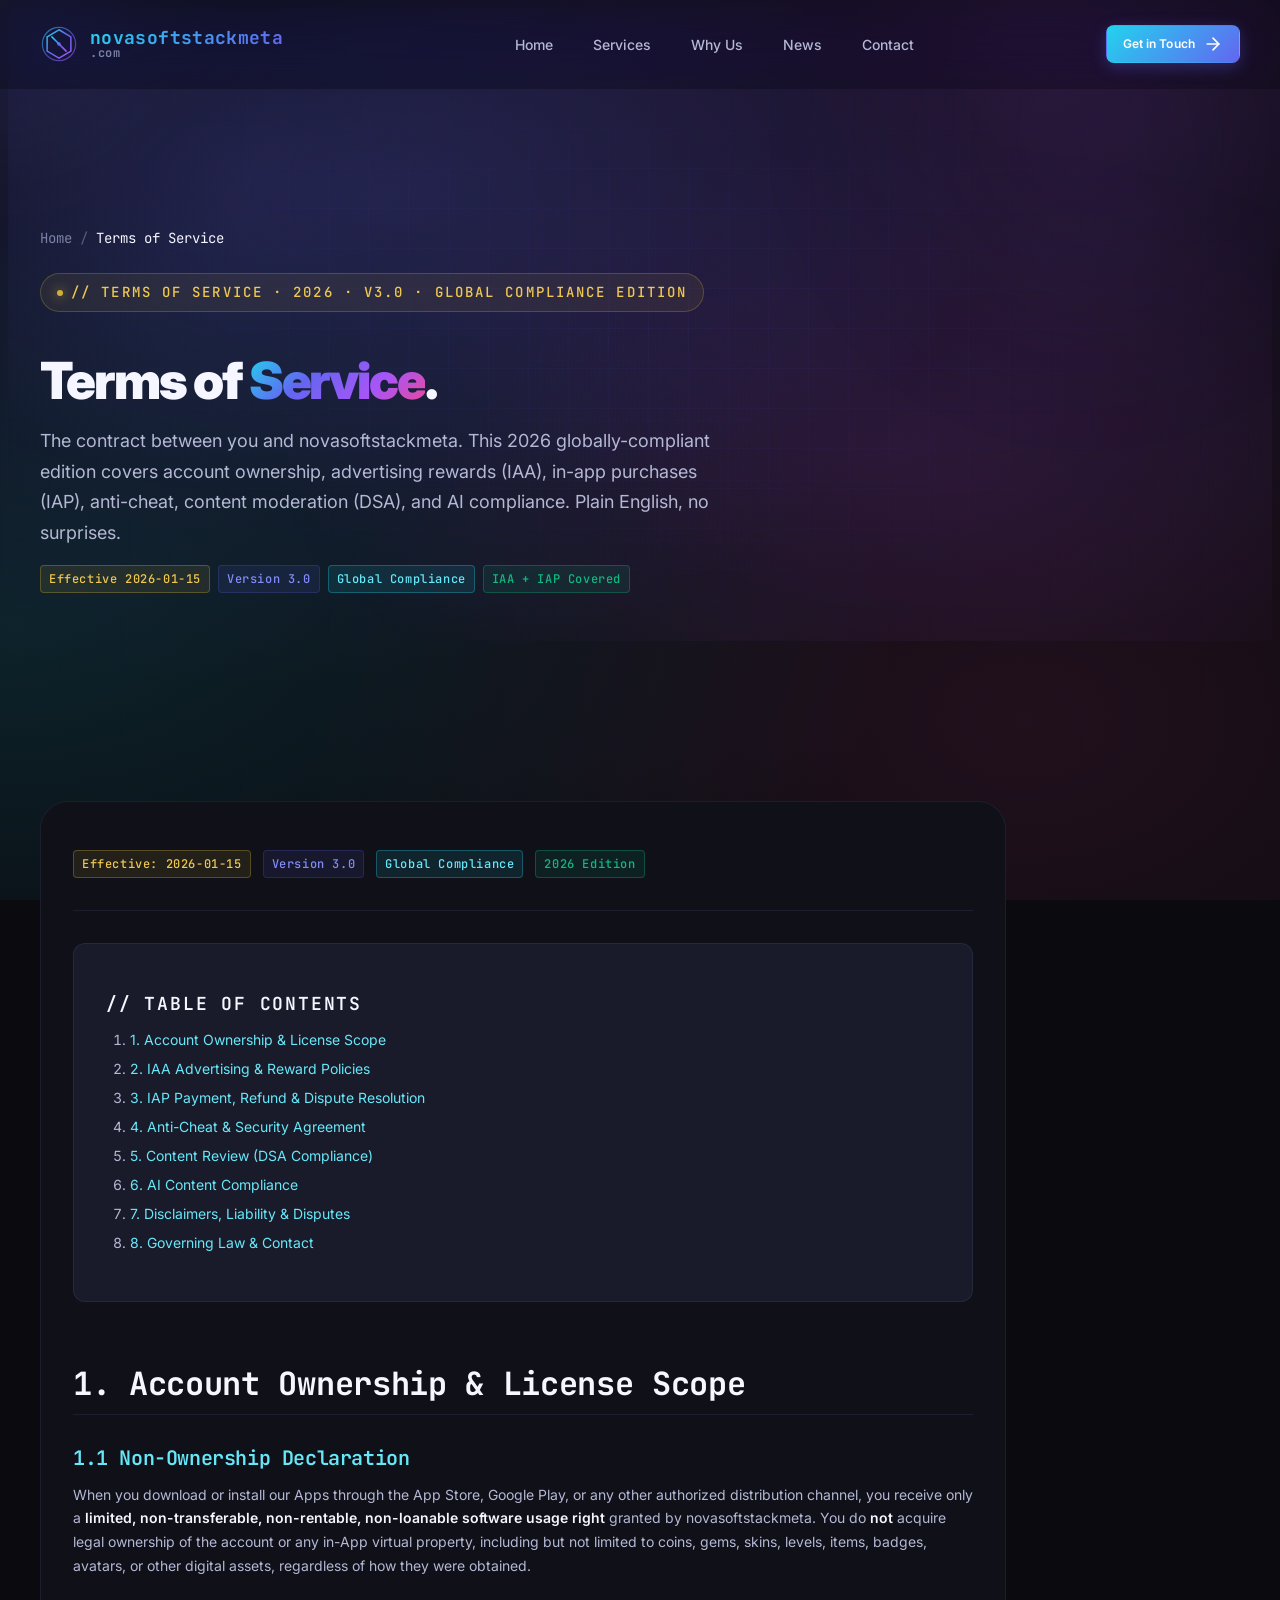
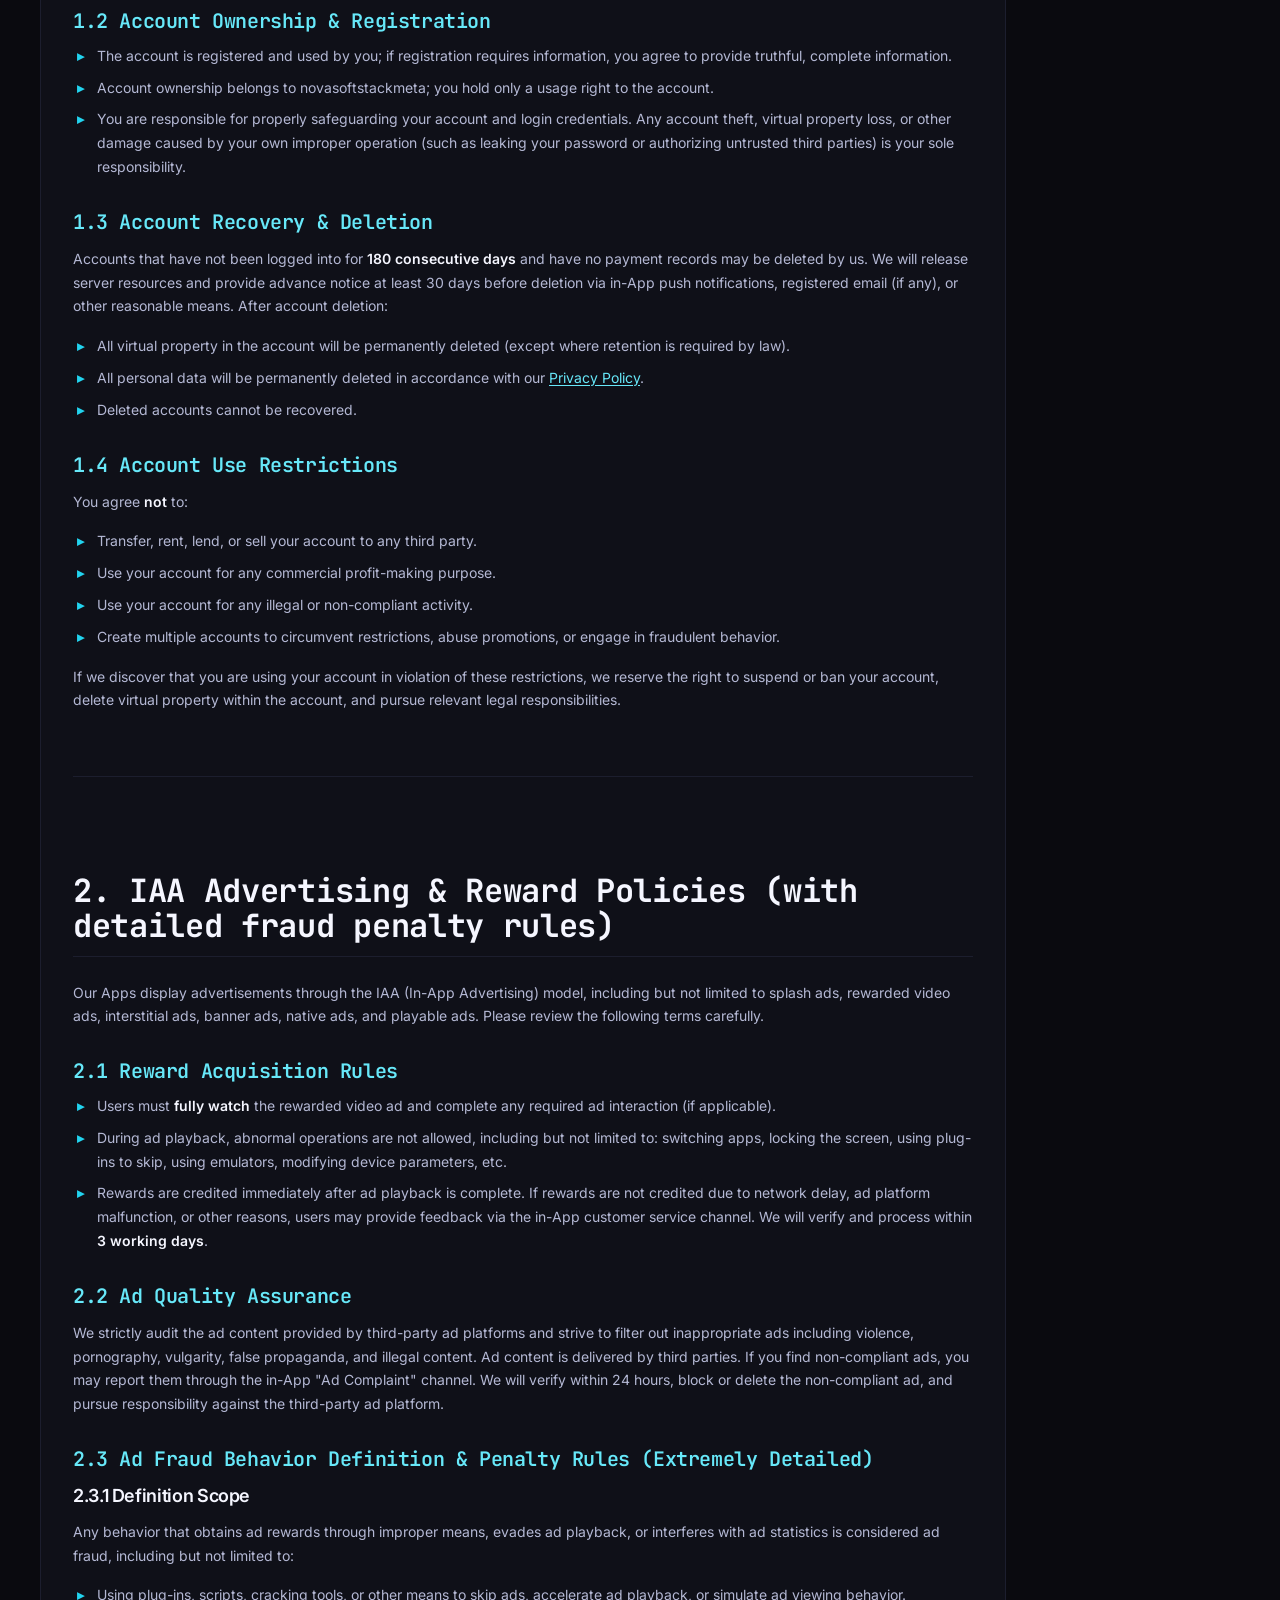
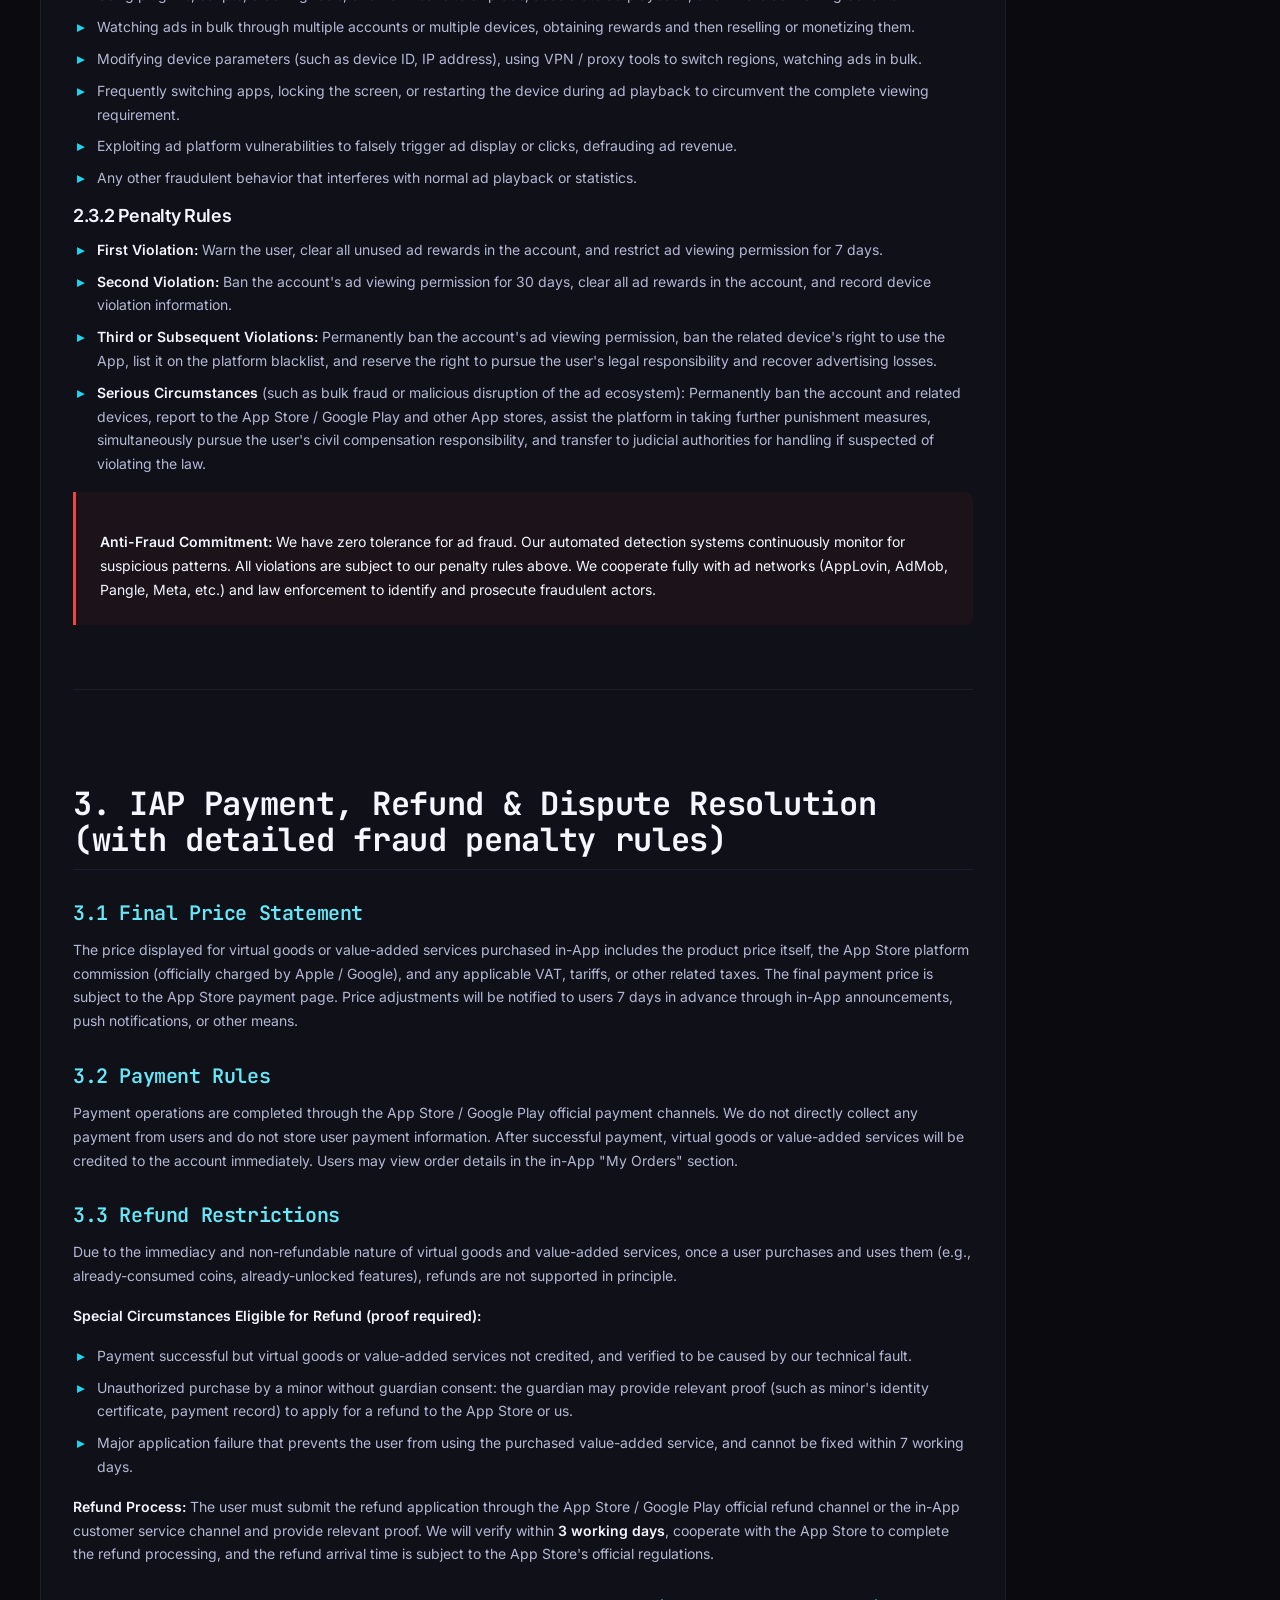
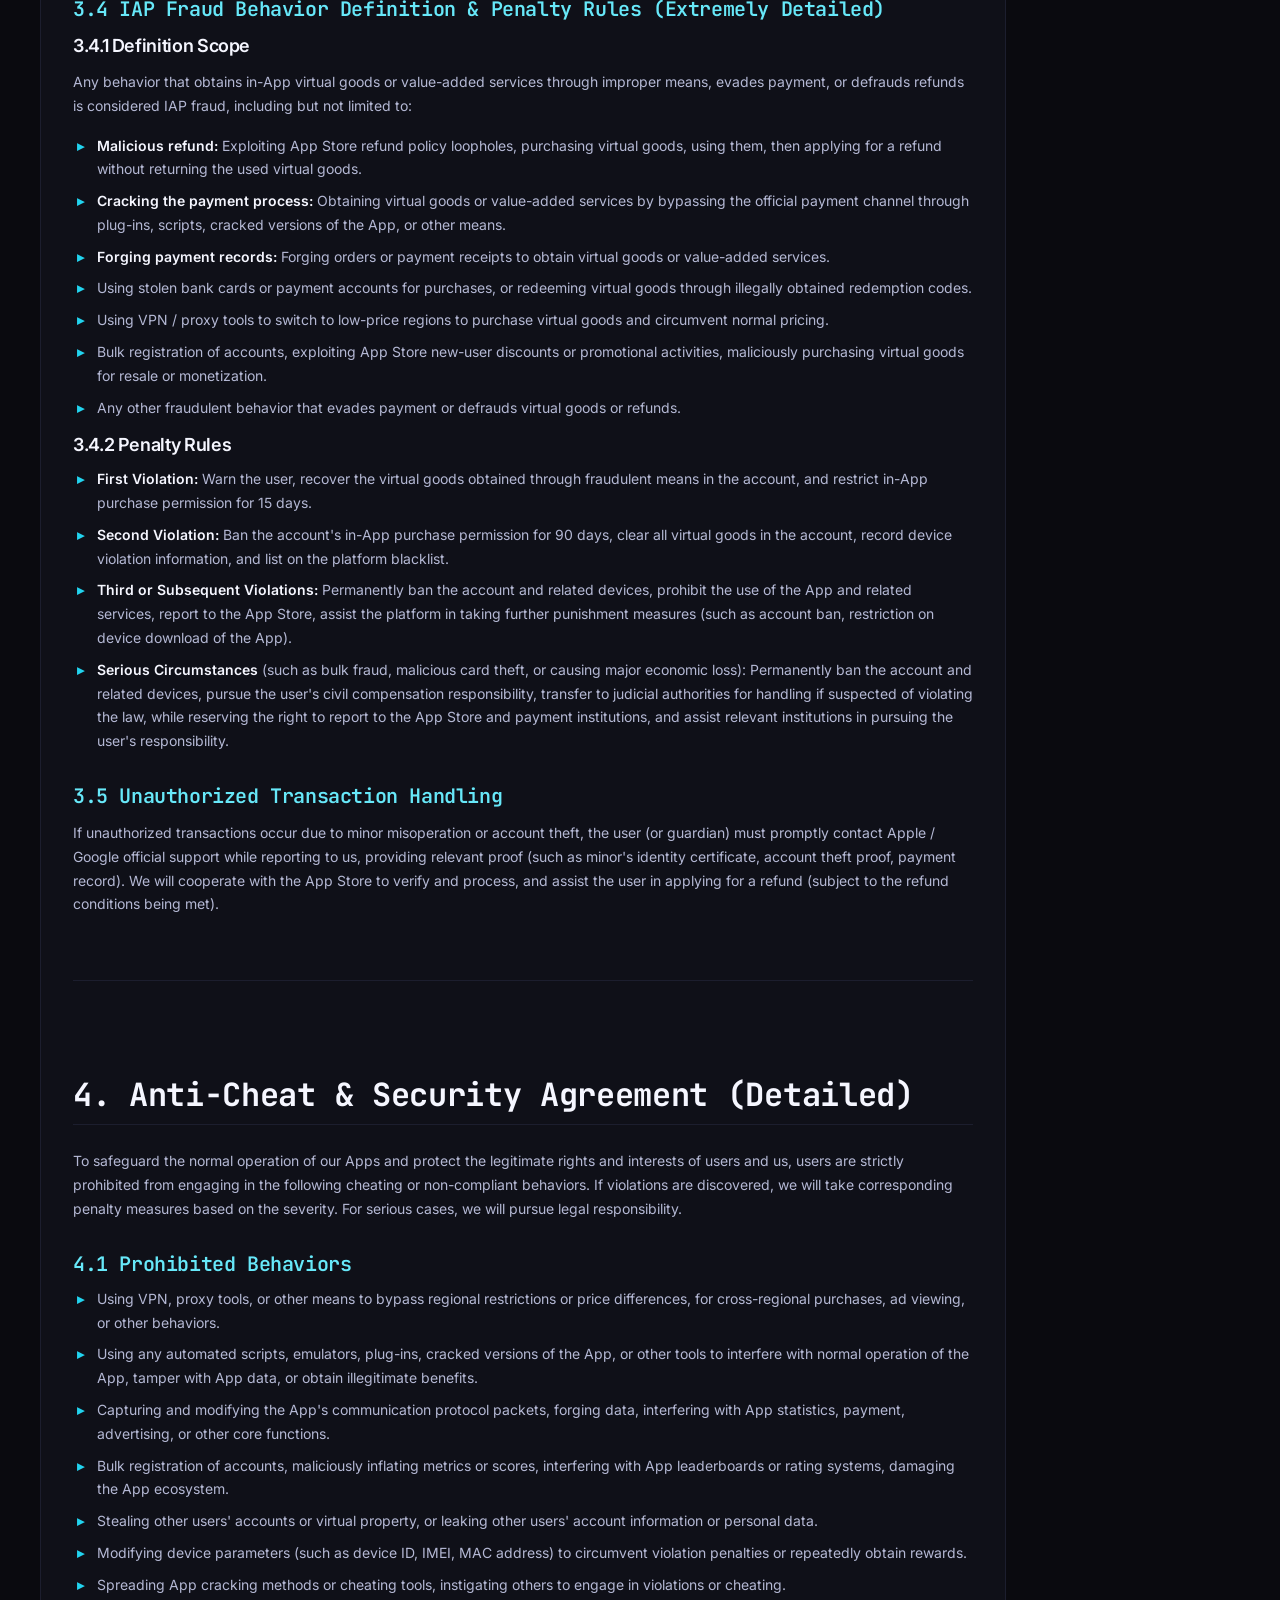
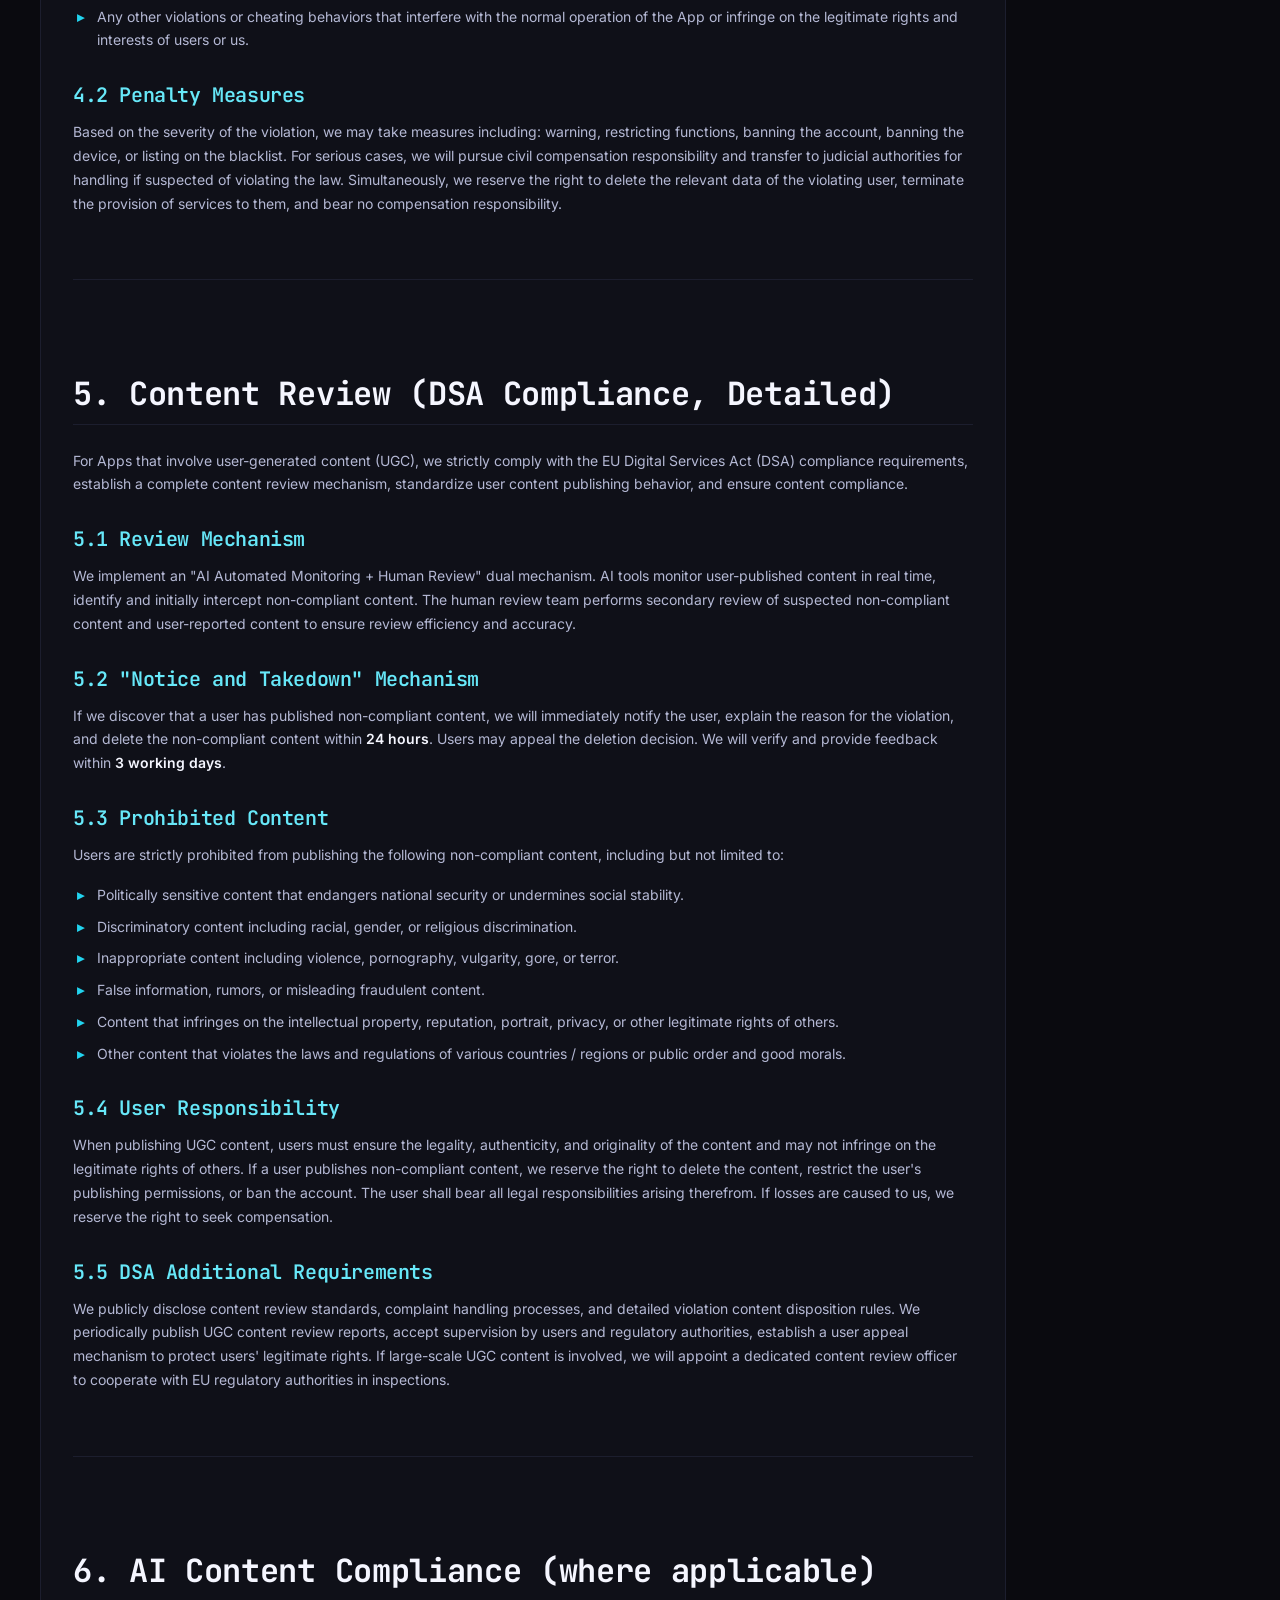
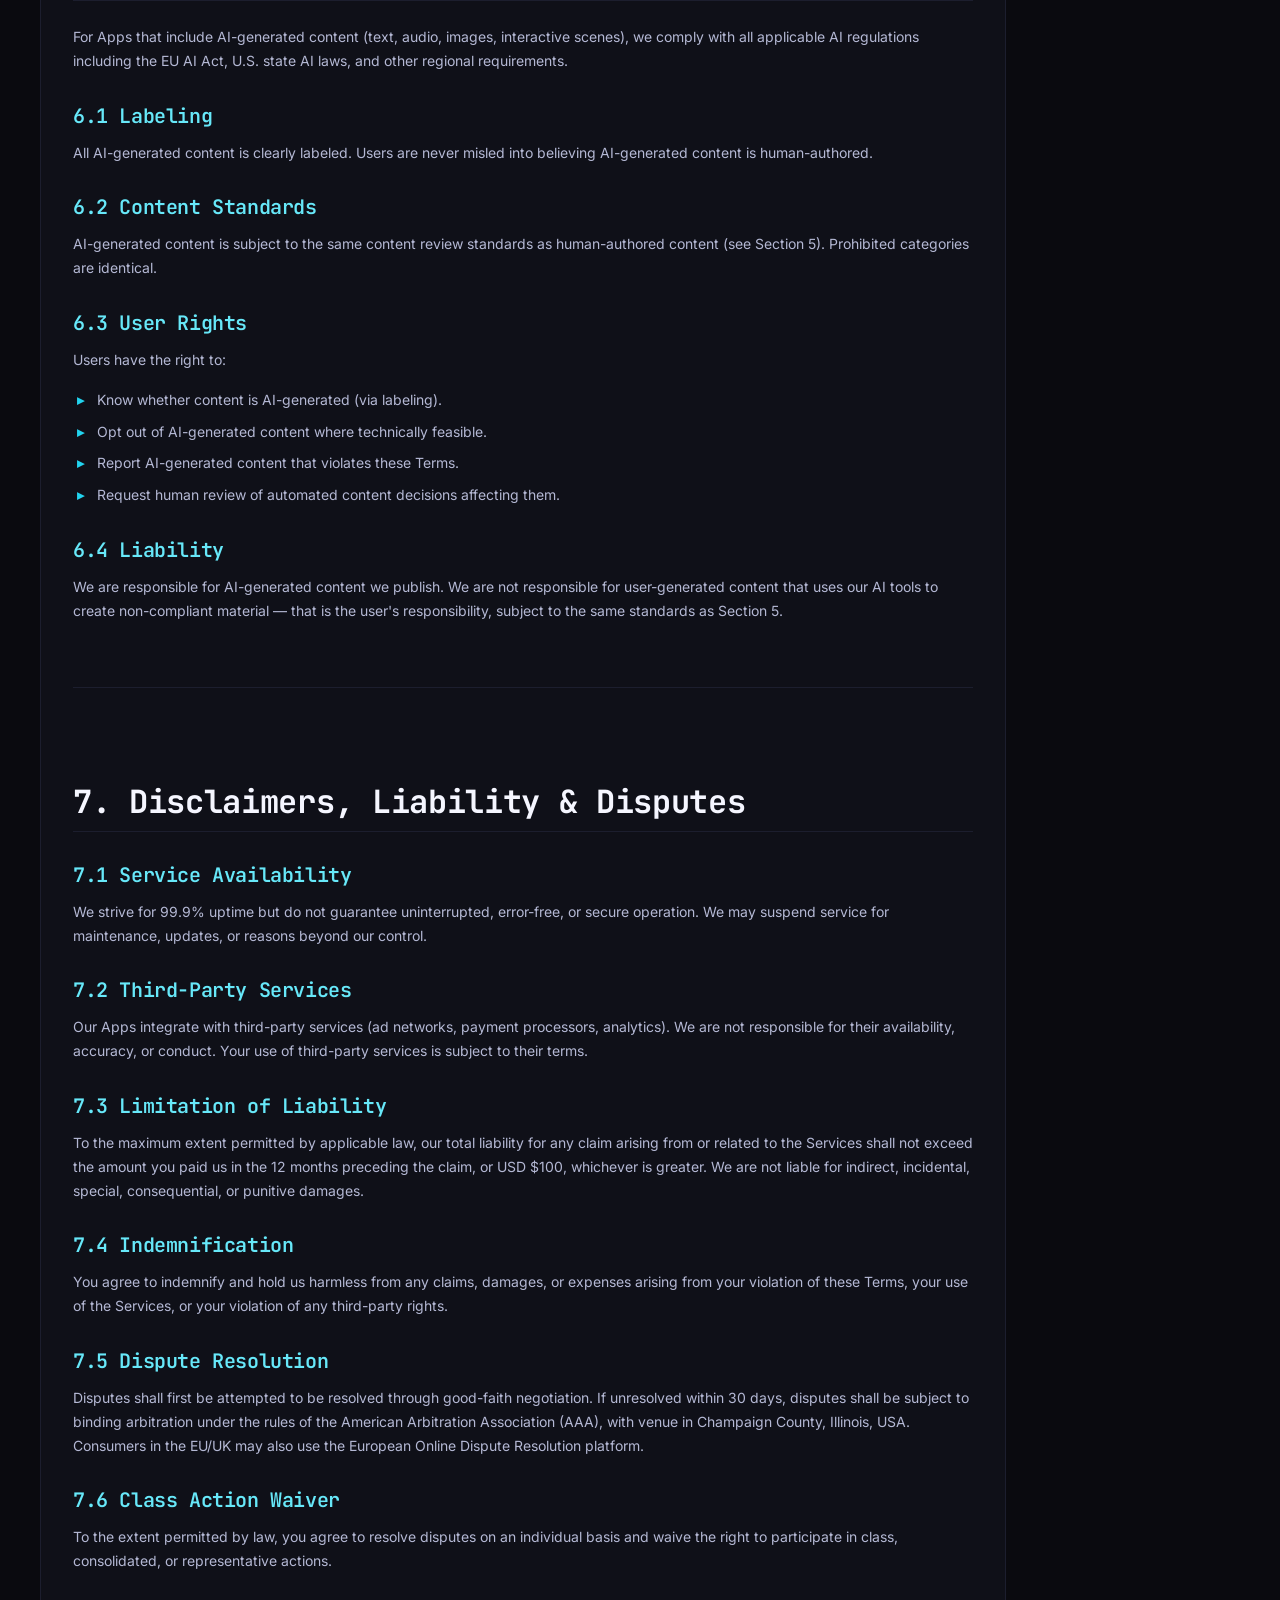
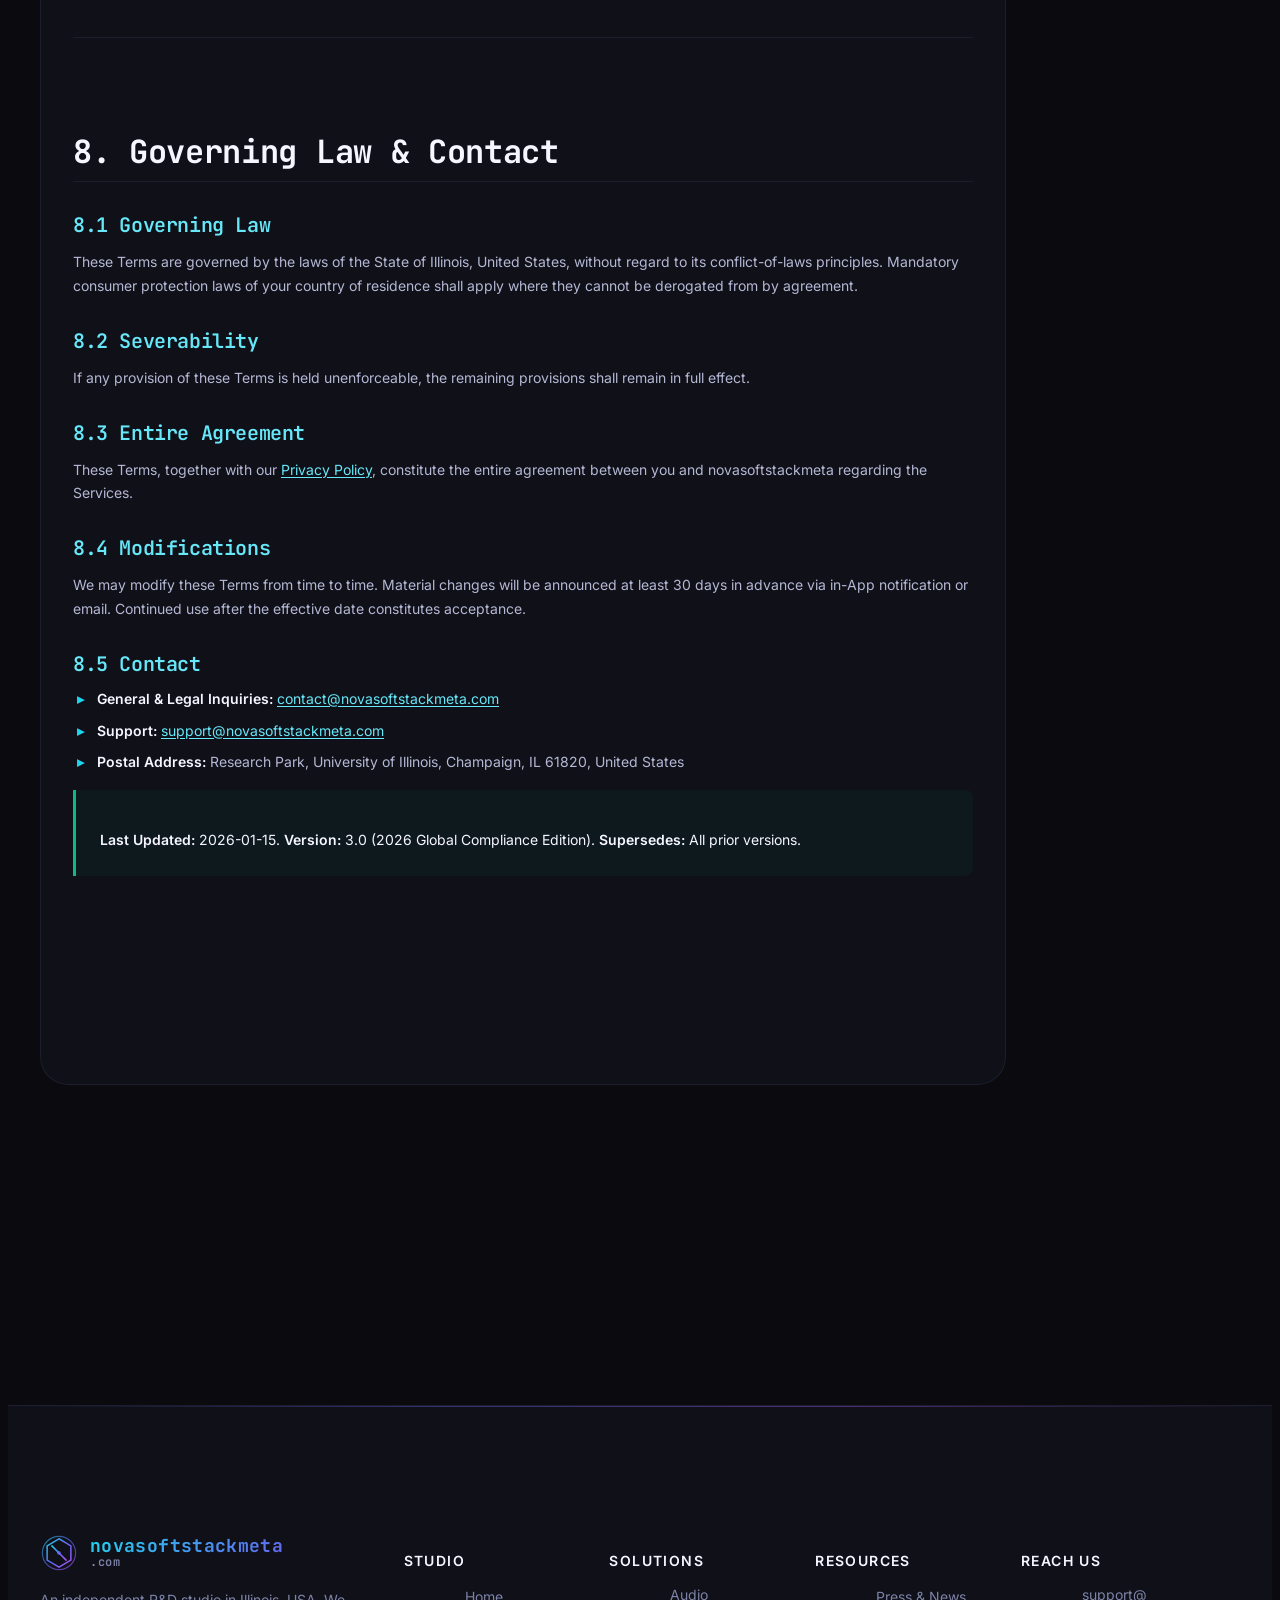
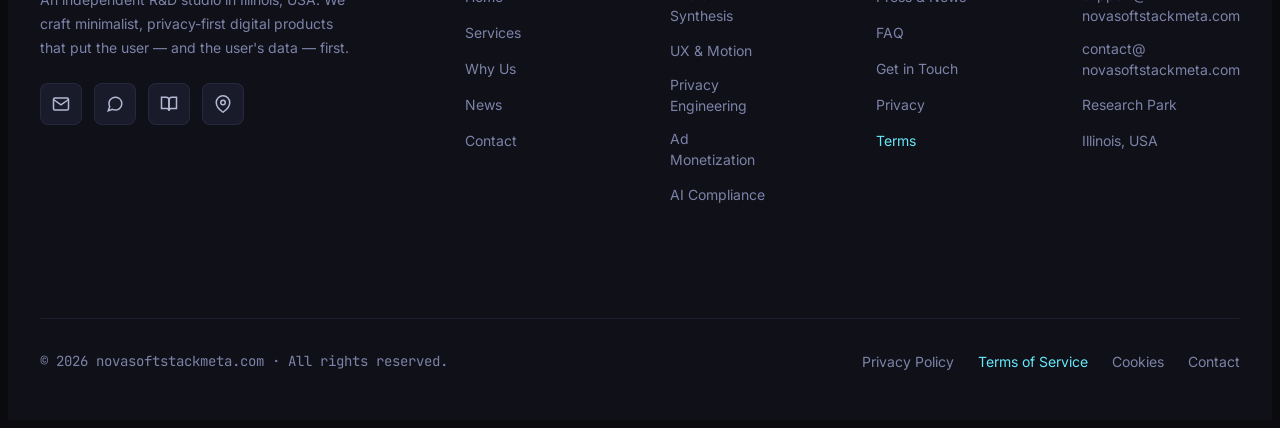
<file: terms-of-service.html>
<!DOCTYPE html>
<html lang="en">
<head>
<meta charset="UTF-8">
<meta name="viewport" content="width=device-width, initial-scale=1.0, maximum-scale=5.0">
<meta name="theme-color" content="#0a0a0f">
<title>Terms of Service — novasoftstackmeta.com · 2026 Global Compliance Edition</title>
<meta name="description" content="novasoftstackmeta Terms of Service. Comprehensive 2026 globally-compliant terms covering account ownership, IAA advertising and reward policies with detailed fraud penalty rules, IAP payment/refund/dispute resolution with detailed fraud penalty rules, anti-cheat and security, content review DSA compliance, and AI compliance.">
<meta name="keywords" content="terms of service, user agreement, IAA, IAP, ad fraud, IAP fraud, refund policy, anti-cheat, content review, DSA, AI compliance">
<meta name="robots" content="index, follow, max-snippet:-1">
<link rel="canonical" href="https://novasoftstackmeta.com/terms-of-service.html">
<meta property="og:title" content="Terms of Service — novasoftstackmeta.com">
<meta property="og:description" content="Comprehensive 2026 globally-compliant terms of service for our Apps and Services.">
<meta property="og:url" content="https://novasoftstackmeta.com/terms-of-service.html">
<link rel="icon" type="image/svg+xml" href="images/favicon.svg">
<link rel="preconnect" href="https://fonts.googleapis.com">
<link rel="preconnect" href="https://fonts.gstatic.com" crossorigin>
<link href="https://fonts.googleapis.com/css2?family=Inter:wght@300;400;500;600;700;800;900&family=JetBrains+Mono:wght@400;500;600;700&display=swap" rel="stylesheet">
<link rel="stylesheet" href="css/main.css">
<link rel="stylesheet" href="css/animations.css">
<link rel="stylesheet" href="css/pages.css">
</head>
<body>

<header class="site-header" role="banner">
  <div class="container">
    <nav class="nav" role="navigation" aria-label="Primary navigation">
      <a href="index.html" class="nav-brand" aria-label="novasoftstackmeta home">
        <svg class="logo-mark" viewBox="0 0 64 64" fill="none" aria-hidden="true">
          <defs><linearGradient id="hdrlg" x1="0%" y1="0%" x2="100%" y2="100%"><stop offset="0%" stop-color="#22d3ee"/><stop offset="50%" stop-color="#6366f1"/><stop offset="100%" stop-color="#a855f7"/></linearGradient></defs>
          <circle cx="32" cy="32" r="28" stroke="url(#hdrlg)" stroke-width="2" fill="none" opacity="0.6"/>
          <path d="M32 8 L52 20 L52 44 L32 56 L12 44 L12 20 Z" stroke="url(#hdrlg)" stroke-width="2.5" fill="none"/>
          <g stroke="url(#hdrlg)" stroke-width="2.5" stroke-linecap="round"><line x1="20" y1="44" x2="20" y2="20"/><line x1="20" y1="20" x2="44" y2="44"/><line x1="44" y1="44" x2="44" y2="20"/></g>
          <circle cx="32" cy="32" r="3" fill="url(#hdrlg)"/>
        </svg>
        <span class="nav-brand-text">
          <span class="brand-name">novasoftstackmeta</span>
          <span class="brand-domain">.com</span>
        </span>
      </a>
      <ul class="nav-menu" id="navMenu">
        <li><a href="index.html" class="nav-link">Home</a></li>
        <li><a href="services.html" class="nav-link">Services</a></li>
        <li><a href="advantages.html" class="nav-link">Why Us</a></li>
        <li><a href="news.html" class="nav-link">News</a></li>
        <li><a href="contact.html" class="nav-link">Contact</a></li>
      </ul>
      <div class="nav-actions">
        <a href="contact.html" class="btn btn-primary btn-sm magnetic">
          <span>Get in Touch</span>
          <svg class="btn-icon" viewBox="0 0 24 24" fill="none" stroke="currentColor" stroke-width="2" stroke-linecap="round" stroke-linejoin="round"><line x1="5" y1="12" x2="19" y2="12"></line><polyline points="12 5 19 12 12 19"></polyline></svg>
        </a>
        <button class="nav-toggle" id="navToggle" aria-label="Toggle menu" aria-expanded="false">
          <svg viewBox="0 0 24 24" fill="none" stroke="currentColor" stroke-width="2" stroke-linecap="round" stroke-linejoin="round"><line x1="3" y1="6" x2="21" y2="6"></line><line x1="3" y1="12" x2="21" y2="12"></line><line x1="3" y1="18" x2="21" y2="18"></line></svg>
        </button>
      </div>
    </nav>
  </div>
</header>

<!-- PAGE HERO (Compact) -->
<section class="page-hero" style="min-height: auto; padding: calc(var(--space-20) + 60px) 0 var(--space-8);">
  <div class="page-hero-bg" aria-hidden="true">
    <div class="tech-grid tech-grid-animated"></div>
  </div>
  <div class="container">
    <div class="page-hero-content">
      <nav class="page-breadcrumb" aria-label="Breadcrumb">
        <a href="index.html">Home</a>
        <span class="separator">/</span>
        <span class="current">Terms of Service</span>
      </nav>
      <span class="eyebrow eyebrow-gold">// Terms of Service · 2026 · v3.0 · Global Compliance Edition</span>
      <h1 class="page-title" style="font-size: clamp(2rem, 4vw, 3.5rem); margin-bottom: var(--space-3);">Terms of <span class="gradient-text-aurora">Service</span>.</h1>
      <p class="page-subtitle" style="font-size: var(--fs-md); margin-bottom: var(--space-4);">The contract between you and novasoftstackmeta. This 2026 globally-compliant edition covers account ownership, advertising rewards (IAA), in-app purchases (IAP), anti-cheat, content moderation (DSA), and AI compliance. Plain English, no surprises.</p>
      <div style="display: flex; flex-wrap: wrap; gap: var(--space-2); font-family: var(--font-mono); font-size: var(--fs-xs);">
        <span class="badge badge-gold">Effective 2026-01-15</span>
        <span class="badge">Version 3.0</span>
        <span class="badge badge-cyan">Global Compliance</span>
        <span class="badge badge-success">IAA + IAP Covered</span>
      </div>
    </div>
  </div>
</section>

<!-- LEGAL CONTENT -->
<section class="section">
  <div class="container">
    <div class="legal-container" style="opacity: 1; transform: none;">

      <div class="legal-meta">
        <span class="badge badge-gold">Effective: 2026-01-15</span>
        <span class="badge">Version 3.0</span>
        <span class="badge badge-cyan">Global Compliance</span>
        <span class="badge badge-success">2026 Edition</span>
      </div>

      <nav class="legal-toc" aria-label="Table of contents">
        <h3>// Table of Contents</h3>
        <ol>
          <li><a href="#section-1">1. Account Ownership & License Scope</a></li>
          <li><a href="#section-2">2. IAA Advertising & Reward Policies</a></li>
          <li><a href="#section-3">3. IAP Payment, Refund & Dispute Resolution</a></li>
          <li><a href="#section-4">4. Anti-Cheat & Security Agreement</a></li>
          <li><a href="#section-5">5. Content Review (DSA Compliance)</a></li>
          <li><a href="#section-6">6. AI Content Compliance</a></li>
          <li><a href="#section-7">7. Disclaimers, Liability & Disputes</a></li>
          <li><a href="#section-8">8. Governing Law & Contact</a></li>
        </ol>
      </nav>

      <!-- Section 1: Account Ownership -->
      <article class="legal-section" id="section-1">
        <h2>1. Account Ownership & License Scope</h2>

        <h3>1.1 Non-Ownership Declaration</h3>
        <p>When you download or install our Apps through the App Store, Google Play, or any other authorized distribution channel, you receive only a <strong>limited, non-transferable, non-rentable, non-loanable software usage right</strong> granted by novasoftstackmeta. You do <strong>not</strong> acquire legal ownership of the account or any in-App virtual property, including but not limited to coins, gems, skins, levels, items, badges, avatars, or other digital assets, regardless of how they were obtained.</p>

        <h3>1.2 Account Ownership & Registration</h3>
        <ul>
          <li>The account is registered and used by you; if registration requires information, you agree to provide truthful, complete information.</li>
          <li>Account ownership belongs to novasoftstackmeta; you hold only a usage right to the account.</li>
          <li>You are responsible for properly safeguarding your account and login credentials. Any account theft, virtual property loss, or other damage caused by your own improper operation (such as leaking your password or authorizing untrusted third parties) is your sole responsibility.</li>
        </ul>

        <h3>1.3 Account Recovery & Deletion</h3>
        <p>Accounts that have not been logged into for <strong>180 consecutive days</strong> and have no payment records may be deleted by us. We will release server resources and provide advance notice at least 30 days before deletion via in-App push notifications, registered email (if any), or other reasonable means. After account deletion:</p>
        <ul>
          <li>All virtual property in the account will be permanently deleted (except where retention is required by law).</li>
          <li>All personal data will be permanently deleted in accordance with our <a href="privacy-policy.html">Privacy Policy</a>.</li>
          <li>Deleted accounts cannot be recovered.</li>
        </ul>

        <h3>1.4 Account Use Restrictions</h3>
        <p>You agree <strong>not</strong> to:</p>
        <ul>
          <li>Transfer, rent, lend, or sell your account to any third party.</li>
          <li>Use your account for any commercial profit-making purpose.</li>
          <li>Use your account for any illegal or non-compliant activity.</li>
          <li>Create multiple accounts to circumvent restrictions, abuse promotions, or engage in fraudulent behavior.</li>
        </ul>
        <p>If we discover that you are using your account in violation of these restrictions, we reserve the right to suspend or ban your account, delete virtual property within the account, and pursue relevant legal responsibilities.</p>
      </article>

      <!-- Section 2: IAA -->
      <article class="legal-section" id="section-2">
        <h2>2. IAA Advertising & Reward Policies (with detailed fraud penalty rules)</h2>
        <p>Our Apps display advertisements through the IAA (In-App Advertising) model, including but not limited to splash ads, rewarded video ads, interstitial ads, banner ads, native ads, and playable ads. Please review the following terms carefully.</p>

        <h3>2.1 Reward Acquisition Rules</h3>
        <ul>
          <li>Users must <strong>fully watch</strong> the rewarded video ad and complete any required ad interaction (if applicable).</li>
          <li>During ad playback, abnormal operations are not allowed, including but not limited to: switching apps, locking the screen, using plug-ins to skip, using emulators, modifying device parameters, etc.</li>
          <li>Rewards are credited immediately after ad playback is complete. If rewards are not credited due to network delay, ad platform malfunction, or other reasons, users may provide feedback via the in-App customer service channel. We will verify and process within <strong>3 working days</strong>.</li>
        </ul>

        <h3>2.2 Ad Quality Assurance</h3>
        <p>We strictly audit the ad content provided by third-party ad platforms and strive to filter out inappropriate ads including violence, pornography, vulgarity, false propaganda, and illegal content. Ad content is delivered by third parties. If you find non-compliant ads, you may report them through the in-App "Ad Complaint" channel. We will verify within 24 hours, block or delete the non-compliant ad, and pursue responsibility against the third-party ad platform.</p>

        <h3>2.3 Ad Fraud Behavior Definition & Penalty Rules (Extremely Detailed)</h3>

        <h4>2.3.1 Definition Scope</h4>
        <p>Any behavior that obtains ad rewards through improper means, evades ad playback, or interferes with ad statistics is considered ad fraud, including but not limited to:</p>
        <ul>
          <li>Using plug-ins, scripts, cracking tools, or other means to skip ads, accelerate ad playback, or simulate ad viewing behavior.</li>
          <li>Watching ads in bulk through multiple accounts or multiple devices, obtaining rewards and then reselling or monetizing them.</li>
          <li>Modifying device parameters (such as device ID, IP address), using VPN / proxy tools to switch regions, watching ads in bulk.</li>
          <li>Frequently switching apps, locking the screen, or restarting the device during ad playback to circumvent the complete viewing requirement.</li>
          <li>Exploiting ad platform vulnerabilities to falsely trigger ad display or clicks, defrauding ad revenue.</li>
          <li>Any other fraudulent behavior that interferes with normal ad playback or statistics.</li>
        </ul>

        <h4>2.3.2 Penalty Rules</h4>
        <ul>
          <li><strong>First Violation:</strong> Warn the user, clear all unused ad rewards in the account, and restrict ad viewing permission for 7 days.</li>
          <li><strong>Second Violation:</strong> Ban the account's ad viewing permission for 30 days, clear all ad rewards in the account, and record device violation information.</li>
          <li><strong>Third or Subsequent Violations:</strong> Permanently ban the account's ad viewing permission, ban the related device's right to use the App, list it on the platform blacklist, and reserve the right to pursue the user's legal responsibility and recover advertising losses.</li>
          <li><strong>Serious Circumstances</strong> (such as bulk fraud or malicious disruption of the ad ecosystem): Permanently ban the account and related devices, report to the App Store / Google Play and other App stores, assist the platform in taking further punishment measures, simultaneously pursue the user's civil compensation responsibility, and transfer to judicial authorities for handling if suspected of violating the law.</li>
        </ul>

        <div class="legal-callout danger">
          <p><strong>Anti-Fraud Commitment:</strong> We have zero tolerance for ad fraud. Our automated detection systems continuously monitor for suspicious patterns. All violations are subject to our penalty rules above. We cooperate fully with ad networks (AppLovin, AdMob, Pangle, Meta, etc.) and law enforcement to identify and prosecute fraudulent actors.</p>
        </div>
      </article>

      <!-- Section 3: IAP -->
      <article class="legal-section" id="section-3">
        <h2>3. IAP Payment, Refund & Dispute Resolution (with detailed fraud penalty rules)</h2>

        <h3>3.1 Final Price Statement</h3>
        <p>The price displayed for virtual goods or value-added services purchased in-App includes the product price itself, the App Store platform commission (officially charged by Apple / Google), and any applicable VAT, tariffs, or other related taxes. The final payment price is subject to the App Store payment page. Price adjustments will be notified to users 7 days in advance through in-App announcements, push notifications, or other means.</p>

        <h3>3.2 Payment Rules</h3>
        <p>Payment operations are completed through the App Store / Google Play official payment channels. We do not directly collect any payment from users and do not store user payment information. After successful payment, virtual goods or value-added services will be credited to the account immediately. Users may view order details in the in-App "My Orders" section.</p>

        <h3>3.3 Refund Restrictions</h3>
        <p>Due to the immediacy and non-refundable nature of virtual goods and value-added services, once a user purchases and uses them (e.g., already-consumed coins, already-unlocked features), refunds are not supported in principle.</p>

        <p><strong>Special Circumstances Eligible for Refund (proof required):</strong></p>
        <ul>
          <li>Payment successful but virtual goods or value-added services not credited, and verified to be caused by our technical fault.</li>
          <li>Unauthorized purchase by a minor without guardian consent: the guardian may provide relevant proof (such as minor's identity certificate, payment record) to apply for a refund to the App Store or us.</li>
          <li>Major application failure that prevents the user from using the purchased value-added service, and cannot be fixed within 7 working days.</li>
        </ul>

        <p><strong>Refund Process:</strong> The user must submit the refund application through the App Store / Google Play official refund channel or the in-App customer service channel and provide relevant proof. We will verify within <strong>3 working days</strong>, cooperate with the App Store to complete the refund processing, and the refund arrival time is subject to the App Store's official regulations.</p>

        <h3>3.4 IAP Fraud Behavior Definition & Penalty Rules (Extremely Detailed)</h3>

        <h4>3.4.1 Definition Scope</h4>
        <p>Any behavior that obtains in-App virtual goods or value-added services through improper means, evades payment, or defrauds refunds is considered IAP fraud, including but not limited to:</p>
        <ul>
          <li><strong>Malicious refund:</strong> Exploiting App Store refund policy loopholes, purchasing virtual goods, using them, then applying for a refund without returning the used virtual goods.</li>
          <li><strong>Cracking the payment process:</strong> Obtaining virtual goods or value-added services by bypassing the official payment channel through plug-ins, scripts, cracked versions of the App, or other means.</li>
          <li><strong>Forging payment records:</strong> Forging orders or payment receipts to obtain virtual goods or value-added services.</li>
          <li>Using stolen bank cards or payment accounts for purchases, or redeeming virtual goods through illegally obtained redemption codes.</li>
          <li>Using VPN / proxy tools to switch to low-price regions to purchase virtual goods and circumvent normal pricing.</li>
          <li>Bulk registration of accounts, exploiting App Store new-user discounts or promotional activities, maliciously purchasing virtual goods for resale or monetization.</li>
          <li>Any other fraudulent behavior that evades payment or defrauds virtual goods or refunds.</li>
        </ul>

        <h4>3.4.2 Penalty Rules</h4>
        <ul>
          <li><strong>First Violation:</strong> Warn the user, recover the virtual goods obtained through fraudulent means in the account, and restrict in-App purchase permission for 15 days.</li>
          <li><strong>Second Violation:</strong> Ban the account's in-App purchase permission for 90 days, clear all virtual goods in the account, record device violation information, and list on the platform blacklist.</li>
          <li><strong>Third or Subsequent Violations:</strong> Permanently ban the account and related devices, prohibit the use of the App and related services, report to the App Store, assist the platform in taking further punishment measures (such as account ban, restriction on device download of the App).</li>
          <li><strong>Serious Circumstances</strong> (such as bulk fraud, malicious card theft, or causing major economic loss): Permanently ban the account and related devices, pursue the user's civil compensation responsibility, transfer to judicial authorities for handling if suspected of violating the law, while reserving the right to report to the App Store and payment institutions, and assist relevant institutions in pursuing the user's responsibility.</li>
        </ul>

        <h3>3.5 Unauthorized Transaction Handling</h3>
        <p>If unauthorized transactions occur due to minor misoperation or account theft, the user (or guardian) must promptly contact Apple / Google official support while reporting to us, providing relevant proof (such as minor's identity certificate, account theft proof, payment record). We will cooperate with the App Store to verify and process, and assist the user in applying for a refund (subject to the refund conditions being met).</p>
      </article>

      <!-- Section 4: Anti-Cheat -->
      <article class="legal-section" id="section-4">
        <h2>4. Anti-Cheat & Security Agreement (Detailed)</h2>
        <p>To safeguard the normal operation of our Apps and protect the legitimate rights and interests of users and us, users are strictly prohibited from engaging in the following cheating or non-compliant behaviors. If violations are discovered, we will take corresponding penalty measures based on the severity. For serious cases, we will pursue legal responsibility.</p>

        <h3>4.1 Prohibited Behaviors</h3>
        <ul>
          <li>Using VPN, proxy tools, or other means to bypass regional restrictions or price differences, for cross-regional purchases, ad viewing, or other behaviors.</li>
          <li>Using any automated scripts, emulators, plug-ins, cracked versions of the App, or other tools to interfere with normal operation of the App, tamper with App data, or obtain illegitimate benefits.</li>
          <li>Capturing and modifying the App's communication protocol packets, forging data, interfering with App statistics, payment, advertising, or other core functions.</li>
          <li>Bulk registration of accounts, maliciously inflating metrics or scores, interfering with App leaderboards or rating systems, damaging the App ecosystem.</li>
          <li>Stealing other users' accounts or virtual property, or leaking other users' account information or personal data.</li>
          <li>Modifying device parameters (such as device ID, IMEI, MAC address) to circumvent violation penalties or repeatedly obtain rewards.</li>
          <li>Spreading App cracking methods or cheating tools, instigating others to engage in violations or cheating.</li>
          <li>Any other violations or cheating behaviors that interfere with the normal operation of the App or infringe on the legitimate rights and interests of users or us.</li>
        </ul>

        <h3>4.2 Penalty Measures</h3>
        <p>Based on the severity of the violation, we may take measures including: warning, restricting functions, banning the account, banning the device, or listing on the blacklist. For serious cases, we will pursue civil compensation responsibility and transfer to judicial authorities for handling if suspected of violating the law. Simultaneously, we reserve the right to delete the relevant data of the violating user, terminate the provision of services to them, and bear no compensation responsibility.</p>
      </article>

      <!-- Section 5: Content Review -->
      <article class="legal-section" id="section-5">
        <h2>5. Content Review (DSA Compliance, Detailed)</h2>
        <p>For Apps that involve user-generated content (UGC), we strictly comply with the EU Digital Services Act (DSA) compliance requirements, establish a complete content review mechanism, standardize user content publishing behavior, and ensure content compliance.</p>

        <h3>5.1 Review Mechanism</h3>
        <p>We implement an "AI Automated Monitoring + Human Review" dual mechanism. AI tools monitor user-published content in real time, identify and initially intercept non-compliant content. The human review team performs secondary review of suspected non-compliant content and user-reported content to ensure review efficiency and accuracy.</p>

        <h3>5.2 "Notice and Takedown" Mechanism</h3>
        <p>If we discover that a user has published non-compliant content, we will immediately notify the user, explain the reason for the violation, and delete the non-compliant content within <strong>24 hours</strong>. Users may appeal the deletion decision. We will verify and provide feedback within <strong>3 working days</strong>.</p>

        <h3>5.3 Prohibited Content</h3>
        <p>Users are strictly prohibited from publishing the following non-compliant content, including but not limited to:</p>
        <ul>
          <li>Politically sensitive content that endangers national security or undermines social stability.</li>
          <li>Discriminatory content including racial, gender, or religious discrimination.</li>
          <li>Inappropriate content including violence, pornography, vulgarity, gore, or terror.</li>
          <li>False information, rumors, or misleading fraudulent content.</li>
          <li>Content that infringes on the intellectual property, reputation, portrait, privacy, or other legitimate rights of others.</li>
          <li>Other content that violates the laws and regulations of various countries / regions or public order and good morals.</li>
        </ul>

        <h3>5.4 User Responsibility</h3>
        <p>When publishing UGC content, users must ensure the legality, authenticity, and originality of the content and may not infringe on the legitimate rights of others. If a user publishes non-compliant content, we reserve the right to delete the content, restrict the user's publishing permissions, or ban the account. The user shall bear all legal responsibilities arising therefrom. If losses are caused to us, we reserve the right to seek compensation.</p>

        <h3>5.5 DSA Additional Requirements</h3>
        <p>We publicly disclose content review standards, complaint handling processes, and detailed violation content disposition rules. We periodically publish UGC content review reports, accept supervision by users and regulatory authorities, establish a user appeal mechanism to protect users' legitimate rights. If large-scale UGC content is involved, we will appoint a dedicated content review officer to cooperate with EU regulatory authorities in inspections.</p>
      </article>

      <!-- Section 6: AI Compliance -->
      <article class="legal-section" id="section-6">
        <h2>6. AI Content Compliance (where applicable)</h2>
        <p>For Apps that include AI-generated content (text, audio, images, interactive scenes), we comply with all applicable AI regulations including the EU AI Act, U.S. state AI laws, and other regional requirements.</p>

        <h3>6.1 Labeling</h3>
        <p>All AI-generated content is clearly labeled. Users are never misled into believing AI-generated content is human-authored.</p>

        <h3>6.2 Content Standards</h3>
        <p>AI-generated content is subject to the same content review standards as human-authored content (see Section 5). Prohibited categories are identical.</p>

        <h3>6.3 User Rights</h3>
        <p>Users have the right to:</p>
        <ul>
          <li>Know whether content is AI-generated (via labeling).</li>
          <li>Opt out of AI-generated content where technically feasible.</li>
          <li>Report AI-generated content that violates these Terms.</li>
          <li>Request human review of automated content decisions affecting them.</li>
        </ul>

        <h3>6.4 Liability</h3>
        <p>We are responsible for AI-generated content we publish. We are not responsible for user-generated content that uses our AI tools to create non-compliant material — that is the user's responsibility, subject to the same standards as Section 5.</p>
      </article>

      <!-- Section 7: Disclaimers -->
      <article class="legal-section" id="section-7">
        <h2>7. Disclaimers, Liability & Disputes</h2>

        <h3>7.1 Service Availability</h3>
        <p>We strive for 99.9% uptime but do not guarantee uninterrupted, error-free, or secure operation. We may suspend service for maintenance, updates, or reasons beyond our control.</p>

        <h3>7.2 Third-Party Services</h3>
        <p>Our Apps integrate with third-party services (ad networks, payment processors, analytics). We are not responsible for their availability, accuracy, or conduct. Your use of third-party services is subject to their terms.</p>

        <h3>7.3 Limitation of Liability</h3>
        <p>To the maximum extent permitted by applicable law, our total liability for any claim arising from or related to the Services shall not exceed the amount you paid us in the 12 months preceding the claim, or USD $100, whichever is greater. We are not liable for indirect, incidental, special, consequential, or punitive damages.</p>

        <h3>7.4 Indemnification</h3>
        <p>You agree to indemnify and hold us harmless from any claims, damages, or expenses arising from your violation of these Terms, your use of the Services, or your violation of any third-party rights.</p>

        <h3>7.5 Dispute Resolution</h3>
        <p>Disputes shall first be attempted to be resolved through good-faith negotiation. If unresolved within 30 days, disputes shall be subject to binding arbitration under the rules of the American Arbitration Association (AAA), with venue in Champaign County, Illinois, USA. Consumers in the EU/UK may also use the European Online Dispute Resolution platform.</p>

        <h3>7.6 Class Action Waiver</h3>
        <p>To the extent permitted by law, you agree to resolve disputes on an individual basis and waive the right to participate in class, consolidated, or representative actions.</p>
      </article>

      <!-- Section 8: Governing Law -->
      <article class="legal-section" id="section-8">
        <h2>8. Governing Law & Contact</h2>

        <h3>8.1 Governing Law</h3>
        <p>These Terms are governed by the laws of the State of Illinois, United States, without regard to its conflict-of-laws principles. Mandatory consumer protection laws of your country of residence shall apply where they cannot be derogated from by agreement.</p>

        <h3>8.2 Severability</h3>
        <p>If any provision of these Terms is held unenforceable, the remaining provisions shall remain in full effect.</p>

        <h3>8.3 Entire Agreement</h3>
        <p>These Terms, together with our <a href="privacy-policy.html">Privacy Policy</a>, constitute the entire agreement between you and novasoftstackmeta regarding the Services.</p>

        <h3>8.4 Modifications</h3>
        <p>We may modify these Terms from time to time. Material changes will be announced at least 30 days in advance via in-App notification or email. Continued use after the effective date constitutes acceptance.</p>

        <h3>8.5 Contact</h3>
        <ul>
          <li><strong>General & Legal Inquiries:</strong> <a href="mailto:contact@novasoftstackmeta.com">contact@novasoftstackmeta.com</a></li>
          <li><strong>Support:</strong> <a href="mailto:support@novasoftstackmeta.com">support@novasoftstackmeta.com</a></li>
          <li><strong>Postal Address:</strong> Research Park, University of Illinois, Champaign, IL 61820, United States</li>
        </ul>

        <div class="legal-callout success">
          <p><strong>Last Updated:</strong> 2026-01-15. <strong>Version:</strong> 3.0 (2026 Global Compliance Edition). <strong>Supersedes:</strong> All prior versions.</p>
        </div>
      </article>

    </div>
  </div>
</section>

<!-- FOOTER -->
<footer class="site-footer" role="contentinfo">
  <div class="container">
    <div class="footer-grid">
      <div class="footer-brand">
        <a href="index.html" class="nav-brand">
          <svg class="logo-mark" viewBox="0 0 64 64" fill="none" aria-hidden="true">
            <defs><linearGradient id="fl2" x1="0%" y1="0%" x2="100%" y2="100%"><stop offset="0%" stop-color="#22d3ee"/><stop offset="50%" stop-color="#6366f1"/><stop offset="100%" stop-color="#a855f7"/></linearGradient></defs>
            <circle cx="32" cy="32" r="28" stroke="url(#fl2)" stroke-width="2" fill="none" opacity="0.6"/>
            <path d="M32 8 L52 20 L52 44 L32 56 L12 44 L12 20 Z" stroke="url(#fl2)" stroke-width="2.5" fill="none"/>
            <g stroke="url(#fl2)" stroke-width="2.5" stroke-linecap="round"><line x1="20" y1="44" x2="20" y2="20"/><line x1="20" y1="20" x2="44" y2="44"/><line x1="44" y1="44" x2="44" y2="20"/></g>
            <circle cx="32" cy="32" r="3" fill="url(#fl2)"/>
          </svg>
          <span class="nav-brand-text">
            <span class="brand-name">novasoftstackmeta</span>
            <span class="brand-domain">.com</span>
          </span>
        </a>
        <p class="footer-description">An independent R&D studio in Illinois, USA. We craft minimalist, privacy-first digital products that put the user — and the user's data — first.</p>
        <div class="footer-socials">
          <a href="mailto:support@novasoftstackmeta.com" class="social-link" aria-label="Email support"><svg viewBox="0 0 24 24" fill="none" stroke="currentColor" stroke-width="2"><path d="M4 4h16c1.1 0 2 .9 2 2v12c0 1.1-.9 2-2 2H4c-1.1 0-2-.9-2-2V6c0-1.1.9-2 2-2z"></path><polyline points="22,6 12,13 2,6"></polyline></svg></a>
          <a href="mailto:contact@novasoftstackmeta.com" class="social-link" aria-label="Email contact"><svg viewBox="0 0 24 24" fill="none" stroke="currentColor" stroke-width="2"><path d="M21 11.5a8.38 8.38 0 0 1-.9 3.8 8.5 8.5 0 0 1-7.6 4.7 8.38 8.38 0 0 1-3.8-.9L3 21l1.9-5.7a8.38 8.38 0 0 1-.9-3.8 8.5 8.5 0 0 1 4.7-7.6 8.38 8.38 0 0 1 3.8-.9h.5a8.48 8.48 0 0 1 8 8v.5z"></path></svg></a>
          <a href="news.html" class="social-link" aria-label="News"><svg viewBox="0 0 24 24" fill="none" stroke="currentColor" stroke-width="2"><path d="M2 3h6a4 4 0 0 1 4 4v14a3 3 0 0 0-3-3H2z"></path><path d="M22 3h-6a4 4 0 0 0-4 4v14a3 3 0 0 1 3-3h7z"></path></svg></a>
          <a href="contact.html" class="social-link" aria-label="Contact"><svg viewBox="0 0 24 24" fill="none" stroke="currentColor" stroke-width="2"><path d="M21 10c0 7-9 13-9 13s-9-6-9-13a9 9 0 0 1 18 0z"></path><circle cx="12" cy="10" r="3"></circle></svg></a>
        </div>
      </div>
      <div class="footer-column">
        <h4>Studio</h4>
        <ul class="footer-links">
          <li><a href="index.html">Home</a></li>
          <li><a href="services.html">Services</a></li>
          <li><a href="advantages.html">Why Us</a></li>
          <li><a href="news.html">News</a></li>
          <li><a href="contact.html">Contact</a></li>
        </ul>
      </div>
      <div class="footer-column">
        <h4>Solutions</h4>
        <ul class="footer-links">
          <li><a href="services.html#audio">Audio Synthesis</a></li>
          <li><a href="services.html#ux">UX & Motion</a></li>
          <li><a href="services.html#privacy">Privacy Engineering</a></li>
          <li><a href="services.html#monetize">Ad Monetization</a></li>
          <li><a href="services.html#ai">AI Compliance</a></li>
        </ul>
      </div>
      <div class="footer-column">
        <h4>Resources</h4>
        <ul class="footer-links">
          <li><a href="news.html">Press & News</a></li>
          <li><a href="advantages.html#faq">FAQ</a></li>
          <li><a href="contact.html">Get in Touch</a></li>
          <li><a href="privacy-policy.html">Privacy</a></li>
          <li><a href="terms-of-service.html">Terms</a></li>
        </ul>
      </div>
      <div class="footer-column">
        <h4>Reach Us</h4>
        <ul class="footer-links">
          <li><a href="mailto:support@novasoftstackmeta.com">support@<wbr>novasoftstackmeta.com</a></li>
          <li><a href="mailto:contact@novasoftstackmeta.com">contact@<wbr>novasoftstackmeta.com</a></li>
          <li><a href="contact.html">Research Park</a></li>
          <li><a href="contact.html">Illinois, USA</a></li>
        </ul>
      </div>
    </div>
    <div class="footer-bottom">
      <div class="footer-copyright">© 2026 novasoftstackmeta.com · All rights reserved.</div>
      <div class="footer-legal">
        <a href="privacy-policy.html">Privacy Policy</a>
        <a href="terms-of-service.html">Terms of Service</a>
        <a href="privacy-policy.html#cookies">Cookies</a>
        <a href="contact.html">Contact</a>
      </div>
    </div>
  </div>
</footer>

<script src="js/main.js" defer></script>
<script src="js/animations.js" defer></script>
</body>
</html>
</file>
<file: css/main.css>
======================================================================
   novasoftstackmeta.com - Main Stylesheet
   Luxury Tech / Minimalist / Computer Science Aesthetic
   ========================================================================== */

/* ---------- CSS Reset & Base ---------- */
*,
*::before,
*::after {
  box-sizing: border-box;
  margin: 0;
  padding: 0;
}

:root {
  /* Color System - Deep Tech Palette */
  --color-bg-primary: #0a0a0f;
  --color-bg-secondary: #0f1018;
  --color-bg-tertiary: #14151f;
  --color-bg-elevated: #1a1b2a;
  --color-bg-glass: rgba(20, 21, 31, 0.65);
  --color-bg-overlay: rgba(10, 10, 15, 0.85);

  --color-surface: #1e2030;
  --color-surface-hover: #252840;
  --color-border: rgba(120, 130, 200, 0.12);
  --color-border-hover: rgba(140, 150, 220, 0.3);
  --color-border-strong: rgba(160, 170, 240, 0.45);

  --color-text-primary: #f5f6ff;
  --color-text-secondary: #b4b8d4;
  --color-text-tertiary: #7d83a8;
  --color-text-muted: #5a5f7d;

  --color-accent: #6366f1;
  --color-accent-bright: #818cf8;
  --color-accent-dim: #4f46e5;
  --color-cyan: #22d3ee;
  --color-cyan-bright: #67e8f9;
  --color-purple: #a855f7;
  --color-purple-bright: #c084fc;
  --color-pink: #ec4899;
  --color-gold: #d4af37;
  --color-gold-bright: #f0c850;
  --color-silver: #c0c5dd;
  --color-success: #10b981;
  --color-warning: #f59e0b;
  --color-danger: #ef4444;

  --gradient-primary: linear-gradient(135deg, #6366f1 0%, #a855f7 50%, #ec4899 100%);
  --gradient-cool: linear-gradient(135deg, #22d3ee 0%, #6366f1 100%);
  --gradient-warm: linear-gradient(135deg, #f59e0b 0%, #ec4899 100%);
  --gradient-luxury: linear-gradient(135deg, #d4af37 0%, #f0c850 50%, #d4af37 100%);
  --gradient-aurora: linear-gradient(135deg, #22d3ee 0%, #6366f1 35%, #a855f7 70%, #ec4899 100%);
  --gradient-mesh: radial-gradient(at 20% 20%, rgba(99, 102, 241, 0.18) 0px, transparent 50%),
                   radial-gradient(at 80% 0%, rgba(168, 85, 247, 0.15) 0px, transparent 50%),
                   radial-gradient(at 0% 70%, rgba(34, 211, 238, 0.12) 0px, transparent 50%),
                   radial-gradient(at 80% 80%, rgba(236, 72, 153, 0.1) 0px, transparent 50%);

  /* Typography */
  --font-sans: 'Inter', -apple-system, BlinkMacSystemFont, 'Segoe UI', 'Helvetica Neue', sans-serif;
  --font-mono: 'JetBrains Mono', 'Fira Code', 'SF Mono', Menlo, Consolas, monospace;
  --font-display: 'Inter', -apple-system, sans-serif;

  --fs-xs: 0.75rem;
  --fs-sm: 0.875rem;
  --fs-base: 1rem;
  --fs-md: 1.125rem;
  --fs-lg: 1.25rem;
  --fs-xl: 1.5rem;
  --fs-2xl: 2rem;
  --fs-3xl: 2.5rem;
  --fs-4xl: 3.5rem;
  --fs-5xl: 5rem;
  --fs-6xl: 7rem;

  --fw-light: 300;
  --fw-regular: 400;
  --fw-medium: 500;
  --fw-semibold: 600;
  --fw-bold: 700;
  --fw-black: 900;

  --lh-tight: 1.1;
  --lh-snug: 1.3;
  --lh-normal: 1.5;
  --lh-relaxed: 1.7;

  /* Spacing */
  --space-1: 0.25rem;
  --space-2: 0.5rem;
  --space-3: 0.75rem;
  --space-4: 1rem;
  --space-5: 1.5rem;
  --space-6: 2rem;
  --space-8: 3rem;
  --space-10: 4rem;
  --space-12: 6rem;
  --space-16: 8rem;
  --space-20: 10rem;

  /* Layout */
  --container-sm: 640px;
  --container-md: 768px;
  --container-lg: 1024px;
  --container-xl: 1200px;
  --container-2xl: 1400px;

  /* Effects */
  --radius-sm: 4px;
  --radius-md: 8px;
  --radius-lg: 12px;
  --radius-xl: 20px;
  --radius-2xl: 28px;
  --radius-full: 9999px;

  --shadow-sm: 0 1px 2px rgba(0, 0, 0, 0.2);
  --shadow-md: 0 4px 12px rgba(0, 0, 0, 0.3);
  --shadow-lg: 0 12px 32px rgba(0, 0, 0, 0.4);
  --shadow-xl: 0 24px 64px rgba(0, 0, 0, 0.5);
  --shadow-glow: 0 0 40px rgba(99, 102, 241, 0.35);
  --shadow-glow-cyan: 0 0 40px rgba(34, 211, 238, 0.3);
  --shadow-glow-purple: 0 0 40px rgba(168, 85, 247, 0.3);

  --transition-fast: 150ms cubic-bezier(0.4, 0, 0.2, 1);
  --transition-base: 300ms cubic-bezier(0.4, 0, 0.2, 1);
  --transition-slow: 500ms cubic-bezier(0.4, 0, 0.2, 1);
  --transition-spring: 600ms cubic-bezier(0.34, 1.56, 0.64, 1);

  --z-base: 1;
  --z-dropdown: 100;
  --z-sticky: 200;
  --z-fixed: 300;
  --z-modal: 400;
  --z-popover: 500;
  --z-tooltip: 600;
}

html {
  font-size: 16px;
  scroll-behavior: smooth;
  -webkit-text-size-adjust: 100%;
  -webkit-font-smoothing: antialiased;
  -moz-osx-font-smoothing: grayscale;
}

body {
  font-family: var(--font-sans);
  font-size: var(--fs-base);
  line-height: var(--lh-normal);
  color: var(--color-text-primary);
  background-color: var(--color-bg-primary);
  background-image: var(--gradient-mesh);
  background-attachment: fixed;
  min-height: 100vh;
  overflow-x: hidden;
  position: relative;
}

/* Global background grid effect */
body::before {
  content: '';
  position: fixed;
  inset: 0;
  background-image:
    linear-gradient(rgba(99, 102, 241, 0.025) 1px, transparent 1px),
    linear-gradient(90deg, rgba(99, 102, 241, 0.025) 1px, transparent 1px);
  background-size: 60px 60px;
  pointer-events: none;
  z-index: 0;
  mask-image: radial-gradient(ellipse at center, black 0%, transparent 80%);
}

body::after {
  content: '';
  position: fixed;
  top: -10%;
  right: -10%;
  width: 50%;
  height: 50%;
  background: radial-gradient(circle, rgba(168, 85, 247, 0.12) 0%, transparent 60%);
  pointer-events: none;
  z-index: 0;
  filter: blur(80px);
}

img, svg {
  max-width: 100%;
  height: auto;
  display: block;
}

a {
  color: inherit;
  text-decoration: none;
  transition: color var(--transition-fast);
}

button {
  font: inherit;
  cursor: pointer;
  border: none;
  background: none;
  color: inherit;
}

ul, ol {
  list-style: none;
}

input, textarea, select {
  font: inherit;
  color: inherit;
}

/* ---------- Typography ---------- */
h1, h2, h3, h4, h5, h6 {
  font-family: var(--font-display);
  font-weight: var(--fw-bold);
  line-height: var(--lh-tight);
  letter-spacing: -0.02em;
  color: var(--color-text-primary);
}

h1 { font-size: clamp(2.5rem, 6vw, var(--fs-6xl)); font-weight: var(--fw-black); letter-spacing: -0.04em; }
h2 { font-size: clamp(2rem, 4.5vw, var(--fs-4xl)); font-weight: var(--fw-bold); }
h3 { font-size: clamp(1.5rem, 3vw, var(--fs-2xl)); font-weight: var(--fw-semibold); }
h4 { font-size: var(--fs-xl); font-weight: var(--fw-semibold); }
h5 { font-size: var(--fs-lg); font-weight: var(--fw-semibold); }
h6 { font-size: var(--fs-md); font-weight: var(--fw-medium); }

p {
  color: var(--color-text-secondary);
  line-height: var(--lh-relaxed);
}

.gradient-text {
  background: var(--gradient-primary);
  -webkit-background-clip: text;
  background-clip: text;
  -webkit-text-fill-color: transparent;
  color: transparent;
  display: inline-block;
}

.gradient-text-aurora {
  background: var(--gradient-aurora);
  -webkit-background-clip: text;
  background-clip: text;
  -webkit-text-fill-color: transparent;
  color: transparent;
  display: inline-block;
}

.gradient-text-luxury {
  background: var(--gradient-luxury);
  -webkit-background-clip: text;
  background-clip: text;
  -webkit-text-fill-color: transparent;
  color: transparent;
  display: inline-block;
}

.mono {
  font-family: var(--font-mono);
  letter-spacing: 0;
}

.text-mono {
  font-family: var(--font-mono);
  font-size: 0.95em;
  letter-spacing: -0.01em;
}

.text-glow {
  text-shadow: 0 0 30px rgba(99, 102, 241, 0.5);
}

.eyebrow {
  display: inline-flex;
  align-items: center;
  gap: var(--space-2);
  font-family: var(--font-mono);
  font-size: var(--fs-sm);
  font-weight: var(--fw-medium);
  text-transform: uppercase;
  letter-spacing: 0.15em;
  color: var(--color-cyan-bright);
  padding: var(--space-2) var(--space-4);
  background: rgba(34, 211, 238, 0.08);
  border: 1px solid rgba(34, 211, 238, 0.2);
  border-radius: var(--radius-full);
  position: relative;
  overflow: hidden;
}

.eyebrow::before {
  content: '';
  width: 6px;
  height: 6px;
  background: var(--color-cyan);
  border-radius: 50%;
  box-shadow: 0 0 12px var(--color-cyan);
  animation: pulse 2s ease-in-out infinite;
}

.eyebrow-gold {
  color: var(--color-gold-bright);
  background: rgba(212, 175, 55, 0.08);
  border-color: rgba(212, 175, 55, 0.25);
}

.eyebrow-gold::before {
  background: var(--color-gold);
  box-shadow: 0 0 12px var(--color-gold);
}

.eyebrow-purple {
  color: var(--color-purple-bright);
  background: rgba(168, 85, 247, 0.08);
  border-color: rgba(168, 85, 247, 0.25);
}

.eyebrow-purple::before {
  background: var(--color-purple);
  box-shadow: 0 0 12px var(--color-purple);
}

/* ---------- Layout ---------- */
.container {
  width: 100%;
  max-width: var(--container-xl);
  margin: 0 auto;
  padding: 0 var(--space-6);
  position: relative;
  z-index: var(--z-base);
}

.container-wide {
  max-width: var(--container-2xl);
}

.container-narrow {
  max-width: var(--container-md);
}

section {
  position: relative;
  padding: var(--space-20) 0;
  z-index: var(--z-base);
}

.section-sm { padding: var(--space-12) 0; }
.section-lg { padding: var(--space-20) 0; }

@media (max-width: 768px) {
  section { padding: var(--space-12) 0; }
  .section-lg { padding: var(--space-16) 0; }
}

.grid {
  display: grid;
  gap: var(--space-6);
}

.grid-2 { grid-template-columns: repeat(2, 1fr); }
.grid-3 { grid-template-columns: repeat(3, 1fr); }
.grid-4 { grid-template-columns: repeat(4, 1fr); }
.grid-auto { grid-template-columns: repeat(auto-fit, minmax(280px, 1fr)); }
.grid-auto-sm { grid-template-columns: repeat(auto-fit, minmax(220px, 1fr)); }
.grid-auto-lg { grid-template-columns: repeat(auto-fit, minmax(360px, 1fr)); }

@media (max-width: 900px) {
  .grid-2, .grid-3, .grid-4 { grid-template-columns: 1fr; }
}

@media (min-width: 900px) and (max-width: 1200px) {
  .grid-3, .grid-4 { grid-template-columns: repeat(2, 1fr); }
}

.flex { display: flex; }
.flex-center { display: flex; align-items: center; justify-content: center; }
.flex-between { display: flex; align-items: center; justify-content: space-between; }
.flex-col { flex-direction: column; }
.flex-wrap { flex-wrap: wrap; }
.gap-2 { gap: var(--space-2); }
.gap-3 { gap: var(--space-3); }
.gap-4 { gap: var(--space-4); }
.gap-6 { gap: var(--space-6); }
.gap-8 { gap: var(--space-8); }

/* ---------- Header / Navigation ---------- */
.site-header {
  position: fixed;
  top: 0;
  left: 0;
  right: 0;
  z-index: var(--z-fixed);
  padding: var(--space-4) 0;
  transition: all var(--transition-base);
  background: rgba(10, 10, 15, 0.4);
  backdrop-filter: blur(20px) saturate(160%);
  -webkit-backdrop-filter: blur(20px) saturate(160%);
  border-bottom: 1px solid transparent;
}

.site-header.scrolled {
  background: rgba(10, 10, 15, 0.85);
  border-bottom-color: var(--color-border);
  box-shadow: 0 8px 32px rgba(0, 0, 0, 0.3);
}

.nav {
  display: flex;
  align-items: center;
  justify-content: space-between;
  gap: var(--space-6);
}

.nav-brand {
  display: flex;
  align-items: center;
  gap: var(--space-3);
  font-family: var(--font-mono);
  font-size: var(--fs-md);
  font-weight: var(--fw-semibold);
  letter-spacing: 0.02em;
  color: var(--color-text-primary);
  position: relative;
}

.nav-brand .logo-mark {
  width: 38px;
  height: 38px;
  flex-shrink: 0;
  transition: transform var(--transition-spring);
}

.nav-brand:hover .logo-mark {
  transform: rotate(15deg) scale(1.05);
}

.nav-brand-text {
  display: flex;
  flex-direction: column;
  line-height: 1.1;
}

.nav-brand-text .brand-name {
  font-size: var(--fs-md);
  font-weight: var(--fw-bold);
  background: var(--gradient-cool);
  -webkit-background-clip: text;
  background-clip: text;
  -webkit-text-fill-color: transparent;
}

.nav-brand-text .brand-domain {
  font-size: var(--fs-xs);
  color: var(--color-text-tertiary);
  font-family: var(--font-mono);
  letter-spacing: 0.05em;
}

.nav-menu {
  display: flex;
  align-items: center;
  gap: var(--space-2);
}

.nav-link {
  position: relative;
  padding: var(--space-3) var(--space-4);
  font-size: var(--fs-sm);
  font-weight: var(--fw-medium);
  color: var(--color-text-secondary);
  border-radius: var(--radius-md);
  transition: all var(--transition-fast);
}

.nav-link::before {
  content: '';
  position: absolute;
  bottom: 4px;
  left: 50%;
  transform: translateX(-50%) scaleX(0);
  width: 20px;
  height: 2px;
  background: var(--gradient-cool);
  border-radius: var(--radius-full);
  transition: transform var(--transition-base);
}

.nav-link:hover, .nav-link.active {
  color: var(--color-text-primary);
  background: rgba(99, 102, 241, 0.08);
}

.nav-link:hover::before, .nav-link.active::before {
  transform: translateX(-50%) scaleX(1);
}

.nav-actions {
  display: flex;
  align-items: center;
  gap: var(--space-3);
}

.nav-toggle {
  display: none;
  width: 40px;
  height: 40px;
  align-items: center;
  justify-content: center;
  border-radius: var(--radius-md);
  background: var(--color-bg-elevated);
  border: 1px solid var(--color-border);
  color: var(--color-text-primary);
  transition: all var(--transition-fast);
}

.nav-toggle:hover {
  background: var(--color-surface-hover);
  border-color: var(--color-border-hover);
}

.nav-toggle svg {
  width: 20px;
  height: 20px;
}

@media (max-width: 1024px) {
  .nav-menu {
    position: fixed;
    top: 76px;
    right: var(--space-4);
    left: var(--space-4);
    flex-direction: column;
    align-items: stretch;
    padding: var(--space-4);
    background: rgba(15, 16, 24, 0.98);
    backdrop-filter: blur(20px);
    border: 1px solid var(--color-border);
    border-radius: var(--radius-lg);
    box-shadow: var(--shadow-xl);
    transform: translateY(-20px);
    opacity: 0;
    pointer-events: none;
    transition: all var(--transition-base);
  }

  .nav-menu.open {
    transform: translateY(0);
    opacity: 1;
    pointer-events: auto;
  }

  .nav-link {
    padding: var(--space-4);
    text-align: left;
  }

  .nav-toggle {
    display: flex;
  }
}

/* ---------- Buttons ---------- */
.btn {
  position: relative;
  display: inline-flex;
  align-items: center;
  justify-content: center;
  gap: var(--space-2);
  padding: var(--space-3) var(--space-5);
  font-size: var(--fs-sm);
  font-weight: var(--fw-semibold);
  letter-spacing: 0.01em;
  border-radius: var(--radius-md);
  cursor: pointer;
  transition: all var(--transition-base);
  white-space: nowrap;
  text-decoration: none;
  overflow: hidden;
  isolation: isolate;
}

.btn::before {
  content: '';
  position: absolute;
  inset: 0;
  background: var(--gradient-cool);
  opacity: 0;
  transition: opacity var(--transition-base);
  z-index: -1;
}

.btn-primary {
  background: var(--gradient-cool);
  color: white;
  border: 1px solid transparent;
  box-shadow: 0 4px 16px rgba(99, 102, 241, 0.3);
}

.btn-primary:hover {
  transform: translateY(-2px);
  box-shadow: 0 8px 28px rgba(99, 102, 241, 0.5);
}

.btn-primary:hover::before {
  opacity: 1;
}

.btn-secondary {
  background: rgba(99, 102, 241, 0.08);
  color: var(--color-text-primary);
  border: 1px solid var(--color-border-hover);
  backdrop-filter: blur(10px);
}

.btn-secondary:hover {
  background: rgba(99, 102, 241, 0.15);
  border-color: var(--color-accent);
  transform: translateY(-2px);
}

.btn-ghost {
  background: transparent;
  color: var(--color-text-secondary);
  border: 1px solid var(--color-border);
}

.btn-ghost:hover {
  color: var(--color-text-primary);
  border-color: var(--color-border-strong);
  background: rgba(99, 102, 241, 0.06);
}

.btn-luxury {
  background: var(--gradient-luxury);
  color: #0a0a0f;
  border: 1px solid transparent;
  font-weight: var(--fw-bold);
  box-shadow: 0 4px 20px rgba(212, 175, 55, 0.3);
}

.btn-luxury:hover {
  transform: translateY(-2px);
  box-shadow: 0 8px 32px rgba(212, 175, 55, 0.5);
}

.btn-lg {
  padding: var(--space-4) var(--space-6);
  font-size: var(--fs-base);
}

.btn-sm {
  padding: var(--space-2) var(--space-4);
  font-size: var(--fs-xs);
}

.btn-icon {
  width: 20px;
  height: 20px;
  flex-shrink: 0;
  transition: transform var(--transition-base);
}

.btn:hover .btn-icon {
  transform: translateX(3px);
}

/* ---------- Cards ---------- */
.card {
  position: relative;
  padding: var(--space-6);
  background: var(--color-bg-elevated);
  border: 1px solid var(--color-border);
  border-radius: var(--radius-xl);
  transition: all var(--transition-base);
  overflow: hidden;
  isolation: isolate;
}

.card::before {
  content: '';
  position: absolute;
  inset: 0;
  background: linear-gradient(135deg, rgba(99, 102, 241, 0.08) 0%, transparent 50%);
  opacity: 0;
  transition: opacity var(--transition-base);
  z-index: -1;
}

.card:hover {
  transform: translateY(-4px);
  border-color: var(--color-border-hover);
  box-shadow: var(--shadow-lg);
}

.card:hover::before {
  opacity: 1;
}

.card-glass {
  background: var(--color-bg-glass);
  backdrop-filter: blur(20px) saturate(160%);
  -webkit-backdrop-filter: blur(20px) saturate(160%);
  border: 1px solid rgba(255, 255, 255, 0.08);
}

.card-elevated {
  background: linear-gradient(180deg, var(--color-bg-elevated) 0%, var(--color-bg-tertiary) 100%);
  box-shadow: var(--shadow-md);
}

.card-luxury {
  position: relative;
  background: linear-gradient(135deg, rgba(212, 175, 55, 0.04) 0%, var(--color-bg-elevated) 50%);
  border: 1px solid rgba(212, 175, 55, 0.2);
}

.card-luxury::after {
  content: '';
  position: absolute;
  top: 0;
  left: 0;
  right: 0;
  height: 1px;
  background: var(--gradient-luxury);
  opacity: 0.5;
}

.card-feature {
  padding: var(--space-8);
  background: linear-gradient(135deg, rgba(99, 102, 241, 0.05) 0%, transparent 50%), var(--color-bg-elevated);
  border: 1px solid var(--color-border);
  border-radius: var(--radius-2xl);
  transition: all var(--transition-spring);
  position: relative;
  overflow: hidden;
}

.card-feature::after {
  content: '';
  position: absolute;
  top: -50%;
  right: -50%;
  width: 100%;
  height: 100%;
  background: radial-gradient(circle, rgba(99, 102, 241, 0.15) 0%, transparent 60%);
  opacity: 0;
  transition: opacity var(--transition-slow);
}

.card-feature:hover {
  transform: translateY(-6px);
  border-color: rgba(99, 102, 241, 0.4);
  box-shadow: var(--shadow-xl), 0 0 40px rgba(99, 102, 241, 0.15);
}

.card-feature:hover::after {
  opacity: 1;
}

/* ---------- Hero Section ---------- */
.hero {
  position: relative;
  min-height: 100vh;
  display: flex;
  align-items: center;
  padding: var(--space-32) 0 var(--space-20);
  overflow: hidden;
}

.hero-bg {
  position: absolute;
  inset: 0;
  z-index: -1;
  overflow: hidden;
}

.hero-bg::before {
  content: '';
  position: absolute;
  inset: 0;
  background:
    radial-gradient(ellipse at 30% 20%, rgba(99, 102, 241, 0.18) 0%, transparent 50%),
    radial-gradient(ellipse at 70% 80%, rgba(168, 85, 247, 0.15) 0%, transparent 50%),
    radial-gradient(ellipse at 50% 50%, rgba(34, 211, 238, 0.08) 0%, transparent 70%);
}

.hero-grid {
  position: absolute;
  inset: 0;
  background-image:
    linear-gradient(rgba(99, 102, 241, 0.06) 1px, transparent 1px),
    linear-gradient(90deg, rgba(99, 102, 241, 0.06) 1px, transparent 1px);
  background-size: 80px 80px;
  mask-image: radial-gradient(ellipse at center, black 0%, transparent 70%);
}

.hero-orbit {
  position: absolute;
  top: 50%;
  left: 50%;
  transform: translate(-50%, -50%);
  width: 800px;
  height: 800px;
  border: 1px solid rgba(99, 102, 241, 0.1);
  border-radius: 50%;
  pointer-events: none;
}

.hero-orbit::before, .hero-orbit::after {
  content: '';
  position: absolute;
  inset: 100px;
  border: 1px solid rgba(168, 85, 247, 0.08);
  border-radius: 50%;
}

.hero-orbit::after {
  inset: 200px;
  border-color: rgba(34, 211, 238, 0.06);
}

.hero-content {
  position: relative;
  z-index: 2;
  max-width: 1100px;
}

.hero-pretitle {
  display: inline-flex;
  align-items: center;
  gap: var(--space-3);
  font-family: var(--font-mono);
  font-size: var(--fs-sm);
  color: var(--color-cyan-bright);
  margin-bottom: var(--space-6);
  padding: var(--space-2) var(--space-4);
  background: rgba(34, 211, 238, 0.05);
  border: 1px solid rgba(34, 211, 238, 0.15);
  border-radius: var(--radius-full);
}

.hero-pretitle .dot {
  width: 8px;
  height: 8px;
  background: var(--color-cyan);
  border-radius: 50%;
  box-shadow: 0 0 12px var(--color-cyan);
  animation: pulse 2s ease-in-out infinite;
}

.hero-title {
  font-size: clamp(1.875rem, 4.5vw, 3.5rem);
  font-weight: var(--fw-bold);
  line-height: 1.15;
  letter-spacing: -0.03em;
  margin-bottom: var(--space-6);
}

.hero-title .line {
  display: block;
  overflow: hidden;
}

.hero-title .word {
  display: inline-block;
}

.hero-subtitle {
  font-size: clamp(1rem, 1.8vw, 1.25rem);
  color: var(--color-text-secondary);
  line-height: var(--lh-relaxed);
  margin-bottom: var(--space-8);
  max-width: 700px;
}

.hero-cta {
  display: flex;
  flex-wrap: wrap;
  gap: var(--space-4);
  margin-bottom: var(--space-12);
}

.hero-stats {
  display: grid;
  grid-template-columns: repeat(auto-fit, minmax(140px, 1fr));
  gap: var(--space-6);
  padding-top: var(--space-8);
  border-top: 1px solid var(--color-border);
}

.stat-item {
  position: relative;
}

.stat-value {
  font-family: var(--font-mono);
  font-size: clamp(1.75rem, 3vw, 2.5rem);
  font-weight: var(--fw-bold);
  background: var(--gradient-cool);
  -webkit-background-clip: text;
  background-clip: text;
  -webkit-text-fill-color: transparent;
  line-height: 1.1;
}

.stat-label {
  font-size: var(--fs-sm);
  color: var(--color-text-tertiary);
  margin-top: var(--space-1);
  text-transform: uppercase;
  letter-spacing: 0.1em;
}

/* ---------- Sections ---------- */
.section-header {
  text-align: center;
  max-width: 800px;
  margin: 0 auto var(--space-16);
}

.section-header.left {
  text-align: left;
  margin-left: 0;
}

.section-header .eyebrow {
  margin-bottom: var(--space-5);
}

.section-title {
  font-size: clamp(2rem, 5vw, var(--fs-4xl));
  font-weight: var(--fw-bold);
  margin-bottom: var(--space-5);
  line-height: 1.1;
}

.section-description {
  font-size: var(--fs-md);
  color: var(--color-text-secondary);
  line-height: var(--lh-relaxed);
  max-width: 700px;
  margin: 0 auto;
}

.section-header.left .section-description {
  margin: 0;
}

/* ---------- Code Block ---------- */
.code-block {
  position: relative;
  background: var(--color-bg-secondary);
  border: 1px solid var(--color-border);
  border-radius: var(--radius-lg);
  padding: var(--space-5);
  font-family: var(--font-mono);
  font-size: var(--fs-sm);
  overflow-x: auto;
  line-height: 1.7;
}

.code-block::before {
  content: '';
  position: absolute;
  top: 0;
  left: 0;
  right: 0;
  height: 36px;
  background: var(--color-bg-elevated);
  border-bottom: 1px solid var(--color-border);
  border-radius: var(--radius-lg) var(--radius-lg) 0 0;
}

.code-block::after {
  content: '● ● ●';
  position: absolute;
  top: 8px;
  left: 16px;
  color: var(--color-text-muted);
  font-size: var(--fs-base);
  letter-spacing: 4px;
}

.code-block pre {
  margin-top: var(--space-6);
  color: var(--color-text-secondary);
}

.code-block .keyword { color: var(--color-purple-bright); }
.code-block .function { color: var(--color-cyan-bright); }
.code-block .string { color: var(--color-success); }
.code-block .number { color: var(--color-gold-bright); }
.code-block .comment { color: var(--color-text-muted); font-style: italic; }
.code-block .variable { color: var(--color-pink); }

/* ---------- Footer ---------- */
.site-footer {
  position: relative;
  background: var(--color-bg-secondary);
  border-top: 1px solid var(--color-border);
  padding: var(--space-16) 0 var(--space-8);
  margin-top: var(--space-20);
  overflow: hidden;
}

.site-footer::before {
  content: '';
  position: absolute;
  top: 0;
  left: 0;
  right: 0;
  height: 1px;
  background: linear-gradient(90deg, transparent, rgba(99, 102, 241, 0.4), rgba(168, 85, 247, 0.4), transparent);
}

.footer-grid {
  display: grid;
  grid-template-columns: 2fr 1fr 1fr 1fr 1fr;
  gap: var(--space-8);
  margin-bottom: var(--space-12);
}

@media (max-width: 900px) {
  .footer-grid { grid-template-columns: 1fr 1fr; }
}

@media (max-width: 600px) {
  .footer-grid { grid-template-columns: 1fr; }
}

.footer-brand {
  max-width: 360px;
}

.footer-brand .nav-brand {
  margin-bottom: var(--space-4);
}

.footer-description {
  color: var(--color-text-tertiary);
  font-size: var(--fs-sm);
  line-height: var(--lh-relaxed);
  margin-bottom: var(--space-5);
}

.footer-socials {
  display: flex;
  gap: var(--space-3);
}

.social-link {
  display: inline-flex;
  align-items: center;
  justify-content: center;
  width: 40px;
  height: 40px;
  background: var(--color-bg-elevated);
  border: 1px solid var(--color-border);
  border-radius: var(--radius-md);
  color: var(--color-text-secondary);
  transition: all var(--transition-base);
}

.social-link:hover {
  color: var(--color-text-primary);
  background: var(--color-surface-hover);
  border-color: var(--color-accent);
  transform: translateY(-2px);
}

.social-link svg {
  width: 18px;
  height: 18px;
}

.footer-column h4 {
  font-size: var(--fs-sm);
  font-weight: var(--fw-semibold);
  text-transform: uppercase;
  letter-spacing: 0.1em;
  color: var(--color-text-primary);
  margin-bottom: var(--space-4);
}

.footer-links {
  display: flex;
  flex-direction: column;
  gap: var(--space-3);
}

.footer-links a {
  color: var(--color-text-tertiary);
  font-size: var(--fs-sm);
  transition: color var(--transition-fast);
  display: inline-flex;
  align-items: center;
  gap: var(--space-2);
}

.footer-links a:hover {
  color: var(--color-accent-bright);
}

.footer-links a::before {
  content: '→';
  opacity: 0;
  transform: translateX(-4px);
  transition: all var(--transition-fast);
  color: var(--color-cyan);
}

.footer-links a:hover::before {
  opacity: 1;
  transform: translateX(0);
}

.footer-bottom {
  padding-top: var(--space-6);
  border-top: 1px solid var(--color-border);
  display: flex;
  flex-wrap: wrap;
  align-items: center;
  justify-content: space-between;
  gap: var(--space-4);
}

.footer-copyright {
  font-size: var(--fs-sm);
  color: var(--color-text-tertiary);
  font-family: var(--font-mono);
}

.footer-legal {
  display: flex;
  flex-wrap: wrap;
  gap: var(--space-5);
}

.footer-legal a {
  font-size: var(--fs-sm);
  color: var(--color-text-tertiary);
  transition: color var(--transition-fast);
}

.footer-legal a:hover {
  color: var(--color-cyan-bright);
}

/* ---------- Forms ---------- */
.form-group {
  display: flex;
  flex-direction: column;
  gap: var(--space-2);
  margin-bottom: var(--space-5);
}

.form-label {
  font-size: var(--fs-sm);
  font-weight: var(--fw-medium);
  color: var(--color-text-secondary);
  font-family: var(--font-mono);
  letter-spacing: 0.05em;
}

.form-input, .form-textarea, .form-select {
  width: 100%;
  padding: var(--space-3) var(--space-4);
  background: var(--color-bg-elevated);
  border: 1px solid var(--color-border);
  border-radius: var(--radius-md);
  color: var(--color-text-primary);
  font-size: var(--fs-sm);
  transition: all var(--transition-fast);
  font-family: inherit;
}

.form-input:focus, .form-textarea:focus, .form-select:focus {
  outline: none;
  border-color: var(--color-accent);
  background: var(--color-bg-tertiary);
  box-shadow: 0 0 0 3px rgba(99, 102, 241, 0.15);
}

.form-textarea {
  min-height: 140px;
  resize: vertical;
}

.form-input::placeholder, .form-textarea::placeholder {
  color: var(--color-text-muted);
}

.form-help {
  font-size: var(--fs-xs);
  color: var(--color-text-muted);
  font-family: var(--font-mono);
}

.form-error {
  font-size: var(--fs-xs);
  color: var(--color-danger);
  display: none;
}

.form-error.show {
  display: block;
}

/* ---------- Utilities ---------- */
.divider {
  display: flex;
  align-items: center;
  gap: var(--space-4);
  margin: var(--space-8) 0;
}

.divider::before, .divider::after {
  content: '';
  flex: 1;
  height: 1px;
  background: linear-gradient(90deg, transparent, var(--color-border), transparent);
}

.divider-text {
  font-family: var(--font-mono);
  font-size: var(--fs-xs);
  text-transform: uppercase;
  letter-spacing: 0.2em;
  color: var(--color-text-muted);
}

.badge {
  display: inline-flex;
  align-items: center;
  gap: var(--space-1);
  padding: var(--space-1) var(--space-2);
  font-size: var(--fs-xs);
  font-weight: var(--fw-medium);
  font-family: var(--font-mono);
  letter-spacing: 0.05em;
  border-radius: var(--radius-sm);
  background: rgba(99, 102, 241, 0.1);
  color: var(--color-accent-bright);
  border: 1px solid rgba(99, 102, 241, 0.2);
}

.badge-gold {
  background: rgba(212, 175, 55, 0.1);
  color: var(--color-gold-bright);
  border-color: rgba(212, 175, 55, 0.3);
}

.badge-cyan {
  background: rgba(34, 211, 238, 0.1);
  color: var(--color-cyan-bright);
  border-color: rgba(34, 211, 238, 0.3);
}

.badge-success {
  background: rgba(16, 185, 129, 0.1);
  color: var(--color-success);
  border-color: rgba(16, 185, 129, 0.3);
}

.badge-purple {
  background: rgba(168, 85, 247, 0.1);
  color: var(--color-purple-bright);
  border-color: rgba(168, 85, 247, 0.3);
}

.kbd {
  display: inline-block;
  padding: 2px 6px;
  font-family: var(--font-mono);
  font-size: var(--fs-xs);
  color: var(--color-text-secondary);
  background: var(--color-bg-elevated);
  border: 1px solid var(--color-border);
  border-radius: var(--radius-sm);
  box-shadow: 0 2px 0 var(--color-border);
}

.sr-only {
  position: absolute;
  width: 1px;
  height: 1px;
  padding: 0;
  margin: -1px;
  overflow: hidden;
  clip: rect(0, 0, 0, 0);
  white-space: nowrap;
  border: 0;
}

.text-center { text-align: center; }
.text-left { text-align: left; }
.text-right { text-align: right; }

.mt-1 { margin-top: var(--space-1); }
.mt-2 { margin-top: var(--space-2); }
.mt-3 { margin-top: var(--space-3); }
.mt-4 { margin-top: var(--space-4); }
.mt-6 { margin-top: var(--space-6); }
.mt-8 { margin-top: var(--space-8); }
.mb-1 { margin-bottom: var(--space-1); }
.mb-2 { margin-bottom: var(--space-2); }
.mb-3 { margin-bottom: var(--space-3); }
.mb-4 { margin-bottom: var(--space-4); }
.mb-6 { margin-bottom: var(--space-6); }
.mb-8 { margin-bottom: var(--space-8); }

.full-width { width: 100%; }

.relative { position: relative; }
.absolute { position: absolute; }
.overflow-hidden { overflow: hidden; }
</file>
<file: css/animations.css>
/* ==========================================================================
   novasoftstackmeta.com - Animations Stylesheet
   ========================================================================== */

/* ---------- Keyframes ---------- */
@keyframes pulse {
  0%, 100% { opacity: 1; transform: scale(1); }
  50% { opacity: 0.6; transform: scale(1.2); }
}

@keyframes pulse-soft {
  0%, 100% { opacity: 0.6; }
  50% { opacity: 1; }
}

@keyframes pulse-ring {
  0% { transform: scale(0.9); opacity: 0.8; }
  100% { transform: scale(1.4); opacity: 0; }
}

@keyframes float {
  0%, 100% { transform: translateY(0px); }
  50% { transform: translateY(-12px); }
}

@keyframes float-slow {
  0%, 100% { transform: translate(0, 0); }
  33% { transform: translate(20px, -20px); }
  66% { transform: translate(-15px, 15px); }
}

@keyframes spin-slow {
  from { transform: rotate(0deg); }
  to { transform: rotate(360deg); }
}

@keyframes spin-reverse {
  from { transform: rotate(360deg); }
  to { transform: rotate(0deg); }
}

@keyframes shimmer {
  0% { background-position: -200% 0; }
  100% { background-position: 200% 0; }
}

@keyframes gradient-shift {
  0%, 100% { background-position: 0% 50%; }
  50% { background-position: 100% 50%; }
}

@keyframes fade-in {
  from { opacity: 0; }
  to { opacity: 1; }
}

@keyframes fade-in-up {
  from { opacity: 0; transform: translateY(30px); }
  to { opacity: 1; transform: translateY(0); }
}

@keyframes fade-in-down {
  from { opacity: 0; transform: translateY(-30px); }
  to { opacity: 1; transform: translateY(0); }
}

@keyframes fade-in-left {
  from { opacity: 0; transform: translateX(-30px); }
  to { opacity: 1; transform: translateX(0); }
}

@keyframes fade-in-right {
  from { opacity: 0; transform: translateX(30px); }
  to { opacity: 1; transform: translateX(0); }
}

@keyframes scale-in {
  from { opacity: 0; transform: scale(0.9); }
  to { opacity: 1; transform: scale(1); }
}

@keyframes blur-in {
  from { opacity: 0; filter: blur(10px); }
  to { opacity: 1; filter: blur(0); }
}

@keyframes slide-up {
  from { transform: translateY(100%); opacity: 0; }
  to { transform: translateY(0); opacity: 1; }
}

@keyframes bounce-in {
  0% { transform: scale(0.3); opacity: 0; }
  50% { transform: scale(1.05); }
  70% { transform: scale(0.95); }
  100% { transform: scale(1); opacity: 1; }
}

@keyframes wave {
  0%, 100% { transform: translateY(0) rotate(0deg); }
  25% { transform: translateY(-4px) rotate(-2deg); }
  75% { transform: translateY(4px) rotate(2deg); }
}

@keyframes orbit {
  from { transform: rotate(0deg) translateX(150px) rotate(0deg); }
  to { transform: rotate(360deg) translateX(150px) rotate(-360deg); }
}

@keyframes orbit-2 {
  from { transform: rotate(120deg) translateX(220px) rotate(-120deg); }
  to { transform: rotate(480deg) translateX(220px) rotate(-480deg); }
}

@keyframes orbit-3 {
  from { transform: rotate(240deg) translateX(280px) rotate(-240deg); }
  to { transform: rotate(600deg) translateX(280px) rotate(-600deg); }
}

@keyframes glow {
  0%, 100% { box-shadow: 0 0 20px rgba(99, 102, 241, 0.3), 0 0 40px rgba(99, 102, 241, 0.1); }
  50% { box-shadow: 0 0 40px rgba(99, 102, 241, 0.5), 0 0 80px rgba(99, 102, 241, 0.2); }
}

@keyframes glow-cyan {
  0%, 100% { box-shadow: 0 0 20px rgba(34, 211, 238, 0.3); }
  50% { box-shadow: 0 0 40px rgba(34, 211, 238, 0.5); }
}

@keyframes glow-purple {
  0%, 100% { box-shadow: 0 0 20px rgba(168, 85, 247, 0.3); }
  50% { box-shadow: 0 0 40px rgba(168, 85, 247, 0.5); }
}

@keyframes aurora {
  0%, 100% { transform: translate(0, 0) rotate(0deg); }
  33% { transform: translate(30px, -30px) rotate(120deg); }
  66% { transform: translate(-20px, 20px) rotate(240deg); }
}

@keyframes typewriter {
  from { width: 0; }
  to { width: 100%; }
}

@keyframes blink {
  0%, 50% { opacity: 1; }
  50.01%, 100% { opacity: 0; }
}

@keyframes ripple {
  0% { transform: scale(0); opacity: 1; }
  100% { transform: scale(4); opacity: 0; }
}

@keyframes data-stream {
  0% { transform: translateY(-100%); opacity: 0; }
  10% { opacity: 1; }
  90% { opacity: 1; }
  100% { transform: translateY(100vh); opacity: 0; }
}

@keyframes scan {
  0% { transform: translateY(-100%); }
  100% { transform: translateY(100%); }
}

@keyframes grid-move {
  0% { transform: translate(0, 0); }
  100% { transform: translate(60px, 60px); }
}

@keyframes bar-rise {
  from { transform: scaleY(0); }
  to { transform: scaleY(1); }
}

@keyframes count-up {
  from { opacity: 0; transform: translateY(20px); }
  to { opacity: 1; transform: translateY(0); }
}

@keyframes glitch {
  0%, 100% { transform: translate(0); }
  20% { transform: translate(-2px, 2px); }
  40% { transform: translate(-2px, -2px); }
  60% { transform: translate(2px, 2px); }
  80% { transform: translate(2px, -2px); }
}

@keyframes text-gradient {
  0%, 100% { background-position: 0% 50%; }
  50% { background-position: 100% 50%; }
}

@keyframes rotate3d {
  from { transform: rotateY(0deg) rotateX(15deg); }
  to { transform: rotateY(360deg) rotateX(15deg); }
}

@keyframes marquee {
  0% { transform: translateX(0); }
  100% { transform: translateX(-50%); }
}

@keyframes particle-rise {
  0% { transform: translateY(0) translateX(0); opacity: 0; }
  10% { opacity: 1; }
  90% { opacity: 1; }
  100% { transform: translateY(-100vh) translateX(20px); opacity: 0; }
}

/* ---------- Animation Utility Classes ---------- */
.anim-fade-in {
  animation: fade-in 0.8s ease-out both;
}

.anim-fade-in-up {
  animation: fade-in-up 0.8s ease-out both;
}

.anim-fade-in-down {
  animation: fade-in-down 0.8s ease-out both;
}

.anim-fade-in-left {
  animation: fade-in-left 0.8s ease-out both;
}

.anim-fade-in-right {
  animation: fade-in-right 0.8s ease-out both;
}

.anim-scale-in {
  animation: scale-in 0.6s ease-out both;
}

.anim-blur-in {
  animation: blur-in 0.8s ease-out both;
}

.anim-bounce-in {
  animation: bounce-in 0.8s cubic-bezier(0.34, 1.56, 0.64, 1) both;
}

.anim-float {
  animation: float 6s ease-in-out infinite;
}

.anim-float-slow {
  animation: float-slow 12s ease-in-out infinite;
}

.anim-spin-slow {
  animation: spin-slow 20s linear infinite;
}

.anim-pulse {
  animation: pulse 2s ease-in-out infinite;
}

.anim-pulse-soft {
  animation: pulse-soft 3s ease-in-out infinite;
}

.anim-glow {
  animation: glow 3s ease-in-out infinite;
}

.anim-glow-cyan {
  animation: glow-cyan 3s ease-in-out infinite;
}

.anim-glow-purple {
  animation: glow-purple 3s ease-in-out infinite;
}

.anim-shimmer {
  background: linear-gradient(90deg, transparent, rgba(255, 255, 255, 0.1), transparent);
  background-size: 200% 100%;
  animation: shimmer 2s linear infinite;
}

.anim-wave {
  animation: wave 3s ease-in-out infinite;
}

.anim-gradient {
  background-size: 200% 200%;
  animation: gradient-shift 6s ease infinite;
}

/* Delay utilities */
.delay-100 { animation-delay: 100ms; }
.delay-200 { animation-delay: 200ms; }
.delay-300 { animation-delay: 300ms; }
.delay-400 { animation-delay: 400ms; }
.delay-500 { animation-delay: 500ms; }
.delay-600 { animation-delay: 600ms; }
.delay-700 { animation-delay: 700ms; }
.delay-800 { animation-delay: 800ms; }
.delay-1000 { animation-delay: 1000ms; }
.delay-1200 { animation-delay: 1200ms; }
.delay-1500 { animation-delay: 1500ms; }
.delay-2000 { animation-delay: 2000ms; }

/* ---------- Scroll Reveal ---------- */
.reveal {
  opacity: 0;
  transform: translateY(40px);
  transition: opacity 0.8s cubic-bezier(0.16, 1, 0.3, 1), transform 0.8s cubic-bezier(0.16, 1, 0.3, 1);
  will-change: transform, opacity;
}

.reveal.visible {
  opacity: 1;
  transform: translateY(0);
}

.reveal-left {
  opacity: 0;
  transform: translateX(-40px);
  transition: opacity 0.8s cubic-bezier(0.16, 1, 0.3, 1), transform 0.8s cubic-bezier(0.16, 1, 0.3, 1);
}

.reveal-left.visible {
  opacity: 1;
  transform: translateX(0);
}

.reveal-right {
  opacity: 0;
  transform: translateX(40px);
  transition: opacity 0.8s cubic-bezier(0.16, 1, 0.3, 1), transform 0.8s cubic-bezier(0.16, 1, 0.3, 1);
}

.reveal-right.visible {
  opacity: 1;
  transform: translateX(0);
}

.reveal-scale {
  opacity: 0;
  transform: scale(0.9);
  transition: opacity 0.8s ease, transform 0.8s cubic-bezier(0.16, 1, 0.3, 1);
}

.reveal-scale.visible {
  opacity: 1;
  transform: scale(1);
}

/* Stagger children */
.stagger-children > * {
  opacity: 0;
  transform: translateY(20px);
  transition: opacity 0.6s ease, transform 0.6s cubic-bezier(0.16, 1, 0.3, 1);
}

.stagger-children.visible > *:nth-child(1) { transition-delay: 50ms; opacity: 1; transform: translateY(0); }
.stagger-children.visible > *:nth-child(2) { transition-delay: 100ms; opacity: 1; transform: translateY(0); }
.stagger-children.visible > *:nth-child(3) { transition-delay: 150ms; opacity: 1; transform: translateY(0); }
.stagger-children.visible > *:nth-child(4) { transition-delay: 200ms; opacity: 1; transform: translateY(0); }
.stagger-children.visible > *:nth-child(5) { transition-delay: 250ms; opacity: 1; transform: translateY(0); }
.stagger-children.visible > *:nth-child(6) { transition-delay: 300ms; opacity: 1; transform: translateY(0); }
.stagger-children.visible > *:nth-child(7) { transition-delay: 350ms; opacity: 1; transform: translateY(0); }
.stagger-children.visible > *:nth-child(8) { transition-delay: 400ms; opacity: 1; transform: translateY(0); }
.stagger-children.visible > *:nth-child(9) { transition-delay: 450ms; opacity: 1; transform: translateY(0); }
.stagger-children.visible > *:nth-child(10) { transition-delay: 500ms; opacity: 1; transform: translateY(0); }
.stagger-children.visible > *:nth-child(11) { transition-delay: 550ms; opacity: 1; transform: translateY(0); }
.stagger-children.visible > *:nth-child(12) { transition-delay: 600ms; opacity: 1; transform: translateY(0); }

/* ---------- Hero Specific ---------- */
.hero-title-animate .word {
  display: inline-block;
  opacity: 0;
  transform: translateY(100%);
  animation: word-rise 0.8s cubic-bezier(0.16, 1, 0.3, 1) forwards;
}

@keyframes word-rise {
  to { opacity: 1; transform: translateY(0); }
}

.hero-subtitle-animate {
  opacity: 0;
  transform: translateY(20px);
  animation: fade-in-up 0.8s 1s cubic-bezier(0.16, 1, 0.3, 1) forwards;
}

.hero-cta-animate {
  opacity: 0;
  transform: translateY(20px);
  animation: fade-in-up 0.8s 1.2s cubic-bezier(0.16, 1, 0.3, 1) forwards;
}

.hero-stats-animate {
  opacity: 0;
  transform: translateY(20px);
  animation: fade-in-up 0.8s 1.4s cubic-bezier(0.16, 1, 0.3, 1) forwards;
}

/* ---------- Floating Orbs Background ---------- */
.orb {
  position: absolute;
  border-radius: 50%;
  filter: blur(60px);
  opacity: 0.4;
  pointer-events: none;
  animation: aurora 20s ease-in-out infinite;
}

.orb-1 {
  width: 400px;
  height: 400px;
  background: radial-gradient(circle, var(--color-accent) 0%, transparent 70%);
  top: 20%;
  left: 10%;
  animation-delay: 0s;
}

.orb-2 {
  width: 300px;
  height: 300px;
  background: radial-gradient(circle, var(--color-cyan) 0%, transparent 70%);
  top: 60%;
  right: 15%;
  animation-delay: -7s;
}

.orb-3 {
  width: 350px;
  height: 350px;
  background: radial-gradient(circle, var(--color-purple) 0%, transparent 70%);
  bottom: 20%;
  left: 30%;
  animation-delay: -14s;
}

.orb-4 {
  width: 250px;
  height: 250px;
  background: radial-gradient(circle, var(--color-pink) 0%, transparent 70%);
  top: 30%;
  right: 30%;
  animation-delay: -10s;
}

/* ---------- Particles ---------- */
.particle {
  position: absolute;
  width: 3px;
  height: 3px;
  background: var(--color-cyan);
  border-radius: 50%;
  pointer-events: none;
  animation: particle-rise linear infinite;
  box-shadow: 0 0 8px var(--color-cyan);
}

/* ---------- Mouse Cursor Effects ---------- */
.cursor-glow {
  position: fixed;
  width: 400px;
  height: 400px;
  border-radius: 50%;
  background: radial-gradient(circle, rgba(99, 102, 241, 0.15) 0%, transparent 70%);
  pointer-events: none;
  transform: translate(-50%, -50%);
  transition: opacity 0.3s ease;
  z-index: -1;
  filter: blur(40px);
  mix-blend-mode: screen;
}

@media (max-width: 1024px) {
  .cursor-glow { display: none; }
}

/* ---------- Hover Effects ---------- */
.hover-tilt {
  transition: transform 0.4s cubic-bezier(0.16, 1, 0.3, 1);
  transform-style: preserve-3d;
  perspective: 1000px;
}

.hover-tilt:hover {
  transform: perspective(1000px) rotateY(-5deg) rotateX(5deg) translateZ(20px);
}

.hover-lift {
  transition: transform 0.4s cubic-bezier(0.16, 1, 0.3, 1), box-shadow 0.4s ease;
}

.hover-lift:hover {
  transform: translateY(-8px);
  box-shadow: 0 20px 40px rgba(0, 0, 0, 0.3);
}

.hover-glow {
  transition: box-shadow 0.4s ease;
}

.hover-glow:hover {
  box-shadow: 0 0 40px rgba(99, 102, 241, 0.4);
}

.hover-underline {
  position: relative;
}

.hover-underline::after {
  content: '';
  position: absolute;
  bottom: -2px;
  left: 0;
  width: 0;
  height: 2px;
  background: var(--gradient-cool);
  transition: width 0.3s ease;
}

.hover-underline:hover::after {
  width: 100%;
}

/* ---------- Marquee ---------- */
.marquee {
  display: flex;
  overflow: hidden;
  user-select: none;
  mask-image: linear-gradient(90deg, transparent, black 10%, black 90%, transparent);
}

.marquee-track {
  display: flex;
  gap: var(--space-12);
  animation: marquee 30s linear infinite;
  flex-shrink: 0;
}

/* ---------- Counter Animation ---------- */
.counter {
  display: inline-block;
  font-variant-numeric: tabular-nums;
}

/* ---------- Magnetic Button Effect ---------- */
.magnetic {
  transition: transform 0.3s cubic-bezier(0.16, 1, 0.3, 1);
}

/* ---------- Glitch Effect ---------- */
.glitch {
  position: relative;
  display: inline-block;
}

.glitch::before, .glitch::after {
  content: attr(data-text);
  position: absolute;
  top: 0;
  left: 0;
  width: 100%;
  height: 100%;
  background: var(--color-bg-primary);
}

.glitch::before {
  left: 2px;
  text-shadow: -2px 0 var(--color-cyan);
  clip-path: polygon(0 0, 100% 0, 100% 45%, 0 45%);
  animation: glitch 2s infinite linear alternate-reverse;
}

.glitch::after {
  left: -2px;
  text-shadow: -2px 0 var(--color-pink);
  clip-path: polygon(0 55%, 100% 55%, 100% 100%, 0 100%);
  animation: glitch 2.5s infinite linear alternate-reverse;
}

/* ---------- Typewriter ---------- */
.typewriter {
  display: inline-block;
  overflow: hidden;
  white-space: nowrap;
  border-right: 2px solid var(--color-cyan);
  animation: typewriter 3s steps(40) 1s 1 normal both, blink 0.75s step-end infinite;
}

/* ---------- Scan Line Effect ---------- */
.scan-effect {
  position: relative;
  overflow: hidden;
}

.scan-effect::before {
  content: '';
  position: absolute;
  top: 0;
  left: 0;
  right: 0;
  height: 2px;
  background: linear-gradient(90deg, transparent, var(--color-cyan), transparent);
  animation: scan 3s linear infinite;
  z-index: 1;
  opacity: 0.6;
}

/* ---------- Tech Grid Pattern ---------- */
.tech-grid {
  position: absolute;
  inset: 0;
  background-image:
    linear-gradient(rgba(99, 102, 241, 0.05) 1px, transparent 1px),
    linear-gradient(90deg, rgba(99, 102, 241, 0.05) 1px, transparent 1px);
  background-size: 40px 40px;
  pointer-events: none;
  mask-image: radial-gradient(ellipse at center, black 0%, transparent 80%);
}

.tech-grid-animated {
  animation: grid-move 8s linear infinite;
}

/* ---------- Code Card ---------- */
.code-card {
  position: relative;
  background: linear-gradient(180deg, var(--color-bg-tertiary) 0%, var(--color-bg-secondary) 100%);
  border: 1px solid var(--color-border);
  border-radius: var(--radius-xl);
  padding: var(--space-6);
  overflow: hidden;
  font-family: var(--font-mono);
  font-size: var(--fs-sm);
  line-height: 1.8;
}

.code-card::before {
  content: '';
  position: absolute;
  top: 0;
  left: 0;
  right: 0;
  height: 1px;
  background: linear-gradient(90deg, transparent, var(--color-cyan), transparent);
  opacity: 0.5;
}

/* ---------- Tab Switch Animation ---------- */
.tab-content {
  display: none;
  opacity: 0;
  transform: translateY(10px);
  transition: opacity 0.4s ease, transform 0.4s ease;
}

.tab-content.active {
  display: block;
  opacity: 1;
  transform: translateY(0);
  animation: fade-in-up 0.5s ease-out;
}

/* ---------- Tabs ---------- */
.tabs {
  display: flex;
  flex-wrap: wrap;
  gap: var(--space-2);
  padding: var(--space-2);
  background: var(--color-bg-elevated);
  border: 1px solid var(--color-border);
  border-radius: var(--radius-full);
  margin-bottom: var(--space-6);
}

.tab-btn {
  padding: var(--space-3) var(--space-5);
  font-size: var(--fs-sm);
  font-weight: var(--fw-medium);
  color: var(--color-text-secondary);
  border-radius: var(--radius-full);
  transition: all var(--transition-fast);
  font-family: var(--font-mono);
}

.tab-btn:hover {
  color: var(--color-text-primary);
  background: rgba(99, 102, 241, 0.08);
}

.tab-btn.active {
  background: var(--gradient-cool);
  color: white;
  box-shadow: 0 4px 16px rgba(99, 102, 241, 0.3);
}

/* ---------- Smooth State Transitions ---------- */
.transition-state {
  transition: all 0.4s cubic-bezier(0.16, 1, 0.3, 1);
}

/* ---------- Number Ticker ---------- */
.ticker {
  display: inline-flex;
  align-items: baseline;
  gap: 0.1em;
  font-variant-numeric: tabular-nums;
}

.ticker-suffix {
  font-size: 0.6em;
  color: var(--color-text-tertiary);
  font-weight: var(--fw-regular);
  margin-left: 0.1em;
}

/* ---------- Page Transitions ---------- */
.page-enter {
  animation: fade-in 0.6s ease-out;
}

/* ---------- Notification Badge Animation ---------- */
@keyframes ping {
  75%, 100% { transform: scale(2); opacity: 0; }
}

.ping-dot {
  position: relative;
}

.ping-dot::after {
  content: '';
  position: absolute;
  inset: 0;
  border-radius: 50%;
  background: currentColor;
  animation: ping 2s cubic-bezier(0, 0, 0.2, 1) infinite;
}

/* ---------- Reduced Motion ---------- */
@media (prefers-reduced-motion: reduce) {
  *, *::before, *::after {
    animation-duration: 0.01ms !important;
    animation-iteration-count: 1 !important;
    transition-duration: 0.01ms !important;
    scroll-behavior: auto !important;
  }
}
</file>
<file: css/pages.css>
/* ==========================================================================
   novasoftstackmeta.com - Page-Specific Styles
   ========================================================================== */

/* ---------- Page Hero (sub-pages) ---------- */
.page-hero {
  position: relative;
  padding: calc(var(--space-32) + 40px) 0 var(--space-20);
  overflow: hidden;
  min-height: 60vh;
  display: flex;
  align-items: center;
}

.page-hero-bg {
  position: absolute;
  inset: 0;
  z-index: -1;
  overflow: hidden;
}

.page-hero-bg::before {
  content: '';
  position: absolute;
  inset: 0;
  background:
    radial-gradient(ellipse at 30% 30%, rgba(99, 102, 241, 0.15) 0%, transparent 50%),
    radial-gradient(ellipse at 70% 70%, rgba(168, 85, 247, 0.12) 0%, transparent 50%);
}

.page-hero-content {
  position: relative;
  z-index: 2;
  max-width: 900px;
}

.page-breadcrumb {
  display: flex;
  align-items: center;
  gap: var(--space-2);
  font-family: var(--font-mono);
  font-size: var(--fs-sm);
  color: var(--color-text-tertiary);
  margin-bottom: var(--space-5);
}

.page-breadcrumb a {
  color: var(--color-text-tertiary);
  transition: color var(--transition-fast);
}

.page-breadcrumb a:hover {
  color: var(--color-cyan-bright);
}

.page-breadcrumb .separator {
  color: var(--color-text-muted);
}

.page-breadcrumb .current {
  color: var(--color-text-primary);
}

.page-title {
  font-size: clamp(2.5rem, 5.5vw, 4.5rem);
  font-weight: var(--fw-black);
  line-height: 1.05;
  letter-spacing: -0.04em;
  margin-bottom: var(--space-5);
}

.page-subtitle {
  font-size: clamp(1rem, 1.6vw, 1.25rem);
  color: var(--color-text-secondary);
  line-height: var(--lh-relaxed);
  max-width: 700px;
}

/* ---------- Feature Grid (Home) ---------- */
.feature-card {
  position: relative;
  padding: var(--space-8);
  background: linear-gradient(180deg, var(--color-bg-elevated) 0%, var(--color-bg-tertiary) 100%);
  border: 1px solid var(--color-border);
  border-radius: var(--radius-2xl);
  overflow: hidden;
  transition: all var(--transition-spring);
}

.feature-card::before {
  content: '';
  position: absolute;
  inset: 0;
  background: radial-gradient(circle at top right, rgba(99, 102, 241, 0.1) 0%, transparent 60%);
  opacity: 0;
  transition: opacity var(--transition-slow);
}

.feature-card:hover {
  transform: translateY(-6px);
  border-color: rgba(99, 102, 241, 0.4);
  box-shadow: 0 24px 48px rgba(0, 0, 0, 0.4), 0 0 40px rgba(99, 102, 241, 0.1);
}

.feature-card:hover::before {
  opacity: 1;
}

.feature-icon {
  display: inline-flex;
  align-items: center;
  justify-content: center;
  width: 56px;
  height: 56px;
  background: linear-gradient(135deg, rgba(99, 102, 241, 0.15) 0%, rgba(168, 85, 247, 0.1) 100%);
  border: 1px solid rgba(99, 102, 241, 0.2);
  border-radius: var(--radius-lg);
  margin-bottom: var(--space-5);
  color: var(--color-accent-bright);
  position: relative;
}

.feature-icon svg {
  width: 28px;
  height: 28px;
}

.feature-icon::after {
  content: '';
  position: absolute;
  inset: -1px;
  border-radius: var(--radius-lg);
  background: var(--gradient-cool);
  opacity: 0;
  z-index: -1;
  transition: opacity var(--transition-base);
}

.feature-card:hover .feature-icon {
  color: white;
}

.feature-card:hover .feature-icon::after {
  opacity: 1;
}

.feature-title {
  font-size: var(--fs-xl);
  font-weight: var(--fw-semibold);
  margin-bottom: var(--space-3);
  color: var(--color-text-primary);
}

.feature-description {
  color: var(--color-text-secondary);
  font-size: var(--fs-base);
  line-height: var(--lh-relaxed);
}

.feature-link {
  display: inline-flex;
  align-items: center;
  gap: var(--space-2);
  margin-top: var(--space-4);
  font-size: var(--fs-sm);
  font-weight: var(--fw-medium);
  color: var(--color-cyan-bright);
  font-family: var(--font-mono);
  transition: gap var(--transition-base);
}

.feature-link:hover {
  gap: var(--space-3);
}

.feature-link svg {
  width: 14px;
  height: 14px;
}

/* ---------- Stats / Numbers Section ---------- */
.stats-section {
  position: relative;
  padding: var(--space-16) 0;
  background: linear-gradient(180deg, transparent 0%, rgba(99, 102, 241, 0.03) 50%, transparent 100%);
  border-top: 1px solid var(--color-border);
  border-bottom: 1px solid var(--color-border);
}

.stats-grid {
  display: grid;
  grid-template-columns: repeat(auto-fit, minmax(200px, 1fr));
  gap: var(--space-6);
}

.stat-card {
  text-align: center;
  padding: var(--space-6);
  position: relative;
}

.stat-card::before {
  content: '';
  position: absolute;
  top: 0;
  left: 50%;
  transform: translateX(-50%);
  width: 40px;
  height: 2px;
  background: var(--gradient-cool);
  border-radius: var(--radius-full);
}

.stat-card .stat-value {
  font-family: var(--font-mono);
  font-size: clamp(2.5rem, 5vw, 4rem);
  font-weight: var(--fw-bold);
  background: var(--gradient-cool);
  -webkit-background-clip: text;
  background-clip: text;
  -webkit-text-fill-color: transparent;
  line-height: 1;
  margin-bottom: var(--space-2);
}

.stat-card .stat-label {
  font-size: var(--fs-sm);
  color: var(--color-text-secondary);
  text-transform: uppercase;
  letter-spacing: 0.15em;
  font-family: var(--font-mono);
}

.stat-card .stat-description {
  font-size: var(--fs-xs);
  color: var(--color-text-tertiary);
  margin-top: var(--space-2);
}

/* ---------- Service Detail (Services Page) ---------- */
.service-card {
  position: relative;
  padding: var(--space-8);
  background: linear-gradient(180deg, var(--color-bg-elevated) 0%, var(--color-bg-tertiary) 100%);
  border: 1px solid var(--color-border);
  border-radius: var(--radius-2xl);
  overflow: hidden;
  transition: all var(--transition-spring);
  height: 100%;
  display: flex;
  flex-direction: column;
}

.service-card::after {
  content: '';
  position: absolute;
  top: 0;
  left: 0;
  right: 0;
  height: 1px;
  background: var(--gradient-cool);
  opacity: 0;
  transition: opacity var(--transition-base);
}

.service-card:hover {
  transform: translateY(-4px);
  border-color: rgba(99, 102, 241, 0.3);
  box-shadow: var(--shadow-xl);
}

.service-card:hover::after {
  opacity: 1;
}

.service-card .service-number {
  font-family: var(--font-mono);
  font-size: var(--fs-sm);
  color: var(--color-cyan-bright);
  margin-bottom: var(--space-4);
  display: flex;
  align-items: center;
  gap: var(--space-2);
}

.service-card .service-number::before {
  content: '';
  width: 24px;
  height: 1px;
  background: var(--color-cyan);
}

.service-card h3 {
  margin-bottom: var(--space-3);
}

.service-card p {
  flex: 1;
  margin-bottom: var(--space-5);
}

.service-features {
  display: flex;
  flex-direction: column;
  gap: var(--space-2);
  margin-top: var(--space-4);
  padding-top: var(--space-4);
  border-top: 1px solid var(--color-border);
}

.service-features li {
  display: flex;
  align-items: center;
  gap: var(--space-2);
  font-size: var(--fs-sm);
  color: var(--color-text-secondary);
  font-family: var(--font-mono);
}

.service-features li::before {
  content: '✓';
  color: var(--color-success);
  font-weight: var(--fw-bold);
  font-size: var(--fs-xs);
}

/* ---------- Ad Platform Grid (Services Page) ---------- */
.ad-platform-grid {
  display: grid;
  grid-template-columns: repeat(auto-fit, minmax(160px, 1fr));
  gap: var(--space-4);
}

.ad-platform {
  position: relative;
  display: flex;
  align-items: center;
  gap: var(--space-3);
  padding: var(--space-4);
  background: var(--color-bg-elevated);
  border: 1px solid var(--color-border);
  border-radius: var(--radius-lg);
  transition: all var(--transition-base);
  overflow: hidden;
}

.ad-platform::before {
  content: '';
  position: absolute;
  inset: 0;
  background: linear-gradient(135deg, rgba(99, 102, 241, 0.1) 0%, transparent 100%);
  opacity: 0;
  transition: opacity var(--transition-base);
}

.ad-platform:hover {
  transform: translateY(-2px);
  border-color: var(--color-border-hover);
  box-shadow: var(--shadow-md);
}

.ad-platform:hover::before {
  opacity: 1;
}

.ad-platform-icon {
  width: 36px;
  height: 36px;
  flex-shrink: 0;
  display: flex;
  align-items: center;
  justify-content: center;
  background: var(--color-bg-tertiary);
  border-radius: var(--radius-md);
  font-family: var(--font-mono);
  font-weight: var(--fw-bold);
  font-size: var(--fs-sm);
  color: var(--color-cyan-bright);
}

.ad-platform-name {
  font-size: var(--fs-sm);
  font-weight: var(--fw-medium);
  color: var(--color-text-primary);
  font-family: var(--font-mono);
}

.ad-platform-type {
  font-size: var(--fs-xs);
  color: var(--color-text-tertiary);
  text-transform: uppercase;
  letter-spacing: 0.1em;
}

/* ---------- Ad Format Showcase ---------- */
.ad-format-grid {
  display: grid;
  grid-template-columns: repeat(auto-fit, minmax(240px, 1fr));
  gap: var(--space-5);
}

.ad-format {
  position: relative;
  padding: var(--space-6);
  background: linear-gradient(180deg, var(--color-bg-elevated) 0%, var(--color-bg-tertiary) 100%);
  border: 1px solid var(--color-border);
  border-radius: var(--radius-xl);
  overflow: hidden;
  transition: all var(--transition-base);
}

.ad-format:hover {
  transform: translateY(-3px);
  border-color: var(--color-border-hover);
}

.ad-format-mockup {
  position: relative;
  width: 100%;
  aspect-ratio: 16/10;
  background: linear-gradient(135deg, var(--color-bg-secondary) 0%, var(--color-bg-tertiary) 100%);
  border: 1px solid var(--color-border);
  border-radius: var(--radius-md);
  margin-bottom: var(--space-4);
  overflow: hidden;
  display: flex;
  align-items: center;
  justify-content: center;
}

.ad-format-mockup::after {
  content: '';
  position: absolute;
  inset: 0;
  background: linear-gradient(45deg, transparent 30%, rgba(99, 102, 241, 0.05) 50%, transparent 70%);
  animation: shimmer 3s linear infinite;
  background-size: 200% 100%;
}

.ad-format-name {
  font-size: var(--fs-lg);
  font-weight: var(--fw-semibold);
  margin-bottom: var(--space-2);
  color: var(--color-text-primary);
}

.ad-format-description {
  font-size: var(--fs-sm);
  color: var(--color-text-secondary);
  line-height: var(--lh-relaxed);
}

/* ---------- Team Advantage / Value Cards ---------- */
.value-card {
  position: relative;
  padding: var(--space-8);
  background: linear-gradient(180deg, var(--color-bg-elevated) 0%, var(--color-bg-tertiary) 100%);
  border: 1px solid var(--color-border);
  border-radius: var(--radius-2xl);
  text-align: left;
  transition: all var(--transition-spring);
  height: 100%;
}

.value-card:hover {
  transform: translateY(-6px);
  border-color: var(--color-border-strong);
  box-shadow: var(--shadow-xl);
}

.value-card-number {
  font-family: var(--font-mono);
  font-size: var(--fs-3xl);
  font-weight: var(--fw-bold);
  background: var(--gradient-cool);
  -webkit-background-clip: text;
  background-clip: text;
  -webkit-text-fill-color: transparent;
  line-height: 1;
  margin-bottom: var(--space-4);
}

.value-card h3 {
  font-size: var(--fs-xl);
  margin-bottom: var(--space-3);
}

.value-card p {
  font-size: var(--fs-base);
  line-height: var(--lh-relaxed);
}

/* ---------- Member / Avatar ---------- */
.member-card {
  position: relative;
  padding: var(--space-6);
  background: var(--color-bg-elevated);
  border: 1px solid var(--color-border);
  border-radius: var(--radius-xl);
  text-align: center;
  transition: all var(--transition-base);
  overflow: hidden;
}

.member-card::before {
  content: '';
  position: absolute;
  top: 0;
  left: 50%;
  transform: translateX(-50%);
  width: 60%;
  height: 1px;
  background: var(--gradient-cool);
  opacity: 0;
  transition: opacity var(--transition-base);
}

.member-card:hover {
  transform: translateY(-4px);
  border-color: var(--color-border-hover);
}

.member-card:hover::before {
  opacity: 1;
}

.member-avatar {
  width: 96px;
  height: 96px;
  margin: 0 auto var(--space-4);
  border-radius: 50%;
  background: var(--gradient-primary);
  display: flex;
  align-items: center;
  justify-content: center;
  font-family: var(--font-mono);
  font-size: var(--fs-2xl);
  font-weight: var(--fw-bold);
  color: white;
  position: relative;
  overflow: hidden;
}

.member-avatar::before {
  content: '';
  position: absolute;
  inset: 2px;
  background: var(--color-bg-elevated);
  border-radius: 50%;
  z-index: 0;
}

.member-avatar span {
  position: relative;
  z-index: 1;
  background: var(--gradient-cool);
  -webkit-background-clip: text;
  background-clip: text;
  -webkit-text-fill-color: transparent;
}

.member-name {
  font-size: var(--fs-lg);
  font-weight: var(--fw-semibold);
  margin-bottom: var(--space-1);
  color: var(--color-text-primary);
}

.member-role {
  font-size: var(--fs-sm);
  color: var(--color-cyan-bright);
  font-family: var(--font-mono);
  letter-spacing: 0.05em;
  margin-bottom: var(--space-3);
}

.member-bio {
  font-size: var(--fs-sm);
  color: var(--color-text-tertiary);
  line-height: var(--lh-relaxed);
}

/* ---------- News / Blog Cards ---------- */
.news-card {
  position: relative;
  background: var(--color-bg-elevated);
  border: 1px solid var(--color-border);
  border-radius: var(--radius-xl);
  overflow: hidden;
  transition: all var(--transition-base);
  height: 100%;
  display: flex;
  flex-direction: column;
}

.news-card:hover {
  transform: translateY(-6px);
  border-color: var(--color-border-hover);
  box-shadow: var(--shadow-lg);
}

.news-card-image {
  position: relative;
  aspect-ratio: 16/9;
  background: linear-gradient(135deg, var(--color-bg-tertiary) 0%, var(--color-bg-elevated) 100%);
  display: flex;
  align-items: center;
  justify-content: center;
  overflow: hidden;
}

.news-card-image::before {
  content: '';
  position: absolute;
  inset: 0;
  background: var(--gradient-mesh);
  opacity: 0.5;
}

.news-card-image svg {
  width: 80px;
  height: 80px;
  color: var(--color-cyan-bright);
  opacity: 0.5;
  position: relative;
  z-index: 1;
}

.news-card-content {
  padding: var(--space-6);
  flex: 1;
  display: flex;
  flex-direction: column;
}

.news-card-meta {
  display: flex;
  align-items: center;
  gap: var(--space-3);
  font-size: var(--fs-xs);
  color: var(--color-text-tertiary);
  font-family: var(--font-mono);
  letter-spacing: 0.05em;
  text-transform: uppercase;
  margin-bottom: var(--space-3);
}

.news-card-meta .tag {
  padding: 2px 8px;
  background: rgba(99, 102, 241, 0.1);
  border: 1px solid rgba(99, 102, 241, 0.2);
  border-radius: var(--radius-sm);
  color: var(--color-accent-bright);
  text-transform: none;
}

.news-card h3 {
  font-size: var(--fs-lg);
  font-weight: var(--fw-semibold);
  margin-bottom: var(--space-3);
  line-height: 1.3;
  color: var(--color-text-primary);
}

.news-card p {
  font-size: var(--fs-sm);
  color: var(--color-text-tertiary);
  line-height: var(--lh-relaxed);
  flex: 1;
  margin-bottom: var(--space-4);
}

.news-card-link {
  display: inline-flex;
  align-items: center;
  gap: var(--space-2);
  font-size: var(--fs-sm);
  font-weight: var(--fw-medium);
  color: var(--color-cyan-bright);
  font-family: var(--font-mono);
  transition: gap var(--transition-base);
}

.news-card-link:hover {
  gap: var(--space-3);
}

.news-card-link svg {
  width: 14px;
  height: 14px;
}

/* ---------- Timeline ---------- */
.timeline {
  position: relative;
  padding-left: var(--space-10);
}

.timeline::before {
  content: '';
  position: absolute;
  top: 0;
  left: 19px;
  bottom: 0;
  width: 2px;
  background: linear-gradient(180deg, var(--color-accent) 0%, var(--color-cyan) 50%, var(--color-purple) 100%);
  border-radius: var(--radius-full);
}

.timeline-item {
  position: relative;
  padding-bottom: var(--space-10);
}

.timeline-item:last-child {
  padding-bottom: 0;
}

.timeline-marker {
  position: absolute;
  left: -34px;
  top: 4px;
  width: 14px;
  height: 14px;
  background: var(--color-bg-primary);
  border: 2px solid var(--color-cyan);
  border-radius: 50%;
  box-shadow: 0 0 12px rgba(34, 211, 238, 0.4);
  z-index: 1;
}

.timeline-marker::after {
  content: '';
  position: absolute;
  inset: -4px;
  border-radius: 50%;
  border: 2px solid rgba(34, 211, 238, 0.2);
  animation: pulse-ring 2s ease-out infinite;
}

.timeline-date {
  font-family: var(--font-mono);
  font-size: var(--fs-sm);
  color: var(--color-cyan-bright);
  text-transform: uppercase;
  letter-spacing: 0.1em;
  margin-bottom: var(--space-2);
}

.timeline-content {
  padding: var(--space-5) var(--space-6);
  background: var(--color-bg-elevated);
  border: 1px solid var(--color-border);
  border-radius: var(--radius-lg);
  transition: all var(--transition-base);
}

.timeline-content:hover {
  border-color: var(--color-border-hover);
  transform: translateX(4px);
}

.timeline-content h4 {
  font-size: var(--fs-lg);
  font-weight: var(--fw-semibold);
  margin-bottom: var(--space-2);
}

.timeline-content p {
  font-size: var(--fs-sm);
  color: var(--color-text-secondary);
}

/* ---------- FAQ ---------- */
.faq-list {
  display: flex;
  flex-direction: column;
  gap: var(--space-3);
}

.faq-item {
  position: relative;
  background: var(--color-bg-elevated);
  border: 1px solid var(--color-border);
  border-radius: var(--radius-lg);
  overflow: hidden;
  transition: all var(--transition-base);
}

.faq-item:hover {
  border-color: var(--color-border-hover);
}

.faq-item.active {
  border-color: var(--color-accent);
  background: var(--color-bg-tertiary);
}

.faq-question {
  width: 100%;
  padding: var(--space-5) var(--space-6);
  display: flex;
  align-items: center;
  justify-content: space-between;
  gap: var(--space-4);
  text-align: left;
  font-size: var(--fs-md);
  font-weight: var(--fw-semibold);
  color: var(--color-text-primary);
  transition: all var(--transition-fast);
}

.faq-question:hover {
  color: var(--color-cyan-bright);
}

.faq-icon {
  flex-shrink: 0;
  width: 28px;
  height: 28px;
  border-radius: 50%;
  background: rgba(99, 102, 241, 0.1);
  border: 1px solid rgba(99, 102, 241, 0.2);
  display: flex;
  align-items: center;
  justify-content: center;
  color: var(--color-accent-bright);
  transition: all var(--transition-base);
}

.faq-item.active .faq-icon {
  background: var(--gradient-cool);
  color: white;
  transform: rotate(45deg);
}

.faq-icon svg {
  width: 14px;
  height: 14px;
}

.faq-answer {
  max-height: 0;
  overflow: hidden;
  transition: max-height 0.4s ease, padding 0.4s ease;
}

.faq-item.active .faq-answer {
  max-height: 600px;
  padding: 0 var(--space-6) var(--space-5);
}

.faq-answer p {
  color: var(--color-text-secondary);
  font-size: var(--fs-sm);
  line-height: var(--lh-relaxed);
}

/* ---------- Process Steps ---------- */
.process-grid {
  display: grid;
  grid-template-columns: repeat(auto-fit, minmax(220px, 1fr));
  gap: var(--space-5);
  position: relative;
}

.process-step {
  position: relative;
  padding: var(--space-6);
  background: var(--color-bg-elevated);
  border: 1px solid var(--color-border);
  border-radius: var(--radius-xl);
  text-align: center;
  transition: all var(--transition-base);
}

.process-step::before {
  content: '';
  position: absolute;
  top: 50%;
  right: -12px;
  width: 24px;
  height: 1px;
  background: linear-gradient(90deg, var(--color-cyan), transparent);
  z-index: 1;
}

.process-step:last-child::before {
  display: none;
}

.process-step:hover {
  border-color: var(--color-accent);
  transform: translateY(-4px);
}

.process-number {
  display: inline-flex;
  align-items: center;
  justify-content: center;
  width: 48px;
  height: 48px;
  background: var(--gradient-cool);
  border-radius: 50%;
  font-family: var(--font-mono);
  font-size: var(--fs-lg);
  font-weight: var(--fw-bold);
  color: white;
  margin: 0 auto var(--space-4);
  box-shadow: 0 0 20px rgba(99, 102, 241, 0.4);
}

.process-step h4 {
  font-size: var(--fs-md);
  margin-bottom: var(--space-2);
}

.process-step p {
  font-size: var(--fs-sm);
}

/* ---------- Pricing ---------- */
.pricing-grid {
  display: grid;
  grid-template-columns: repeat(auto-fit, minmax(300px, 1fr));
  gap: var(--space-5);
}

.pricing-card {
  position: relative;
  padding: var(--space-8);
  background: var(--color-bg-elevated);
  border: 1px solid var(--color-border);
  border-radius: var(--radius-2xl);
  transition: all var(--transition-base);
  height: 100%;
  display: flex;
  flex-direction: column;
}

.pricing-card.featured {
  border-color: var(--color-accent);
  background: linear-gradient(180deg, rgba(99, 102, 241, 0.05) 0%, var(--color-bg-elevated) 100%);
  transform: scale(1.02);
  box-shadow: 0 0 40px rgba(99, 102, 241, 0.15);
}

.pricing-card:hover {
  transform: translateY(-4px);
  border-color: var(--color-border-hover);
}

.pricing-card.featured:hover {
  transform: scale(1.02) translateY(-4px);
}

.pricing-card .badge {
  position: absolute;
  top: var(--space-4);
  right: var(--space-4);
}

.pricing-tier {
  font-family: var(--font-mono);
  font-size: var(--fs-sm);
  color: var(--color-cyan-bright);
  text-transform: uppercase;
  letter-spacing: 0.15em;
  margin-bottom: var(--space-3);
}

.pricing-amount {
  font-family: var(--font-mono);
  font-size: 3rem;
  font-weight: var(--fw-bold);
  color: var(--color-text-primary);
  line-height: 1;
  margin-bottom: var(--space-2);
}

.pricing-amount .currency {
  font-size: 0.5em;
  vertical-align: top;
  color: var(--color-text-tertiary);
}

.pricing-amount .period {
  font-size: 0.4em;
  color: var(--color-text-tertiary);
  font-weight: var(--fw-regular);
}

.pricing-description {
  font-size: var(--fs-sm);
  color: var(--color-text-tertiary);
  margin-bottom: var(--space-6);
  padding-bottom: var(--space-6);
  border-bottom: 1px solid var(--color-border);
}

.pricing-features {
  flex: 1;
  display: flex;
  flex-direction: column;
  gap: var(--space-3);
  margin-bottom: var(--space-6);
}

.pricing-features li {
  display: flex;
  align-items: flex-start;
  gap: var(--space-3);
  font-size: var(--fs-sm);
  color: var(--color-text-secondary);
}

.pricing-features li::before {
  content: '✓';
  color: var(--color-success);
  font-weight: var(--fw-bold);
  flex-shrink: 0;
  margin-top: 2px;
}

/* ---------- Contact Form ---------- */
.contact-grid {
  display: grid;
  grid-template-columns: 1fr 1.2fr;
  gap: var(--space-10);
  align-items: start;
}

@media (max-width: 900px) {
  .contact-grid { grid-template-columns: 1fr; }
}

.contact-info-card {
  padding: var(--space-6);
  background: var(--color-bg-elevated);
  border: 1px solid var(--color-border);
  border-radius: var(--radius-xl);
  display: flex;
  align-items: flex-start;
  gap: var(--space-4);
  margin-bottom: var(--space-4);
  transition: all var(--transition-base);
}

.contact-info-card:hover {
  border-color: var(--color-accent);
  transform: translateX(4px);
}

.contact-info-icon {
  flex-shrink: 0;
  width: 48px;
  height: 48px;
  background: linear-gradient(135deg, rgba(99, 102, 241, 0.15) 0%, rgba(168, 85, 247, 0.1) 100%);
  border: 1px solid rgba(99, 102, 241, 0.2);
  border-radius: var(--radius-lg);
  display: flex;
  align-items: center;
  justify-content: center;
  color: var(--color-cyan-bright);
}

.contact-info-icon svg {
  width: 22px;
  height: 22px;
}

.contact-info-content h4 {
  font-size: var(--fs-sm);
  color: var(--color-text-tertiary);
  text-transform: uppercase;
  letter-spacing: 0.1em;
  font-family: var(--font-mono);
  margin-bottom: var(--space-2);
}

.contact-info-content p, .contact-info-content a {
  font-size: var(--fs-md);
  color: var(--color-text-primary);
  font-family: var(--font-mono);
  word-break: break-all;
}

.contact-info-content a:hover {
  color: var(--color-cyan-bright);
}

/* ---------- Legal Document Styles ---------- */
.legal-container {
  max-width: 900px;
  margin: 0;
  padding: var(--space-8) var(--space-6);
  background: var(--color-bg-secondary);
  border: 1px solid var(--color-border);
  border-radius: var(--radius-2xl);
  text-align: left;
}

.legal-meta {
  display: flex;
  flex-wrap: wrap;
  gap: var(--space-3);
  align-items: center;
  margin-bottom: var(--space-6);
  padding-bottom: var(--space-6);
  border-bottom: 1px solid var(--color-border);
}

.legal-meta .badge {
  font-size: var(--fs-xs);
}

.legal-toc {
  background: var(--color-bg-elevated);
  border: 1px solid var(--color-border);
  border-radius: var(--radius-lg);
  padding: var(--space-6);
  margin-bottom: var(--space-10);
}

.legal-toc h3 {
  font-size: var(--fs-md);
  margin-bottom: var(--space-4);
  color: var(--color-text-primary);
  font-family: var(--font-mono);
  text-transform: uppercase;
  letter-spacing: 0.1em;
}

.legal-toc ol {
  list-style: decimal;
  padding-left: var(--space-5);
  display: flex;
  flex-direction: column;
  gap: var(--space-2);
}

.legal-toc ol li {
  font-size: var(--fs-sm);
  color: var(--color-text-secondary);
}

.legal-toc ol li a {
  color: var(--color-cyan-bright);
  transition: color var(--transition-fast);
}

.legal-toc ol li a:hover {
  color: var(--color-accent-bright);
  text-decoration: underline;
}

.legal-section {
  margin-bottom: var(--space-12);
  padding-bottom: var(--space-8);
  border-bottom: 1px solid var(--color-border);
}

.legal-section:last-child {
  border-bottom: none;
}

.legal-section h2 {
  font-size: var(--fs-2xl);
  font-weight: var(--fw-bold);
  margin-bottom: var(--space-5);
  color: var(--color-text-primary);
  padding-bottom: var(--space-3);
  border-bottom: 1px solid var(--color-border);
  font-family: var(--font-mono);
  letter-spacing: -0.01em;
}

.legal-section h3 {
  font-size: var(--fs-lg);
  font-weight: var(--fw-semibold);
  margin: var(--space-6) 0 var(--space-3);
  color: var(--color-cyan-bright);
  font-family: var(--font-mono);
}

.legal-section h4 {
  font-size: var(--fs-md);
  font-weight: var(--fw-semibold);
  margin: var(--space-4) 0 var(--space-2);
  color: var(--color-text-primary);
}

.legal-section p {
  font-size: var(--fs-sm);
  color: var(--color-text-secondary);
  line-height: var(--lh-relaxed);
  margin-bottom: var(--space-4);
}

.legal-section ul, .legal-section ol {
  margin: var(--space-3) 0 var(--space-4);
  padding-left: var(--space-5);
}

.legal-section ul li, .legal-section ol li {
  font-size: var(--fs-sm);
  color: var(--color-text-secondary);
  line-height: var(--lh-relaxed);
  margin-bottom: var(--space-2);
  position: relative;
}

.legal-section ul li {
  list-style: none;
}

.legal-section ul li::before {
  content: '▸';
  position: absolute;
  left: -20px;
  color: var(--color-cyan);
  font-weight: var(--fw-bold);
}

.legal-section ol li {
  list-style: decimal;
  margin-bottom: var(--space-2);
}

.legal-section strong {
  color: var(--color-text-primary);
  font-weight: var(--fw-semibold);
}

.legal-section code {
  font-family: var(--font-mono);
  font-size: 0.9em;
  padding: 2px 6px;
  background: var(--color-bg-elevated);
  border: 1px solid var(--color-border);
  border-radius: var(--radius-sm);
  color: var(--color-cyan-bright);
}

.legal-section a {
  color: var(--color-cyan-bright);
  text-decoration: underline;
  text-underline-offset: 2px;
  transition: color var(--transition-fast);
}

.legal-section a:hover {
  color: var(--color-accent-bright);
}

.legal-section .legal-callout {
  padding: var(--space-5);
  background: rgba(99, 102, 241, 0.05);
  border-left: 3px solid var(--color-accent);
  border-radius: 0 var(--radius-md) var(--radius-md) 0;
  margin: var(--space-4) 0;
}

.legal-section .legal-callout p {
  margin-bottom: 0;
  font-size: var(--fs-sm);
  color: var(--color-text-primary);
}

.legal-section .legal-callout.warning {
  background: rgba(245, 158, 11, 0.05);
  border-left-color: var(--color-warning);
}

.legal-section .legal-callout.danger {
  background: rgba(239, 68, 68, 0.05);
  border-left-color: var(--color-danger);
}

.legal-section .legal-callout.success {
  background: rgba(16, 185, 129, 0.05);
  border-left-color: var(--color-success);
}

.legal-section .legal-callout.info {
  background: rgba(34, 211, 238, 0.05);
  border-left-color: var(--color-cyan);
}

/* ---------- CTA Section ---------- */
.cta-section {
  position: relative;
  padding: var(--space-16) var(--space-6);
  background: linear-gradient(135deg, rgba(99, 102, 241, 0.08) 0%, rgba(168, 85, 247, 0.06) 100%);
  border: 1px solid var(--color-border);
  border-radius: var(--radius-2xl);
  text-align: center;
  overflow: hidden;
  margin: var(--space-12) 0;
}

.cta-section::before {
  content: '';
  position: absolute;
  top: -50%;
  left: -50%;
  width: 200%;
  height: 200%;
  background: conic-gradient(from 0deg at 50% 50%, transparent 0deg, rgba(99, 102, 241, 0.05) 90deg, transparent 180deg, rgba(168, 85, 247, 0.05) 270deg, transparent 360deg);
  animation: spin-slow 30s linear infinite;
  pointer-events: none;
}

.cta-content {
  position: relative;
  z-index: 1;
  max-width: 700px;
  margin: 0 auto;
}

.cta-section h2 {
  margin-bottom: var(--space-4);
}

.cta-section p {
  font-size: var(--fs-md);
  margin-bottom: var(--space-6);
}

.cta-buttons {
  display: flex;
  flex-wrap: wrap;
  gap: var(--space-3);
  justify-content: center;
}

/* ---------- Hero Visual / Mockup ---------- */
.hero-visual {
  position: relative;
  width: 100%;
  max-width: 600px;
  margin: 0 auto;
}

.hero-mockup {
  position: relative;
  padding: var(--space-5);
  background: linear-gradient(180deg, var(--color-bg-elevated) 0%, var(--color-bg-tertiary) 100%);
  border: 1px solid var(--color-border);
  border-radius: var(--radius-2xl);
  box-shadow: var(--shadow-xl);
  overflow: hidden;
}

.hero-mockup::before {
  content: '';
  position: absolute;
  top: 0;
  left: 0;
  right: 0;
  height: 36px;
  background: var(--color-bg-elevated);
  border-bottom: 1px solid var(--color-border);
  border-radius: var(--radius-2xl) var(--radius-2xl) 0 0;
}

.hero-mockup::after {
  content: '● ● ●';
  position: absolute;
  top: 8px;
  left: 16px;
  color: var(--color-text-muted);
  font-size: var(--fs-base);
  letter-spacing: 4px;
  z-index: 1;
}

.hero-mockup-content {
  margin-top: var(--space-6);
  font-family: var(--font-mono);
  font-size: var(--fs-sm);
  line-height: 1.8;
  color: var(--color-text-secondary);
}

.hero-mockup-content .line {
  display: block;
}

/* ---------- Newsletter ---------- */
.newsletter-form {
  display: flex;
  gap: var(--space-2);
  max-width: 480px;
  margin: 0 auto;
}

@media (max-width: 600px) {
  .newsletter-form {
    flex-direction: column;
  }
}

.newsletter-form .form-input {
  flex: 1;
}

/* ---------- Compliance / Trust Section ---------- */
.compliance-grid {
  display: grid;
  grid-template-columns: repeat(auto-fit, minmax(180px, 1fr));
  gap: var(--space-4);
}

.compliance-item {
  text-align: center;
  padding: var(--space-5);
  background: var(--color-bg-elevated);
  border: 1px solid var(--color-border);
  border-radius: var(--radius-lg);
  transition: all var(--transition-base);
}

.compliance-item:hover {
  transform: translateY(-3px);
  border-color: var(--color-accent);
  background: var(--color-bg-tertiary);
}

.compliance-icon {
  width: 48px;
  height: 48px;
  margin: 0 auto var(--space-3);
  background: var(--gradient-cool);
  border-radius: var(--radius-md);
  display: flex;
  align-items: center;
  justify-content: center;
  color: white;
}

.compliance-icon svg {
  width: 24px;
  height: 24px;
}

.compliance-name {
  font-size: var(--fs-sm);
  font-weight: var(--fw-semibold);
  color: var(--color-text-primary);
  font-family: var(--font-mono);
  margin-bottom: var(--space-1);
}

.compliance-region {
  font-size: var(--fs-xs);
  color: var(--color-text-tertiary);
}

/* ---------- Showcase / App Cards ---------- */
.app-showcase-grid {
  display: grid;
  grid-template-columns: repeat(auto-fit, minmax(280px, 1fr));
  gap: var(--space-5);
}

.app-card {
  position: relative;
  padding: var(--space-6);
  background: linear-gradient(180deg, var(--color-bg-elevated) 0%, var(--color-bg-tertiary) 100%);
  border: 1px solid var(--color-border);
  border-radius: var(--radius-xl);
  transition: all var(--transition-base);
  overflow: hidden;
}

.app-card::before {
  content: '';
  position: absolute;
  top: 0;
  right: 0;
  width: 200px;
  height: 200px;
  background: radial-gradient(circle, rgba(99, 102, 241, 0.1) 0%, transparent 60%);
  border-radius: 50%;
  transform: translate(40%, -40%);
}

.app-card:hover {
  transform: translateY(-4px);
  border-color: var(--color-accent);
  box-shadow: var(--shadow-lg);
}

.app-card-icon {
  position: relative;
  width: 56px;
  height: 56px;
  background: var(--gradient-primary);
  border-radius: var(--radius-lg);
  display: flex;
  align-items: center;
  justify-content: center;
  color: white;
  margin-bottom: var(--space-4);
  z-index: 1;
}

.app-card-icon svg {
  width: 28px;
  height: 28px;
}

.app-card h3 {
  font-size: var(--fs-lg);
  margin-bottom: var(--space-2);
  position: relative;
  z-index: 1;
}

.app-card p {
  font-size: var(--fs-sm);
  position: relative;
  z-index: 1;
  margin-bottom: var(--space-4);
}

.app-card .badge {
  position: relative;
  z-index: 1;
}

/* ---------- Data Stream Effect ---------- */
.data-streams {
  position: absolute;
  inset: 0;
  overflow: hidden;
  pointer-events: none;
}

.data-stream {
  position: absolute;
  font-family: var(--font-mono);
  font-size: var(--fs-xs);
  color: var(--color-cyan);
  opacity: 0.4;
  animation: data-stream 10s linear infinite;
  white-space: nowrap;
  text-shadow: 0 0 8px var(--color-cyan);
}

/* ---------- Notification / Toast ---------- */
.toast {
  position: fixed;
  bottom: var(--space-6);
  right: var(--space-6);
  padding: var(--space-4) var(--space-5);
  background: var(--color-bg-elevated);
  border: 1px solid var(--color-accent);
  border-radius: var(--radius-lg);
  box-shadow: var(--shadow-xl), 0 0 40px rgba(99, 102, 241, 0.2);
  display: flex;
  align-items: center;
  gap: var(--space-3);
  z-index: var(--z-tooltip);
  animation: slide-up 0.4s ease-out;
  max-width: 360px;
}

.toast-icon {
  width: 32px;
  height: 32px;
  border-radius: 50%;
  background: var(--gradient-cool);
  display: flex;
  align-items: center;
  justify-content: center;
  color: white;
  flex-shrink: 0;
}

.toast-content {
  flex: 1;
}

.toast-title {
  font-size: var(--fs-sm);
  font-weight: var(--fw-semibold);
  margin-bottom: var(--space-1);
}

.toast-message {
  font-size: var(--fs-xs);
  color: var(--color-text-tertiary);
}
</file>
